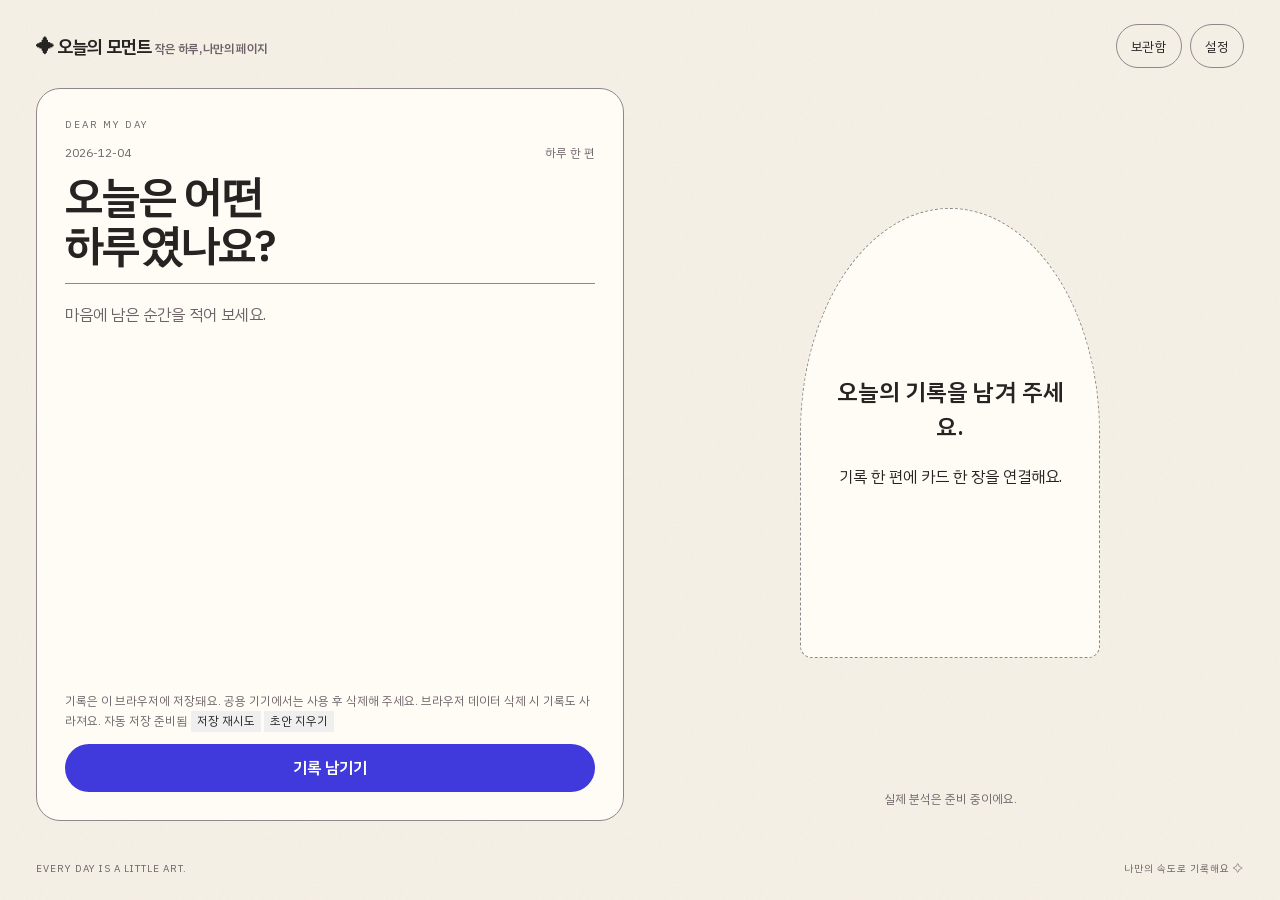
<file: design-lab/diary-flip-v1/index.html>
<!doctype html>
<html lang="ko">
  <head>
    <meta charset="utf-8" />
    <meta name="viewport" content="width=device-width, initial-scale=1" />
    <meta name="theme-color" content="#f5f0e6" />
    <meta name="description" content="오늘의 작은 기록, 나만의 모먼트 카드" />
    <title>오늘의 모먼트</title>
    <script>
      /* Generated. Edit design/tokens/*.json. */
window.CardexDesignThemes = [{"id":"paper","name":"페이퍼 다이어리","description":"종이 질감과 메모지의 따뜻함","light":["#f5f0e6","#fffcf6","#262323","#6e6269","#4039db","#ffffff"],"dark":["#211e25","#302b35","#f6eef6","#c7bbc9","#b8adff","#211e25"]},{"id":"sage","name":"세이지 터치","description":"세이지 색감과 부드러운 표면","light":["#edf2e8","#f8fcf5","#20392b","#526858","#35664c","#ffffff"],"dark":["#18231d","#24362b","#eff8ed","#b7cbb8","#a9d6b8","#18231d"]},{"id":"aurora","name":"리퀴드 오로라","description":"은은한 빛과 반투명 유리","light":["#eef3fc","#ffffff","#202c4c","#586581","#3654b8","#ffffff"],"dark":["#141b30","#242f4a","#f0f4ff","#b8c6df","#b6c5ff","#141b30"]},{"id":"editorial","name":"에디토리얼 모노","description":"절제된 색과 명확한 구분선","light":["#fafaf7","#ffffff","#282828","#62625d","#282828","#ffffff"],"dark":["#191919","#292929","#ecece5","#bdbdb5","#ecece5","#191919"]},{"id":"retro","name":"레트로 플레이","description":"격자와 선명한 테두리의 즐거움","light":["#fff4df","#fffaf0","#32243e","#6d5b73","#7635b5","#ffffff"],"dark":["#251d32","#362943","#fff2df","#d1bbdb","#d7b4ff","#251d32"]}];

/* Display preferences only; runs before the first paint. */
(() => {
  "use strict";
  const themes = Object.freeze(window.CardexDesignThemes.map(Object.freeze));
  const prefix="moment-card:diary-simple-v3:", modeKey=prefix+"color-scheme", themeKey=prefix+"appearance";
  const media=window.matchMedia("(prefers-color-scheme: dark)");
  const validMode=v=>["system","light","dark"].includes(v), validTheme=v=>themes.some(t=>t.id===v);
  const read=k=>{try{return localStorage.getItem(k);}catch{return null;}};
  let preference=validMode(read(modeKey))?read(modeKey):"system", theme=validTheme(read(themeKey))?read(themeKey):"paper";
  function sync(){
    document.querySelectorAll('[name="appearance"]').forEach(c=>c.checked=c.value===theme);
    document.querySelectorAll('[name="color-mode"]').forEach(c=>c.checked=c.value===preference);
    const control=document.getElementById("theme-preference");if(control)control.value=preference;
  }
  function apply(){
    const resolved=preference==="system"?(media.matches?"dark":"light"):preference;
    document.documentElement.dataset.appearance=theme;
    document.documentElement.dataset.theme=resolved;
    document.documentElement.style.colorScheme=resolved;
    document.querySelector('meta[name="theme-color"]')?.setAttribute("content",themes.find(t=>t.id===theme)[resolved][0]);
    sync();window.dispatchEvent(new Event("cardex-theme-change"));
  }
  function persist(k,v){try{localStorage.setItem(k,v);}catch{/* Selection still works for this session. */}}
  function set(v){if(validMode(v)){preference=v;persist(modeKey,v);apply();}}
  function setTheme(v){if(validTheme(v)){theme=v;persist(themeKey,v);apply();}}
  window.CardexTheme=Object.freeze({themes,sync,set,setTheme,getTheme:()=>theme,getPreference:()=>preference,getResolvedMode:()=>document.documentElement.dataset.theme});
  media.addEventListener("change",()=>{if(preference==="system")apply();});
  window.addEventListener("storage",e=>{
    if(e.key===modeKey||e.key===null)preference=validMode(read(modeKey))?read(modeKey):"system";
    if(e.key===themeKey||e.key===null)theme=validTheme(read(themeKey))?read(themeKey):"paper";
    if([modeKey,themeKey,null].includes(e.key))apply();
  });
  document.addEventListener("change",e=>{
    if(e.target.name==="appearance")setTheme(e.target.value);
    if(e.target.name==="color-mode"||e.target.id==="theme-preference")set(e.target.value);
  });
  apply();
})();

    </script>
    <style>
      @font-face{font-family:'IBM Plex Sans KR';font-style:normal;font-display:swap;font-weight:400;src:url([data-uri]) format('woff');unicode-range:U+FF0B;}
@font-face{font-family:'IBM Plex Sans KR';font-style:normal;font-display:swap;font-weight:400;src:url([data-uri]) format('woff');unicode-range:U+25A4,U+25A5,U+25A6,U+25A7;}
@font-face{font-family:'IBM Plex Sans KR';font-style:normal;font-display:swap;font-weight:400;src:url([data-uri]) format('woff');unicode-range:U+2197,U+2260,U+2261,U+2264,U+2265;}
@font-face{font-family:'IBM Plex Sans KR';font-style:normal;font-display:swap;font-weight:400;src:url([data-uri]) format('woff');unicode-range:U+B1;}
@font-face{font-family:'IBM Plex Sans KR';font-style:normal;font-display:swap;font-weight:400;src:url([data-uri]) format('woff');unicode-range:U+2194;}
@font-face{font-family:'IBM Plex Sans KR';font-style:normal;font-display:swap;font-weight:400;src:url([data-uri]) format('woff');unicode-range:U+B311;}
@font-face{font-family:'IBM Plex Sans KR';font-style:normal;font-display:swap;font-weight:400;src:url([data-uri]) format('woff');unicode-range:U+2190,U+24D8,U+25C7;}
@font-face{font-family:'IBM Plex Sans KR';font-style:normal;font-display:swap;font-weight:400;src:url([data-uri]) format('woff');unicode-range:U+B461,U+B9F7;}
@font-face{font-family:'IBM Plex Sans KR';font-style:normal;font-display:swap;font-weight:400;src:url([data-uri]) format('woff');unicode-range:U+C9D9;}
@font-face{font-family:'IBM Plex Sans KR';font-style:normal;font-display:swap;font-weight:400;src:url([data-uri]) format('woff');unicode-range:U+AE0D,U+AFD4,U+B10C,U+B36E,U+BB36,U+D0ED,U+D514;}
@font-face{font-family:'IBM Plex Sans KR';font-style:normal;font-display:swap;font-weight:400;src:url([data-uri]) format('woff');unicode-range:U+24,U+60,U+ACB9,U+ACF1,U+C068,U+C149,U+C22B,U+C62E;}
@font-face{font-family:'IBM Plex Sans KR';font-style:normal;font-display:swap;font-weight:400;src:url([data-uri]) format('woff');unicode-range:U+D7,U+2192,U+315C,U+AF34,U+B2D9,U+BD05,U+C61B,U+CE98,U+D1B1,U+D3B4,U+D69F,U+D758;}
@font-face{font-family:'IBM Plex Sans KR';font-style:normal;font-display:swap;font-weight:400;src:url([data-uri]) format('woff');unicode-range:U+B2A6,U+B82C,U+BC0D,U+C0F7,U+C14B,U+C708,U+C81D,U+D234,U+D575,U+D718;}
@font-face{font-family:'IBM Plex Sans KR';font-style:normal;font-display:swap;font-weight:400;src:url([data-uri]) format('woff');unicode-range:U+3160,U+AC12,U+AC14,U+AC16,U+ADE0,U+AFC8,U+B0B8,U+B6F0,U+B73B,U+B809,U+B864,U+B9BF,U+B9F5,U+BA40,U+BAAC,U+BBC0,U+BC16,U+C228,U+C529,U+C77D,U+CE59,U+D0D0,U+D14D,U+D301,U+D3BC,U+D640,U+D750;}
@font-face{font-family:'IBM Plex Sans KR';font-style:normal;font-display:swap;font-weight:400;src:url([data-uri]) format('woff');unicode-range:U+5E,U+314E,U+AC24,U+ACE1,U+B155,U+B410,U+B458,U+B4DD,U+B7B5,U+B840,U+B86F,U+B960,U+BC1D,U+BCA8,U+BE48,U+BE5B,U+C140,U+C2F1,U+C554,U+C65C,U+C728,U+CC30,U+CEEC,U+CF13,U+D134,U+D2BC,U+D329,U+D3F4;}
@font-face{font-family:'IBM Plex Sans KR';font-style:normal;font-display:swap;font-weight:400;src:url([data-uri]) format('woff');unicode-range:U+3C,U+3D,U+314B,U+ACF3,U+AE34,U+AFB8,U+B05D,U+B118,U+B378,U+B4A4,U+B7FD,U+BA3C,U+BC94,U+BE4C,U+C2AC,U+C55E,U+C5B5,U+C654,U+C6F9,U+C751,U+C874,U+C9F8,U+CCA8,U+CCAB,U+CCD0,U+CE21,U+CE35,U+CE90,U+CEE8,U+CEF4,U+D070,U+D15C,U+D1A1,U+D3ED,U+D508,U+D53D,U+D68D,U+D6A8;}
@font-face{font-family:'IBM Plex Sans KR';font-style:normal;font-display:swap;font-weight:400;src:url([data-uri]) format('woff');unicode-range:U+23,U+25,U+5F,U+ACAC,U+ACE8,U+ADC0,U+ADDC,U+B2F5,U+B3C5,U+B3CC,U+B429,U+B530,U+B77D,U+B79C,U+B7A8,U+B7C9,U+B7F0,U+B7FC,U+B828,U+B860,U+B9AD,U+B9C9,U+B9DE,U+BA38,U+BABB,U+BCA4,U+BCD1,U+C0AD,U+C0B4,U+C190,U+C220,U+C2B9,U+C545,U+C558,U+C5D4,U+C644,U+C6C0,U+C6C3,U+C798,U+C811,U+C838,U+C871,U+C904,U+C9DC,U+CC38,U+CC44,U+CD1D,U+CD95,U+CDA9,U+CF00,U+CF58,U+D328,U+D37C,U+D3F0,U+D551,U+D5A5,U+D5C8,U+D5D8,U+D63C,U+D669,U+D76C;}
@font-face{font-family:'IBM Plex Sans KR';font-style:normal;font-display:swap;font-weight:400;src:url([data-uri]) format('woff');unicode-range:U+26,U+2B,U+3E,U+40,U+7E,U+AC01,U+AC19,U+AC1D,U+ACA9,U+ACB0,U+AE38,U+AE40,U+AED8,U+B09C,U+B0A0,U+B108,U+B204,U+B298,U+B2D8,U+B2EB,U+B2EC,U+B450,U+B4E0,U+B54C,U+B610,U+B8E8,U+B958,U+B974,U+B984,U+B9B0,U+B9BC,U+B9BD,U+BA70,U+BBFC,U+BC0F,U+BC15,U+BC31,U+BC95,U+BCC0,U+BCC4,U+BD88,U+C0C8,U+C11D,U+C13C,U+C158,U+C18D,U+C1A1,U+C21C,U+C4F0,U+C54A,U+C560,U+C5B8,U+C5C8,U+C5F4,U+C628,U+C62C,U+C678,U+C6CC,U+C808,U+C810,U+C885,U+C88B,U+C900,U+C99D,U+CC3E,U+CC45,U+CD08,U+CEE4,U+D074,U+D0A4,U+D0DD,U+D2B9,U+D3B8,U+D3C9,U+D544,U+D559,U+D56D,U+D588,U+D615,U+D655,U+D658,U+D65C;}
@font-face{font-family:'IBM Plex Sans KR';font-style:normal;font-display:swap;font-weight:400;src:url([data-uri]) format('woff');unicode-range:U+48,U+7C,U+AC10,U+AC15,U+AC74,U+AC80,U+AC83,U+ACC4,U+AD50,U+AD6D,U+ADFC,U+AE00,U+AE08,U+AE4C,U+B0A8,U+B124,U+B144,U+B178,U+B274,U+B2A5,U+B2E8,U+B2F9,U+B354,U+B370,U+B418,U+B41C,U+B4F1,U+B514,U+B798,U+B808,U+B824,U+B825,U+B8CC,U+B978,U+B9D0,U+B9E4,U+BAA9,U+BC18,U+BC1C,U+BC30,U+BC84,U+BCF5,U+BCF8,U+BD84,U+BE0C,U+BE14,U+C0B0,U+C0C9,U+C0DD,U+C124,U+C2DD,U+C2E4,U+C2EC,U+C54C,U+C57C,U+C57D,U+C591,U+C5C5,U+C5C6,U+C5ED,U+C608,U+C640,U+C6D4,U+C784,U+C7AC,U+C800,U+C801,U+C9C1,U+C9D1,U+CC28,U+CC98,U+CCAD,U+CD5C,U+CD94,U+CD9C,U+CE68,U+CF54,U+D0DC,U+D14C,U+D1A0,U+D1B5,U+D2F0,U+D30C,U+D398,U+D45C,U+D560,U+D568,U+D589,U+D604,U+D6C4,U+D788;}
@font-face{font-family:'IBM Plex Sans KR';font-style:normal;font-display:swap;font-weight:400;src:url([data-uri]) format('woff');unicode-range:U+39,U+49,U+4D,U+4E,U+AC04,U+AC1C,U+AC70,U+AC8C,U+ACBD,U+ACF5,U+ACFC,U+AD00,U+AD6C,U+ADF8,U+B098,U+B0B4,U+B294,U+B2C8,U+B300,U+B3C4,U+B3D9,U+B4DC,U+B4E4,U+B77C,U+B7EC,U+B85D,U+B97C,U+B9C8,U+B9CC,U+BA54,U+BA74,U+BA85,U+BAA8,U+BB38,U+BBF8,U+BC14,U+BC29,U+BC88,U+BCF4,U+BD80,U+BE44,U+C0C1,U+C11C,U+C120,U+C131,U+C138,U+C18C,U+C218,U+C2B5,U+C2E0,U+C544,U+C548,U+C5B4,U+C5D0,U+C5EC,U+C5F0,U+C601,U+C624,U+C694,U+C6A9,U+C6B0,U+C6B4,U+C6D0,U+C704,U+C720,U+C73C,U+C740,U+C744,U+C74C,U+C758,U+C77C,U+C785,U+C788,U+C790,U+C791,U+C7A5,U+C804,U+C815,U+C81C,U+C870,U+C8FC,U+C911,U+C9C4,U+CCB4,U+CE58,U+CE74,U+D06C,U+D0C0,U+D130,U+D2B8,U+D3EC,U+D504,U+D55C,U+D569,U+D574,U+D638,U+D654,U+D68C;}
@font-face{font-family:'IBM Plex Sans KR';font-style:normal;font-display:swap;font-weight:400;src:url([data-uri]) format('woff');unicode-range:U+20,U+21,U+22,U+27,U+28,U+29,U+2A,U+2C,U+2D,U+2E,U+2F,U+30,U+31,U+32,U+33,U+34,U+35,U+36,U+37,U+38,U+3A,U+3B,U+3F,U+41,U+42,U+43,U+44,U+45,U+46,U+47,U+4A,U+4B,U+4C,U+4F,U+50,U+51,U+52,U+53,U+54,U+55,U+56,U+57,U+58,U+59,U+5A,U+5B,U+5C,U+5D,U+61,U+62,U+63,U+64,U+65,U+66,U+67,U+68,U+69,U+6A,U+6B,U+6C,U+6D,U+6E,U+6F,U+70,U+71,U+72,U+73,U+74,U+75,U+76,U+77,U+78,U+79,U+7A,U+7B,U+7D,U+B7,U+2013,U+2014,U+201C,U+201D,U+AC00,U+ACE0,U+AE30,U+B2E4,U+B85C,U+B9AC,U+C0AC,U+C2A4,U+C2DC,U+C774,U+C778,U+C9C0,U+D558;}
@font-face{font-family:'IBM Plex Sans KR';font-style:normal;font-display:swap;font-weight:400;src:url([data-uri]) format('woff');unicode-range:U+20,U+21,U+22,U+23,U+24,U+25,U+26,U+27,U+28,U+29,U+2A,U+2B,U+2C,U+2D,U+2E,U+2F,U+30,U+31,U+32,U+33,U+34,U+35,U+36,U+37,U+38,U+39,U+3A,U+3B,U+3C,U+3D,U+3E,U+3F,U+40,U+41,U+42,U+43,U+44,U+45,U+46,U+47,U+48,U+49,U+4A,U+4B,U+4C,U+4D,U+4E,U+4F,U+50,U+51,U+52,U+53,U+54,U+55,U+56,U+57,U+58,U+59,U+5A,U+5B,U+5C,U+5D,U+5E,U+5F,U+60,U+61,U+62,U+63,U+64,U+65,U+66,U+67,U+68,U+69,U+6A,U+6B,U+6C,U+6D,U+6E,U+6F,U+70,U+71,U+72,U+73,U+74,U+75,U+76,U+77,U+78,U+79,U+7A,U+7B,U+7C,U+7D,U+7E,U+B1,U+B7,U+D7,U+2013,U+2014,U+201C,U+201D,U+2212;}
@font-face{font-family:'IBM Plex Sans KR';font-style:normal;font-display:swap;font-weight:600;src:url([data-uri]) format('woff');unicode-range:U+FF0B;}
@font-face{font-family:'IBM Plex Sans KR';font-style:normal;font-display:swap;font-weight:600;src:url([data-uri]) format('woff');unicode-range:U+25A4,U+25A5,U+25A6,U+25A7;}
@font-face{font-family:'IBM Plex Sans KR';font-style:normal;font-display:swap;font-weight:600;src:url([data-uri]) format('woff');unicode-range:U+2197,U+2260,U+2261,U+2264,U+2265;}
@font-face{font-family:'IBM Plex Sans KR';font-style:normal;font-display:swap;font-weight:600;src:url([data-uri]) format('woff');unicode-range:U+B1;}
@font-face{font-family:'IBM Plex Sans KR';font-style:normal;font-display:swap;font-weight:600;src:url([data-uri]) format('woff');unicode-range:U+2194;}
@font-face{font-family:'IBM Plex Sans KR';font-style:normal;font-display:swap;font-weight:600;src:url([data-uri]) format('woff');unicode-range:U+B311;}
@font-face{font-family:'IBM Plex Sans KR';font-style:normal;font-display:swap;font-weight:600;src:url([data-uri]) format('woff');unicode-range:U+2190,U+24D8,U+25C7;}
@font-face{font-family:'IBM Plex Sans KR';font-style:normal;font-display:swap;font-weight:600;src:url([data-uri]) format('woff');unicode-range:U+B461,U+B9F7;}
@font-face{font-family:'IBM Plex Sans KR';font-style:normal;font-display:swap;font-weight:600;src:url([data-uri]) format('woff');unicode-range:U+C9D9;}
@font-face{font-family:'IBM Plex Sans KR';font-style:normal;font-display:swap;font-weight:600;src:url([data-uri]) format('woff');unicode-range:U+AE0D,U+AFD4,U+B10C,U+B36E,U+BB36,U+D0ED,U+D514;}
@font-face{font-family:'IBM Plex Sans KR';font-style:normal;font-display:swap;font-weight:600;src:url([data-uri]) format('woff');unicode-range:U+24,U+60,U+ACB9,U+ACF1,U+C068,U+C149,U+C22B,U+C62E;}
@font-face{font-family:'IBM Plex Sans KR';font-style:normal;font-display:swap;font-weight:600;src:url([data-uri]) format('woff');unicode-range:U+D7,U+2192,U+315C,U+AF34,U+B2D9,U+BD05,U+C61B,U+CE98,U+D1B1,U+D3B4,U+D69F,U+D758;}
@font-face{font-family:'IBM Plex Sans KR';font-style:normal;font-display:swap;font-weight:600;src:url([data-uri]) format('woff');unicode-range:U+B2A6,U+B82C,U+BC0D,U+C0F7,U+C14B,U+C708,U+C81D,U+D234,U+D575,U+D718;}
@font-face{font-family:'IBM Plex Sans KR';font-style:normal;font-display:swap;font-weight:600;src:url([data-uri]) format('woff');unicode-range:U+3160,U+AC12,U+AC14,U+AC16,U+ADE0,U+AFC8,U+B0B8,U+B6F0,U+B73B,U+B809,U+B864,U+B9BF,U+B9F5,U+BA40,U+BAAC,U+BBC0,U+BC16,U+C228,U+C529,U+C77D,U+CE59,U+D0D0,U+D14D,U+D301,U+D3BC,U+D640,U+D750;}
@font-face{font-family:'IBM Plex Sans KR';font-style:normal;font-display:swap;font-weight:600;src:url([data-uri]) format('woff');unicode-range:U+5E,U+314E,U+AC24,U+ACE1,U+B155,U+B410,U+B458,U+B4DD,U+B7B5,U+B840,U+B86F,U+B960,U+BC1D,U+BCA8,U+BE48,U+BE5B,U+C140,U+C2F1,U+C554,U+C65C,U+C728,U+CC30,U+CEEC,U+CF13,U+D134,U+D2BC,U+D329,U+D3F4;}
@font-face{font-family:'IBM Plex Sans KR';font-style:normal;font-display:swap;font-weight:600;src:url([data-uri]) format('woff');unicode-range:U+3C,U+3D,U+314B,U+ACF3,U+AE34,U+AFB8,U+B05D,U+B118,U+B378,U+B4A4,U+B7FD,U+BA3C,U+BC94,U+BE4C,U+C2AC,U+C55E,U+C5B5,U+C654,U+C6F9,U+C751,U+C874,U+C9F8,U+CCA8,U+CCAB,U+CCD0,U+CE21,U+CE35,U+CE90,U+CEE8,U+CEF4,U+D070,U+D15C,U+D1A1,U+D3ED,U+D508,U+D53D,U+D68D,U+D6A8;}
@font-face{font-family:'IBM Plex Sans KR';font-style:normal;font-display:swap;font-weight:600;src:url([data-uri]) format('woff');unicode-range:U+23,U+25,U+5F,U+ACAC,U+ACE8,U+ADC0,U+ADDC,U+B2F5,U+B3C5,U+B3CC,U+B429,U+B530,U+B77D,U+B79C,U+B7A8,U+B7C9,U+B7F0,U+B7FC,U+B828,U+B860,U+B9AD,U+B9C9,U+B9DE,U+BA38,U+BABB,U+BCA4,U+BCD1,U+C0AD,U+C0B4,U+C190,U+C220,U+C2B9,U+C545,U+C558,U+C5D4,U+C644,U+C6C0,U+C6C3,U+C798,U+C811,U+C838,U+C871,U+C904,U+C9DC,U+CC38,U+CC44,U+CD1D,U+CD95,U+CDA9,U+CF00,U+CF58,U+D328,U+D37C,U+D3F0,U+D551,U+D5A5,U+D5C8,U+D5D8,U+D63C,U+D669,U+D76C;}
@font-face{font-family:'IBM Plex Sans KR';font-style:normal;font-display:swap;font-weight:600;src:url([data-uri]) format('woff');unicode-range:U+26,U+2B,U+3E,U+40,U+7E,U+AC01,U+AC19,U+AC1D,U+ACA9,U+ACB0,U+AE38,U+AE40,U+AED8,U+B09C,U+B0A0,U+B108,U+B204,U+B298,U+B2D8,U+B2EB,U+B2EC,U+B450,U+B4E0,U+B54C,U+B610,U+B8E8,U+B958,U+B974,U+B984,U+B9B0,U+B9BC,U+B9BD,U+BA70,U+BBFC,U+BC0F,U+BC15,U+BC31,U+BC95,U+BCC0,U+BCC4,U+BD88,U+C0C8,U+C11D,U+C13C,U+C158,U+C18D,U+C1A1,U+C21C,U+C4F0,U+C54A,U+C560,U+C5B8,U+C5C8,U+C5F4,U+C628,U+C62C,U+C678,U+C6CC,U+C808,U+C810,U+C885,U+C88B,U+C900,U+C99D,U+CC3E,U+CC45,U+CD08,U+CEE4,U+D074,U+D0A4,U+D0DD,U+D2B9,U+D3B8,U+D3C9,U+D544,U+D559,U+D56D,U+D588,U+D615,U+D655,U+D658,U+D65C;}
@font-face{font-family:'IBM Plex Sans KR';font-style:normal;font-display:swap;font-weight:600;src:url([data-uri]) format('woff');unicode-range:U+48,U+7C,U+AC10,U+AC15,U+AC74,U+AC80,U+AC83,U+ACC4,U+AD50,U+AD6D,U+ADFC,U+AE00,U+AE08,U+AE4C,U+B0A8,U+B124,U+B144,U+B178,U+B274,U+B2A5,U+B2E8,U+B2F9,U+B354,U+B370,U+B418,U+B41C,U+B4F1,U+B514,U+B798,U+B808,U+B824,U+B825,U+B8CC,U+B978,U+B9D0,U+B9E4,U+BAA9,U+BC18,U+BC1C,U+BC30,U+BC84,U+BCF5,U+BCF8,U+BD84,U+BE0C,U+BE14,U+C0B0,U+C0C9,U+C0DD,U+C124,U+C2DD,U+C2E4,U+C2EC,U+C54C,U+C57C,U+C57D,U+C591,U+C5C5,U+C5C6,U+C5ED,U+C608,U+C640,U+C6D4,U+C784,U+C7AC,U+C800,U+C801,U+C9C1,U+C9D1,U+CC28,U+CC98,U+CCAD,U+CD5C,U+CD94,U+CD9C,U+CE68,U+CF54,U+D0DC,U+D14C,U+D1A0,U+D1B5,U+D2F0,U+D30C,U+D398,U+D45C,U+D560,U+D568,U+D589,U+D604,U+D6C4,U+D788;}
@font-face{font-family:'IBM Plex Sans KR';font-style:normal;font-display:swap;font-weight:600;src:url([data-uri]) format('woff');unicode-range:U+39,U+49,U+4D,U+4E,U+AC04,U+AC1C,U+AC70,U+AC8C,U+ACBD,U+ACF5,U+ACFC,U+AD00,U+AD6C,U+ADF8,U+B098,U+B0B4,U+B294,U+B2C8,U+B300,U+B3C4,U+B3D9,U+B4DC,U+B4E4,U+B77C,U+B7EC,U+B85D,U+B97C,U+B9C8,U+B9CC,U+BA54,U+BA74,U+BA85,U+BAA8,U+BB38,U+BBF8,U+BC14,U+BC29,U+BC88,U+BCF4,U+BD80,U+BE44,U+C0C1,U+C11C,U+C120,U+C131,U+C138,U+C18C,U+C218,U+C2B5,U+C2E0,U+C544,U+C548,U+C5B4,U+C5D0,U+C5EC,U+C5F0,U+C601,U+C624,U+C694,U+C6A9,U+C6B0,U+C6B4,U+C6D0,U+C704,U+C720,U+C73C,U+C740,U+C744,U+C74C,U+C758,U+C77C,U+C785,U+C788,U+C790,U+C791,U+C7A5,U+C804,U+C815,U+C81C,U+C870,U+C8FC,U+C911,U+C9C4,U+CCB4,U+CE58,U+CE74,U+D06C,U+D0C0,U+D130,U+D2B8,U+D3EC,U+D504,U+D55C,U+D569,U+D574,U+D638,U+D654,U+D68C;}
@font-face{font-family:'IBM Plex Sans KR';font-style:normal;font-display:swap;font-weight:600;src:url([data-uri]) format('woff');unicode-range:U+20,U+21,U+22,U+27,U+28,U+29,U+2A,U+2C,U+2D,U+2E,U+2F,U+30,U+31,U+32,U+33,U+34,U+35,U+36,U+37,U+38,U+3A,U+3B,U+3F,U+41,U+42,U+43,U+44,U+45,U+46,U+47,U+4A,U+4B,U+4C,U+4F,U+50,U+51,U+52,U+53,U+54,U+55,U+56,U+57,U+58,U+59,U+5A,U+5B,U+5C,U+5D,U+61,U+62,U+63,U+64,U+65,U+66,U+67,U+68,U+69,U+6A,U+6B,U+6C,U+6D,U+6E,U+6F,U+70,U+71,U+72,U+73,U+74,U+75,U+76,U+77,U+78,U+79,U+7A,U+7B,U+7D,U+B7,U+2013,U+2014,U+201C,U+201D,U+AC00,U+ACE0,U+AE30,U+B2E4,U+B85C,U+B9AC,U+C0AC,U+C2A4,U+C2DC,U+C774,U+C778,U+C9C0,U+D558;}
@font-face{font-family:'IBM Plex Sans KR';font-style:normal;font-display:swap;font-weight:600;src:url([data-uri]) format('woff');unicode-range:U+20,U+21,U+22,U+23,U+24,U+25,U+26,U+27,U+28,U+29,U+2A,U+2B,U+2C,U+2D,U+2E,U+2F,U+30,U+31,U+32,U+33,U+34,U+35,U+36,U+37,U+38,U+39,U+3A,U+3B,U+3C,U+3D,U+3E,U+3F,U+40,U+41,U+42,U+43,U+44,U+45,U+46,U+47,U+48,U+49,U+4A,U+4B,U+4C,U+4D,U+4E,U+4F,U+50,U+51,U+52,U+53,U+54,U+55,U+56,U+57,U+58,U+59,U+5A,U+5B,U+5C,U+5D,U+5E,U+5F,U+60,U+61,U+62,U+63,U+64,U+65,U+66,U+67,U+68,U+69,U+6A,U+6B,U+6C,U+6D,U+6E,U+6F,U+70,U+71,U+72,U+73,U+74,U+75,U+76,U+77,U+78,U+79,U+7A,U+7B,U+7C,U+7D,U+7E,U+B1,U+B7,U+D7,U+2013,U+2014,U+201C,U+201D,U+2212;}
:root {
  --paper: #f5f0e6;
  --ink: #262323;
  --blue: #4039db;
  --muted: #756d70;
  font-family: "IBM Plex Sans KR", sans-serif;
  color: var(--ink);
  background: var(--paper);
}
* {
  box-sizing: border-box;
}
body {
  margin: 0;
}
button,
textarea,
input {
  font: inherit;
}
button {
  cursor: pointer;
  border: 0;
}
button:focus-visible,
input:focus-visible,
textarea:focus-visible {
  outline: 3px solid var(--blue);
  outline-offset: 3px;
}
button:disabled {
  opacity: 0.5;
  cursor: wait;
}
.sr-only {
  position: absolute;
  width: 1px;
  height: 1px;
  overflow: hidden;
  clip-path: inset(50%);
}
.shell {
  height: var(--app-height, 100dvh);
  max-width: var(--layout-shell-max);
  margin: auto;
  padding: var(--shell-padding-block) var(--shell-padding-inline);
  display: grid;
  grid-template-rows: auto minmax(0, 1fr) auto;
  gap: 20px;
  background-image: url("data:image/svg+xml,%3Csvg xmlns='http://www.w3.org/2000/svg' width='180' height='180'%3E%3Cfilter id='n'%3E%3CfeTurbulence baseFrequency='.8' numOctaves='3' stitchTiles='stitch'/%3E%3C/filter%3E%3Cpath fill='%23866' opacity='.04' filter='url(%23n)' d='M0 0h180v180H0z'/%3E%3C/svg%3E");
}
header,
footer,
.row {
  display: flex;
  align-items: center;
  justify-content: space-between;
  gap: 12px;
}
header .brand {
  font-size: 18px;
  font-weight: 600;
  letter-spacing: -0.7px;
}
header small,
.muted {
  color: var(--muted);
  font-size: 12px;
}
.icons {
  display: flex;
  gap: 8px;
}
.icon,
.quiet {
  background: transparent;
  color: var(--ink);
  min-height: 44px;
  padding: 10px 14px;
  border: 1px solid var(--line);
  border-radius: 30px;
}
.icon {
  font-size: 13px;
}
.workspace {
  min-height: 0;
  display: grid;
  grid-template-columns: 1fr 1fr;
  gap: var(--workspace-gap);
}
.editor,
.panel {
  min-height: 0;
  display: flex;
  flex-direction: column;
  gap: 12px;
  border: 1px solid var(--line);
  border-radius: var(--panel-radius);
  padding: var(--panel-padding);
  background: var(--surface);
}
.eyebrow {
  font-size: 10px;
  letter-spacing: 2px;
  color: var(--muted);
}
h1 {
  font-size: clamp(26px, 3.4vw, 44px);
  line-height: 1.12;
  letter-spacing: -2px;
  margin: 0;
}
h2 {
  margin: 0;
  font-size: 23px;
}
p {
  margin: 0;
  line-height: 1.6;
}
.editor textarea {
  flex: 1;
  min-height: 48px;
  resize: none;
  border: 0;
  border-top: 1px solid var(--line);
  background: transparent;
  padding: 16px 0;
  color: var(--ink);
  font-size: 16px;
  line-height: 1.9;
  outline-offset: 0;
}
.primary {
  background: var(--blue);
  color: var(--on-accent);
  min-height: 46px;
  border-radius: 30px;
  padding: 12px 24px;
  font-weight: 600;
}
.status {
  font-size: 12px;
  color: var(--muted);
  min-height: 20px;
}
.error {
  color: var(--error);
}
.card-area {
  min-height: 0;
  display: flex;
  flex-direction: column;
  align-items: center;
  justify-content: center;
  gap: 12px;
}
.card-box {
  min-height: 0;
  flex: 1;
  width: 100%;
  display: flex;
  align-items: center;
  justify-content: center;
}
.art-card {
  display: block;
  max-width: 100%;
  max-height: 100%;
  width: auto;
  height: auto;
  aspect-ratio: 2/3;
  filter: drop-shadow(0 12px 14px #38215a20);
  border-radius: 10px;
}
.card-area .caption {
  font-size: 12px;
  text-align: center;
}
.card-actions {
  display: flex;
  gap: 8px;
}
.mobile-only {
  display: none;
}
.panel {
  grid-column: 1/-1;
  max-width: 760px;
  width: 100%;
  justify-self: center;
}
.panel-body {
  flex: 1;
  min-height: 0;
  display: flex;
  flex-direction: column;
  gap: 12px;
}
.entry-list {
  display: flex;
  flex-direction: column;
  gap: 8px;
  min-height: 0;
  flex: 1;
}
.entry {
  background: var(--tint);
  border-radius: 16px;
  text-align: left;
  padding: 12px 16px;
  min-height: 54px;
  display: flex;
  justify-content: space-between;
  gap: 8px;
  align-items: center;
}
.entry span {
  overflow: hidden;
  text-overflow: ellipsis;
  white-space: nowrap;
  min-width: 0;
}
.entry small {
  flex-shrink: 0;
  color: var(--muted);
}
.settings-option {
  padding: 14px;
  border: 1px solid var(--line);
  border-radius: 16px;
  display: flex;
  gap: 10px;
  align-items: center;
}
.read-text {
  white-space: pre-wrap;
  overflow: auto;
  flex: 1;
  min-height: 0;
  font-size: 16px;
  line-height: 1.8;
}
.danger {
  color: var(--error);
}
.pagination {
  display: flex;
  gap: 12px;
  align-items: center;
  justify-content: center;
}
footer {
  font-size: 10px;
  color: var(--muted);
  letter-spacing: 1px;
}
.empty-card {
  border: 1px dashed var(--line);
  border-radius: 50% 50% 12px 12px;
  width: min(100%, 300px);
  padding: 32px 22px;
  text-align: center;
  background: var(--surface);
  display: flex;
  flex-direction: column;
  justify-content: center;
  gap: 20px;
  aspect-ratio: 2/3;
  max-height: 100%;
}
.empty-card .spark {
  font-size: 52px;
  color: var(--blue);
}
@media (max-width: 959px) {
  .shell {
    padding: 16px;
    gap: 12px;
  }
  .workspace {
    grid-template-columns: 1fr;
    gap: 0;
  }
  .editor,
  .panel {
    padding: 20px;
    gap: 10px;
  }
  h1 {
    font-size: 30px;
  }
  .card-area {
    display: none;
  }
  .workspace.show-card .editor {
    display: none;
  }
  .workspace.show-card .card-area {
    display: flex;
  }
  .mobile-only {
    display: inline-block;
  }
  .panel {
    max-width: none;
  }
  .brand small {
    display: none;
  }
  footer span:last-child {
    display: none;
  }
  .entry {
    padding: 10px 12px;
  }
  .panel .row {
    flex-wrap: wrap;
  }
}
@media (max-height: 650px) {
  .shell {
    padding: 10px 14px;
    gap: 8px;
  }
  .editor,
  .panel {
    padding: 14px;
    gap: 8px;
  }
  header .brand {
    font-size: 15px;
  }
  .icon {
    padding: 8px;
    min-height: 40px;
  }
  h1 {
    font-size: 25px;
  }
  .editor textarea {
    padding: 8px 0;
    line-height: 1.6;
  }
  .eyebrow,
  footer {
    display: none;
  }
  .primary {
    min-height: 42px;
    padding: 10px 18px;
  }
  .entry {
    min-height: 40px;
    padding: 8px 12px;
  }
  .empty-card {
    padding: 12px;
    gap: 10px;
  }
  .empty-card .spark {
    font-size: 28px;
  }
  .caption {
    display: none;
  }
}

.workspace > * {
  min-width: 0;
}
.entry-list,
.entry {
  min-width: 0;
  max-width: 100%;
}
.sr-only {
  top: 0;
  left: 0;
}

.archive-tabs,
.stats-tabs {
  display: flex;
  gap: 6px;
}
.archive-tabs button,
.stats-tabs button {
  flex: 1;
  min-height: 40px;
  padding: 8px;
  border-radius: 14px;
  background: var(--tint);
  color: var(--ink);
}
.archive-tabs button[aria-pressed="true"],
.stats-tabs button[aria-pressed="true"] {
  background: var(--blue);
  color: var(--on-accent);
}
.month-controls {
  display: flex;
  align-items: center;
  justify-content: space-between;
}
.month-controls .quiet {
  min-height: 36px;
  padding: 4px 16px;
}
.graph-space {
  flex: 1;
  min-height: 0;
  display: flex;
  flex-direction: column;
  justify-content: center;
}
.stats-chart {
  width: 100%;
  min-height: 0;
  max-height: 100%;
  flex: 1;
  font: 13px sans-serif;
  overflow: visible;
}
.stats-legend {
  display: flex;
  justify-content: center;
  gap: 18px;
  font-size: 13px;
}
.stats-summary {
  font-size: 14px;
}
.stats-summary small {
  color: var(--muted);
}
.stats-detail {
  display: flex;
  align-items: center;
  flex-wrap: wrap;
  gap: 8px;
  font-size: 12px;
}
.stats-detail select {
  max-width: 145px;
  min-height: 38px;
  background: var(--paper);
  border: 1px solid var(--line);
  border-radius: 10px;
  color: var(--ink);
}
.stats-detail p {
  flex-basis: 100%;
}
.stats-detail .quiet {
  min-height: 38px;
  padding: 6px 12px;
}
.distribution {
  display: flex;
  flex-direction: column;
  justify-content: space-evenly;
  height: 100%;
  min-height: 0;
  gap: 4px;
}
.distribution-row {
  display: grid;
  grid-template-columns: 40px 1fr 52px;
  gap: 8px;
  align-items: center;
  font-size: 13px;
}
.distribution-row > div {
  height: 10px;
  background: var(--line);
  border-radius: 8px;
}
.distribution-row i {
  display: block;
  height: 100%;
  border-radius: 8px;
}
.stats-empty {
  margin: auto;
  color: var(--muted);
}
@media (max-height: 650px) {
  .archive-panel {
    gap: 5px;
  }
  .archive-tabs button,
  .stats-tabs button {
    min-height: 32px;
    padding: 5px;
    font-size: 12px;
  }
  .archive-panel h2 {
    font-size: 20px;
  }
  .stats-summary {
    font-size: 12px;
  }
  .stats-legend {
    font-size: 11px;
  }
  .stats-detail {
    gap: 4px;
  }
  .archive-panel .muted {
    font-size: 11px;
  }
}

@media (max-width: 959px) {
  .stats-chart text {
    font-size: 28px;
  }
}

.catalog-grid {
  display: grid;
  grid-template-columns: repeat(3, minmax(0, 1fr));
  gap: 10px;
  min-height: 0;
  flex: 1;
  align-items: center;
}
.catalog-grid button {
  aspect-ratio: 2/3;
  max-height: 230px;
  background: var(--tint);
  border: 1px solid var(--line);
  border-radius: 14px;
  display: flex;
  flex-direction: column;
  align-items: center;
  justify-content: center;
  gap: 10px;
}
.character-placeholder {
  font-size: 40px;
}
.catalog-grid button[aria-pressed="true"] {
  outline: 3px solid var(--blue);
}
.record-layout {
  display: grid;
  grid-template-columns: 1fr 1fr;
  gap: 20px;
  flex: 1;
  min-height: 0;
}
.record-copy {
  display: flex;
  flex-direction: column;
  gap: 12px;
  min-height: 0;
  min-width: 0;
}
.record-panel {
  max-width: 1000px;
}
.record-layout .card-area {
  display: flex;
}
.record-layout .card-box {
  min-height: 0;
}
.record-layout .art-card {
  max-height: 100%;
  max-width: 100%;
}
#catalog-type {
  min-height: 40px;
  font: inherit;
}
.archive-tabs button {
  font-size: 12px;
}
.record-panel > nav {
  flex-shrink: 0;
}
@media (max-width: 959px) {
  .record-layout {
    grid-template-columns: 1fr;
  }
  .record-layout .card-area {
    display: none;
  }
  .record-layout.show-record-card .card-area {
    display: flex;
  }
  .record-layout.show-record-card .record-copy {
    display: none;
  }
  .catalog-grid button {
    gap: 4px;
  }
  .character-placeholder {
    font-size: 30px;
  }
}

/* Material treatments preserve the shared layout and readable writing surface. */
input,select,textarea,button{accent-color:var(--blue)}
select{background:var(--surface);color:var(--ink);border:1px solid var(--line);border-radius:8px;padding:6px}
textarea::placeholder{color:var(--muted);opacity:1}
button{color:var(--ink)}
.stats-chart text{fill:var(--muted)}
.settings-panel .panel-body{overflow-y:auto;overscroll-behavior:contain;padding:4px;scrollbar-gutter:stable}
.settings-panel .panel-body>*{flex-shrink:0}
.settings-panel fieldset{border:0;padding:0;margin:0;min-width:0}
.settings-panel legend{font-weight:600;margin-bottom:10px}
.theme-grid{display:grid;grid-template-columns:repeat(3,minmax(0,1fr));gap:10px}
.theme-option{position:relative;display:flex;flex-direction:column;gap:6px;border:1px solid var(--line);border-radius:14px;padding:10px;cursor:pointer;min-width:0}
.theme-option:has(input:checked){outline:2px solid var(--blue);outline-offset:1px}
.theme-option input{position:absolute;top:14px;right:14px;width:18px;height:18px}
.theme-option strong{font-size:13px}.theme-option small{font-size:12px;color:var(--muted)}
.theme-preview{height:62px;border-radius:8px;background:var(--paper);color:var(--ink);padding:12px;font-size:12px;border:1px solid var(--line)}
.theme-preview span{display:block;width:60%;height:8px;background:var(--blue);margin-top:10px;border-radius:4px}
.mode-options{display:flex;gap:12px;flex-wrap:wrap}.mode-options label{min-height:44px;display:flex;align-items:center;gap:6px}
html:not([data-appearance="paper"]) .shell{background-image:none}
html[data-appearance="sage"] :is(.panel,.editor){border-radius:30px;box-shadow:0 6px 20px #10251a12}
html[data-appearance="aurora"] .shell{background-image:radial-gradient(ellipse at top right,#948cff22,transparent 65%)}
html[data-appearance="aurora"] .icon{background:var(--surface)}
@supports(backdrop-filter:blur(8px)){html[data-appearance="aurora"] .icon{background:color-mix(in srgb,var(--surface) 85%,transparent);backdrop-filter:blur(8px)}}
html[data-appearance="editorial"] :is(.panel,.editor,.quiet,.primary,.icon,.entry){border-radius:3px;box-shadow:none}
html[data-appearance="editorial"] h1{letter-spacing:-1px;font-weight:500}
html[data-appearance="editorial"] .art-card{border-radius:0;filter:none}
html[data-appearance="sage"] .art-card{border-radius:24px}
html[data-appearance="retro"] .shell{background-image:linear-gradient(#9773aa15 1px,transparent 1px),linear-gradient(90deg,#9773aa15 1px,transparent 1px);background-size:24px 24px}
html[data-appearance="retro"] :is(.panel,.editor,.primary,.quiet){border:2px solid var(--ink);border-radius:8px;box-shadow:3px 3px 0 var(--ink)}
@media(max-width:959px){.theme-grid{grid-template-columns:1fr}.theme-option{padding:12px}.theme-preview{height:50px}}
@media(prefers-reduced-motion:reduce){*,*::before,*::after{animation:none!important;transition:none!important;scroll-behavior:auto!important}}
@media(forced-colors:active){.theme-option:has(input:checked){outline:3px solid Highlight}}

/* Generated by tools/build-tokens.mjs. Edit design/tokens/*.json. */
:root{--space-2:2px;--space-3:3px;--space-4:4px;--space-6:6px;--space-8:8px;--space-10:10px;--space-12:12px;--space-14:14px;--space-16:16px;--space-20:20px;--space-24:24px;--space-28:28px;--space-32:32px;--space-36:36px;--space-48:48px;--radius-3:3px;--radius-8:8px;--radius-14:14px;--radius-16:16px;--radius-24:24px;--radius-30:30px;--font-size-10:10px;--font-size-12:12px;--font-size-13:13px;--font-size-16:16px;--font-size-18:18px;--font-size-23:23px;--font-size-26:26px;--font-size-30:30px;--font-size-44:44px;--layout-shell-max:1280px;--layout-panel-max:760px;--layout-detail-max:1000px;--breakpoint-compact-max:959px;--breakpoint-short-max:650px;--control-min:44px;--control-primary:46px;--focus-width:3px;--focus-offset:3px;--font-ui:"IBM Plex Sans KR", sans-serif;--line-body:1.6;--line-editor:1.9;--line-reading:1.8;--line-heading:1.12;--weight-strong:600;--layer-base:0;--layer-overlay:10;--shell-padding-block:24px;--shell-padding-inline:36px;--shell-gap:20px;--workspace-gap:32px;--panel-padding:28px;--panel-gap:12px;--panel-radius:24px;}
:root[data-appearance="paper"][data-theme="light"],.theme-preview[data-appearance="paper"][data-theme="light"]{--color-background:#f5f0e6;--color-surface:#fffcf6;--color-text:#262323;--color-text-muted:#6e6269;--color-action:#4039db;--color-on-action:#ffffff;--color-border:#92868d;--color-error:#a12b43;--color-positive:#227466;--color-negative:#b34424;--color-pos-1:#227466;--color-pos-2:#527842;--color-pos-3:#417d9b;--color-neg-1:#8068b3;--color-neg-2:#417da7;--color-neg-3:#c34b52;--color-neutral:#596b80;--color-tint:#fffcf6;--paper:var(--color-background);--surface:var(--color-surface);--ink:var(--color-text);--muted:var(--color-text-muted);--blue:var(--color-action);--on-accent:var(--color-on-action);--line:var(--color-border);--tint:var(--color-tint);--error:var(--color-error);--positive:var(--color-positive);--negative:var(--color-negative);--pos_1:var(--color-pos-1);--pos_2:var(--color-pos-2);--pos_3:var(--color-pos-3);--neg_1:var(--color-neg-1);--neg_2:var(--color-neg-2);--neg_3:var(--color-neg-3);--neutral:var(--color-neutral);}
:root[data-appearance="paper"][data-theme="dark"],.theme-preview[data-appearance="paper"][data-theme="dark"]{--color-background:#211e25;--color-surface:#302b35;--color-text:#f6eef6;--color-text-muted:#c7bbc9;--color-action:#b8adff;--color-on-action:#211e25;--color-border:#79838c;--color-error:#ffb4c4;--color-positive:#7bd6c1;--color-negative:#ffac8e;--color-pos-1:#7bd6c1;--color-pos-2:#bbd89c;--color-pos-3:#8cd4ed;--color-neg-1:#cfb3ff;--color-neg-2:#a4ccff;--color-neg-3:#ffb4c4;--color-neutral:#b7c7db;--color-tint:#302b35;--paper:var(--color-background);--surface:var(--color-surface);--ink:var(--color-text);--muted:var(--color-text-muted);--blue:var(--color-action);--on-accent:var(--color-on-action);--line:var(--color-border);--tint:var(--color-tint);--error:var(--color-error);--positive:var(--color-positive);--negative:var(--color-negative);--pos_1:var(--color-pos-1);--pos_2:var(--color-pos-2);--pos_3:var(--color-pos-3);--neg_1:var(--color-neg-1);--neg_2:var(--color-neg-2);--neg_3:var(--color-neg-3);--neutral:var(--color-neutral);}
:root[data-appearance="sage"][data-theme="light"],.theme-preview[data-appearance="sage"][data-theme="light"]{--color-background:#edf2e8;--color-surface:#f8fcf5;--color-text:#20392b;--color-text-muted:#526858;--color-action:#35664c;--color-on-action:#ffffff;--color-border:#92868d;--color-error:#a12b43;--color-positive:#227466;--color-negative:#b34424;--color-pos-1:#227466;--color-pos-2:#527842;--color-pos-3:#417d9b;--color-neg-1:#8068b3;--color-neg-2:#417da7;--color-neg-3:#c34b52;--color-neutral:#596b80;--color-tint:#f8fcf5;--paper:var(--color-background);--surface:var(--color-surface);--ink:var(--color-text);--muted:var(--color-text-muted);--blue:var(--color-action);--on-accent:var(--color-on-action);--line:var(--color-border);--tint:var(--color-tint);--error:var(--color-error);--positive:var(--color-positive);--negative:var(--color-negative);--pos_1:var(--color-pos-1);--pos_2:var(--color-pos-2);--pos_3:var(--color-pos-3);--neg_1:var(--color-neg-1);--neg_2:var(--color-neg-2);--neg_3:var(--color-neg-3);--neutral:var(--color-neutral);}
:root[data-appearance="sage"][data-theme="dark"],.theme-preview[data-appearance="sage"][data-theme="dark"]{--color-background:#18231d;--color-surface:#24362b;--color-text:#eff8ed;--color-text-muted:#b7cbb8;--color-action:#a9d6b8;--color-on-action:#18231d;--color-border:#79838c;--color-error:#ffb4c4;--color-positive:#7bd6c1;--color-negative:#ffac8e;--color-pos-1:#7bd6c1;--color-pos-2:#bbd89c;--color-pos-3:#8cd4ed;--color-neg-1:#cfb3ff;--color-neg-2:#a4ccff;--color-neg-3:#ffb4c4;--color-neutral:#b7c7db;--color-tint:#24362b;--paper:var(--color-background);--surface:var(--color-surface);--ink:var(--color-text);--muted:var(--color-text-muted);--blue:var(--color-action);--on-accent:var(--color-on-action);--line:var(--color-border);--tint:var(--color-tint);--error:var(--color-error);--positive:var(--color-positive);--negative:var(--color-negative);--pos_1:var(--color-pos-1);--pos_2:var(--color-pos-2);--pos_3:var(--color-pos-3);--neg_1:var(--color-neg-1);--neg_2:var(--color-neg-2);--neg_3:var(--color-neg-3);--neutral:var(--color-neutral);}
:root[data-appearance="aurora"][data-theme="light"],.theme-preview[data-appearance="aurora"][data-theme="light"]{--color-background:#eef3fc;--color-surface:#ffffff;--color-text:#202c4c;--color-text-muted:#586581;--color-action:#3654b8;--color-on-action:#ffffff;--color-border:#92868d;--color-error:#a12b43;--color-positive:#227466;--color-negative:#b34424;--color-pos-1:#227466;--color-pos-2:#527842;--color-pos-3:#417d9b;--color-neg-1:#8068b3;--color-neg-2:#417da7;--color-neg-3:#c34b52;--color-neutral:#596b80;--color-tint:#ffffff;--paper:var(--color-background);--surface:var(--color-surface);--ink:var(--color-text);--muted:var(--color-text-muted);--blue:var(--color-action);--on-accent:var(--color-on-action);--line:var(--color-border);--tint:var(--color-tint);--error:var(--color-error);--positive:var(--color-positive);--negative:var(--color-negative);--pos_1:var(--color-pos-1);--pos_2:var(--color-pos-2);--pos_3:var(--color-pos-3);--neg_1:var(--color-neg-1);--neg_2:var(--color-neg-2);--neg_3:var(--color-neg-3);--neutral:var(--color-neutral);}
:root[data-appearance="aurora"][data-theme="dark"],.theme-preview[data-appearance="aurora"][data-theme="dark"]{--color-background:#141b30;--color-surface:#242f4a;--color-text:#f0f4ff;--color-text-muted:#b8c6df;--color-action:#b6c5ff;--color-on-action:#141b30;--color-border:#79838c;--color-error:#ffb4c4;--color-positive:#7bd6c1;--color-negative:#ffac8e;--color-pos-1:#7bd6c1;--color-pos-2:#bbd89c;--color-pos-3:#8cd4ed;--color-neg-1:#cfb3ff;--color-neg-2:#a4ccff;--color-neg-3:#ffb4c4;--color-neutral:#b7c7db;--color-tint:#242f4a;--paper:var(--color-background);--surface:var(--color-surface);--ink:var(--color-text);--muted:var(--color-text-muted);--blue:var(--color-action);--on-accent:var(--color-on-action);--line:var(--color-border);--tint:var(--color-tint);--error:var(--color-error);--positive:var(--color-positive);--negative:var(--color-negative);--pos_1:var(--color-pos-1);--pos_2:var(--color-pos-2);--pos_3:var(--color-pos-3);--neg_1:var(--color-neg-1);--neg_2:var(--color-neg-2);--neg_3:var(--color-neg-3);--neutral:var(--color-neutral);}
:root[data-appearance="editorial"][data-theme="light"],.theme-preview[data-appearance="editorial"][data-theme="light"]{--color-background:#fafaf7;--color-surface:#ffffff;--color-text:#282828;--color-text-muted:#62625d;--color-action:#282828;--color-on-action:#ffffff;--color-border:#92868d;--color-error:#a12b43;--color-positive:#227466;--color-negative:#b34424;--color-pos-1:#227466;--color-pos-2:#527842;--color-pos-3:#417d9b;--color-neg-1:#8068b3;--color-neg-2:#417da7;--color-neg-3:#c34b52;--color-neutral:#596b80;--color-tint:#ffffff;--paper:var(--color-background);--surface:var(--color-surface);--ink:var(--color-text);--muted:var(--color-text-muted);--blue:var(--color-action);--on-accent:var(--color-on-action);--line:var(--color-border);--tint:var(--color-tint);--error:var(--color-error);--positive:var(--color-positive);--negative:var(--color-negative);--pos_1:var(--color-pos-1);--pos_2:var(--color-pos-2);--pos_3:var(--color-pos-3);--neg_1:var(--color-neg-1);--neg_2:var(--color-neg-2);--neg_3:var(--color-neg-3);--neutral:var(--color-neutral);}
:root[data-appearance="editorial"][data-theme="dark"],.theme-preview[data-appearance="editorial"][data-theme="dark"]{--color-background:#191919;--color-surface:#292929;--color-text:#ecece5;--color-text-muted:#bdbdb5;--color-action:#ecece5;--color-on-action:#191919;--color-border:#79838c;--color-error:#ffb4c4;--color-positive:#7bd6c1;--color-negative:#ffac8e;--color-pos-1:#7bd6c1;--color-pos-2:#bbd89c;--color-pos-3:#8cd4ed;--color-neg-1:#cfb3ff;--color-neg-2:#a4ccff;--color-neg-3:#ffb4c4;--color-neutral:#b7c7db;--color-tint:#292929;--paper:var(--color-background);--surface:var(--color-surface);--ink:var(--color-text);--muted:var(--color-text-muted);--blue:var(--color-action);--on-accent:var(--color-on-action);--line:var(--color-border);--tint:var(--color-tint);--error:var(--color-error);--positive:var(--color-positive);--negative:var(--color-negative);--pos_1:var(--color-pos-1);--pos_2:var(--color-pos-2);--pos_3:var(--color-pos-3);--neg_1:var(--color-neg-1);--neg_2:var(--color-neg-2);--neg_3:var(--color-neg-3);--neutral:var(--color-neutral);}
:root[data-appearance="retro"][data-theme="light"],.theme-preview[data-appearance="retro"][data-theme="light"]{--color-background:#fff4df;--color-surface:#fffaf0;--color-text:#32243e;--color-text-muted:#6d5b73;--color-action:#7635b5;--color-on-action:#ffffff;--color-border:#92868d;--color-error:#a12b43;--color-positive:#227466;--color-negative:#b34424;--color-pos-1:#227466;--color-pos-2:#527842;--color-pos-3:#417d9b;--color-neg-1:#8068b3;--color-neg-2:#417da7;--color-neg-3:#c34b52;--color-neutral:#596b80;--color-tint:#fffaf0;--paper:var(--color-background);--surface:var(--color-surface);--ink:var(--color-text);--muted:var(--color-text-muted);--blue:var(--color-action);--on-accent:var(--color-on-action);--line:var(--color-border);--tint:var(--color-tint);--error:var(--color-error);--positive:var(--color-positive);--negative:var(--color-negative);--pos_1:var(--color-pos-1);--pos_2:var(--color-pos-2);--pos_3:var(--color-pos-3);--neg_1:var(--color-neg-1);--neg_2:var(--color-neg-2);--neg_3:var(--color-neg-3);--neutral:var(--color-neutral);}
:root[data-appearance="retro"][data-theme="dark"],.theme-preview[data-appearance="retro"][data-theme="dark"]{--color-background:#251d32;--color-surface:#362943;--color-text:#fff2df;--color-text-muted:#d1bbdb;--color-action:#d7b4ff;--color-on-action:#251d32;--color-border:#79838c;--color-error:#ffb4c4;--color-positive:#7bd6c1;--color-negative:#ffac8e;--color-pos-1:#7bd6c1;--color-pos-2:#bbd89c;--color-pos-3:#8cd4ed;--color-neg-1:#cfb3ff;--color-neg-2:#a4ccff;--color-neg-3:#ffb4c4;--color-neutral:#b7c7db;--color-tint:#362943;--paper:var(--color-background);--surface:var(--color-surface);--ink:var(--color-text);--muted:var(--color-text-muted);--blue:var(--color-action);--on-accent:var(--color-on-action);--line:var(--color-border);--tint:var(--color-tint);--error:var(--color-error);--positive:var(--color-positive);--negative:var(--color-negative);--pos_1:var(--color-pos-1);--pos_2:var(--color-pos-2);--pos_3:var(--color-pos-3);--neg_1:var(--color-neg-1);--neg_2:var(--color-neg-2);--neg_3:var(--color-neg-3);--neutral:var(--color-neutral);}

    </style>
  <style>
.flip-scene{perspective:1200px;width:min(100%,360px);height:min(64vh,540px);min-height:350px}
.tilt-layer{width:100%;height:100%;transform-style:preserve-3d;transform:rotateX(var(--tilt-x,0deg)) rotateY(var(--tilt-y,0deg));transition:transform .18s ease-out;will-change:transform}
.flip-inner{position:relative;width:100%;height:100%;transform-style:preserve-3d;transition:transform .6s ease}
.flip-light{position:absolute;inset:0 0 28px;z-index:1;border-radius:14px;pointer-events:none;opacity:var(--shine,0);background:radial-gradient(circle at var(--light-x,50%) var(--light-y,50%),rgba(255,255,255,.44),rgba(255,255,255,.10) 23%,transparent 58%),linear-gradient(115deg,transparent 35%,rgba(211,196,255,.18) 48%,transparent 60%);mix-blend-mode:screen;transition:opacity .2s ease;}
.flip-back .flip-light{inset:0;opacity:calc(var(--shine,0) * .35);background:radial-gradient(circle at var(--rear-light-x,50%) var(--light-y,50%),rgba(255,255,255,.3),rgba(255,255,255,.08) 28%,transparent 65%);mix-blend-mode:screen}
.flip-scene.flipped .flip-inner{transform:rotateY(180deg)}
.flip-front,.flip-back{position:absolute;inset:0;backface-visibility:hidden;-webkit-backface-visibility:hidden;border-radius:14px}
.flip-front{display:flex}.flip-trigger{position:relative;border:0;background:transparent;padding:0;display:flex;align-items:center;flex-direction:column;width:100%;cursor:pointer;color:var(--ink);gap:6px}.flip-trigger .art-card{max-height:calc(100% - 28px)}.flip-trigger span{font-size:13px}
.flip-back{transform:rotateY(180deg);background:var(--surface);border:1px solid var(--line);box-shadow:0 12px 30px #0002;padding:24px;display:flex;flex-direction:column;gap:12px;color:var(--ink)}
@media (pointer:coarse){.flip-trigger,.flip-back > p,.flip-back > h2,.flip-back > small{touch-action:none}}
.flip-text{white-space:pre-wrap;overflow:auto;overflow-wrap:anywhere;flex:1;line-height:1.8}.flip-back:focus-visible{outline:3px solid var(--blue);outline-offset:4px}
.workspace.show-card {display:flex;justify-content:center}.workspace.show-card .editor{display:none}.workspace.show-card .card-area{width:100%}.record-layout{display:flex;justify-content:center}.record-layout .card-area{flex:1}.record-layout .record-copy[hidden]{display:none}.record-layout.is-editing .record-copy{display:flex;flex:1}.record-layout.is-editing .card-area{display:none}
@media (prefers-reduced-motion:reduce){.flip-inner,.tilt-layer{transition:none}.tilt-layer{transform:none!important}.flip-light{display:none}}
</style></head>
  <body>
    <div id="app"></div>
    <div id="announcer" class="sr-only" aria-live="polite"></div>
    <noscript>기록을 작성하려면 JavaScript를 켜 주세요.</noscript>
    <script>
      /* Emotion Cardex domain functions. No network, DOM, storage, or model inference. */
(function (root, factory) {
  const api = factory();
  if (typeof module === 'object' && module.exports) module.exports = api;
  else root.CardexCore = api;
})(typeof globalThis !== 'undefined' ? globalThis : this, function () {
  'use strict';
  const TAXONOMY = 'diary-hierarchical-3x7-v1';
  const PARENTS = Object.freeze([
    {id:'positive',name:'긍정',mark:'+',color:'#278E81',children:['pos_1','pos_2','pos_3']},
    {id:'negative',name:'부정',mark:'−',color:'#D25B35',children:['neg_1','neg_2','neg_3']},
    {id:'neutral',name:'중립',mark:'=',color:'#78899B',children:['neutral']}
  ]);
  const TYPES = Object.freeze([
    {id:'pos_1',number:'001',name:'기쁨',parent:'positive',color:'#278E81',pattern:'circle'},
    {id:'pos_2',number:'002',name:'만족',parent:'positive',color:'#527842',pattern:'grid'},
    {id:'pos_3',number:'003',name:'평온',parent:'positive',color:'#417D9B',pattern:'horizontal'},
    {id:'neg_1',number:'004',name:'슬픔',parent:'negative',color:'#417DA7',pattern:'vertical'},
    {id:'neg_2',number:'005',name:'분노',parent:'negative',color:'#C34B52',pattern:'cross'},
    {id:'neg_3',number:'006',name:'불안',parent:'negative',color:'#8068B3',pattern:'diagonal'},
    {id:'neutral',number:'007',name:'중립',parent:'neutral',color:'#78899B',pattern:'dot'}
  ]);
  const IDS = TYPES.map(t=>t.id);
  const type = id=>TYPES.find(t=>t.id===id);
  const parent = id=>PARENTS.find(p=>p.id===id);
  const sum = xs=>xs.reduce((a,b)=>a+b,0);
  const zeros = ()=>Object.fromEntries(IDS.map(id=>[id,0]));
  const percent = n=>Number.isFinite(n)?(n*100).toFixed(1)+'%':'—';
  const escapeHTML = s=>String(s??'').replace(/[&<>"']/g,c=>({'&':'&amp;','<':'&lt;','>':'&gt;','"':'&quot;',"'":'&#39;'}[c]));
  function validateProbabilities(p) {
    if (!p || Object.keys(p).length!==7 || !IDS.every(id=>Object.hasOwn(p,id))) throw new Error('7소분류 ID 계약과 일치하지 않습니다.');
    if (!IDS.every(id=>Number.isFinite(p[id])&&p[id]>=0&&p[id]<=1)) throw new Error('확률은 0~1의 유한한 숫자여야 합니다.');
    if (Math.abs(sum(IDS.map(id=>p[id]))-1)>1e-6) throw new Error('전체 확률 합계가 1이 아닙니다.');
    return p;
  }
  function parentProbabilities(p) {
    validateProbabilities(p);
    return Object.fromEntries(PARENTS.map(g=>[g.id,sum(g.children.map(id=>p[id]))]));
  }
  function maxIds(p,ids) {
    const max=Math.max(...ids.map(id=>p[id]));
    return ids.filter(id=>Math.abs(p[id]-max)<1e-9);
  }
  function aggregate(rows) {
    const valid=rows.filter(r=>r.status==='valid');
    for(const row of valid) {
      if(row.truncated)throw new Error('잘린 분석 결과는 사용할 수 없습니다.');
      validateProbabilities(row.probabilities);
    }
    if(!valid.length)return {status:rows.length?'unanalyzable':'empty',validCount:0,totalCount:rows.length,leaf:null,parents:null};
    const leaf=zeros();
    for(const row of valid)for(const id of IDS)leaf[id]+=row.probabilities[id];
    for(const id of IDS)leaf[id]/=valid.length;
    const parents=parentProbabilities(leaf);
    const leafTies=maxIds(leaf,IDS),parentTies=maxIds(parents,PARENTS.map(p=>p.id));
    return {status:valid.length<rows.length?'partial':'success',validCount:valid.length,totalCount:rows.length,leaf,parents,dominantLeaf:leafTies[0],dominantParent:parentTies[0],leafTies,parentTies};
  }
  function isNonText(s) {
    return /^(?:사진(?:\s*\d+장)?|동영상|이모티콘|음성메시지|삭제된 메시지입니다\.?|메시지가 삭제되었습니다\.?|파일:\s*.+|연락처:\s*.+|지도:\s*.+)$/.test(s.trim());
  }
  function parsePC(text) {
    if(!text.trim())throw new Error('비어 있는 파일입니다. 다른 TXT를 선택해 주세요.');
    if(/\u0000/.test(text))throw new Error('텍스트 파일을 확인해 주세요.');
    const lines=text.replace(/^\uFEFF/,'').replace(/\r\n?/g,'\n').split('\n');
    let date=null,current=null,recognized=0;
    const messages=[];
    for(const line of lines) {
      const day=line.match(/^-+\s*(\d{4})년\s*(\d{1,2})월\s*(\d{1,2})일/);
      if(day){date=`${day[1]}-${day[2].padStart(2,'0')}-${day[3].padStart(2,'0')}`;if(!dateKey(date+'T00:00:00+09:00'))throw new Error('날짜 형식을 읽을 수 없습니다. PC 내보내기 파일을 확인해 주세요.');current=null;continue;}
      const m=line.match(/^\[([^\]]+)\]\s+\[(오전|오후)\s+(\d{1,2}):(\d{2})\]\s?(.*)$/);
      if(m) {
        recognized++;
        const hour=Number(m[3]); const minute=Number(m[4]);
        if(hour<1||hour>12||minute>59)throw new Error('시간 형식을 읽을 수 없습니다. PC 내보내기 파일을 확인해 주세요.');
        const h=hour%12+(m[2]==='오후'?12:0);
        current={id:`u${recognized}`,order:recognized,speaker:m[1],timestamp:date?`${date}T${String(h).padStart(2,'0')}:${m[4]}:00+09:00`:null,text:m[5]};
        messages.push(current);
      } else if(current && line && !/^-{5,}|^저장한 날짜|^.+님이 (들어왔|나갔|초대)/.test(line)) current.text+='\n'+line;
    }
    if(!recognized)throw new Error('카카오톡 PC 대화 내보내기 형식이 아닙니다. 모바일 내보내기는 지원하지 않습니다.');
    const allText=messages.filter(m=>m.text.trim()&&!isNonText(m.text));
    if(!allText.length)throw new Error('분석 가능한 텍스트가 없습니다. 사진·이모티콘 등은 제외됩니다.');
    const recent=allText.slice(-100);
    const speakers=[...new Set(allText.map(m=>m.speaker))].map(name=>({name,total:allText.filter(m=>m.speaker===name).length,recent:recent.filter(m=>m.speaker===name).length}));
    return {allText,recent,speakers,totalMessages:messages.length,excluded:messages.length-allText.length};
  }
  function selectTarget(parsed,speaker) {
    if(!parsed.speakers.some(s=>s.name===speaker))throw new Error('화자를 직접 선택해 주세요.');
    const target=parsed.recent.filter(u=>u.speaker===speaker);
    if(!target.length)throw new Error('최근 100개 텍스트 범위에 선택 화자의 발화가 없습니다.');
    return target;
  }
  function windows(target) {
    return target.map((u,i)=>({anchor:u.id,utterances:target.slice(i,i+3),stride:1}));
  }
  function dateKey(timestamp) {
    if(typeof timestamp!=='string'||!/^\d{4}-\d\d-\d\dT/.test(timestamp)||!Number.isFinite(Date.parse(timestamp)))return null;
    // API contract: timestamp is normalized to conversation-local time (+09:00 for demo).
    const day=timestamp.slice(0,10);return new Date(day+'T12:00:00Z').toISOString().slice(0,10)===day?day:null;
  }
  function bucketKey(timestamp,unit) {
    const d=dateKey(timestamp);if(!d)return null;
    if(unit==='month')return d.slice(0,7);
    if(unit==='week') {
      const dt=new Date(d+'T12:00:00Z');const delta=(dt.getUTCDay()+6)%7;
      dt.setUTCDate(dt.getUTCDate()-delta);return dt.toISOString().slice(0,10);
    }
    return d;
  }
  function groupPeriods(rows,unit='day') {
    const groups=new Map();let missing=0;
    for(const r of rows.filter(r=>r.status==='valid')) {
      const key=bucketKey(r.timestamp,unit);if(!key){missing++;continue;}
      if(!groups.has(key))groups.set(key,[]);groups.get(key).push(r);
    }
    return {missing,groups:[...groups.entries()].sort(([a],[b])=>a.localeCompare(b)).map(([key,items])=>({key,rows:items,...aggregate(items)}))};
  }
  function repeats(target,rows) {
    const candidates=new Map();
    target.forEach(u=>{
      const tokens=u.text.match(/[\p{L}\p{N}ㅋㅎㅠㅜ]+/gu)||[];
      for(let n=1;n<=3;n++)for(let i=0;i<=tokens.length-n;i++){
        const label=tokens.slice(i,i+n).join(' ');if(label.length<2)continue;
        if(!candidates.has(label))candidates.set(label,{label,ids:new Set(),totalCount:0});
        const item=candidates.get(label);item.ids.add(u.id);item.totalCount++;
      }
    });
    const threshold=Math.max(2,Math.ceil(target.length*.03));
    return [...candidates.values()].filter(x=>x.ids.size>=threshold).map(x=>{
      const linked=rows.filter(r=>x.ids.has(r.anchor)&&r.status==='valid');
      const a=aggregate(linked);const parents=Object.fromEntries(PARENTS.map(p=>[p.id,0]));const leaves=zeros();
      for(const r of linked){parents[maxIds(parentProbabilities(r.probabilities),PARENTS.map(p=>p.id))[0]]++;leaves[maxIds(r.probabilities,IDS)[0]]++;}
      return {label:x.label,utteranceFrequency:x.ids.size,totalCount:x.totalCount,denominator:target.length,threshold,linkedCount:linked.length,missingCount:x.ids.size-linked.length,ids:[...x.ids],parentCounts:parents,leafCounts:leaves,average:a.leaf};
    }).sort((a,b)=>b.utteranceFrequency-a.utteranceFrequency||b.totalCount-a.totalCount||a.label.localeCompare(b.label,'ko'));
  }
  function segments(rows) {
    const out=[];
    for(const g of PARENTS)for(const direction of [1,-1]) {
      let start=0;
      const emit=end=>{
        if(end-start<2)return;
        const a=parentProbabilities(rows[start].probabilities)[g.id],b=parentProbabilities(rows[end].probabilities)[g.id];
        if(direction*(b-a)>=.15)out.push({id:g.id,from:rows[start].order,to:rows[end].order,delta:b-a,start:rows[start].anchor,end:rows[end].anchor});
      };
      for(let i=0;i<rows.length;i++){
        if(rows[i].status!=='valid'){if(i>start)emit(i-1);start=i+1;continue;}
        if(i>start){const prev=rows[i-1];if(prev.status!=='valid'){start=i;continue;}const diff=parentProbabilities(rows[i].probabilities)[g.id]-parentProbabilities(prev.probabilities)[g.id];if(direction*diff<-.02){emit(i-1);start=i;}}
      }
      if(start<rows.length)emit(rows.length-1);
    }
    return out.sort((a,b)=>a.from-b.from);
  }
  function demoResult(mode='normal') {
    const target=[],rows=[];
    const dates=[];for(let d=22;d<=28;d++)for(let j=0;j<(d===28?7:6);j++)dates.push(`2026-10-${d}`);
    for(let i=0;i<43;i++){
      let probs={pos_1:.18,pos_2:.15,pos_3:.12,neg_1:.17,neg_2:.14,neg_3:.09,neutral:.15};
      if(mode==='neutral')probs={pos_1:0,pos_2:0,pos_3:0,neg_1:0,neg_2:0,neg_3:0,neutral:1};
      const stamp=mode==='no-time'?null:`${dates[i]}T${String(9+i%9).padStart(2,'0')}:00:00+09:00`;
      const text=i%5===0?'진짜 진짜 오늘도 같이 해보자':i%3===0?'같이 해보자 다음에 이야기하자':'오늘 일정 확인했어';
      const u={id:`demo-${i+1}`,speaker:'민서',order:i+1,timestamp:stamp,text};target.push(u);
      rows.push({anchor:u.id,order:i+1,timestamp:stamp,probabilities:probs,status:mode==='invalid'?'invalid':'valid',truncated:false});
    }
    if(mode==='empty'){target.length=0;rows.length=0;}
    return {id:'demo-cardex-001',taxonomy_version:TAXONOMY,demo:true,speaker:'민서',recentCount:100,totalTextCount:142,target,rows,summary:aggregate(rows),expressions:repeats(target,rows),segments:segments(rows)};
  }
  function filterTypes({parentId='all',query='',sort='number',summary=null}={}) {
    const q=query.toLowerCase().trim();
    const list=TYPES.filter(t=>(parentId==='all'||t.parent===parentId)&&(!q||`${t.name} ${t.id} EC-${t.number}`.toLowerCase().includes(q)));
    if(sort==='probability'&&summary?.leaf)list.sort((a,b)=>summary.leaf[b.id]-summary.leaf[a.id]||a.number.localeCompare(b.number));
    else if(sort==='name')list.sort((a,b)=>a.name.localeCompare(b.name,'ko'));
    return list;
  }
  function narrative(result) {
    const s=result.summary;if(!s.leaf)return '유효한 감정 분석 결과가 없어 분포를 표시할 수 없습니다.';
    return `유효한 대상 화자 발화 ${s.validCount}개 기준, 대분류는 ${PARENTS.map(p=>`${p.name} ${percent(s.parents[p.id])}`).join(', ')}입니다. 대표 대분류는 ${parent(s.dominantParent).name}, 최다 소분류는 ${type(s.dominantLeaf).name} ${percent(s.leaf[s.dominantLeaf])}입니다. 두 대표값은 각각 계산했습니다.`;
  }
  return {TAXONOMY,PARENTS,TYPES,IDS,type,parent,percent,escapeHTML,validateProbabilities,parentProbabilities,aggregate,parsePC,selectTarget,windows,dateKey,bucketKey,groupPeriods,repeats,segments,demoResult,filterTypes,narrative};
});

/* Proposed diary contract. No inference, requests, persistence, or telemetry. */
(function(root,factory){const api=factory(typeof module==='object'?require('./core.js'):root.CardexCore);if(typeof module==='object')module.exports=api;else root.DiaryCore=api;})(globalThis,function(C){
'use strict';
const LIMIT=10000,MAX_RECORDS=30,FILE_LIMIT=1024*1024;
function normalize(text){return String(text).replace(/^\uFEFF/,'').replace(/\r\n?/g,'\n').trim();}
function validate(records){
 if(!records.length)throw Error('입력 내용이 없습니다. 일기나 게시물을 붙여넣어 주세요.');
 if(records.length>MAX_RECORDS)throw Error('기록은 최대 30개까지 확인할 수 있습니다.');
 let total=0;
 for(const r of records){const t=normalize(r.text);if(!t)throw Error('비어 있는 기록이 있습니다. 내용을 입력하거나 삭제해 주세요.');if(!/[\p{L}\p{N}]/u.test(t))throw Error('분석 가능한 텍스트가 없습니다. 문자나 숫자를 입력해 주세요.');if(/\u0000/.test(t))throw Error('텍스트에 읽을 수 없는 문자가 있습니다.');total+=Array.from(t).length;if(r.date&&!C.dateKey(r.date+'T12:00:00+09:00'))throw Error('기록 날짜를 확인해 주세요.');}
 if(total>LIMIT)throw Error('전체 입력이 10,000자를 초과했습니다. 원문은 유지되며 자동으로 자르지 않습니다.');
 return {records:records.map((r,i)=>({id:'record-'+(i+1),order:i+1,text:normalize(r.text),date:r.date||null})),characters:total,dated:records.filter(r=>r.date).length};
}
function fixture(mode='single'){
 const vectors=[[.18,.15,.12,.17,.14,.09,.15],[.1,.1,.1,.18,.17,.1,.25],[.2,.2,.15,.1,.1,.1,.15],[.3,.15,.1,.15,.1,.05,.15]];
 const count=mode==='single'?1:4;
 const target=Array.from({length:count},(_,i)=>({id:'fixture-record-'+i,order:i+1,speaker:'예시 기록',timestamp:mode==='no-date'||mode==='single'?null:`2026-10-${22+i*2}T12:00:00+09:00`,text:i%2?'오늘도 나의 기록을 남겼다.':'오늘도 기록을 남겼다.'}));
 const rows=target.map((u,i)=>({anchor:u.id,order:u.order,timestamp:u.timestamp,probabilities:Object.fromEntries(C.IDS.map((id,j)=>[id,vectors[i][j]])),status:'valid',truncated:false}));
 return {id:'diary-design-fixture',kind:'diary',taxonomy_version:C.TAXONOMY,demo:true,speaker:'예시 기록',recentCount:count,totalTextCount:count,target,rows,summary:C.aggregate(rows),expressions:C.repeats(target,rows),segments:C.segments(rows)};
}
function requestDraft(records){const v=validate(records);return {schema_version:'diary-input-proposal-v1',input_type:'diary',records:v.records.map(r=>({record_id:r.id,order:r.order,text:r.text,record_date:r.date})),requested_taxonomy_ids:[...C.IDS]};}
return {LIMIT,MAX_RECORDS,FILE_LIMIT,normalize,validate,fixture,requestDraft};
});

(function (root, factory) {
  const api = factory(
    typeof module === "object" ? require("./core.js") : root.CardexCore,
  );
  if (typeof module === "object") module.exports = api;
  else root.DiaryStatistics = api;
})(globalThis, function (C) {
  "use strict";
  function monthSummary(records, month) {
    const days = new Date(
      Number(month.slice(0, 4)),
      Number(month.slice(5)),
      0,
    ).getDate();
    const selected = records.filter((r) => r.recordDate?.slice(0, 7) === month);
    const buckets = Array.from({ length: days }, (_, i) => ({
      date: month + "-" + String(i + 1).padStart(2, "0"),
      count: 0,
      rows: [],
    }));
    for (const r of selected) {
      const b = buckets.find((b) => b.date === r.recordDate);
      if (!b) continue;
      b.count++;
      if (
        r.analysis?.status === "valid" &&
        (r.version === undefined || r.analysis.version === r.version)
      ) {
        try {
          C.validateProbabilities(r.analysis.probabilities);
          b.rows.push({
            status: "valid",
            probabilities: r.analysis.probabilities,
          });
        } catch {
          /* Invalid analysis is excluded, never replaced by neutral. */
        }
      }
    }
    const rows = buckets.flatMap((b) => b.rows);
    return {
      total: buckets.reduce((n, b) => n + b.count, 0),
      writtenDays: buckets.filter((b) => b.count).length,
      valid: rows.length,
      missing: selected.length - rows.length,
      distribution: C.aggregate(rows),
      days: buckets.map((b) => ({ ...b, summary: C.aggregate(b.rows) })),
    };
  }
  return { monthSummary };
});

(function (root, factory) {
  const api = factory(
    typeof module === "object" ? require("./core.js") : root.CardexCore,
  );
  if (typeof module === "object") module.exports = api;
  else root.DiaryCards = api;
})(globalThis, function (C) {
  function resolve(record) {
    if (!record) return { status: "pending", stage: 0 };
    const a = record.analysis;
    if (!a || a.status !== "valid")
      return { status: a?.status === "error" ? "error" : "pending", stage: 0 };
    if (a.version !== record.version) return { status: "pending", stage: 0 };
    try {
      C.validateProbabilities(a.probabilities);
    } catch {
      return { status: "error", stage: 0 };
    }
    const score = Math.max(...C.IDS.map((id) => a.probabilities[id]));
    const ties = C.IDS.filter((id) => a.probabilities[id] === score);
    return {
      recordId: record.id,
      status: score < 0.3 ? "blank" : "ready",
      type: ties[0],
      ties,
      score,
      stage: score < 0.3 ? 0 : score < 0.6 ? 1 : score < 0.9 ? 2 : 3,
    };
  }
  function collection(records) {
    return C.IDS.flatMap((type) =>
      [1, 2, 3].map((stage) => ({
        type,
        stage,
        records: records
          .filter((r) => {
            const c = resolve(r);
            return c.status === "ready" && c.type === type && c.stage === stage;
          })
          .map((r) => r.id),
      })),
    );
  }
  return { resolve, collection };
});

    </script>
    <script>
      (() => {
  "use strict";
  const app = document.getElementById("app"),
    E = CardexCore.escapeHTML;
  const localDate = (d = new Date()) =>
    [
      d.getFullYear(),
      String(d.getMonth() + 1).padStart(2, "0"),
      String(d.getDate()).padStart(2, "0"),
    ].join("-");
  const timeLabel = value => value ? new Date(value).toLocaleTimeString("ko-KR", {hour:"2-digit",minute:"2-digit",hour12:false}) : "";
  const state = {
    view: "write",
    mode: "real",
    catalogType: "pos_1",
    catalogStage: null,
    cardFilter: null,
    recordTab: "text",
    policy: "single",
    text: "",
    date: localDate(),
    page: 0,
    archiveTab: "records",
    statsTab: "trend",
    month: localDate().slice(0, 7),
    statsDate: "",
    dateFilter: "",
    returnToStats: false,
    selected: null,
    editing: false,
    sessions: [],
    preview: false,
    status: "",
    error: false,
    busy: false,
    deleteConfirm: false,
  };

  let db, revision=0, conflict=false, dirty=false, pending=Promise.resolve(), persistTimer;
  function dbRequest(req){return new Promise((resolve,reject)=>{req.onsuccess=()=>resolve(req.result);req.onerror=()=>reject(req.error);});}
  async function openStore(){const req=indexedDB.open("moment-diary-flip-v1",1);req.onupgradeneeded=()=>req.result.createObjectStore("data");db=await dbRequest(req);}
  function saveStatus(msg){const el=document.getElementById("save-status");if(el)el.textContent=msg;}
  function persist(){
    if(!db||conflict){saveStatus(conflict?"다른 탭에서 변경됐어요. 내용을 복사한 뒤 새로고침해 주세요.":"저장할 수 없어요. 내용을 복사해 보관해 주세요.");return Promise.resolve(false);}
    const snapshot={text:state.text,date:state.date,sessions:structuredClone(state.sessions),policy:state.policy,currentEntryId:state.currentEntryId,savedText:state.savedText};
    dirty=true;saveStatus("저장 중…");
    pending=pending.then(()=>new Promise(resolve=>{
      const tx=db.transaction("data","readwrite"), store=tx.objectStore("data"), read=store.get("state");
      read.onsuccess=()=>{const current=read.result;if(current && current.revision!==revision){conflict=true;tx.abort();return;} revision++;store.put({...snapshot,revision},"state");};
      tx.oncomplete=()=>{dirty=false;saveStatus("자동 저장됨");resolve(true);};
      tx.onabort=tx.onerror=()=>{saveStatus(conflict?"다른 탭에서 변경됐어요. 내용을 복사한 뒤 새로고침해 주세요.":"저장하지 못했어요. 재시도하거나 내용을 복사해 주세요.");resolve(false);};
    })).catch(()=>{saveStatus("저장하지 못했어요. 내용을 복사해 주세요.");return false;});
    return pending;
  }
  async function restore(){try{await openStore();const tx=db.transaction("data","readonly");const data=await dbRequest(tx.objectStore("data").get("state"));if(data){revision=data.revision;Object.assign(state,{text:data.text||"",date:data.date||localDate(),sessions:Array.isArray(data.sessions)?data.sessions.map(r=>r.analysis?.status==="valid" && r.analysis.taxonomy_version!=="diary-hierarchical-3x7-v1"?{...r,previousAnalysis:r.analysis,analysis:{status:"pending",reason:"taxonomy_changed"}}:r):[],policy:data.policy||"single",currentEntryId:data.currentEntryId||null,savedText:data.savedText||null});}render();saveStatus("자동 저장 준비됨");}catch(e){render();saveStatus("저장소를 열지 못했어요. 내용을 복사해 보관해 주세요.");}}
  window.addEventListener("beforeunload",e=>{if(dirty){e.preventDefault();e.returnValue="";}});

  const examples = Array.from({ length: 65 }, (_, i) => {
    const d = new Date();
    d.setDate(d.getDate() - Math.floor(i / 2));
    return {
      id: "sample-" + i,
      text: [
        "퇴근길에 작은 꽃을 샀다. 별일 없는 하루에도 좋아하는 순간이 있었다.",
        "오랜만에 친구와 산책했다. 천천히 이야기하니 마음이 가벼워졌다.",
        "바쁜 하루 끝, 따뜻한 차 한 잔으로 나를 돌봤다.",
      ][i % 3],
      recordDate: localDate(d),
      createdAt: d.toISOString(),
      updatedAt: d.toISOString(),
      version: 1,
      analysis:
        i % 8 === 0
          ? { status: "pending" }
          : {
              status: "valid",
              version: 1,
              probabilities: Object.fromEntries(
                CardexCore.IDS.map((id, j) => [
                  id,
                  j === i % 7
                    ? [0.45, 0.75, 0.95, 0.2][Math.floor(i / 7) % 4]
                    : (1 - [0.45, 0.75, 0.95, 0.2][Math.floor(i / 7) % 4]) / 6,
                ]),
              ),
            },
    };
  });
  const activeRecords = () =>
    state.mode === "example" ? examples : state.sessions;
  const repository = {
    query({ month = "", date = "" } = {}) {
      return activeRecords()
        .filter(
          (x) =>
            (!month || x.recordDate.startsWith(month)) &&
            (!date || x.recordDate === date) &&
            (!state.cardFilter ||
              (() => {
                const c = DiaryCards.resolve(x);
                return (
                  c.type === state.cardFilter.type &&
                  c.stage === state.cardFilter.stage &&
                  c.status === "ready"
                );
              })()),
        )
        .slice()
        .sort((a, b) => b.recordDate.localeCompare(a.recordDate));
    },
    async list() {
      return activeRecords()
        .slice()
        .sort((a, b) => b.recordDate.localeCompare(a.recordDate));
    },
    async get(id) {
      return activeRecords().find((x) => x.id === id);
    },
    async save(entry) {
      const i = activeRecords().findIndex((x) => x.id === entry.id);
      if (i < 0) activeRecords().push(entry);
      else activeRecords()[i] = entry;
    },
    async remove(id) {
      const i = activeRecords().findIndex((x) => x.id === id);
      if (i >= 0) activeRecords().splice(i, 1);
    },
  };
  const btn = (action, label, cls = "quiet", attrs = "") =>
    `<button type="button" data-action="${action}" class="${cls}" ${attrs}>${label}</button>`;
  function currentRecord() {
    return activeRecords().find((r) => r.id === state.selected);
  }
  function cardSVG() {
    const record = currentRecord(),
      card = DiaryCards.resolve(record),
      name =
        card.status === "ready"
          ? CardexCore.type(card.type).name + " · " + card.stage + "단계"
          : card.status === "blank"
            ? "빈 카드"
            : card.status === "error"
              ? "분석 실패"
              : "분석 대기";
    let svg = `<svg xmlns="http://www.w3.org/2000/svg" width="1080" height="1620" viewBox="0 0 1080 1620" role="img" aria-label="기록에 연결된 감정 카드" class="art-card"><defs><radialGradient id="orb" cx=".75" cy=".2"><stop stop-color="#c4ffff"/><stop offset=".27" stop-color="#00b9ff"/><stop offset=".6" stop-color="#3030e7"/><stop offset=".83" stop-color="#8e22bd"/><stop offset="1" stop-color="#f3a5ed"/></radialGradient><linearGradient id="ribbon" x2="1" y2="1"><stop stop-color="#bdfcff"/><stop offset=".3" stop-color="#d6b4fa"/><stop offset=".6" stop-color="#ff77be"/><stop offset="1" stop-color="#fada91"/></linearGradient><linearGradient id="sky" x2="0" y2="1"><stop stop-color="#48a9ef"/><stop offset="1" stop-color="#e5f4ff"/></linearGradient><filter id="grain"><feTurbulence baseFrequency=".65" numOctaves="3" stitchTiles="stitch"/><feColorMatrix type="saturate" values="0"/></filter></defs><rect width="1080" height="1620" rx="20" fill="#f5eee2"/><rect width="1080" height="1620" opacity=".055" filter="url(#grain)"/><text x="80" y="100" font-family="sans-serif" font-size="24" letter-spacing="7">A LITTLE MOMENT</text><text x="1000" y="100" text-anchor="end" font-family="sans-serif" font-size="25">${E(record?.recordDate || state.date)} ${E(timeLabel(record?.createdAt))}</text><text x="76" y="226" font-family="IBM Plex Sans KR,sans-serif" font-weight="600" font-size="100" fill="#262323">마음이 쉬어가는</text><text x="76" y="338" font-family="IBM Plex Sans KR,sans-serif" font-weight="600" font-size="100" fill="#262323">작은 순간.</text>${card.status === "ready" ? `<circle cx="660" cy="657" r="${150 + card.stage * 45}" fill="url(#orb)"/>` : ""}<circle cx="215" cy="968" r="158" fill="#d3f36b"/><path d="M-90 1040 C180 690 310 1270 530 1070 S790 805 1160 1100" fill="none" stroke="#7464d6" stroke-width="102" opacity=".3"/><path d="M-90 1028 C180 678 310 1258 530 1058 S790 793 1160 1088" fill="none" stroke="url(#ribbon)" stroke-width="88"/><path d="M500 1170V994h80v-83h80v-83h80V665" fill="none" stroke="#ee642e" stroke-width="75"/><rect x="700" y="594" width="156" height="257" fill="#333" transform="rotate(6 700 594)"/><rect x="710" y="599" width="146" height="247" fill="#f7e9c7"/><rect x="724" y="613" width="118" height="219" fill="url(#sky)"/><path d="M724 769q28-46 60-10q32-44 58 4v69H724Z" fill="#fff" opacity=".9"/><path d="M135 472l13 40 40 13-40 13-13 40-13-40-40-13 40-13Z" fill="#262323"/><path d="M937 1112l9 28 28 9-28 9-9 28-9-28-28-9 28-9Z" fill="#262323"/><text x="80" y="1320" font-family="IBM Plex Sans KR,sans-serif" font-size="28" fill="#756d70">${state.mode === "example" ? "예시 기록" : "나의 기록"} · ${card.status === "ready" ? Math.round(card.score * 100) + "%" + (card.ties.length > 1 ? " · 공동 최다" : "") : name}</text><text x="76" y="1428" font-family="IBM Plex Sans KR,sans-serif" font-size="90" font-weight="600" fill="#262323">${E(name)}</text><path d="M80 1480h920" stroke="#aaa095"/><text x="80" y="1540" font-family="sans-serif" font-size="23" letter-spacing="5">MOMENT CARD</text><text x="1000" y="1540" text-anchor="end" font-family="IBM Plex Sans KR,sans-serif" font-size="23">${state.mode === "example" ? "예시 · 실제 입력 분석 아님" : "분석 기능 준비 중"}</text></svg>`;
    const colors=getComputedStyle(document.documentElement), token=n=>colors.getPropertyValue(n).trim();
    const replacements={"#f5eee2":token("--paper"),"#262323":token("--ink"),"#756d70":token("--muted"),"#aaa095":token("--line"),"#3030e7":token("--blue"),"#8e22bd":token("--blue"),"#ee642e":token("--blue")};
    svg=svg.replace(/#[0-9a-f]{6}/gi,c=>replacements[c]||c).replace('class="art-card"','class="art-card" fill="'+token("--ink")+'"');
    const theme=CardexTheme.getTheme(), accent=token("--blue");
    // Recolor decorative art only; labels and card state remain independent of appearance.
    const artColors=["#c4ffff","#00b9ff","#f3a5ed","#bdfcff","#d6b4fa","#ff77be","#fada91","#48a9ef","#e5f4ff","#d3f36b","#7464d6","#f7e9c7"];
    if(theme==="editorial"||theme==="sage"){
      svg=svg.replace(/#[0-9a-f]{6}/gi,c=>artColors.includes(c)?(artColors.indexOf(c)%2?accent:token("--surface")):c);
    }
    const motif=theme==="paper"?`<path d="M70 390q120 -20 240 0" stroke="${accent}" fill="none" stroke-width="4"/>`:theme==="sage"?`<ellipse cx="800" cy="600" rx="200" ry="280" fill="${accent}" opacity=".08"/>`:theme==="aurora"?`<rect x="50" y="400" width="980" height="800" rx="80" fill="${accent}" opacity=".08"/>`:theme==="editorial"?`<path d="M80 390h920M80 1220h920" stroke="${accent}" stroke-width="4"/>`:`<path d="M80 400h920v800H80zM80 600h920M80 800h920M80 1000h920M310 400v800M540 400v800M770 400v800" stroke="${accent}" fill="none" opacity=".2" stroke-width="4"/>`;
    return svg.replace(/(<rect width="1080" height="1620" rx="20"[^>]*\/>)/, "$1"+motif);

  }
  function cardArea() {
    const record=currentRecord(), card=DiaryCards.resolve(record);
    const inner=record ? `<div class="flip-scene"><div class="tilt-layer"><div class="flip-inner"><div class="flip-front"><button class="flip-trigger" data-flip="back" type="button" aria-label="카드를 뒤집어 기록 보기">${cardSVG()}<span class="flip-light" aria-hidden="true"></span><span>↻ 탭하면 뒤집기 · 길게 누르면 빛 효과</span></button></div><div class="flip-back" role="button" tabindex="-1" aria-label="카드 앞면으로 돌아가기. Enter 또는 스페이스를 누르세요." aria-hidden="true" inert><span class="flip-light" aria-hidden="true"></span><p class="muted">${E(record.recordDate)}</p><h2>그날의 기록</h2><div class="flip-text" tabindex="0">${E(record.text)}</div><small class="muted">탭하면 앞면 · 날짜·제목을 길게 누르면 빛 효과</small></div></div></div></div>` : '<div class="empty-card"><h2>오늘의 기록을 남겨 주세요.</h2><p>기록 한 편에 카드 한 장을 연결해요.</p></div>';
    return `<section class="card-area"><div class="card-box">${inner}</div><p class="caption muted">${state.mode === "example" ? "예시 모드 · 실제 입력 분석 아님" : "실제 분석은 준비 중이에요."}</p><div class="card-actions">${["ready","blank"].includes(card.status) ? btn("download","카드 이미지 저장","primary",state.busy?"disabled":"") : ""}${card.status === "ready" ? btn("card-catalog","캐릭터 도감") : ""}${state.view==="entry" ? btn("edit-example","수정하기") + btn("delete-example",state.deleteConfirm?"정말 삭제하기":"삭제") : ""}${btn("write","작성으로","quiet mobile-only")}</div></section>`;
  }

  function archivePanel() {
  const tabs = `<nav class="archive-tabs" aria-label="보관함 메뉴">${[
    ["records", "지난 기록"],
    ["stats", "돌아보기"],
    ["catalog", "캐릭터 도감"],
  ]
    .map(
      ([id, name]) =>
        `<button data-archive="${id}" aria-pressed="${state.archiveTab === id}">${name}</button>`,
    )
    .join("")}</nav>`;
  let body;
  if (state.archiveTab === "stats") body = statisticsPanel();
  else if (state.archiveTab === "catalog") body = catalogPanel();
  else {
    const records = repository.query({ date: state.dateFilter });
    const count = innerHeight < 650 ? 2 : 4;
    const pages = Math.max(1, Math.ceil(records.length / count));
    state.page = Math.min(state.page, pages - 1);
    body = `<p class="muted">${state.mode === "example" ? "예시 모드 · 내 기록과 분리" : "내 기록 · 이 브라우저에 보관"}</p>${state.dateFilter ? `<div class="row"><span>${state.dateFilter}</span>${btn("clear-date", "날짜 필터 해제")}</div>` : ""}<div class="entry-list">${
      records
        .slice(state.page * count, (state.page + 1) * count)
        .map(
          (x) =>
            `<button class="entry" data-open="${x.id}"><span>${E(x.text)}</span><small>${x.recordDate} ${timeLabel(x.createdAt)}<br>${cardLabel(x)}</small></button>`,
        )
        .join("") || "<p>이 날짜에는 기록이 없어요.</p>"
    }</div><div class="pagination">${btn("prev", "이전", "quiet", state.page === 0 ? "disabled" : "")}<span>${state.page + 1} / ${pages}</span>${btn("next", "다음", "quiet", state.page === pages - 1 ? "disabled" : "")}${state.dateFilter ? btn("back-stats", "통계로") : ""}</div>`;
  }
  return `<section class="panel archive-panel"><div class="row"><h2>나의 페이지</h2>${btn("write", "닫기")}</div>${tabs}${body}</section>`;
}
function statisticsPanel() {
  const stats = DiaryStatistics.monthSummary(
    repository.query({ month: state.month }),
    state.month,
  );
  const available =
    state.statsTab === "trend"
      ? stats.days.filter((x) => x.summary.validCount)
      : stats.days;
  if (!available.some((x) => x.date === state.statsDate))
    state.statsDate = available.at(-1)?.date || "";
  const selected = stats.days.find((x) => x.date === state.statsDate);
  const controls = `<div class="month-controls">${btn("month-prev", "‹", "quiet", 'aria-label="이전 달"')}<strong>${state.month.replace("-", "년 ")}월</strong>${btn("month-next", "›", "quiet", `aria-label="다음 달" ${state.month >= localDate().slice(0, 7) ? "disabled" : ""}`)}</div><nav class="stats-tabs" aria-label="통계 종류">${[
    ["trend", "감정 추이"],
    ["count", "월간 기록"],
    ["distribution", "감정 분포"],
  ]
    .map(
      ([id, label]) =>
        `<button data-stats="${id}" aria-pressed="${state.statsTab === id}">${label}</button>`,
    )
    .join("")}</nav>`;
  let graph = "";
  if (!stats.total)
    graph = '<div class="stats-empty">아직 이 달의 기록이 없어요.</div>';
  else if (state.statsTab !== "count" && !stats.valid)
    graph = '<div class="stats-empty">분석된 기록이 아직 없어요.</div>';
  else if (state.statsTab === "distribution")
    graph = `<div class="distribution" aria-label="월간 감정 비중">${CardexCore.TYPES.map(
      (t) => {
        const value = stats.distribution.leaf[t.id];
        return `<div class="distribution-row"><span>${t.name}</span><div><i style="width:${value * 100}%;background:var(--${t.id})"></i></div><strong>${CardexCore.percent(value)}</strong></div>`;
      },
    ).join("")}</div>`;
  else {
    const x = (i) => 42 + (i * 640) / (stats.days.length - 1),
      y = (v) => 185 - v * 150;
    let marks = "";
    for (const value of [0, 0.5, 1])
      marks += `<path d="M42 ${y(value)}H690" stroke="var(--line)"/><text x="34" y="${y(value) + 4}" text-anchor="end">${state.statsTab === "count" ? Math.round(value * Math.max(1, ...stats.days.map((d) => d.count))) : value * 100 + "%"}</text>`;
    if (state.statsTab === "count") {
      const max = Math.max(1, ...stats.days.map((d) => d.count));
      stats.days.forEach((d, i) => {
        marks += `<rect x="${x(i) - 6}" y="${y(d.count / max)}" width="12" height="${185 - y(d.count / max)}" fill="var(--blue)"/>`;
      });
    } else
      CardexCore.PARENTS.forEach((p, index) => {
        let previous = null;
        stats.days.forEach((d, i) => {
          if (!d.summary.validCount) {
            previous = null;
            return;
          }
          const point = [x(i), y(d.summary.parents[p.id])];
          if (previous)
            marks += `<path d="M${previous.join(" ")}L${point.join(" ")}" fill="none" stroke="var(--${p.id})" stroke-width="3" stroke-dasharray="${["0", "7 4", "2 4"][index]}"/>`;
          marks += `<circle cx="${point[0]}" cy="${point[1]}" r="4" fill="var(--${p.id})"/>`;
          previous = point;
        });
      });
    stats.days.forEach((d, i) => {
      if (i === 0 || i === stats.days.length - 1 || (i + 1) % 5 === 0)
        marks += `<text x="${x(i)}" y="211" text-anchor="middle">${i + 1}일</text>`;
    });
    graph = `<svg class="stats-chart" viewBox="0 0 720 225" role="img" aria-label="${state.statsTab === "count" ? "날짜별 기록 편수" : "날짜별 감정 비중, 기록 없는 구간은 공백"}">${marks}</svg>${state.statsTab === "trend" ? `<div class="stats-legend">${CardexCore.PARENTS.map((p, i) => `<span style="color:var(--${p.id})">${["━", "┄", "┈"][i]} ${p.name}</span>`).join("")}</div>` : ""}`;
  }
  const details = selected
    ? `${selected.count}편${selected.summary.validCount ? " · " + CardexCore.PARENTS.map((p) => p.name + " " + CardexCore.percent(selected.summary.parents[p.id])).join(" · ") : " · 감정 분석 없음"}`
    : "";
  return `${controls}<p class="muted">${state.mode === "example" ? "예시 통계 · 실제 사용자 분석 아님" : "내 기록 통계 · 감정 분석은 준비 중"}</p><div class="stats-summary">기록 <strong>${stats.total}</strong>편 · 작성한 날 <strong>${stats.writtenDays}</strong>일<br><small>분석 ${stats.valid}편 · 미분석 ${stats.missing}편${state.statsTab === "trend" && stats.days.filter((x) => x.summary.validCount).length === 1 ? " · 비교할 날짜가 더 필요해요." : ""}</small></div><div class="graph-space">${graph}</div>${state.statsTab !== "distribution" && available.length ? `<div class="stats-detail"><label>날짜 <select id="stats-date">${available.map((d) => `<option value="${d.date}" ${d.date === state.statsDate ? "selected" : ""}>${d.date}</option>`).join("")}</select></label>${btn("date-records", "기록 보기")}<p>${E(details)}</p></div>` : '<p class="muted">감정 비중은 감정의 강도나 심리 점수가 아니에요.</p>'}`;
}
function bindStatistics() {
  app.querySelectorAll("[data-archive]").forEach(
    (b) =>
      (b.onclick = () => {
        state.archiveTab = b.dataset.archive;
        state.dateFilter = "";
        state.cardFilter = null;
        render();
      }),
  );
  app.querySelectorAll("[data-stats]").forEach(
    (b) =>
      (b.onclick = () => {
        state.statsTab = b.dataset.stats;
        render();
      }),
  );
  app.querySelector("#stats-date")?.addEventListener("change", (e) => {
    state.statsDate = e.target.value;
    render();
    app.querySelector("#stats-date")?.focus();
  });
  for (const direction of ["prev", "next"])
    app
      .querySelector(`[data-action="month-${direction}"]`)
      ?.addEventListener("click", () => {
        const [year, month] = state.month.split("-").map(Number);
        state.month = localDate(
          new Date(year, month - 1 + (direction === "next" ? 1 : -1), 1),
        ).slice(0, 7);
        state.statsDate = "";
        render();
      });
  app
    .querySelector('[data-action="date-records"]')
    ?.addEventListener("click", () => {
      state.dateFilter = state.statsDate;
      state.page = 0;
      state.archiveTab = "records";
      state.returnToStats = true;
      render();
    });
  app
    .querySelector('[data-action="clear-date"]')
    ?.addEventListener("click", () => {
      state.dateFilter = "";
      state.page = 0;
      render();
    });
  app
    .querySelector('[data-action="back-stats"]')
    ?.addEventListener("click", () => {
      state.archiveTab = "stats";
      state.dateFilter = "";
      state.returnToStats = false;
      render();
    });
  const chart = app.querySelector(".stats-chart");
  if (chart)
    chart.onclick = (e) => {
      const bounds = chart.getBoundingClientRect();
      const fraction = Math.max(
        0,
        Math.min(
          1,
          (((e.clientX - bounds.left) / bounds.width) * 720 - 42) / 640,
        ),
      );
      const count = new Date(
        Number(state.month.slice(0, 4)),
        Number(state.month.slice(5)),
        0,
      ).getDate();
      const date =
        state.month +
        "-" +
        String(Math.round(fraction * (count - 1)) + 1).padStart(2, "0");
      const select = app.querySelector("#stats-date");
      if (select && [...select.options].some((o) => o.value === date)) {
        state.statsDate = date;
        render();
      }
    };
}

function cardLabel(r) {
  const c = DiaryCards.resolve(r);
  return c.status === "ready"
    ? CardexCore.type(c.type).name + " " + c.stage + "단계"
    : c.status === "blank"
      ? "빈 카드"
      : c.status === "error"
        ? "분석 실패"
        : "분석 대기";
}
function catalogPanel() {
  const slots = DiaryCards.collection(activeRecords());
  const visible = slots.filter((s) => s.type === state.catalogType);
  const selected = visible.find((s) => s.stage === state.catalogStage);
  return `<p class="muted">${state.mode === "example" ? "예시 도감" : "내 도감"} · ${slots.filter((s) => s.records.length).length} / 21 · 현재 기록 기준</p><label>감정 <select id="catalog-type">${CardexCore.TYPES.map((t) => `<option value="${t.id}" ${t.id === state.catalogType ? "selected" : ""}>${t.name}</option>`).join("")}</select></label><div class="catalog-grid">${visible.map((s) => `<button data-stage="${s.stage}" aria-pressed="${s.stage === state.catalogStage}"><span class="character-placeholder">${s.records.length ? "✦" : "?"}</span><strong>${s.stage}단계</strong><small>${s.records.length ? s.records.length + "개 기록" : "미발견"}</small></button>`).join("")}</div><p class="muted">캐릭터 디자인은 추후 연결됩니다. 단계는 감정의 강도가 아니에요.</p>${selected ? `<p>${CardexCore.type(selected.type).name} ${selected.stage}단계 · ${["", "30% 이상 ~ 60% 미만", "60% 이상 ~ 90% 미만", "90% 이상"][selected.stage]}</p>${selected.records.length ? btn("catalog-records", "연결된 기록 보기", "primary") : "<p>아직 만나지 않은 캐릭터예요.</p>"}` : "<p>단계를 선택하면 관련 기록을 볼 수 있어요.</p>"}`;
}
function bindCatalog() {
  app.querySelector("#catalog-type")?.addEventListener("change", (e) => {
    state.catalogType = e.target.value;
    state.catalogStage = null;
    render();
  });
  app.querySelectorAll("[data-stage]").forEach(
    (b) =>
      (b.onclick = () => {
        state.catalogStage = +b.dataset.stage;
        render();
      }),
  );
  app.querySelectorAll("[data-record-tab]").forEach(
    (b) =>
      (b.onclick = () => {
        state.recordTab = b.dataset.recordTab;
        render();
      }),
  );
  const bind = (name, fn) => {
    const b = app.querySelector(`[data-action="${name}"]`);
    if (b) b.onclick = fn;
  };
  bind("card-catalog", () => {
    const c = DiaryCards.resolve(currentRecord());
    state.catalogType = c.type;
    state.catalogStage = c.stage;
    state.view = "history";
    state.archiveTab = "catalog";
    state.cardFilter = null;
    render();
  });
  bind("catalog-records", () => {
    state.cardFilter = { type: state.catalogType, stage: state.catalogStage };
    state.dateFilter = "";
    state.page = 0;
    state.archiveTab = "records";
    render();
  });
  if (state.cardFilter && state.archiveTab === "records") {
    app
      .querySelector(".pagination")
      ?.insertAdjacentHTML("beforeend", btn("catalog-back", "도감으로"));
    bind("catalog-back", () => {
      state.cardFilter = null;
      state.archiveTab = "catalog";
      render();
    });
  }
}

  function panel() {
    if (state.view === "settings")
      return `<section class="panel settings-panel"><div class="row"><h2>설정</h2>${btn("write", "닫기")}</div><div class="panel-body"><fieldset><legend>화면 테마</legend><div class="theme-grid">${CardexTheme.themes.map(t=>`<label class="theme-option"><input type="radio" name="appearance" value="${t.id}" ${CardexTheme.getTheme()===t.id?"checked":""}><div class="theme-preview" data-appearance="${t.id}" data-theme="${CardexTheme.getResolvedMode()}" aria-hidden="true">오늘의 모먼트<span></span></div><strong>${t.name}</strong><small>${t.description}</small></label>`).join("")}</div></fieldset><fieldset><legend>화면 모드</legend><div class="mode-options">${[["light","밝음"],["dark","어두움"],["system","시스템"]].map(([v,n])=>`<label><input type="radio" name="color-mode" value="${v}" ${CardexTheme.getPreference()===v?"checked":""}>${n}</label>`).join("")}</div></fieldset><p class="muted">디자인 선택만 이 브라우저에 보관해요.</p><h3>기록 방식</h3><p class="muted">기록 방식은 이 브라우저에 저장돼요.</p>${[
        ["single", "하루 한 편", "오늘의 기록을 이어서 수정해요."],
        ["multi", "하루 여러 편", "순간마다 새로운 기록을 남겨요."],
      ]
        .map(
          ([v, t, d]) =>
            `<label class="settings-option"><input type="radio" name="policy" value="${v}" ${state.policy === v ? "checked" : ""}><span>${t}<br><small class="muted">${d}</small></span></label>`,
        )
        .join(
          "",
        )}<p class="muted">계정과 정식 보관 기능은 준비 중이에요.<br>기록은 이 브라우저에 저장돼요. 다른 기기와 동기화되지 않아요.</p></div>${btn("preview", state.mode === "real" ? "예시 모드 둘러보기" : "내 기록으로 돌아가기", "primary")}</section>`;
    if (state.view === "history") return archivePanel();
    const x = activeRecords().find((x) => x.id === state.selected);
    if (!x) {
      state.view = "history";
      return panel();
    }
    return `<section class="panel record-panel"><div class="row"><h2>${x.recordDate}</h2>${btn("history", "목록으로")}</div><div class="record-layout show-record-card ${state.editing ? "is-editing" : ""}"><div class="record-copy" ${state.editing ? "" : "hidden"}>${state.editing ? `<label for="sample-text">기록 수정</label><textarea class="read-text" id="sample-text">${E(x.text)}</textarea>` : `<div class="read-text">${E(x.text)}</div>`}<div class="row">${btn(state.editing ? "save-example" : "edit-example", state.editing ? "수정 완료" : "수정하기", "primary")}${btn("delete-example", state.deleteConfirm ? "정말 삭제하기" : "삭제")}</div></div>${cardArea()}</div></section>`;
  }

  function render(focus = false) {
    const old = document.activeElement?.dataset.action;
    app.innerHTML = `<div class="shell"><header><div class="brand">✦ 오늘의 모먼트 <small>작은 하루, 나만의 페이지</small></div><div class="icons">${btn("history", "보관함", "icon")}${btn("settings", "설정", "icon")}</div></header><main id="main-content" class="workspace ${state.view === "card" ? "show-card" : ""}">${["write", "card"].includes(state.view) ? `<section class="editor"><span class="eyebrow">DEAR MY DAY</span><div class="row"><span class="muted">${state.date}</span><span class="muted">${state.policy === "single" ? "하루 한 편" : "하루 여러 편"}</span></div><h1>오늘은 어떤<br>하루였나요?</h1><label for="diary-text" class="sr-only">오늘의 기록</label><textarea id="diary-text" placeholder="마음에 남은 순간을 적어 보세요." aria-describedby="privacy feedback">${E(state.text)}</textarea><p class="muted" id="privacy">기록은 이 브라우저에 저장돼요. 공용 기기에서는 사용 후 삭제해 주세요. 브라우저 데이터 삭제 시 기록도 사라져요. <span id="save-status" role="status">저장 준비 중…</span> <button type="button" data-action="retry-save">저장 재시도</button> <button type="button" data-action="clear-draft">초안 지우기</button></p>${btn(state.policy === "multi" && state.savedText === state.text ? "new-entry" : "save", state.policy === "multi" && state.savedText === state.text ? "새 기록 쓰기" : "기록 남기기", "primary")}</section>${cardArea()}` : panel()}</main><div><p id="feedback" class="status ${state.error ? "error" : ""}" role="${state.error ? "alert" : "status"}">${E(state.status)}</p><footer><span>EVERY DAY IS A LITTLE ART.</span><span>나만의 속도로 기록해요 ✧</span></footer></div></div>`;
    app
      .querySelectorAll("[data-action]")
      .forEach((b) => (b.onclick = () => action(b.dataset.action)));
    app.querySelectorAll("[data-open]").forEach(
      (b) =>
        (b.onclick = () => {
          state.selected = b.dataset.open;
          state.recordTab = "card";
          state.returnToStats = false;
          state.view = "entry";
          state.editing = false;
          state.deleteConfirm = false;
          render(true);
        }),
    );
    app.querySelectorAll(".flip-scene").forEach(scene=>{
      const tilt=scene.querySelector(".tilt-layer"), front=scene.querySelector(".flip-front"), rear=scene.querySelector(".flip-back");
      const frontButton=front.querySelector("button"), text=rear.querySelector(".flip-text");
      const motion=matchMedia("(prefers-reduced-motion: reduce)"), hover=matchMedia("(hover: hover) and (pointer: fine)");
      let frame=0, point=null, active=null, timer=0, suppressTap=false;
      function reset(){if(frame)cancelAnimationFrame(frame);frame=0;point=null;tilt.style.setProperty("--tilt-x","0deg");tilt.style.setProperty("--tilt-y","0deg");tilt.style.setProperty("--shine","0");}
      function clearHold(){if(timer)clearTimeout(timer);timer=0;}
      function flip(back){clearHold();reset();scene.classList.toggle("flipped",back);front.setAttribute("aria-hidden",String(back));rear.setAttribute("aria-hidden",String(!back));rear.inert=!back;front.inert=back;frontButton.tabIndex=back?-1:0;rear.tabIndex=back?0:-1;text.tabIndex=back?0:-1;(back?rear:frontButton).focus({preventScroll:true});}
      function selectedText(){const s=window.getSelection();return Boolean(s && !s.isCollapsed && (rear.contains(s.anchorNode)||rear.contains(s.focusNode)));}
      frontButton.addEventListener("click",e=>{if(e.detail!==0 && suppressTap){suppressTap=false;return;}flip(true);});
      rear.addEventListener("click",e=>{if(e.target.closest("button"))return;if((e.detail!==0 && suppressTap)||selectedText()){suppressTap=false;return;}flip(false);});
      rear.addEventListener("keydown",e=>{if(e.target===rear && (e.key==="Enter"||e.key===" ")){e.preventDefault();flip(false);}});
      function renderLight(e, mouse){
        if(motion.matches)return;
        point={x:e.clientX,y:e.clientY,mouse};
        if(frame)return;
        frame=requestAnimationFrame(()=>{
          frame=0;if(!point||!scene.isConnected)return;
          const r=scene.getBoundingClientRect();if(!r.width||!r.height)return;
          const x=Math.max(0,Math.min(1,(point.x-r.left)/r.width)),y=Math.max(0,Math.min(1,(point.y-r.top)/r.height));
          tilt.style.setProperty("--tilt-x",point.mouse?((.5-y)*18).toFixed(2)+"deg":"0deg");
          tilt.style.setProperty("--tilt-y",point.mouse?((x-.5)*18).toFixed(2)+"deg":"0deg");
          tilt.style.setProperty("--light-x",(x*100).toFixed(1)+"%");
          tilt.style.setProperty("--rear-light-x",((1-x)*100).toFixed(1)+"%");
          tilt.style.setProperty("--light-y",(y*100).toFixed(1)+"%");
          tilt.style.setProperty("--shine","1");
        });
      }
      scene.addEventListener("pointerdown",e=>{
        if(e.pointerType!=="touch"||!e.isPrimary)return;
        clearHold();reset();suppressTap=false;
        active={id:e.pointerId,x:e.clientX,y:e.clientY,lastX:e.clientX,lastY:e.clientY,moved:false,held:false,body:!!e.target.closest(".flip-text"),scrollTop:text.scrollTop};
        if(!active.body){const gesture=active;timer=setTimeout(()=>{timer=0;if(active!==gesture||gesture.moved)return;gesture.held=true;renderLight({clientX:gesture.lastX,clientY:gesture.lastY},false);},500);}
      });
      scene.addEventListener("pointermove",e=>{
        if(e.pointerType==="mouse"&&hover.matches){renderLight(e,true);return;}
        if(e.pointerType!=="touch"||!active||active.id!==e.pointerId)return;
        active.lastX=e.clientX;active.lastY=e.clientY;
        if(Math.hypot(e.clientX-active.x,e.clientY-active.y)>8){active.moved=true;if(!active.held)clearHold();}
        if(active.held)renderLight(e,false);
      });
      scene.addEventListener("pointerup",e=>{
        if(e.pointerType!=="touch"||!active||active.id!==e.pointerId)return;
        suppressTap=active.held||active.moved||text.scrollTop!==active.scrollTop;
        clearHold();active=null;reset();
      });
      scene.addEventListener("pointercancel",e=>{if(active&&active.id===e.pointerId){suppressTap=true;active=null;}clearHold();reset();});
      scene.addEventListener("pointerleave",e=>{if(e.pointerType==="mouse")reset();});
      scene.addEventListener("contextmenu",e=>{if(active?.held && !active.body)e.preventDefault();});
    });
    app.querySelector("#diary-text")?.addEventListener("input", (e) => {
      state.text = e.target.value;
      dirty=true; clearTimeout(persistTimer); saveStatus("저장 대기 중…"); persistTimer=setTimeout(persist,250);
      const button = app.querySelector(".editor .primary");
      const saved = state.policy === "multi" && state.savedText === state.text;
      button.dataset.action = saved ? "new-entry" : "save";
      button.textContent = saved ? "새 기록 쓰기" : "기록 남기기";
    });
    app.querySelectorAll("[name=policy]").forEach(
      (x) =>
        (x.onchange = () => {
          state.policy = x.value;
          state.currentEntryId = null;
          state.status = "기록 방식을 바꿨어요. 기존 기록은 유지돼요.";
          persist(); render();
        }),
    );
    bindStatistics();
    bindCatalog();
    if (focus) {
      const target = app.querySelector("h1,h2");
      target?.setAttribute("tabindex", "-1");
      target?.focus();
    } else if (old)
      app
        .querySelector(`[data-action="${old}"]`)
        ?.focus({ preventScroll: true });
  }
  async function action(a) {
    state.error = false;
    state.status = "";
    if(a==="retry-save"){await persist();return;}
    if(a==="clear-draft"){if(!state.clearDraftConfirm){state.clearDraftConfirm=true;state.status="한 번 더 누르면 작성 중인 초안을 지워요.";render();return;}state.text="";state.savedText=null;state.currentEntryId=null;state.clearDraftConfirm=false;clearTimeout(persistTimer);await persist();state.status="초안을 지웠어요.";render();return;}
    if (a === "history" && state.returnToStats) {
      state.view = "history";
      state.archiveTab = "stats";
      state.dateFilter = "";
      state.returnToStats = false;
      render(true);
      return;
    }
    if (["write", "settings", "history"].includes(a)) {
      state.view = a;
      state.deleteConfirm = false;
      if (a === "write") state.date = localDate();
      render(true);
      return;
    }
    if (a === "new-entry") {
      state.text = "";
      state.savedText = null;
      state.currentEntryId = null;
      state.date = localDate();
      state.view = "write";
    }
    if (a === "preview") {
      state.mode = state.mode === "real" ? "example" : "real";
      state.selected =
        activeRecords().find((r) => DiaryCards.resolve(r).status === "ready")
          ?.id || null;
      state.view = "history";
      state.archiveTab = "records";
      state.page = 0;
      state.cardFilter = null;
      state.dateFilter = "";
    }
    if (a === "prev") state.page--;
    if (a === "next") state.page++;
    if (a === "edit-example") {
      state.editing = true;
      state.recordTab = "text";
    }
    if (a === "save-example") {
      try {
        const text = document.getElementById("sample-text").value;
        DiaryCore.validate([{ text }]);
        const entry = await repository.get(state.selected);
        await repository.save({
          ...entry,
          text,
          updatedAt: new Date().toISOString(),
          version: (entry.version || 1) + 1,
          analysis: { status: "pending" },
        });
        state.editing = false;
        state.status = "예시를 수정했어요.";
      } catch (e) {
        state.error = true;
        state.status = e.message;
      }
    }
    if (a === "delete-example") {
      if (!state.deleteConfirm) {
        state.deleteConfirm = true;
        state.status = "한 번 더 누르면 이 예시를 삭제해요.";
      } else {
        await repository.remove(state.selected);
        state.view = "history";
        state.deleteConfirm = false;
      }
    }
    if (a === "save") {
      try {
        const v = DiaryCore.validate([{ text: state.text }]);
        state.mode = "real";
        state.date = localDate();
        const now = new Date().toISOString();
        const previous =
          state.policy === "single"
            ? state.sessions.filter((x) => x.recordDate === state.date).at(-1)
            : state.sessions.find((x) => x.id === state.currentEntryId);
        const entry = {
          id: previous?.id || crypto.randomUUID(),
          text: v.records[0].text,
          recordDate: previous?.recordDate || state.date,
          version: (previous?.version || 0) + 1,
          analysis: { status: "pending" },
          createdAt: previous?.createdAt || now,
          updatedAt: now,
        };
        if (previous) Object.assign(previous, entry);
        else state.sessions.push(entry);
        state.savedText = state.text;
        state.currentEntryId = entry.id;
        state.selected = entry.id;
        state.status =
          "기록을 저장 중이에요. 감정 분석은 준비 중이에요.";
        state.preview = false;
        state.view = "card";
      } catch (e) {
        state.error = true;
        state.status = e.message;
        render();
        document.getElementById("diary-text")?.focus();
        return;
      }
    }
    if (a === "download") {
      if (
        !["ready", "blank"].includes(DiaryCards.resolve(currentRecord()).status)
      )
        return;
      if (state.busy) return;
      state.busy = true;
      render();
      let url;
      try {
        const svg = cardSVG();
        await document.fonts.ready;
        url = URL.createObjectURL(
          new Blob([svg], { type: "image/svg+xml;charset=utf-8" }),
        );
        const img = new Image();
        await new Promise((resolve, reject) => {
          img.onload = resolve;
          img.onerror = () =>
            reject(Error("이미지를 만들지 못했어요. 다시 시도해 주세요."));
          img.src = url;
        });
        const canvas = document.createElement("canvas");
        canvas.width = 1080;
        canvas.height = 1620;
        const ctx = canvas.getContext("2d");
        if (!ctx) throw Error("이 브라우저에서는 이미지 저장이 어려워요.");
        ctx.drawImage(img, 0, 0);
        const blob = await new Promise((resolve) =>
          canvas.toBlob(resolve, "image/png"),
        );
        if (!blob) throw Error("이미지를 만들지 못했어요.");
        const downloadURL = URL.createObjectURL(blob);
        const anchor = document.createElement("a");
        anchor.href = downloadURL;
        anchor.download = `moment-${currentRecord().id}-${currentRecord().recordDate}.png`;
        anchor.click();
        setTimeout(() => URL.revokeObjectURL(downloadURL), 10000);
        state.status = "예시 이미지 다운로드를 요청했어요.";
      } catch (e) {
        state.error = true;
        state.status = e.message;
      } finally {
        if (url) URL.revokeObjectURL(url);
        state.busy = false;
      }
    }
    let persisted=true; if(["save","save-example","delete-example","new-entry"].includes(a) && state.mode==="real"){clearTimeout(persistTimer);persisted=await persist();if(!persisted){state.error=true;state.status=conflict?"다른 탭에서 변경됐어요. 내용을 복사한 뒤 새로고침해 주세요.":"저장하지 못했어요. 기록을 복사해 보관해 주세요.";}}
    render();
    if(!conflict && db && persisted)saveStatus(dirty?"저장 중…":"자동 저장됨");
  }
  function size() {
    document.documentElement.style.setProperty(
      "--app-height",
      (window.visualViewport?.height || innerHeight) + "px",
    );
  }
  size();
  window.visualViewport?.addEventListener("resize", size);
  let timer;
  window.addEventListener("resize", () => {
    size();
    clearTimeout(timer);
    timer = setTimeout(() => {
      if (state.view === "history") render();
    }, 120);
  });
  window.addEventListener("focus", () => {
    if (state.view === "write" && state.date !== localDate()) {
      state.date = localDate();
      render();
    }
  });
  window.addEventListener("hashchange", () =>
    history.replaceState(null, "", location.pathname + location.search),
  );
  if (location.hash)
    history.replaceState(null, "", location.pathname + location.search);
  window.addEventListener("cardex-theme-change",()=>{
    CardexTheme.sync();
    app.querySelectorAll(".theme-preview").forEach(el=>el.dataset.theme=CardexTheme.getResolvedMode());
    app.querySelectorAll(".art-card").forEach(el=>el.outerHTML=cardSVG());
    document.getElementById("announcer").textContent="화면 디자인을 적용했어요.";
  });
  restore();
  window.DiaryReview = Object.freeze({
    getState: () => structuredClone(state),
    localDate,
  });
})();

    </script>
  <script type="text/plain" id="embedded-font-license">Copyright 2018 IBM Corp. All rights reserved. IBMPlexSansKR-ExtraLight.ttf: Copyright 2018 IBM Corp. All rights reserved. IBMPlexSansKR-Light.ttf: Copyright 2018 IBM Corp. All rights reserved. IBMPlexSansKR-Regular.ttf: Copyright 2018 IBM Corp. All rights reserved. IBMPlexSansKR-Medium.ttf: Copyright 2018 IBM Corp. All rights reserved. IBMPlexSansKR-SemiBold.ttf: Copyright 2018 IBM Corp. All rights reserved. IBMPlexSansKR-Bold.ttf: Copyright 2018 IBM Corp. All rights reserved.

This Font Software is licensed under the SIL Open Font License, Version 1.1.
This license is copied below, and is also available with a FAQ at:
http://scripts.sil.org/OFL


-----------------------------------------------------------
SIL OPEN FONT LICENSE Version 1.1 - 26 February 2007
-----------------------------------------------------------

PREAMBLE
The goals of the Open Font License (OFL) are to stimulate worldwide
development of collaborative font projects, to support the font creation
efforts of academic and linguistic communities, and to provide a free and
open framework in which fonts may be shared and improved in partnership
with others.

The OFL allows the licensed fonts to be used, studied, modified and
redistributed freely as long as they are not sold by themselves. The
fonts, including any derivative works, can be bundled, embedded,
redistributed and/or sold with any software provided that any reserved
names are not used by derivative works. The fonts and derivatives,
however, cannot be released under any other type of license. The
requirement for fonts to remain under this license does not apply
to any document created using the fonts or their derivatives.

DEFINITIONS
"Font Software" refers to the set of files released by the Copyright
Holder(s) under this license and clearly marked as such. This may
include source files, build scripts and documentation.

"Reserved Font Name" refers to any names specified as such after the
copyright statement(s).

"Original Version" refers to the collection of Font Software components as
distributed by the Copyright Holder(s).

"Modified Version" refers to any derivative made by adding to, deleting,
or substituting -- in part or in whole -- any of the components of the
Original Version, by changing formats or by porting the Font Software to a
new environment.

"Author" refers to any designer, engineer, programmer, technical
writer or other person who contributed to the Font Software.

PERMISSION & CONDITIONS
Permission is hereby granted, free of charge, to any person obtaining
a copy of the Font Software, to use, study, copy, merge, embed, modify,
redistribute, and sell modified and unmodified copies of the Font
Software, subject to the following conditions:

1) Neither the Font Software nor any of its individual components,
in Original or Modified Versions, may be sold by itself.

2) Original or Modified Versions of the Font Software may be bundled,
redistributed and/or sold with any software, provided that each copy
contains the above copyright notice and this license. These can be
included either as stand-alone text files, human-readable headers or
in the appropriate machine-readable metadata fields within text or
binary files as long as those fields can be easily viewed by the user.

3) No Modified Version of the Font Software may use the Reserved Font
Name(s) unless explicit written permission is granted by the corresponding
Copyright Holder. This restriction only applies to the primary font name as
presented to the users.

4) The name(s) of the Copyright Holder(s) or the Author(s) of the Font
Software shall not be used to promote, endorse or advertise any
Modified Version, except to acknowledge the contribution(s) of the
Copyright Holder(s) and the Author(s) or with their explicit written
permission.

5) The Font Software, modified or unmodified, in part or in whole,
must be distributed entirely under this license, and must not be
distributed under any other license. The requirement for fonts to
remain under this license does not apply to any document created
using the Font Software.

TERMINATION
This license becomes null and void if any of the above conditions are
not met.

DISCLAIMER
THE FONT SOFTWARE IS PROVIDED "AS IS", WITHOUT WARRANTY OF ANY KIND,
EXPRESS OR IMPLIED, INCLUDING BUT NOT LIMITED TO ANY WARRANTIES OF
MERCHANTABILITY, FITNESS FOR A PARTICULAR PURPOSE AND NONINFRINGEMENT
OF COPYRIGHT, PATENT, TRADEMARK, OR OTHER RIGHT. IN NO EVENT SHALL THE
COPYRIGHT HOLDER BE LIABLE FOR ANY CLAIM, DAMAGES OR OTHER LIABILITY,
INCLUDING ANY GENERAL, SPECIAL, INDIRECT, INCIDENTAL, OR CONSEQUENTIAL
DAMAGES, WHETHER IN AN ACTION OF CONTRACT, TORT OR OTHERWISE, ARISING
FROM, OUT OF THE USE OR INABILITY TO USE THE FONT SOFTWARE OR FROM
OTHER DEALINGS IN THE FONT SOFTWARE.
</script>
</body>
</html>
</file>
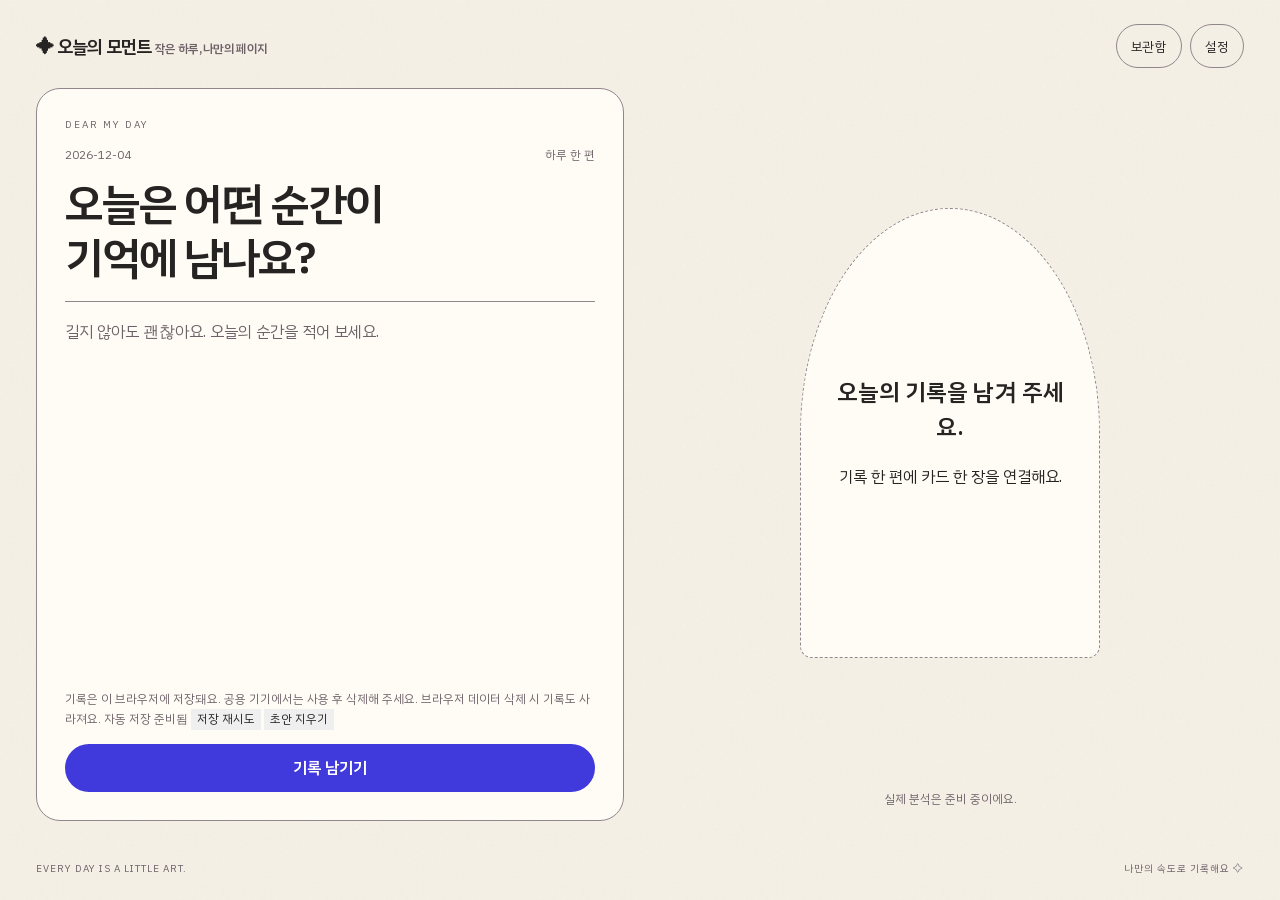
<file: design-lab/diary-flip-v2/index.html>
<!doctype html>
<html lang="ko">
  <head>
    <meta charset="utf-8" />
    <meta name="viewport" content="width=device-width, initial-scale=1" />
    <meta name="theme-color" content="#f5f0e6" />
    <meta name="description" content="오늘의 작은 기록, 나만의 모먼트 카드" />
    <title>오늘의 모먼트</title>
    <script>
      /* Generated. Edit design/tokens/*.json. */
window.CardexDesignThemes = [{"id":"paper","name":"페이퍼 다이어리","description":"종이 질감과 메모지의 따뜻함","light":["#f5f0e6","#fffcf6","#262323","#6e6269","#4039db","#ffffff"],"dark":["#211e25","#302b35","#f6eef6","#c7bbc9","#b8adff","#211e25"]},{"id":"sage","name":"세이지 터치","description":"세이지 색감과 부드러운 표면","light":["#edf2e8","#f8fcf5","#20392b","#526858","#35664c","#ffffff"],"dark":["#18231d","#24362b","#eff8ed","#b7cbb8","#a9d6b8","#18231d"]},{"id":"aurora","name":"리퀴드 오로라","description":"은은한 빛과 반투명 유리","light":["#eef3fc","#ffffff","#202c4c","#586581","#3654b8","#ffffff"],"dark":["#141b30","#242f4a","#f0f4ff","#b8c6df","#b6c5ff","#141b30"]},{"id":"editorial","name":"에디토리얼 모노","description":"절제된 색과 명확한 구분선","light":["#fafaf7","#ffffff","#282828","#62625d","#282828","#ffffff"],"dark":["#191919","#292929","#ecece5","#bdbdb5","#ecece5","#191919"]},{"id":"retro","name":"레트로 플레이","description":"격자와 선명한 테두리의 즐거움","light":["#fff4df","#fffaf0","#32243e","#6d5b73","#7635b5","#ffffff"],"dark":["#251d32","#362943","#fff2df","#d1bbdb","#d7b4ff","#251d32"]}];

/* Display preferences only; runs before the first paint. */
(() => {
  "use strict";
  const themes = Object.freeze(window.CardexDesignThemes.map(Object.freeze));
  const prefix="moment-card:diary-simple-v3:", modeKey=prefix+"color-scheme", themeKey=prefix+"appearance";
  const media=window.matchMedia("(prefers-color-scheme: dark)");
  const validMode=v=>["system","light","dark"].includes(v), validTheme=v=>themes.some(t=>t.id===v);
  const read=k=>{try{return localStorage.getItem(k);}catch{return null;}};
  let preference=validMode(read(modeKey))?read(modeKey):"system", theme=validTheme(read(themeKey))?read(themeKey):"paper";
  function sync(){
    document.querySelectorAll('[name="appearance"]').forEach(c=>c.checked=c.value===theme);
    document.querySelectorAll('[name="color-mode"]').forEach(c=>c.checked=c.value===preference);
    const control=document.getElementById("theme-preference");if(control)control.value=preference;
  }
  function apply(){
    const resolved=preference==="system"?(media.matches?"dark":"light"):preference;
    document.documentElement.dataset.appearance=theme;
    document.documentElement.dataset.theme=resolved;
    document.documentElement.style.colorScheme=resolved;
    document.querySelector('meta[name="theme-color"]')?.setAttribute("content",themes.find(t=>t.id===theme)[resolved][0]);
    sync();window.dispatchEvent(new Event("cardex-theme-change"));
  }
  function persist(k,v){try{localStorage.setItem(k,v);}catch{/* Selection still works for this session. */}}
  function set(v){if(validMode(v)){preference=v;persist(modeKey,v);apply();}}
  function setTheme(v){if(validTheme(v)){theme=v;persist(themeKey,v);apply();}}
  window.CardexTheme=Object.freeze({themes,sync,set,setTheme,getTheme:()=>theme,getPreference:()=>preference,getResolvedMode:()=>document.documentElement.dataset.theme});
  media.addEventListener("change",()=>{if(preference==="system")apply();});
  window.addEventListener("storage",e=>{
    if(e.key===modeKey||e.key===null)preference=validMode(read(modeKey))?read(modeKey):"system";
    if(e.key===themeKey||e.key===null)theme=validTheme(read(themeKey))?read(themeKey):"paper";
    if([modeKey,themeKey,null].includes(e.key))apply();
  });
  document.addEventListener("change",e=>{
    if(e.target.name==="appearance")setTheme(e.target.value);
    if(e.target.name==="color-mode"||e.target.id==="theme-preference")set(e.target.value);
  });
  apply();
})();

    </script>
    <style>
      @font-face{font-family:'IBM Plex Sans KR';font-style:normal;font-display:swap;font-weight:400;src:url([data-uri]) format('woff');unicode-range:U+FF0B;}
@font-face{font-family:'IBM Plex Sans KR';font-style:normal;font-display:swap;font-weight:400;src:url([data-uri]) format('woff');unicode-range:U+25A4,U+25A5,U+25A6,U+25A7;}
@font-face{font-family:'IBM Plex Sans KR';font-style:normal;font-display:swap;font-weight:400;src:url([data-uri]) format('woff');unicode-range:U+2197,U+2260,U+2261,U+2264,U+2265;}
@font-face{font-family:'IBM Plex Sans KR';font-style:normal;font-display:swap;font-weight:400;src:url([data-uri]) format('woff');unicode-range:U+B1;}
@font-face{font-family:'IBM Plex Sans KR';font-style:normal;font-display:swap;font-weight:400;src:url([data-uri]) format('woff');unicode-range:U+2194;}
@font-face{font-family:'IBM Plex Sans KR';font-style:normal;font-display:swap;font-weight:400;src:url([data-uri]) format('woff');unicode-range:U+B311;}
@font-face{font-family:'IBM Plex Sans KR';font-style:normal;font-display:swap;font-weight:400;src:url([data-uri]) format('woff');unicode-range:U+2190,U+24D8,U+25C7;}
@font-face{font-family:'IBM Plex Sans KR';font-style:normal;font-display:swap;font-weight:400;src:url([data-uri]) format('woff');unicode-range:U+B461,U+B9F7;}
@font-face{font-family:'IBM Plex Sans KR';font-style:normal;font-display:swap;font-weight:400;src:url([data-uri]) format('woff');unicode-range:U+C9D9;}
@font-face{font-family:'IBM Plex Sans KR';font-style:normal;font-display:swap;font-weight:400;src:url([data-uri]) format('woff');unicode-range:U+AE0D,U+AFD4,U+B10C,U+B36E,U+BB36,U+D0ED,U+D514;}
@font-face{font-family:'IBM Plex Sans KR';font-style:normal;font-display:swap;font-weight:400;src:url([data-uri]) format('woff');unicode-range:U+24,U+60,U+ACB9,U+ACF1,U+C068,U+C149,U+C22B,U+C62E;}
@font-face{font-family:'IBM Plex Sans KR';font-style:normal;font-display:swap;font-weight:400;src:url([data-uri]) format('woff');unicode-range:U+D7,U+2192,U+315C,U+AF34,U+B2D9,U+BD05,U+C61B,U+CE98,U+D1B1,U+D3B4,U+D69F,U+D758;}
@font-face{font-family:'IBM Plex Sans KR';font-style:normal;font-display:swap;font-weight:400;src:url([data-uri]) format('woff');unicode-range:U+B2A6,U+B82C,U+BC0D,U+C0F7,U+C14B,U+C708,U+C81D,U+D234,U+D575,U+D718;}
@font-face{font-family:'IBM Plex Sans KR';font-style:normal;font-display:swap;font-weight:400;src:url([data-uri]) format('woff');unicode-range:U+3160,U+AC12,U+AC14,U+AC16,U+ADE0,U+AFC8,U+B0B8,U+B6F0,U+B73B,U+B809,U+B864,U+B9BF,U+B9F5,U+BA40,U+BAAC,U+BBC0,U+BC16,U+C228,U+C529,U+C77D,U+CE59,U+D0D0,U+D14D,U+D301,U+D3BC,U+D640,U+D750;}
@font-face{font-family:'IBM Plex Sans KR';font-style:normal;font-display:swap;font-weight:400;src:url([data-uri]) format('woff');unicode-range:U+5E,U+314E,U+AC24,U+ACE1,U+B155,U+B410,U+B458,U+B4DD,U+B7B5,U+B840,U+B86F,U+B960,U+BC1D,U+BCA8,U+BE48,U+BE5B,U+C140,U+C2F1,U+C554,U+C65C,U+C728,U+CC30,U+CEEC,U+CF13,U+D134,U+D2BC,U+D329,U+D3F4;}
@font-face{font-family:'IBM Plex Sans KR';font-style:normal;font-display:swap;font-weight:400;src:url([data-uri]) format('woff');unicode-range:U+3C,U+3D,U+314B,U+ACF3,U+AE34,U+AFB8,U+B05D,U+B118,U+B378,U+B4A4,U+B7FD,U+BA3C,U+BC94,U+BE4C,U+C2AC,U+C55E,U+C5B5,U+C654,U+C6F9,U+C751,U+C874,U+C9F8,U+CCA8,U+CCAB,U+CCD0,U+CE21,U+CE35,U+CE90,U+CEE8,U+CEF4,U+D070,U+D15C,U+D1A1,U+D3ED,U+D508,U+D53D,U+D68D,U+D6A8;}
@font-face{font-family:'IBM Plex Sans KR';font-style:normal;font-display:swap;font-weight:400;src:url([data-uri]) format('woff');unicode-range:U+23,U+25,U+5F,U+ACAC,U+ACE8,U+ADC0,U+ADDC,U+B2F5,U+B3C5,U+B3CC,U+B429,U+B530,U+B77D,U+B79C,U+B7A8,U+B7C9,U+B7F0,U+B7FC,U+B828,U+B860,U+B9AD,U+B9C9,U+B9DE,U+BA38,U+BABB,U+BCA4,U+BCD1,U+C0AD,U+C0B4,U+C190,U+C220,U+C2B9,U+C545,U+C558,U+C5D4,U+C644,U+C6C0,U+C6C3,U+C798,U+C811,U+C838,U+C871,U+C904,U+C9DC,U+CC38,U+CC44,U+CD1D,U+CD95,U+CDA9,U+CF00,U+CF58,U+D328,U+D37C,U+D3F0,U+D551,U+D5A5,U+D5C8,U+D5D8,U+D63C,U+D669,U+D76C;}
@font-face{font-family:'IBM Plex Sans KR';font-style:normal;font-display:swap;font-weight:400;src:url([data-uri]) format('woff');unicode-range:U+26,U+2B,U+3E,U+40,U+7E,U+AC01,U+AC19,U+AC1D,U+ACA9,U+ACB0,U+AE38,U+AE40,U+AED8,U+B09C,U+B0A0,U+B108,U+B204,U+B298,U+B2D8,U+B2EB,U+B2EC,U+B450,U+B4E0,U+B54C,U+B610,U+B8E8,U+B958,U+B974,U+B984,U+B9B0,U+B9BC,U+B9BD,U+BA70,U+BBFC,U+BC0F,U+BC15,U+BC31,U+BC95,U+BCC0,U+BCC4,U+BD88,U+C0C8,U+C11D,U+C13C,U+C158,U+C18D,U+C1A1,U+C21C,U+C4F0,U+C54A,U+C560,U+C5B8,U+C5C8,U+C5F4,U+C628,U+C62C,U+C678,U+C6CC,U+C808,U+C810,U+C885,U+C88B,U+C900,U+C99D,U+CC3E,U+CC45,U+CD08,U+CEE4,U+D074,U+D0A4,U+D0DD,U+D2B9,U+D3B8,U+D3C9,U+D544,U+D559,U+D56D,U+D588,U+D615,U+D655,U+D658,U+D65C;}
@font-face{font-family:'IBM Plex Sans KR';font-style:normal;font-display:swap;font-weight:400;src:url([data-uri]) format('woff');unicode-range:U+48,U+7C,U+AC10,U+AC15,U+AC74,U+AC80,U+AC83,U+ACC4,U+AD50,U+AD6D,U+ADFC,U+AE00,U+AE08,U+AE4C,U+B0A8,U+B124,U+B144,U+B178,U+B274,U+B2A5,U+B2E8,U+B2F9,U+B354,U+B370,U+B418,U+B41C,U+B4F1,U+B514,U+B798,U+B808,U+B824,U+B825,U+B8CC,U+B978,U+B9D0,U+B9E4,U+BAA9,U+BC18,U+BC1C,U+BC30,U+BC84,U+BCF5,U+BCF8,U+BD84,U+BE0C,U+BE14,U+C0B0,U+C0C9,U+C0DD,U+C124,U+C2DD,U+C2E4,U+C2EC,U+C54C,U+C57C,U+C57D,U+C591,U+C5C5,U+C5C6,U+C5ED,U+C608,U+C640,U+C6D4,U+C784,U+C7AC,U+C800,U+C801,U+C9C1,U+C9D1,U+CC28,U+CC98,U+CCAD,U+CD5C,U+CD94,U+CD9C,U+CE68,U+CF54,U+D0DC,U+D14C,U+D1A0,U+D1B5,U+D2F0,U+D30C,U+D398,U+D45C,U+D560,U+D568,U+D589,U+D604,U+D6C4,U+D788;}
@font-face{font-family:'IBM Plex Sans KR';font-style:normal;font-display:swap;font-weight:400;src:url([data-uri]) format('woff');unicode-range:U+39,U+49,U+4D,U+4E,U+AC04,U+AC1C,U+AC70,U+AC8C,U+ACBD,U+ACF5,U+ACFC,U+AD00,U+AD6C,U+ADF8,U+B098,U+B0B4,U+B294,U+B2C8,U+B300,U+B3C4,U+B3D9,U+B4DC,U+B4E4,U+B77C,U+B7EC,U+B85D,U+B97C,U+B9C8,U+B9CC,U+BA54,U+BA74,U+BA85,U+BAA8,U+BB38,U+BBF8,U+BC14,U+BC29,U+BC88,U+BCF4,U+BD80,U+BE44,U+C0C1,U+C11C,U+C120,U+C131,U+C138,U+C18C,U+C218,U+C2B5,U+C2E0,U+C544,U+C548,U+C5B4,U+C5D0,U+C5EC,U+C5F0,U+C601,U+C624,U+C694,U+C6A9,U+C6B0,U+C6B4,U+C6D0,U+C704,U+C720,U+C73C,U+C740,U+C744,U+C74C,U+C758,U+C77C,U+C785,U+C788,U+C790,U+C791,U+C7A5,U+C804,U+C815,U+C81C,U+C870,U+C8FC,U+C911,U+C9C4,U+CCB4,U+CE58,U+CE74,U+D06C,U+D0C0,U+D130,U+D2B8,U+D3EC,U+D504,U+D55C,U+D569,U+D574,U+D638,U+D654,U+D68C;}
@font-face{font-family:'IBM Plex Sans KR';font-style:normal;font-display:swap;font-weight:400;src:url([data-uri]) format('woff');unicode-range:U+20,U+21,U+22,U+27,U+28,U+29,U+2A,U+2C,U+2D,U+2E,U+2F,U+30,U+31,U+32,U+33,U+34,U+35,U+36,U+37,U+38,U+3A,U+3B,U+3F,U+41,U+42,U+43,U+44,U+45,U+46,U+47,U+4A,U+4B,U+4C,U+4F,U+50,U+51,U+52,U+53,U+54,U+55,U+56,U+57,U+58,U+59,U+5A,U+5B,U+5C,U+5D,U+61,U+62,U+63,U+64,U+65,U+66,U+67,U+68,U+69,U+6A,U+6B,U+6C,U+6D,U+6E,U+6F,U+70,U+71,U+72,U+73,U+74,U+75,U+76,U+77,U+78,U+79,U+7A,U+7B,U+7D,U+B7,U+2013,U+2014,U+201C,U+201D,U+AC00,U+ACE0,U+AE30,U+B2E4,U+B85C,U+B9AC,U+C0AC,U+C2A4,U+C2DC,U+C774,U+C778,U+C9C0,U+D558;}
@font-face{font-family:'IBM Plex Sans KR';font-style:normal;font-display:swap;font-weight:400;src:url([data-uri]) format('woff');unicode-range:U+20,U+21,U+22,U+23,U+24,U+25,U+26,U+27,U+28,U+29,U+2A,U+2B,U+2C,U+2D,U+2E,U+2F,U+30,U+31,U+32,U+33,U+34,U+35,U+36,U+37,U+38,U+39,U+3A,U+3B,U+3C,U+3D,U+3E,U+3F,U+40,U+41,U+42,U+43,U+44,U+45,U+46,U+47,U+48,U+49,U+4A,U+4B,U+4C,U+4D,U+4E,U+4F,U+50,U+51,U+52,U+53,U+54,U+55,U+56,U+57,U+58,U+59,U+5A,U+5B,U+5C,U+5D,U+5E,U+5F,U+60,U+61,U+62,U+63,U+64,U+65,U+66,U+67,U+68,U+69,U+6A,U+6B,U+6C,U+6D,U+6E,U+6F,U+70,U+71,U+72,U+73,U+74,U+75,U+76,U+77,U+78,U+79,U+7A,U+7B,U+7C,U+7D,U+7E,U+B1,U+B7,U+D7,U+2013,U+2014,U+201C,U+201D,U+2212;}
@font-face{font-family:'IBM Plex Sans KR';font-style:normal;font-display:swap;font-weight:600;src:url([data-uri]) format('woff');unicode-range:U+FF0B;}
@font-face{font-family:'IBM Plex Sans KR';font-style:normal;font-display:swap;font-weight:600;src:url([data-uri]) format('woff');unicode-range:U+25A4,U+25A5,U+25A6,U+25A7;}
@font-face{font-family:'IBM Plex Sans KR';font-style:normal;font-display:swap;font-weight:600;src:url([data-uri]) format('woff');unicode-range:U+2197,U+2260,U+2261,U+2264,U+2265;}
@font-face{font-family:'IBM Plex Sans KR';font-style:normal;font-display:swap;font-weight:600;src:url([data-uri]) format('woff');unicode-range:U+B1;}
@font-face{font-family:'IBM Plex Sans KR';font-style:normal;font-display:swap;font-weight:600;src:url([data-uri]) format('woff');unicode-range:U+2194;}
@font-face{font-family:'IBM Plex Sans KR';font-style:normal;font-display:swap;font-weight:600;src:url([data-uri]) format('woff');unicode-range:U+B311;}
@font-face{font-family:'IBM Plex Sans KR';font-style:normal;font-display:swap;font-weight:600;src:url([data-uri]) format('woff');unicode-range:U+2190,U+24D8,U+25C7;}
@font-face{font-family:'IBM Plex Sans KR';font-style:normal;font-display:swap;font-weight:600;src:url([data-uri]) format('woff');unicode-range:U+B461,U+B9F7;}
@font-face{font-family:'IBM Plex Sans KR';font-style:normal;font-display:swap;font-weight:600;src:url([data-uri]) format('woff');unicode-range:U+C9D9;}
@font-face{font-family:'IBM Plex Sans KR';font-style:normal;font-display:swap;font-weight:600;src:url([data-uri]) format('woff');unicode-range:U+AE0D,U+AFD4,U+B10C,U+B36E,U+BB36,U+D0ED,U+D514;}
@font-face{font-family:'IBM Plex Sans KR';font-style:normal;font-display:swap;font-weight:600;src:url([data-uri]) format('woff');unicode-range:U+24,U+60,U+ACB9,U+ACF1,U+C068,U+C149,U+C22B,U+C62E;}
@font-face{font-family:'IBM Plex Sans KR';font-style:normal;font-display:swap;font-weight:600;src:url([data-uri]) format('woff');unicode-range:U+D7,U+2192,U+315C,U+AF34,U+B2D9,U+BD05,U+C61B,U+CE98,U+D1B1,U+D3B4,U+D69F,U+D758;}
@font-face{font-family:'IBM Plex Sans KR';font-style:normal;font-display:swap;font-weight:600;src:url([data-uri]) format('woff');unicode-range:U+B2A6,U+B82C,U+BC0D,U+C0F7,U+C14B,U+C708,U+C81D,U+D234,U+D575,U+D718;}
@font-face{font-family:'IBM Plex Sans KR';font-style:normal;font-display:swap;font-weight:600;src:url([data-uri]) format('woff');unicode-range:U+3160,U+AC12,U+AC14,U+AC16,U+ADE0,U+AFC8,U+B0B8,U+B6F0,U+B73B,U+B809,U+B864,U+B9BF,U+B9F5,U+BA40,U+BAAC,U+BBC0,U+BC16,U+C228,U+C529,U+C77D,U+CE59,U+D0D0,U+D14D,U+D301,U+D3BC,U+D640,U+D750;}
@font-face{font-family:'IBM Plex Sans KR';font-style:normal;font-display:swap;font-weight:600;src:url([data-uri]) format('woff');unicode-range:U+5E,U+314E,U+AC24,U+ACE1,U+B155,U+B410,U+B458,U+B4DD,U+B7B5,U+B840,U+B86F,U+B960,U+BC1D,U+BCA8,U+BE48,U+BE5B,U+C140,U+C2F1,U+C554,U+C65C,U+C728,U+CC30,U+CEEC,U+CF13,U+D134,U+D2BC,U+D329,U+D3F4;}
@font-face{font-family:'IBM Plex Sans KR';font-style:normal;font-display:swap;font-weight:600;src:url([data-uri]) format('woff');unicode-range:U+3C,U+3D,U+314B,U+ACF3,U+AE34,U+AFB8,U+B05D,U+B118,U+B378,U+B4A4,U+B7FD,U+BA3C,U+BC94,U+BE4C,U+C2AC,U+C55E,U+C5B5,U+C654,U+C6F9,U+C751,U+C874,U+C9F8,U+CCA8,U+CCAB,U+CCD0,U+CE21,U+CE35,U+CE90,U+CEE8,U+CEF4,U+D070,U+D15C,U+D1A1,U+D3ED,U+D508,U+D53D,U+D68D,U+D6A8;}
@font-face{font-family:'IBM Plex Sans KR';font-style:normal;font-display:swap;font-weight:600;src:url([data-uri]) format('woff');unicode-range:U+23,U+25,U+5F,U+ACAC,U+ACE8,U+ADC0,U+ADDC,U+B2F5,U+B3C5,U+B3CC,U+B429,U+B530,U+B77D,U+B79C,U+B7A8,U+B7C9,U+B7F0,U+B7FC,U+B828,U+B860,U+B9AD,U+B9C9,U+B9DE,U+BA38,U+BABB,U+BCA4,U+BCD1,U+C0AD,U+C0B4,U+C190,U+C220,U+C2B9,U+C545,U+C558,U+C5D4,U+C644,U+C6C0,U+C6C3,U+C798,U+C811,U+C838,U+C871,U+C904,U+C9DC,U+CC38,U+CC44,U+CD1D,U+CD95,U+CDA9,U+CF00,U+CF58,U+D328,U+D37C,U+D3F0,U+D551,U+D5A5,U+D5C8,U+D5D8,U+D63C,U+D669,U+D76C;}
@font-face{font-family:'IBM Plex Sans KR';font-style:normal;font-display:swap;font-weight:600;src:url([data-uri]) format('woff');unicode-range:U+26,U+2B,U+3E,U+40,U+7E,U+AC01,U+AC19,U+AC1D,U+ACA9,U+ACB0,U+AE38,U+AE40,U+AED8,U+B09C,U+B0A0,U+B108,U+B204,U+B298,U+B2D8,U+B2EB,U+B2EC,U+B450,U+B4E0,U+B54C,U+B610,U+B8E8,U+B958,U+B974,U+B984,U+B9B0,U+B9BC,U+B9BD,U+BA70,U+BBFC,U+BC0F,U+BC15,U+BC31,U+BC95,U+BCC0,U+BCC4,U+BD88,U+C0C8,U+C11D,U+C13C,U+C158,U+C18D,U+C1A1,U+C21C,U+C4F0,U+C54A,U+C560,U+C5B8,U+C5C8,U+C5F4,U+C628,U+C62C,U+C678,U+C6CC,U+C808,U+C810,U+C885,U+C88B,U+C900,U+C99D,U+CC3E,U+CC45,U+CD08,U+CEE4,U+D074,U+D0A4,U+D0DD,U+D2B9,U+D3B8,U+D3C9,U+D544,U+D559,U+D56D,U+D588,U+D615,U+D655,U+D658,U+D65C;}
@font-face{font-family:'IBM Plex Sans KR';font-style:normal;font-display:swap;font-weight:600;src:url([data-uri]) format('woff');unicode-range:U+48,U+7C,U+AC10,U+AC15,U+AC74,U+AC80,U+AC83,U+ACC4,U+AD50,U+AD6D,U+ADFC,U+AE00,U+AE08,U+AE4C,U+B0A8,U+B124,U+B144,U+B178,U+B274,U+B2A5,U+B2E8,U+B2F9,U+B354,U+B370,U+B418,U+B41C,U+B4F1,U+B514,U+B798,U+B808,U+B824,U+B825,U+B8CC,U+B978,U+B9D0,U+B9E4,U+BAA9,U+BC18,U+BC1C,U+BC30,U+BC84,U+BCF5,U+BCF8,U+BD84,U+BE0C,U+BE14,U+C0B0,U+C0C9,U+C0DD,U+C124,U+C2DD,U+C2E4,U+C2EC,U+C54C,U+C57C,U+C57D,U+C591,U+C5C5,U+C5C6,U+C5ED,U+C608,U+C640,U+C6D4,U+C784,U+C7AC,U+C800,U+C801,U+C9C1,U+C9D1,U+CC28,U+CC98,U+CCAD,U+CD5C,U+CD94,U+CD9C,U+CE68,U+CF54,U+D0DC,U+D14C,U+D1A0,U+D1B5,U+D2F0,U+D30C,U+D398,U+D45C,U+D560,U+D568,U+D589,U+D604,U+D6C4,U+D788;}
@font-face{font-family:'IBM Plex Sans KR';font-style:normal;font-display:swap;font-weight:600;src:url([data-uri]) format('woff');unicode-range:U+39,U+49,U+4D,U+4E,U+AC04,U+AC1C,U+AC70,U+AC8C,U+ACBD,U+ACF5,U+ACFC,U+AD00,U+AD6C,U+ADF8,U+B098,U+B0B4,U+B294,U+B2C8,U+B300,U+B3C4,U+B3D9,U+B4DC,U+B4E4,U+B77C,U+B7EC,U+B85D,U+B97C,U+B9C8,U+B9CC,U+BA54,U+BA74,U+BA85,U+BAA8,U+BB38,U+BBF8,U+BC14,U+BC29,U+BC88,U+BCF4,U+BD80,U+BE44,U+C0C1,U+C11C,U+C120,U+C131,U+C138,U+C18C,U+C218,U+C2B5,U+C2E0,U+C544,U+C548,U+C5B4,U+C5D0,U+C5EC,U+C5F0,U+C601,U+C624,U+C694,U+C6A9,U+C6B0,U+C6B4,U+C6D0,U+C704,U+C720,U+C73C,U+C740,U+C744,U+C74C,U+C758,U+C77C,U+C785,U+C788,U+C790,U+C791,U+C7A5,U+C804,U+C815,U+C81C,U+C870,U+C8FC,U+C911,U+C9C4,U+CCB4,U+CE58,U+CE74,U+D06C,U+D0C0,U+D130,U+D2B8,U+D3EC,U+D504,U+D55C,U+D569,U+D574,U+D638,U+D654,U+D68C;}
@font-face{font-family:'IBM Plex Sans KR';font-style:normal;font-display:swap;font-weight:600;src:url([data-uri]) format('woff');unicode-range:U+20,U+21,U+22,U+27,U+28,U+29,U+2A,U+2C,U+2D,U+2E,U+2F,U+30,U+31,U+32,U+33,U+34,U+35,U+36,U+37,U+38,U+3A,U+3B,U+3F,U+41,U+42,U+43,U+44,U+45,U+46,U+47,U+4A,U+4B,U+4C,U+4F,U+50,U+51,U+52,U+53,U+54,U+55,U+56,U+57,U+58,U+59,U+5A,U+5B,U+5C,U+5D,U+61,U+62,U+63,U+64,U+65,U+66,U+67,U+68,U+69,U+6A,U+6B,U+6C,U+6D,U+6E,U+6F,U+70,U+71,U+72,U+73,U+74,U+75,U+76,U+77,U+78,U+79,U+7A,U+7B,U+7D,U+B7,U+2013,U+2014,U+201C,U+201D,U+AC00,U+ACE0,U+AE30,U+B2E4,U+B85C,U+B9AC,U+C0AC,U+C2A4,U+C2DC,U+C774,U+C778,U+C9C0,U+D558;}
@font-face{font-family:'IBM Plex Sans KR';font-style:normal;font-display:swap;font-weight:600;src:url([data-uri]) format('woff');unicode-range:U+20,U+21,U+22,U+23,U+24,U+25,U+26,U+27,U+28,U+29,U+2A,U+2B,U+2C,U+2D,U+2E,U+2F,U+30,U+31,U+32,U+33,U+34,U+35,U+36,U+37,U+38,U+39,U+3A,U+3B,U+3C,U+3D,U+3E,U+3F,U+40,U+41,U+42,U+43,U+44,U+45,U+46,U+47,U+48,U+49,U+4A,U+4B,U+4C,U+4D,U+4E,U+4F,U+50,U+51,U+52,U+53,U+54,U+55,U+56,U+57,U+58,U+59,U+5A,U+5B,U+5C,U+5D,U+5E,U+5F,U+60,U+61,U+62,U+63,U+64,U+65,U+66,U+67,U+68,U+69,U+6A,U+6B,U+6C,U+6D,U+6E,U+6F,U+70,U+71,U+72,U+73,U+74,U+75,U+76,U+77,U+78,U+79,U+7A,U+7B,U+7C,U+7D,U+7E,U+B1,U+B7,U+D7,U+2013,U+2014,U+201C,U+201D,U+2212;}
:root {
  --paper: #f5f0e6;
  --ink: #262323;
  --blue: #4039db;
  --muted: #756d70;
  font-family: "IBM Plex Sans KR", sans-serif;
  color: var(--ink);
  background: var(--paper);
}
* {
  box-sizing: border-box;
}
body {
  margin: 0;
}
button,
textarea,
input {
  font: inherit;
}
button {
  cursor: pointer;
  border: 0;
}
button:focus-visible,
input:focus-visible,
textarea:focus-visible {
  outline: 3px solid var(--blue);
  outline-offset: 3px;
}
button:disabled {
  opacity: 0.5;
  cursor: wait;
}
.sr-only {
  position: absolute;
  width: 1px;
  height: 1px;
  overflow: hidden;
  clip-path: inset(50%);
}
.shell {
  height: var(--app-height, 100dvh);
  max-width: var(--layout-shell-max);
  margin: auto;
  padding: var(--shell-padding-block) var(--shell-padding-inline);
  display: grid;
  grid-template-rows: auto minmax(0, 1fr) auto;
  gap: 20px;
  background-image: url("data:image/svg+xml,%3Csvg xmlns='http://www.w3.org/2000/svg' width='180' height='180'%3E%3Cfilter id='n'%3E%3CfeTurbulence baseFrequency='.8' numOctaves='3' stitchTiles='stitch'/%3E%3C/filter%3E%3Cpath fill='%23866' opacity='.04' filter='url(%23n)' d='M0 0h180v180H0z'/%3E%3C/svg%3E");
}
header,
footer,
.row {
  display: flex;
  align-items: center;
  justify-content: space-between;
  gap: 12px;
}
header .brand {
  font-size: 18px;
  font-weight: 600;
  letter-spacing: -0.7px;
}
header small,
.muted {
  color: var(--muted);
  font-size: 12px;
}
.icons {
  display: flex;
  gap: 8px;
}
.icon,
.quiet {
  background: transparent;
  color: var(--ink);
  min-height: 44px;
  padding: 10px 14px;
  border: 1px solid var(--line);
  border-radius: 30px;
}
.icon {
  font-size: 13px;
}
.workspace {
  min-height: 0;
  display: grid;
  grid-template-columns: 1fr 1fr;
  gap: var(--workspace-gap);
}
.editor,
.panel {
  min-height: 0;
  display: flex;
  flex-direction: column;
  gap: 12px;
  border: 1px solid var(--line);
  border-radius: var(--panel-radius);
  padding: var(--panel-padding);
  background: var(--surface);
}
.eyebrow {
  font-size: 10px;
  letter-spacing: 2px;
  color: var(--muted);
}
h1 {
  font-size: clamp(26px, 3.4vw, 44px);
  line-height: 1.12;
  letter-spacing: -2px;
  margin: 0;
}
h2 {
  margin: 0;
  font-size: 23px;
}
p {
  margin: 0;
  line-height: 1.6;
}
.editor textarea {
  flex: 1;
  min-height: 48px;
  resize: none;
  border: 0;
  border-top: 1px solid var(--line);
  background: transparent;
  padding: 16px 0;
  color: var(--ink);
  font-size: 16px;
  line-height: 1.9;
  outline-offset: 0;
}
.primary {
  background: var(--blue);
  color: var(--on-accent);
  min-height: 46px;
  border-radius: 30px;
  padding: 12px 24px;
  font-weight: 600;
}
.status {
  font-size: 12px;
  color: var(--muted);
  min-height: 20px;
}
.error {
  color: var(--error);
}
.card-area {
  min-height: 0;
  display: flex;
  flex-direction: column;
  align-items: center;
  justify-content: center;
  gap: 12px;
}
.card-box {
  min-height: 0;
  flex: 1;
  width: 100%;
  display: flex;
  align-items: center;
  justify-content: center;
}
.art-card {
  display: block;
  max-width: 100%;
  max-height: 100%;
  width: auto;
  height: auto;
  aspect-ratio: 2/3;
  filter: drop-shadow(0 12px 14px #38215a20);
  border-radius: 10px;
}
.card-area .caption {
  font-size: 12px;
  text-align: center;
}
.card-actions {
  display: flex;
  gap: 8px;
}
.mobile-only {
  display: none;
}
.panel {
  grid-column: 1/-1;
  max-width: 760px;
  width: 100%;
  justify-self: center;
}
.panel-body {
  flex: 1;
  min-height: 0;
  display: flex;
  flex-direction: column;
  gap: 12px;
}
.entry-list {
  display: flex;
  flex-direction: column;
  gap: 8px;
  min-height: 0;
  flex: 1;
}
.entry {
  background: var(--tint);
  border-radius: 16px;
  text-align: left;
  padding: 12px 16px;
  min-height: 54px;
  display: flex;
  justify-content: space-between;
  gap: 8px;
  align-items: center;
}
.entry span {
  overflow: hidden;
  text-overflow: ellipsis;
  white-space: nowrap;
  min-width: 0;
}
.entry small {
  flex-shrink: 0;
  color: var(--muted);
}
.settings-option {
  padding: 14px;
  border: 1px solid var(--line);
  border-radius: 16px;
  display: flex;
  gap: 10px;
  align-items: center;
}
.read-text {
  white-space: pre-wrap;
  overflow: auto;
  flex: 1;
  min-height: 0;
  font-size: 16px;
  line-height: 1.8;
}
.danger {
  color: var(--error);
}
.pagination {
  display: flex;
  gap: 12px;
  align-items: center;
  justify-content: center;
}
footer {
  font-size: 10px;
  color: var(--muted);
  letter-spacing: 1px;
}
.empty-card {
  border: 1px dashed var(--line);
  border-radius: 50% 50% 12px 12px;
  width: min(100%, 300px);
  padding: 32px 22px;
  text-align: center;
  background: var(--surface);
  display: flex;
  flex-direction: column;
  justify-content: center;
  gap: 20px;
  aspect-ratio: 2/3;
  max-height: 100%;
}
.empty-card .spark {
  font-size: 52px;
  color: var(--blue);
}
@media (max-width: 959px) {
  .shell {
    padding: 16px;
    gap: 12px;
  }
  .workspace {
    grid-template-columns: 1fr;
    gap: 0;
  }
  .editor,
  .panel {
    padding: 20px;
    gap: 10px;
  }
  h1 {
    font-size: 30px;
  }
  .card-area {
    display: none;
  }
  .workspace.show-card .editor {
    display: none;
  }
  .workspace.show-card .card-area {
    display: flex;
  }
  .mobile-only {
    display: inline-block;
  }
  .panel {
    max-width: none;
  }
  .brand small {
    display: none;
  }
  footer span:last-child {
    display: none;
  }
  .entry {
    padding: 10px 12px;
  }
  .panel .row {
    flex-wrap: wrap;
  }
}
@media (max-height: 650px) {
  .shell {
    padding: 10px 14px;
    gap: 8px;
  }
  .editor,
  .panel {
    padding: 14px;
    gap: 8px;
  }
  header .brand {
    font-size: 15px;
  }
  .icon {
    padding: 8px;
    min-height: 40px;
  }
  h1 {
    font-size: 25px;
  }
  .editor textarea {
    padding: 8px 0;
    line-height: 1.6;
  }
  .eyebrow,
  footer {
    display: none;
  }
  .primary {
    min-height: 42px;
    padding: 10px 18px;
  }
  .entry {
    min-height: 40px;
    padding: 8px 12px;
  }
  .empty-card {
    padding: 12px;
    gap: 10px;
  }
  .empty-card .spark {
    font-size: 28px;
  }
  .caption {
    display: none;
  }
}

.workspace > * {
  min-width: 0;
}
.entry-list,
.entry {
  min-width: 0;
  max-width: 100%;
}
.sr-only {
  top: 0;
  left: 0;
}

.archive-tabs,
.stats-tabs {
  display: flex;
  gap: 6px;
}
.archive-tabs button,
.stats-tabs button {
  flex: 1;
  min-height: 40px;
  padding: 8px;
  border-radius: 14px;
  background: var(--tint);
  color: var(--ink);
}
.archive-tabs button[aria-pressed="true"],
.stats-tabs button[aria-pressed="true"] {
  background: var(--blue);
  color: var(--on-accent);
}
.month-controls {
  display: flex;
  align-items: center;
  justify-content: space-between;
}
.month-controls .quiet {
  min-height: 36px;
  padding: 4px 16px;
}
.graph-space {
  flex: 1;
  min-height: 0;
  display: flex;
  flex-direction: column;
  justify-content: center;
}
.stats-chart {
  width: 100%;
  min-height: 0;
  max-height: 100%;
  flex: 1;
  font: 13px sans-serif;
  overflow: visible;
}
.stats-legend {
  display: flex;
  justify-content: center;
  gap: 18px;
  font-size: 13px;
}
.stats-summary {
  font-size: 14px;
}
.stats-summary small {
  color: var(--muted);
}
.stats-detail {
  display: flex;
  align-items: center;
  flex-wrap: wrap;
  gap: 8px;
  font-size: 12px;
}
.stats-detail select {
  max-width: 145px;
  min-height: 38px;
  background: var(--paper);
  border: 1px solid var(--line);
  border-radius: 10px;
  color: var(--ink);
}
.stats-detail p {
  flex-basis: 100%;
}
.stats-detail .quiet {
  min-height: 38px;
  padding: 6px 12px;
}
.distribution {
  display: flex;
  flex-direction: column;
  justify-content: space-evenly;
  height: 100%;
  min-height: 0;
  gap: 4px;
}
.distribution-row {
  display: grid;
  grid-template-columns: 40px 1fr 52px;
  gap: 8px;
  align-items: center;
  font-size: 13px;
}
.distribution-row > div {
  height: 10px;
  background: var(--line);
  border-radius: 8px;
}
.distribution-row i {
  display: block;
  height: 100%;
  border-radius: 8px;
}
.stats-empty {
  margin: auto;
  color: var(--muted);
}
@media (max-height: 650px) {
  .archive-panel {
    gap: 5px;
  }
  .archive-tabs button,
  .stats-tabs button {
    min-height: 32px;
    padding: 5px;
    font-size: 12px;
  }
  .archive-panel h2 {
    font-size: 20px;
  }
  .stats-summary {
    font-size: 12px;
  }
  .stats-legend {
    font-size: 11px;
  }
  .stats-detail {
    gap: 4px;
  }
  .archive-panel .muted {
    font-size: 11px;
  }
}

@media (max-width: 959px) {
  .stats-chart text {
    font-size: 28px;
  }
}

.catalog-grid {
  display: grid;
  grid-template-columns: repeat(3, minmax(0, 1fr));
  gap: 10px;
  min-height: 0;
  flex: 1;
  align-items: center;
}
.catalog-grid button {
  aspect-ratio: 2/3;
  max-height: 230px;
  background: var(--tint);
  border: 1px solid var(--line);
  border-radius: 14px;
  display: flex;
  flex-direction: column;
  align-items: center;
  justify-content: center;
  gap: 10px;
}
.character-placeholder {
  font-size: 40px;
}
.catalog-grid button[aria-pressed="true"] {
  outline: 3px solid var(--blue);
}
.record-layout {
  display: grid;
  grid-template-columns: 1fr 1fr;
  gap: 20px;
  flex: 1;
  min-height: 0;
}
.record-copy {
  display: flex;
  flex-direction: column;
  gap: 12px;
  min-height: 0;
  min-width: 0;
}
.record-panel {
  max-width: 1000px;
}
.record-layout .card-area {
  display: flex;
}
.record-layout .card-box {
  min-height: 0;
}
.record-layout .art-card {
  max-height: 100%;
  max-width: 100%;
}
#catalog-type {
  min-height: 40px;
  font: inherit;
}
.archive-tabs button {
  font-size: 12px;
}
.record-panel > nav {
  flex-shrink: 0;
}
@media (max-width: 959px) {
  .record-layout {
    grid-template-columns: 1fr;
  }
  .record-layout .card-area {
    display: none;
  }
  .record-layout.show-record-card .card-area {
    display: flex;
  }
  .record-layout.show-record-card .record-copy {
    display: none;
  }
  .catalog-grid button {
    gap: 4px;
  }
  .character-placeholder {
    font-size: 30px;
  }
}

/* Material treatments preserve the shared layout and readable writing surface. */
input,select,textarea,button{accent-color:var(--blue)}
select{background:var(--surface);color:var(--ink);border:1px solid var(--line);border-radius:8px;padding:6px}
textarea::placeholder{color:var(--muted);opacity:1}
button{color:var(--ink)}
.stats-chart text{fill:var(--muted)}
.settings-panel .panel-body{overflow-y:auto;overscroll-behavior:contain;padding:4px;scrollbar-gutter:stable}
.settings-panel .panel-body>*{flex-shrink:0}
.settings-panel fieldset{border:0;padding:0;margin:0;min-width:0}
.settings-panel legend{font-weight:600;margin-bottom:10px}
.theme-grid{display:grid;grid-template-columns:repeat(3,minmax(0,1fr));gap:10px}
.theme-option{position:relative;display:flex;flex-direction:column;gap:6px;border:1px solid var(--line);border-radius:14px;padding:10px;cursor:pointer;min-width:0}
.theme-option:has(input:checked){outline:2px solid var(--blue);outline-offset:1px}
.theme-option input{position:absolute;top:14px;right:14px;width:18px;height:18px}
.theme-option strong{font-size:13px}.theme-option small{font-size:12px;color:var(--muted)}
.theme-preview{height:62px;border-radius:8px;background:var(--paper);color:var(--ink);padding:12px;font-size:12px;border:1px solid var(--line)}
.theme-preview span{display:block;width:60%;height:8px;background:var(--blue);margin-top:10px;border-radius:4px}
.mode-options{display:flex;gap:12px;flex-wrap:wrap}.mode-options label{min-height:44px;display:flex;align-items:center;gap:6px}
html:not([data-appearance="paper"]) .shell{background-image:none}
html[data-appearance="sage"] :is(.panel,.editor){border-radius:30px;box-shadow:0 6px 20px #10251a12}
html[data-appearance="aurora"] .shell{background-image:radial-gradient(ellipse at top right,#948cff22,transparent 65%)}
html[data-appearance="aurora"] .icon{background:var(--surface)}
@supports(backdrop-filter:blur(8px)){html[data-appearance="aurora"] .icon{background:color-mix(in srgb,var(--surface) 85%,transparent);backdrop-filter:blur(8px)}}
html[data-appearance="editorial"] :is(.panel,.editor,.quiet,.primary,.icon,.entry){border-radius:3px;box-shadow:none}
html[data-appearance="editorial"] h1{letter-spacing:-1px;font-weight:500}
html[data-appearance="editorial"] .art-card{border-radius:0;filter:none}
html[data-appearance="sage"] .art-card{border-radius:24px}
html[data-appearance="retro"] .shell{background-image:linear-gradient(#9773aa15 1px,transparent 1px),linear-gradient(90deg,#9773aa15 1px,transparent 1px);background-size:24px 24px}
html[data-appearance="retro"] :is(.panel,.editor,.primary,.quiet){border:2px solid var(--ink);border-radius:8px;box-shadow:3px 3px 0 var(--ink)}
@media(max-width:959px){.theme-grid{grid-template-columns:1fr}.theme-option{padding:12px}.theme-preview{height:50px}}
@media(prefers-reduced-motion:reduce){*,*::before,*::after{animation:none!important;transition:none!important;scroll-behavior:auto!important}}
@media(forced-colors:active){.theme-option:has(input:checked){outline:3px solid Highlight}}

/* Generated by tools/build-tokens.mjs. Edit design/tokens/*.json. */
:root{--space-2:2px;--space-3:3px;--space-4:4px;--space-6:6px;--space-8:8px;--space-10:10px;--space-12:12px;--space-14:14px;--space-16:16px;--space-20:20px;--space-24:24px;--space-28:28px;--space-32:32px;--space-36:36px;--space-48:48px;--radius-3:3px;--radius-8:8px;--radius-14:14px;--radius-16:16px;--radius-24:24px;--radius-30:30px;--font-size-10:10px;--font-size-12:12px;--font-size-13:13px;--font-size-16:16px;--font-size-18:18px;--font-size-23:23px;--font-size-26:26px;--font-size-30:30px;--font-size-44:44px;--layout-shell-max:1280px;--layout-panel-max:760px;--layout-detail-max:1000px;--breakpoint-compact-max:959px;--breakpoint-short-max:650px;--control-min:44px;--control-primary:46px;--focus-width:3px;--focus-offset:3px;--font-ui:"IBM Plex Sans KR", sans-serif;--line-body:1.6;--line-editor:1.9;--line-reading:1.8;--line-heading:1.12;--weight-strong:600;--layer-base:0;--layer-overlay:10;--shell-padding-block:24px;--shell-padding-inline:36px;--shell-gap:20px;--workspace-gap:32px;--panel-padding:28px;--panel-gap:12px;--panel-radius:24px;}
:root[data-appearance="paper"][data-theme="light"],.theme-preview[data-appearance="paper"][data-theme="light"]{--color-background:#f5f0e6;--color-surface:#fffcf6;--color-text:#262323;--color-text-muted:#6e6269;--color-action:#4039db;--color-on-action:#ffffff;--color-border:#92868d;--color-error:#a12b43;--color-positive:#227466;--color-negative:#b34424;--color-pos-1:#227466;--color-pos-2:#527842;--color-pos-3:#417d9b;--color-neg-1:#8068b3;--color-neg-2:#417da7;--color-neg-3:#c34b52;--color-neutral:#596b80;--color-tint:#fffcf6;--paper:var(--color-background);--surface:var(--color-surface);--ink:var(--color-text);--muted:var(--color-text-muted);--blue:var(--color-action);--on-accent:var(--color-on-action);--line:var(--color-border);--tint:var(--color-tint);--error:var(--color-error);--positive:var(--color-positive);--negative:var(--color-negative);--pos_1:var(--color-pos-1);--pos_2:var(--color-pos-2);--pos_3:var(--color-pos-3);--neg_1:var(--color-neg-1);--neg_2:var(--color-neg-2);--neg_3:var(--color-neg-3);--neutral:var(--color-neutral);}
:root[data-appearance="paper"][data-theme="dark"],.theme-preview[data-appearance="paper"][data-theme="dark"]{--color-background:#211e25;--color-surface:#302b35;--color-text:#f6eef6;--color-text-muted:#c7bbc9;--color-action:#b8adff;--color-on-action:#211e25;--color-border:#79838c;--color-error:#ffb4c4;--color-positive:#7bd6c1;--color-negative:#ffac8e;--color-pos-1:#7bd6c1;--color-pos-2:#bbd89c;--color-pos-3:#8cd4ed;--color-neg-1:#cfb3ff;--color-neg-2:#a4ccff;--color-neg-3:#ffb4c4;--color-neutral:#b7c7db;--color-tint:#302b35;--paper:var(--color-background);--surface:var(--color-surface);--ink:var(--color-text);--muted:var(--color-text-muted);--blue:var(--color-action);--on-accent:var(--color-on-action);--line:var(--color-border);--tint:var(--color-tint);--error:var(--color-error);--positive:var(--color-positive);--negative:var(--color-negative);--pos_1:var(--color-pos-1);--pos_2:var(--color-pos-2);--pos_3:var(--color-pos-3);--neg_1:var(--color-neg-1);--neg_2:var(--color-neg-2);--neg_3:var(--color-neg-3);--neutral:var(--color-neutral);}
:root[data-appearance="sage"][data-theme="light"],.theme-preview[data-appearance="sage"][data-theme="light"]{--color-background:#edf2e8;--color-surface:#f8fcf5;--color-text:#20392b;--color-text-muted:#526858;--color-action:#35664c;--color-on-action:#ffffff;--color-border:#92868d;--color-error:#a12b43;--color-positive:#227466;--color-negative:#b34424;--color-pos-1:#227466;--color-pos-2:#527842;--color-pos-3:#417d9b;--color-neg-1:#8068b3;--color-neg-2:#417da7;--color-neg-3:#c34b52;--color-neutral:#596b80;--color-tint:#f8fcf5;--paper:var(--color-background);--surface:var(--color-surface);--ink:var(--color-text);--muted:var(--color-text-muted);--blue:var(--color-action);--on-accent:var(--color-on-action);--line:var(--color-border);--tint:var(--color-tint);--error:var(--color-error);--positive:var(--color-positive);--negative:var(--color-negative);--pos_1:var(--color-pos-1);--pos_2:var(--color-pos-2);--pos_3:var(--color-pos-3);--neg_1:var(--color-neg-1);--neg_2:var(--color-neg-2);--neg_3:var(--color-neg-3);--neutral:var(--color-neutral);}
:root[data-appearance="sage"][data-theme="dark"],.theme-preview[data-appearance="sage"][data-theme="dark"]{--color-background:#18231d;--color-surface:#24362b;--color-text:#eff8ed;--color-text-muted:#b7cbb8;--color-action:#a9d6b8;--color-on-action:#18231d;--color-border:#79838c;--color-error:#ffb4c4;--color-positive:#7bd6c1;--color-negative:#ffac8e;--color-pos-1:#7bd6c1;--color-pos-2:#bbd89c;--color-pos-3:#8cd4ed;--color-neg-1:#cfb3ff;--color-neg-2:#a4ccff;--color-neg-3:#ffb4c4;--color-neutral:#b7c7db;--color-tint:#24362b;--paper:var(--color-background);--surface:var(--color-surface);--ink:var(--color-text);--muted:var(--color-text-muted);--blue:var(--color-action);--on-accent:var(--color-on-action);--line:var(--color-border);--tint:var(--color-tint);--error:var(--color-error);--positive:var(--color-positive);--negative:var(--color-negative);--pos_1:var(--color-pos-1);--pos_2:var(--color-pos-2);--pos_3:var(--color-pos-3);--neg_1:var(--color-neg-1);--neg_2:var(--color-neg-2);--neg_3:var(--color-neg-3);--neutral:var(--color-neutral);}
:root[data-appearance="aurora"][data-theme="light"],.theme-preview[data-appearance="aurora"][data-theme="light"]{--color-background:#eef3fc;--color-surface:#ffffff;--color-text:#202c4c;--color-text-muted:#586581;--color-action:#3654b8;--color-on-action:#ffffff;--color-border:#92868d;--color-error:#a12b43;--color-positive:#227466;--color-negative:#b34424;--color-pos-1:#227466;--color-pos-2:#527842;--color-pos-3:#417d9b;--color-neg-1:#8068b3;--color-neg-2:#417da7;--color-neg-3:#c34b52;--color-neutral:#596b80;--color-tint:#ffffff;--paper:var(--color-background);--surface:var(--color-surface);--ink:var(--color-text);--muted:var(--color-text-muted);--blue:var(--color-action);--on-accent:var(--color-on-action);--line:var(--color-border);--tint:var(--color-tint);--error:var(--color-error);--positive:var(--color-positive);--negative:var(--color-negative);--pos_1:var(--color-pos-1);--pos_2:var(--color-pos-2);--pos_3:var(--color-pos-3);--neg_1:var(--color-neg-1);--neg_2:var(--color-neg-2);--neg_3:var(--color-neg-3);--neutral:var(--color-neutral);}
:root[data-appearance="aurora"][data-theme="dark"],.theme-preview[data-appearance="aurora"][data-theme="dark"]{--color-background:#141b30;--color-surface:#242f4a;--color-text:#f0f4ff;--color-text-muted:#b8c6df;--color-action:#b6c5ff;--color-on-action:#141b30;--color-border:#79838c;--color-error:#ffb4c4;--color-positive:#7bd6c1;--color-negative:#ffac8e;--color-pos-1:#7bd6c1;--color-pos-2:#bbd89c;--color-pos-3:#8cd4ed;--color-neg-1:#cfb3ff;--color-neg-2:#a4ccff;--color-neg-3:#ffb4c4;--color-neutral:#b7c7db;--color-tint:#242f4a;--paper:var(--color-background);--surface:var(--color-surface);--ink:var(--color-text);--muted:var(--color-text-muted);--blue:var(--color-action);--on-accent:var(--color-on-action);--line:var(--color-border);--tint:var(--color-tint);--error:var(--color-error);--positive:var(--color-positive);--negative:var(--color-negative);--pos_1:var(--color-pos-1);--pos_2:var(--color-pos-2);--pos_3:var(--color-pos-3);--neg_1:var(--color-neg-1);--neg_2:var(--color-neg-2);--neg_3:var(--color-neg-3);--neutral:var(--color-neutral);}
:root[data-appearance="editorial"][data-theme="light"],.theme-preview[data-appearance="editorial"][data-theme="light"]{--color-background:#fafaf7;--color-surface:#ffffff;--color-text:#282828;--color-text-muted:#62625d;--color-action:#282828;--color-on-action:#ffffff;--color-border:#92868d;--color-error:#a12b43;--color-positive:#227466;--color-negative:#b34424;--color-pos-1:#227466;--color-pos-2:#527842;--color-pos-3:#417d9b;--color-neg-1:#8068b3;--color-neg-2:#417da7;--color-neg-3:#c34b52;--color-neutral:#596b80;--color-tint:#ffffff;--paper:var(--color-background);--surface:var(--color-surface);--ink:var(--color-text);--muted:var(--color-text-muted);--blue:var(--color-action);--on-accent:var(--color-on-action);--line:var(--color-border);--tint:var(--color-tint);--error:var(--color-error);--positive:var(--color-positive);--negative:var(--color-negative);--pos_1:var(--color-pos-1);--pos_2:var(--color-pos-2);--pos_3:var(--color-pos-3);--neg_1:var(--color-neg-1);--neg_2:var(--color-neg-2);--neg_3:var(--color-neg-3);--neutral:var(--color-neutral);}
:root[data-appearance="editorial"][data-theme="dark"],.theme-preview[data-appearance="editorial"][data-theme="dark"]{--color-background:#191919;--color-surface:#292929;--color-text:#ecece5;--color-text-muted:#bdbdb5;--color-action:#ecece5;--color-on-action:#191919;--color-border:#79838c;--color-error:#ffb4c4;--color-positive:#7bd6c1;--color-negative:#ffac8e;--color-pos-1:#7bd6c1;--color-pos-2:#bbd89c;--color-pos-3:#8cd4ed;--color-neg-1:#cfb3ff;--color-neg-2:#a4ccff;--color-neg-3:#ffb4c4;--color-neutral:#b7c7db;--color-tint:#292929;--paper:var(--color-background);--surface:var(--color-surface);--ink:var(--color-text);--muted:var(--color-text-muted);--blue:var(--color-action);--on-accent:var(--color-on-action);--line:var(--color-border);--tint:var(--color-tint);--error:var(--color-error);--positive:var(--color-positive);--negative:var(--color-negative);--pos_1:var(--color-pos-1);--pos_2:var(--color-pos-2);--pos_3:var(--color-pos-3);--neg_1:var(--color-neg-1);--neg_2:var(--color-neg-2);--neg_3:var(--color-neg-3);--neutral:var(--color-neutral);}
:root[data-appearance="retro"][data-theme="light"],.theme-preview[data-appearance="retro"][data-theme="light"]{--color-background:#fff4df;--color-surface:#fffaf0;--color-text:#32243e;--color-text-muted:#6d5b73;--color-action:#7635b5;--color-on-action:#ffffff;--color-border:#92868d;--color-error:#a12b43;--color-positive:#227466;--color-negative:#b34424;--color-pos-1:#227466;--color-pos-2:#527842;--color-pos-3:#417d9b;--color-neg-1:#8068b3;--color-neg-2:#417da7;--color-neg-3:#c34b52;--color-neutral:#596b80;--color-tint:#fffaf0;--paper:var(--color-background);--surface:var(--color-surface);--ink:var(--color-text);--muted:var(--color-text-muted);--blue:var(--color-action);--on-accent:var(--color-on-action);--line:var(--color-border);--tint:var(--color-tint);--error:var(--color-error);--positive:var(--color-positive);--negative:var(--color-negative);--pos_1:var(--color-pos-1);--pos_2:var(--color-pos-2);--pos_3:var(--color-pos-3);--neg_1:var(--color-neg-1);--neg_2:var(--color-neg-2);--neg_3:var(--color-neg-3);--neutral:var(--color-neutral);}
:root[data-appearance="retro"][data-theme="dark"],.theme-preview[data-appearance="retro"][data-theme="dark"]{--color-background:#251d32;--color-surface:#362943;--color-text:#fff2df;--color-text-muted:#d1bbdb;--color-action:#d7b4ff;--color-on-action:#251d32;--color-border:#79838c;--color-error:#ffb4c4;--color-positive:#7bd6c1;--color-negative:#ffac8e;--color-pos-1:#7bd6c1;--color-pos-2:#bbd89c;--color-pos-3:#8cd4ed;--color-neg-1:#cfb3ff;--color-neg-2:#a4ccff;--color-neg-3:#ffb4c4;--color-neutral:#b7c7db;--color-tint:#362943;--paper:var(--color-background);--surface:var(--color-surface);--ink:var(--color-text);--muted:var(--color-text-muted);--blue:var(--color-action);--on-accent:var(--color-on-action);--line:var(--color-border);--tint:var(--color-tint);--error:var(--color-error);--positive:var(--color-positive);--negative:var(--color-negative);--pos_1:var(--color-pos-1);--pos_2:var(--color-pos-2);--pos_3:var(--color-pos-3);--neg_1:var(--color-neg-1);--neg_2:var(--color-neg-2);--neg_3:var(--color-neg-3);--neutral:var(--color-neutral);}

    </style>
  <style>
.flip-scene{perspective:1200px;width:min(100%,360px);height:min(64vh,540px);min-height:350px}
.tilt-layer{width:100%;height:100%;transform-style:preserve-3d;transform:rotateX(var(--tilt-x,0deg)) rotateY(var(--tilt-y,0deg));transition:transform .18s ease-out;will-change:transform}
.flip-inner{position:relative;width:100%;height:100%;transform-style:preserve-3d;transition:transform .6s ease}
.flip-light{position:absolute;inset:0 0 28px;z-index:1;border-radius:14px;pointer-events:none;opacity:var(--shine,0);background:radial-gradient(circle at var(--light-x,50%) var(--light-y,50%),rgba(255,255,255,.44),rgba(255,255,255,.10) 23%,transparent 58%),linear-gradient(115deg,transparent 35%,rgba(211,196,255,.18) 48%,transparent 60%);mix-blend-mode:screen;transition:opacity .2s ease;}
.flip-back .flip-light{inset:0;opacity:calc(var(--shine,0) * .35);background:radial-gradient(circle at var(--rear-light-x,50%) var(--light-y,50%),rgba(255,255,255,.3),rgba(255,255,255,.08) 28%,transparent 65%);mix-blend-mode:screen}
.flip-scene.flipped .flip-inner{transform:rotateY(180deg)}
.flip-front,.flip-back{position:absolute;inset:0;backface-visibility:hidden;-webkit-backface-visibility:hidden;border-radius:14px}
.flip-front{display:flex}.flip-trigger{position:relative;border:0;background:transparent;padding:0;display:flex;align-items:center;flex-direction:column;width:100%;cursor:pointer;color:var(--ink);gap:6px}.flip-trigger .art-card{max-height:calc(100% - 28px)}.flip-trigger span{font-size:13px}
.flip-back{transform:rotateY(180deg);background:var(--surface);border:1px solid var(--line);box-shadow:0 12px 30px #0002;padding:24px;display:flex;flex-direction:column;gap:12px;color:var(--ink)}
@media (pointer:coarse){.flip-trigger,.flip-back > p,.flip-back > h2,.flip-back > small{touch-action:none}}
.flip-text{white-space:pre-wrap;overflow:auto;overflow-wrap:anywhere;flex:1;line-height:1.8}.flip-back:focus-visible{outline:3px solid var(--blue);outline-offset:4px}
.workspace.show-card {display:flex;justify-content:center}.workspace.show-card .editor{display:none}.workspace.show-card .card-area{width:100%}.record-layout{display:flex;justify-content:center}.record-layout .card-area{flex:1}.record-layout .record-copy[hidden]{display:none}.record-layout.is-editing .record-copy{display:flex;flex:1}.record-layout.is-editing .card-area{display:none}
@media (prefers-reduced-motion:reduce){.flip-inner,.tilt-layer{transition:none}.tilt-layer{transform:none!important}.flip-light{display:none}}
</style><style>
/* Diary Flip v2: reading and collection layout */
.shell {max-width:1440px}
.editor {gap:14px}
.editor h1 {letter-spacing:-.045em;line-height:1.25}
#diary-text {line-height:1.75; font-size:16px}
.art-card {box-shadow:0 18px 48px #31284b20;border-radius:14px}
.flip-back {padding:28px;gap:16px}
.flip-back h2 {font-size:22px;letter-spacing:-.03em}
.flip-text {font-size:16px;line-height:1.85}
.card-actions {flex-wrap:wrap;justify-content:center}
.entry-list {display:grid;grid-template-columns:repeat(2,minmax(0,1fr));gap:12px}
.entry-list .entry {min-width:0;display:flex;align-items:center;text-align:left;gap:14px;padding:14px;border:1px solid var(--line);border-radius:18px;background:var(--surface)}
.mini-art {width:62px;height:86px;flex:none;display:grid;place-items:center;border:1px solid var(--line);border-radius:8px;background:linear-gradient(150deg,var(--paper),var(--surface));color:var(--blue);font-size:24px}
.entry-meta {display:flex;flex-direction:column;gap:5px;min-width:0}
.entry-meta strong {font-size:15px;color:var(--ink)}
.entry-meta small {font-size:13px;color:var(--muted)}
.read-dialog {border:1px solid var(--line);border-radius:22px;background:var(--surface);color:var(--ink);padding:28px;width:min(92vw,720px);max-height:85dvh}
.read-dialog::backdrop {background:rgba(20,16,30,.55)}
.full-heading {display:flex;align-items:flex-start;justify-content:space-between;gap:20px}
.full-text {white-space:pre-wrap;overflow-wrap:anywhere;overflow:auto;max-height:60dvh;line-height:1.9;font-size:17px}
@media(max-width:600px){.entry-list{grid-template-columns:repeat(2,minmax(0,1fr))}.entry-list .entry{display:flex;flex-direction:column;align-items:flex-start}.mini-art{width:100%;height:90px}.read-dialog{padding:20px}}
</style></head>
  <body>
    <div id="app"></div>
    <div id="announcer" class="sr-only" aria-live="polite"></div>
    <noscript>기록을 작성하려면 JavaScript를 켜 주세요.</noscript>
    <script>
      /* Emotion Cardex domain functions. No network, DOM, storage, or model inference. */
(function (root, factory) {
  const api = factory();
  if (typeof module === 'object' && module.exports) module.exports = api;
  else root.CardexCore = api;
})(typeof globalThis !== 'undefined' ? globalThis : this, function () {
  'use strict';
  const TAXONOMY = 'diary-hierarchical-3x7-v1';
  const PARENTS = Object.freeze([
    {id:'positive',name:'긍정',mark:'+',color:'#278E81',children:['pos_1','pos_2','pos_3']},
    {id:'negative',name:'부정',mark:'−',color:'#D25B35',children:['neg_1','neg_2','neg_3']},
    {id:'neutral',name:'중립',mark:'=',color:'#78899B',children:['neutral']}
  ]);
  const TYPES = Object.freeze([
    {id:'pos_1',number:'001',name:'기쁨',parent:'positive',color:'#278E81',pattern:'circle'},
    {id:'pos_2',number:'002',name:'만족',parent:'positive',color:'#527842',pattern:'grid'},
    {id:'pos_3',number:'003',name:'평온',parent:'positive',color:'#417D9B',pattern:'horizontal'},
    {id:'neg_1',number:'004',name:'슬픔',parent:'negative',color:'#417DA7',pattern:'vertical'},
    {id:'neg_2',number:'005',name:'분노',parent:'negative',color:'#C34B52',pattern:'cross'},
    {id:'neg_3',number:'006',name:'불안',parent:'negative',color:'#8068B3',pattern:'diagonal'},
    {id:'neutral',number:'007',name:'중립',parent:'neutral',color:'#78899B',pattern:'dot'}
  ]);
  const IDS = TYPES.map(t=>t.id);
  const type = id=>TYPES.find(t=>t.id===id);
  const parent = id=>PARENTS.find(p=>p.id===id);
  const sum = xs=>xs.reduce((a,b)=>a+b,0);
  const zeros = ()=>Object.fromEntries(IDS.map(id=>[id,0]));
  const percent = n=>Number.isFinite(n)?(n*100).toFixed(1)+'%':'—';
  const escapeHTML = s=>String(s??'').replace(/[&<>"']/g,c=>({'&':'&amp;','<':'&lt;','>':'&gt;','"':'&quot;',"'":'&#39;'}[c]));
  function validateProbabilities(p) {
    if (!p || Object.keys(p).length!==7 || !IDS.every(id=>Object.hasOwn(p,id))) throw new Error('7소분류 ID 계약과 일치하지 않습니다.');
    if (!IDS.every(id=>Number.isFinite(p[id])&&p[id]>=0&&p[id]<=1)) throw new Error('확률은 0~1의 유한한 숫자여야 합니다.');
    if (Math.abs(sum(IDS.map(id=>p[id]))-1)>1e-6) throw new Error('전체 확률 합계가 1이 아닙니다.');
    return p;
  }
  function parentProbabilities(p) {
    validateProbabilities(p);
    return Object.fromEntries(PARENTS.map(g=>[g.id,sum(g.children.map(id=>p[id]))]));
  }
  function maxIds(p,ids) {
    const max=Math.max(...ids.map(id=>p[id]));
    return ids.filter(id=>Math.abs(p[id]-max)<1e-9);
  }
  function aggregate(rows) {
    const valid=rows.filter(r=>r.status==='valid');
    for(const row of valid) {
      if(row.truncated)throw new Error('잘린 분석 결과는 사용할 수 없습니다.');
      validateProbabilities(row.probabilities);
    }
    if(!valid.length)return {status:rows.length?'unanalyzable':'empty',validCount:0,totalCount:rows.length,leaf:null,parents:null};
    const leaf=zeros();
    for(const row of valid)for(const id of IDS)leaf[id]+=row.probabilities[id];
    for(const id of IDS)leaf[id]/=valid.length;
    const parents=parentProbabilities(leaf);
    const leafTies=maxIds(leaf,IDS),parentTies=maxIds(parents,PARENTS.map(p=>p.id));
    return {status:valid.length<rows.length?'partial':'success',validCount:valid.length,totalCount:rows.length,leaf,parents,dominantLeaf:leafTies[0],dominantParent:parentTies[0],leafTies,parentTies};
  }
  function isNonText(s) {
    return /^(?:사진(?:\s*\d+장)?|동영상|이모티콘|음성메시지|삭제된 메시지입니다\.?|메시지가 삭제되었습니다\.?|파일:\s*.+|연락처:\s*.+|지도:\s*.+)$/.test(s.trim());
  }
  function parsePC(text) {
    if(!text.trim())throw new Error('비어 있는 파일입니다. 다른 TXT를 선택해 주세요.');
    if(/\u0000/.test(text))throw new Error('텍스트 파일을 확인해 주세요.');
    const lines=text.replace(/^\uFEFF/,'').replace(/\r\n?/g,'\n').split('\n');
    let date=null,current=null,recognized=0;
    const messages=[];
    for(const line of lines) {
      const day=line.match(/^-+\s*(\d{4})년\s*(\d{1,2})월\s*(\d{1,2})일/);
      if(day){date=`${day[1]}-${day[2].padStart(2,'0')}-${day[3].padStart(2,'0')}`;if(!dateKey(date+'T00:00:00+09:00'))throw new Error('날짜 형식을 읽을 수 없습니다. PC 내보내기 파일을 확인해 주세요.');current=null;continue;}
      const m=line.match(/^\[([^\]]+)\]\s+\[(오전|오후)\s+(\d{1,2}):(\d{2})\]\s?(.*)$/);
      if(m) {
        recognized++;
        const hour=Number(m[3]); const minute=Number(m[4]);
        if(hour<1||hour>12||minute>59)throw new Error('시간 형식을 읽을 수 없습니다. PC 내보내기 파일을 확인해 주세요.');
        const h=hour%12+(m[2]==='오후'?12:0);
        current={id:`u${recognized}`,order:recognized,speaker:m[1],timestamp:date?`${date}T${String(h).padStart(2,'0')}:${m[4]}:00+09:00`:null,text:m[5]};
        messages.push(current);
      } else if(current && line && !/^-{5,}|^저장한 날짜|^.+님이 (들어왔|나갔|초대)/.test(line)) current.text+='\n'+line;
    }
    if(!recognized)throw new Error('카카오톡 PC 대화 내보내기 형식이 아닙니다. 모바일 내보내기는 지원하지 않습니다.');
    const allText=messages.filter(m=>m.text.trim()&&!isNonText(m.text));
    if(!allText.length)throw new Error('분석 가능한 텍스트가 없습니다. 사진·이모티콘 등은 제외됩니다.');
    const recent=allText.slice(-100);
    const speakers=[...new Set(allText.map(m=>m.speaker))].map(name=>({name,total:allText.filter(m=>m.speaker===name).length,recent:recent.filter(m=>m.speaker===name).length}));
    return {allText,recent,speakers,totalMessages:messages.length,excluded:messages.length-allText.length};
  }
  function selectTarget(parsed,speaker) {
    if(!parsed.speakers.some(s=>s.name===speaker))throw new Error('화자를 직접 선택해 주세요.');
    const target=parsed.recent.filter(u=>u.speaker===speaker);
    if(!target.length)throw new Error('최근 100개 텍스트 범위에 선택 화자의 발화가 없습니다.');
    return target;
  }
  function windows(target) {
    return target.map((u,i)=>({anchor:u.id,utterances:target.slice(i,i+3),stride:1}));
  }
  function dateKey(timestamp) {
    if(typeof timestamp!=='string'||!/^\d{4}-\d\d-\d\dT/.test(timestamp)||!Number.isFinite(Date.parse(timestamp)))return null;
    // API contract: timestamp is normalized to conversation-local time (+09:00 for demo).
    const day=timestamp.slice(0,10);return new Date(day+'T12:00:00Z').toISOString().slice(0,10)===day?day:null;
  }
  function bucketKey(timestamp,unit) {
    const d=dateKey(timestamp);if(!d)return null;
    if(unit==='month')return d.slice(0,7);
    if(unit==='week') {
      const dt=new Date(d+'T12:00:00Z');const delta=(dt.getUTCDay()+6)%7;
      dt.setUTCDate(dt.getUTCDate()-delta);return dt.toISOString().slice(0,10);
    }
    return d;
  }
  function groupPeriods(rows,unit='day') {
    const groups=new Map();let missing=0;
    for(const r of rows.filter(r=>r.status==='valid')) {
      const key=bucketKey(r.timestamp,unit);if(!key){missing++;continue;}
      if(!groups.has(key))groups.set(key,[]);groups.get(key).push(r);
    }
    return {missing,groups:[...groups.entries()].sort(([a],[b])=>a.localeCompare(b)).map(([key,items])=>({key,rows:items,...aggregate(items)}))};
  }
  function repeats(target,rows) {
    const candidates=new Map();
    target.forEach(u=>{
      const tokens=u.text.match(/[\p{L}\p{N}ㅋㅎㅠㅜ]+/gu)||[];
      for(let n=1;n<=3;n++)for(let i=0;i<=tokens.length-n;i++){
        const label=tokens.slice(i,i+n).join(' ');if(label.length<2)continue;
        if(!candidates.has(label))candidates.set(label,{label,ids:new Set(),totalCount:0});
        const item=candidates.get(label);item.ids.add(u.id);item.totalCount++;
      }
    });
    const threshold=Math.max(2,Math.ceil(target.length*.03));
    return [...candidates.values()].filter(x=>x.ids.size>=threshold).map(x=>{
      const linked=rows.filter(r=>x.ids.has(r.anchor)&&r.status==='valid');
      const a=aggregate(linked);const parents=Object.fromEntries(PARENTS.map(p=>[p.id,0]));const leaves=zeros();
      for(const r of linked){parents[maxIds(parentProbabilities(r.probabilities),PARENTS.map(p=>p.id))[0]]++;leaves[maxIds(r.probabilities,IDS)[0]]++;}
      return {label:x.label,utteranceFrequency:x.ids.size,totalCount:x.totalCount,denominator:target.length,threshold,linkedCount:linked.length,missingCount:x.ids.size-linked.length,ids:[...x.ids],parentCounts:parents,leafCounts:leaves,average:a.leaf};
    }).sort((a,b)=>b.utteranceFrequency-a.utteranceFrequency||b.totalCount-a.totalCount||a.label.localeCompare(b.label,'ko'));
  }
  function segments(rows) {
    const out=[];
    for(const g of PARENTS)for(const direction of [1,-1]) {
      let start=0;
      const emit=end=>{
        if(end-start<2)return;
        const a=parentProbabilities(rows[start].probabilities)[g.id],b=parentProbabilities(rows[end].probabilities)[g.id];
        if(direction*(b-a)>=.15)out.push({id:g.id,from:rows[start].order,to:rows[end].order,delta:b-a,start:rows[start].anchor,end:rows[end].anchor});
      };
      for(let i=0;i<rows.length;i++){
        if(rows[i].status!=='valid'){if(i>start)emit(i-1);start=i+1;continue;}
        if(i>start){const prev=rows[i-1];if(prev.status!=='valid'){start=i;continue;}const diff=parentProbabilities(rows[i].probabilities)[g.id]-parentProbabilities(prev.probabilities)[g.id];if(direction*diff<-.02){emit(i-1);start=i;}}
      }
      if(start<rows.length)emit(rows.length-1);
    }
    return out.sort((a,b)=>a.from-b.from);
  }
  function demoResult(mode='normal') {
    const target=[],rows=[];
    const dates=[];for(let d=22;d<=28;d++)for(let j=0;j<(d===28?7:6);j++)dates.push(`2026-10-${d}`);
    for(let i=0;i<43;i++){
      let probs={pos_1:.18,pos_2:.15,pos_3:.12,neg_1:.17,neg_2:.14,neg_3:.09,neutral:.15};
      if(mode==='neutral')probs={pos_1:0,pos_2:0,pos_3:0,neg_1:0,neg_2:0,neg_3:0,neutral:1};
      const stamp=mode==='no-time'?null:`${dates[i]}T${String(9+i%9).padStart(2,'0')}:00:00+09:00`;
      const text=i%5===0?'진짜 진짜 오늘도 같이 해보자':i%3===0?'같이 해보자 다음에 이야기하자':'오늘 일정 확인했어';
      const u={id:`demo-${i+1}`,speaker:'민서',order:i+1,timestamp:stamp,text};target.push(u);
      rows.push({anchor:u.id,order:i+1,timestamp:stamp,probabilities:probs,status:mode==='invalid'?'invalid':'valid',truncated:false});
    }
    if(mode==='empty'){target.length=0;rows.length=0;}
    return {id:'demo-cardex-001',taxonomy_version:TAXONOMY,demo:true,speaker:'민서',recentCount:100,totalTextCount:142,target,rows,summary:aggregate(rows),expressions:repeats(target,rows),segments:segments(rows)};
  }
  function filterTypes({parentId='all',query='',sort='number',summary=null}={}) {
    const q=query.toLowerCase().trim();
    const list=TYPES.filter(t=>(parentId==='all'||t.parent===parentId)&&(!q||`${t.name} ${t.id} EC-${t.number}`.toLowerCase().includes(q)));
    if(sort==='probability'&&summary?.leaf)list.sort((a,b)=>summary.leaf[b.id]-summary.leaf[a.id]||a.number.localeCompare(b.number));
    else if(sort==='name')list.sort((a,b)=>a.name.localeCompare(b.name,'ko'));
    return list;
  }
  function narrative(result) {
    const s=result.summary;if(!s.leaf)return '유효한 감정 분석 결과가 없어 분포를 표시할 수 없습니다.';
    return `유효한 대상 화자 발화 ${s.validCount}개 기준, 대분류는 ${PARENTS.map(p=>`${p.name} ${percent(s.parents[p.id])}`).join(', ')}입니다. 대표 대분류는 ${parent(s.dominantParent).name}, 최다 소분류는 ${type(s.dominantLeaf).name} ${percent(s.leaf[s.dominantLeaf])}입니다. 두 대표값은 각각 계산했습니다.`;
  }
  return {TAXONOMY,PARENTS,TYPES,IDS,type,parent,percent,escapeHTML,validateProbabilities,parentProbabilities,aggregate,parsePC,selectTarget,windows,dateKey,bucketKey,groupPeriods,repeats,segments,demoResult,filterTypes,narrative};
});

/* Proposed diary contract. No inference, requests, persistence, or telemetry. */
(function(root,factory){const api=factory(typeof module==='object'?require('./core.js'):root.CardexCore);if(typeof module==='object')module.exports=api;else root.DiaryCore=api;})(globalThis,function(C){
'use strict';
const LIMIT=10000,MAX_RECORDS=30,FILE_LIMIT=1024*1024;
function normalize(text){return String(text).replace(/^\uFEFF/,'').replace(/\r\n?/g,'\n').trim();}
function validate(records){
 if(!records.length)throw Error('입력 내용이 없습니다. 일기나 게시물을 붙여넣어 주세요.');
 if(records.length>MAX_RECORDS)throw Error('기록은 최대 30개까지 확인할 수 있습니다.');
 let total=0;
 for(const r of records){const t=normalize(r.text);if(!t)throw Error('비어 있는 기록이 있습니다. 내용을 입력하거나 삭제해 주세요.');if(!/[\p{L}\p{N}]/u.test(t))throw Error('분석 가능한 텍스트가 없습니다. 문자나 숫자를 입력해 주세요.');if(/\u0000/.test(t))throw Error('텍스트에 읽을 수 없는 문자가 있습니다.');total+=Array.from(t).length;if(r.date&&!C.dateKey(r.date+'T12:00:00+09:00'))throw Error('기록 날짜를 확인해 주세요.');}
 if(total>LIMIT)throw Error('전체 입력이 10,000자를 초과했습니다. 원문은 유지되며 자동으로 자르지 않습니다.');
 return {records:records.map((r,i)=>({id:'record-'+(i+1),order:i+1,text:normalize(r.text),date:r.date||null})),characters:total,dated:records.filter(r=>r.date).length};
}
function fixture(mode='single'){
 const vectors=[[.18,.15,.12,.17,.14,.09,.15],[.1,.1,.1,.18,.17,.1,.25],[.2,.2,.15,.1,.1,.1,.15],[.3,.15,.1,.15,.1,.05,.15]];
 const count=mode==='single'?1:4;
 const target=Array.from({length:count},(_,i)=>({id:'fixture-record-'+i,order:i+1,speaker:'예시 기록',timestamp:mode==='no-date'||mode==='single'?null:`2026-10-${22+i*2}T12:00:00+09:00`,text:i%2?'오늘도 나의 기록을 남겼다.':'오늘도 기록을 남겼다.'}));
 const rows=target.map((u,i)=>({anchor:u.id,order:u.order,timestamp:u.timestamp,probabilities:Object.fromEntries(C.IDS.map((id,j)=>[id,vectors[i][j]])),status:'valid',truncated:false}));
 return {id:'diary-design-fixture',kind:'diary',taxonomy_version:C.TAXONOMY,demo:true,speaker:'예시 기록',recentCount:count,totalTextCount:count,target,rows,summary:C.aggregate(rows),expressions:C.repeats(target,rows),segments:C.segments(rows)};
}
function requestDraft(records){const v=validate(records);return {schema_version:'diary-input-proposal-v1',input_type:'diary',records:v.records.map(r=>({record_id:r.id,order:r.order,text:r.text,record_date:r.date})),requested_taxonomy_ids:[...C.IDS]};}
return {LIMIT,MAX_RECORDS,FILE_LIMIT,normalize,validate,fixture,requestDraft};
});

(function (root, factory) {
  const api = factory(
    typeof module === "object" ? require("./core.js") : root.CardexCore,
  );
  if (typeof module === "object") module.exports = api;
  else root.DiaryStatistics = api;
})(globalThis, function (C) {
  "use strict";
  function monthSummary(records, month) {
    const days = new Date(
      Number(month.slice(0, 4)),
      Number(month.slice(5)),
      0,
    ).getDate();
    const selected = records.filter((r) => r.recordDate?.slice(0, 7) === month);
    const buckets = Array.from({ length: days }, (_, i) => ({
      date: month + "-" + String(i + 1).padStart(2, "0"),
      count: 0,
      rows: [],
    }));
    for (const r of selected) {
      const b = buckets.find((b) => b.date === r.recordDate);
      if (!b) continue;
      b.count++;
      if (
        r.analysis?.status === "valid" &&
        (r.version === undefined || r.analysis.version === r.version)
      ) {
        try {
          C.validateProbabilities(r.analysis.probabilities);
          b.rows.push({
            status: "valid",
            probabilities: r.analysis.probabilities,
          });
        } catch {
          /* Invalid analysis is excluded, never replaced by neutral. */
        }
      }
    }
    const rows = buckets.flatMap((b) => b.rows);
    return {
      total: buckets.reduce((n, b) => n + b.count, 0),
      writtenDays: buckets.filter((b) => b.count).length,
      valid: rows.length,
      missing: selected.length - rows.length,
      distribution: C.aggregate(rows),
      days: buckets.map((b) => ({ ...b, summary: C.aggregate(b.rows) })),
    };
  }
  return { monthSummary };
});

(function (root, factory) {
  const api = factory(
    typeof module === "object" ? require("./core.js") : root.CardexCore,
  );
  if (typeof module === "object") module.exports = api;
  else root.DiaryCards = api;
})(globalThis, function (C) {
  function resolve(record) {
    if (!record) return { status: "pending", stage: 0 };
    const a = record.analysis;
    if (!a || a.status !== "valid")
      return { status: a?.status === "error" ? "error" : "pending", stage: 0 };
    if (a.version !== record.version) return { status: "pending", stage: 0 };
    try {
      C.validateProbabilities(a.probabilities);
    } catch {
      return { status: "error", stage: 0 };
    }
    const score = Math.max(...C.IDS.map((id) => a.probabilities[id]));
    const ties = C.IDS.filter((id) => a.probabilities[id] === score);
    return {
      recordId: record.id,
      status: score < 0.3 ? "blank" : "ready",
      type: ties[0],
      ties,
      score,
      stage: score < 0.3 ? 0 : score < 0.6 ? 1 : score < 0.9 ? 2 : 3,
    };
  }
  function collection(records) {
    return C.IDS.flatMap((type) =>
      [1, 2, 3].map((stage) => ({
        type,
        stage,
        records: records
          .filter((r) => {
            const c = resolve(r);
            return c.status === "ready" && c.type === type && c.stage === stage;
          })
          .map((r) => r.id),
      })),
    );
  }
  return { resolve, collection };
});

    </script>
    <script>
      (() => {
  "use strict";
  const app = document.getElementById("app"),
    E = CardexCore.escapeHTML;
  const localDate = (d = new Date()) =>
    [
      d.getFullYear(),
      String(d.getMonth() + 1).padStart(2, "0"),
      String(d.getDate()).padStart(2, "0"),
    ].join("-");
  const timeLabel = value => value ? new Date(value).toLocaleTimeString("ko-KR", {hour:"2-digit",minute:"2-digit",hour12:false}) : "";
  const state = {
    view: "write",
    mode: "real",
    catalogType: "pos_1",
    catalogStage: null,
    cardFilter: null,
    recordTab: "text",
    policy: "single",
    text: "",
    date: localDate(),
    page: 0,
    archiveTab: "records",
    statsTab: "trend",
    month: localDate().slice(0, 7),
    statsDate: "",
    dateFilter: "",
    returnToStats: false,
    selected: null,
    editing: false,
    sessions: [],
    preview: false,
    status: "",
    error: false,
    busy: false,
    deleteConfirm: false,
  };

  let db, revision=0, conflict=false, dirty=false, pending=Promise.resolve(), persistTimer;
  function dbRequest(req){return new Promise((resolve,reject)=>{req.onsuccess=()=>resolve(req.result);req.onerror=()=>reject(req.error);});}
  async function openStore(){const req=indexedDB.open("moment-diary-flip-v1",1);req.onupgradeneeded=()=>req.result.createObjectStore("data");db=await dbRequest(req);}
  function saveStatus(msg){const el=document.getElementById("save-status");if(el)el.textContent=msg;}
  function persist(){
    if(!db||conflict){saveStatus(conflict?"다른 탭에서 변경됐어요. 내용을 복사한 뒤 새로고침해 주세요.":"저장할 수 없어요. 내용을 복사해 보관해 주세요.");return Promise.resolve(false);}
    const snapshot={text:state.text,date:state.date,sessions:structuredClone(state.sessions),policy:state.policy,currentEntryId:state.currentEntryId,savedText:state.savedText};
    dirty=true;saveStatus("저장 중…");
    pending=pending.then(()=>new Promise(resolve=>{
      const tx=db.transaction("data","readwrite"), store=tx.objectStore("data"), read=store.get("state");
      read.onsuccess=()=>{const current=read.result;if(current && current.revision!==revision){conflict=true;tx.abort();return;} revision++;store.put({...snapshot,revision},"state");};
      tx.oncomplete=()=>{dirty=false;saveStatus("자동 저장됨");resolve(true);};
      tx.onabort=tx.onerror=()=>{saveStatus(conflict?"다른 탭에서 변경됐어요. 내용을 복사한 뒤 새로고침해 주세요.":"저장하지 못했어요. 재시도하거나 내용을 복사해 주세요.");resolve(false);};
    })).catch(()=>{saveStatus("저장하지 못했어요. 내용을 복사해 주세요.");return false;});
    return pending;
  }
  async function restore(){try{await openStore();const tx=db.transaction("data","readonly");const data=await dbRequest(tx.objectStore("data").get("state"));if(data){revision=data.revision;Object.assign(state,{text:data.text||"",date:data.date||localDate(),sessions:Array.isArray(data.sessions)?data.sessions.map(r=>r.analysis?.status==="valid" && r.analysis.taxonomy_version!=="diary-hierarchical-3x7-v1"?{...r,previousAnalysis:r.analysis,analysis:{status:"pending",reason:"taxonomy_changed"}}:r):[],policy:data.policy||"single",currentEntryId:data.currentEntryId||null,savedText:data.savedText||null});}render();saveStatus("자동 저장 준비됨");}catch(e){render();saveStatus("저장소를 열지 못했어요. 내용을 복사해 보관해 주세요.");}}
  window.addEventListener("beforeunload",e=>{if(dirty){e.preventDefault();e.returnValue="";}});

  const examples = Array.from({ length: 65 }, (_, i) => {
    const d = new Date();
    d.setDate(d.getDate() - Math.floor(i / 2));
    return {
      id: "sample-" + i,
      text: [
        "퇴근길에 작은 꽃을 샀다. 별일 없는 하루에도 좋아하는 순간이 있었다.",
        "오랜만에 친구와 산책했다. 천천히 이야기하니 마음이 가벼워졌다.",
        "바쁜 하루 끝, 따뜻한 차 한 잔으로 나를 돌봤다.",
      ][i % 3],
      recordDate: localDate(d),
      createdAt: d.toISOString(),
      updatedAt: d.toISOString(),
      version: 1,
      analysis:
        i % 8 === 0
          ? { status: "pending" }
          : {
              status: "valid",
              version: 1,
              probabilities: Object.fromEntries(
                CardexCore.IDS.map((id, j) => [
                  id,
                  j === i % 7
                    ? [0.45, 0.75, 0.95, 0.2][Math.floor(i / 7) % 4]
                    : (1 - [0.45, 0.75, 0.95, 0.2][Math.floor(i / 7) % 4]) / 6,
                ]),
              ),
            },
    };
  });
  const activeRecords = () =>
    state.mode === "example" ? examples : state.sessions;
  const repository = {
    query({ month = "", date = "" } = {}) {
      return activeRecords()
        .filter(
          (x) =>
            (!month || x.recordDate.startsWith(month)) &&
            (!date || x.recordDate === date) &&
            (!state.cardFilter ||
              (() => {
                const c = DiaryCards.resolve(x);
                return (
                  c.type === state.cardFilter.type &&
                  c.stage === state.cardFilter.stage &&
                  c.status === "ready"
                );
              })()),
        )
        .slice()
        .sort((a, b) => b.recordDate.localeCompare(a.recordDate));
    },
    async list() {
      return activeRecords()
        .slice()
        .sort((a, b) => b.recordDate.localeCompare(a.recordDate));
    },
    async get(id) {
      return activeRecords().find((x) => x.id === id);
    },
    async save(entry) {
      const i = activeRecords().findIndex((x) => x.id === entry.id);
      if (i < 0) activeRecords().push(entry);
      else activeRecords()[i] = entry;
    },
    async remove(id) {
      const i = activeRecords().findIndex((x) => x.id === id);
      if (i >= 0) activeRecords().splice(i, 1);
    },
  };
  const btn = (action, label, cls = "quiet", attrs = "") =>
    `<button type="button" data-action="${action}" class="${cls}" ${attrs}>${label}</button>`;
  function currentRecord() {
    return activeRecords().find((r) => r.id === state.selected);
  }
  function cardSVG() {
    const record=currentRecord(),card=DiaryCards.resolve(record), type=card.status==="ready"?CardexCore.type(card.type):null;
    const name=type?.name||(card.status==="blank"?"빈 카드":card.status==="error"?"분석 실패":"분석 대기");
    const color=type?.color||"#8b799c", surface=getComputedStyle(document.documentElement).getPropertyValue("--surface").trim(), ink=getComputedStyle(document.documentElement).getPropertyValue("--ink").trim();
    const pattern=type?.pattern||"dot";
    const motif=pattern==="grid"?'<path d="M140 560h800M140 740h800M300 420v490M530 420v490M760 420v490"/>':pattern==="horizontal"?'<path d="M120 570q170 -70 340 0t340 0M120 720q170 -70 340 0t340 0"/>':pattern==="vertical"?'<path d="M280 450v430M430 450v430M580 450v430M730 450v430"/>':pattern==="cross"?'<path d="M160 500l180 180m-180 0l180-180M720 740l150 150m-150 0l150-150"/>':pattern==="diagonal"?'<path d="M160 830l260-300M380 880l260-300M600 880l260-300"/>':pattern==="circle"?'<circle cx="200" cy="540" r="55"/><circle cx="840" cy="780" r="80"/>':'<circle cx="210" cy="580" r="12"/><circle cx="850" cy="800" r="12"/>';
    return `<svg xmlns="http://www.w3.org/2000/svg" width="1080" height="1620" viewBox="0 0 1080 1620" role="img" aria-label="기록에 연결된 감정 카드" class="art-card"><rect width="1080" height="1620" rx="42" fill="${E(surface)}"/><rect x="38" y="38" width="1004" height="1544" rx="32" fill="none" stroke="${E(color)}" opacity=".45" stroke-width="3"/><path d="M90 210h900M90 1260h900" stroke="${E(color)}" opacity=".3" stroke-width="3"/><text x="90" y="125" font-family="sans-serif" font-size="27" letter-spacing="7" fill="${E(ink)}">MOMENT CARD</text><text x="990" y="125" text-anchor="end" font-family="sans-serif" font-size="27" fill="${E(ink)}">${E(record?.recordDate||state.date)}</text><rect x="130" y="290" width="820" height="820" rx="280" fill="${E(color)}" opacity=".08"/><g fill="none" stroke="${E(color)}" stroke-width="5" opacity=".35">${motif}</g><rect x="275" y="480" width="530" height="480" rx="230" fill="none" stroke="${E(color)}" stroke-width="4" stroke-dasharray="10 14" opacity=".42"/><text x="540" y="740" text-anchor="middle" font-family="sans-serif" font-size="35" fill="${E(color)}">CHARACTER SLOT</text><text x="90" y="1350" font-family="sans-serif" font-size="31" fill="${E(ink)}">${state.mode==="example"?"예시 카드 · 실제 분석 아님":"나의 기록 · 실제 분석 준비 중"}</text><text x="90" y="1470" font-family="sans-serif" font-size="90" font-weight="700" fill="${E(ink)}">${E(name)}</text><text x="990" y="1540" text-anchor="end" font-family="sans-serif" font-size="25" fill="${E(color)}">A MOMENT FOR ME</text></svg>`;
  }
  function cardArea() {
    const record=currentRecord(), card=DiaryCards.resolve(record);
    const inner=record ? `<div class="flip-scene"><div class="tilt-layer"><div class="flip-inner"><div class="flip-front"><button class="flip-trigger" data-flip="back" type="button" aria-label="카드를 뒤집어 기록 보기">${cardSVG()}<span class="flip-light" aria-hidden="true"></span><span>탭해서 기록 보기 · 길게 눌러 빛 움직이기</span></button></div><div class="flip-back" role="button" tabindex="-1" aria-label="카드 앞면으로 돌아가기. Enter 또는 스페이스를 누르세요." aria-hidden="true" inert><span class="flip-light" aria-hidden="true"></span><p class="muted">${E(record.recordDate)}</p><h2>그날의 기록</h2><div class="flip-text" tabindex="0">${E(record.text)}</div><small class="muted">탭하면 카드 앞면 · 길게 누르면 빛 효과</small></div></div></div></div>` : '<div class="empty-card"><h2>오늘의 기록을 남겨 주세요.</h2><p>기록 한 편에 카드 한 장을 연결해요.</p></div>';
    return `<section class="card-area"><div class="card-box">${inner}</div><p class="caption muted">${state.mode === "example" ? "예시 모드 · 실제 입력 분석 아님" : "실제 분석은 준비 중이에요."}</p><div class="card-actions">${["ready","blank"].includes(card.status) ? btn("download","카드 이미지 저장","primary",state.busy?"disabled":"") : ""}${card.status === "ready" ? btn("card-catalog","캐릭터 도감") : ""}${record ? btn("read-full","기록 크게 보기") : ""}${state.view==="entry" ? btn("edit-example","수정하기") + btn("delete-example",state.deleteConfirm?"정말 삭제하기":"삭제") : ""}${btn("write","작성으로","quiet mobile-only")}</div></section>`;
  }

  function archivePanel() {
  const tabs = `<nav class="archive-tabs" aria-label="보관함 메뉴">${[
    ["records", "지난 기록"],
    ["stats", "돌아보기"],
    ["catalog", "캐릭터 도감"],
  ]
    .map(
      ([id, name]) =>
        `<button data-archive="${id}" aria-pressed="${state.archiveTab === id}">${name}</button>`,
    )
    .join("")}</nav>`;
  let body;
  if (state.archiveTab === "stats") body = statisticsPanel();
  else if (state.archiveTab === "catalog") body = catalogPanel();
  else {
    const records = repository.query({ date: state.dateFilter });
    const count = innerHeight < 650 ? 2 : 4;
    const pages = Math.max(1, Math.ceil(records.length / count));
    state.page = Math.min(state.page, pages - 1);
    body = `<p class="muted">${state.mode === "example" ? "예시 모드 · 내 기록과 분리" : "내 기록 · 이 브라우저에 보관"}</p>${state.dateFilter ? `<div class="row"><span>${state.dateFilter}</span>${btn("clear-date", "날짜 필터 해제")}</div>` : ""}<div class="entry-list">${
      records
        .slice(state.page * count, (state.page + 1) * count)
        .map(
          (x) =>
            `<button class="entry" data-open="${x.id}"><span class="mini-art" aria-hidden="true">✦</span><span class="entry-meta"><strong>${E(x.recordDate)}</strong><small>${E(cardLabel(x))}</small><small>${E(timeLabel(x.createdAt))}</small></span></button>`,
        )
        .join("") || "<p>이 날짜에는 기록이 없어요.</p>"
    }</div><div class="pagination">${btn("prev", "이전", "quiet", state.page === 0 ? "disabled" : "")}<span>${state.page + 1} / ${pages}</span>${btn("next", "다음", "quiet", state.page === pages - 1 ? "disabled" : "")}${state.dateFilter ? btn("back-stats", "통계로") : ""}</div>`;
  }
  return `<section class="panel archive-panel"><div class="row"><h2>나의 모먼트</h2>${btn("write", "닫기")}</div>${tabs}${body}</section>`;
}
function statisticsPanel() {
  const stats = DiaryStatistics.monthSummary(
    repository.query({ month: state.month }),
    state.month,
  );
  const available =
    state.statsTab === "trend"
      ? stats.days.filter((x) => x.summary.validCount)
      : stats.days;
  if (!available.some((x) => x.date === state.statsDate))
    state.statsDate = available.at(-1)?.date || "";
  const selected = stats.days.find((x) => x.date === state.statsDate);
  const controls = `<div class="month-controls">${btn("month-prev", "‹", "quiet", 'aria-label="이전 달"')}<strong>${state.month.replace("-", "년 ")}월</strong>${btn("month-next", "›", "quiet", `aria-label="다음 달" ${state.month >= localDate().slice(0, 7) ? "disabled" : ""}`)}</div><nav class="stats-tabs" aria-label="통계 종류">${[
    ["trend", "감정 추이"],
    ["count", "월간 기록"],
    ["distribution", "감정 분포"],
  ]
    .map(
      ([id, label]) =>
        `<button data-stats="${id}" aria-pressed="${state.statsTab === id}">${label}</button>`,
    )
    .join("")}</nav>`;
  let graph = "";
  if (!stats.total)
    graph = '<div class="stats-empty">아직 이 달의 기록이 없어요.</div>';
  else if (state.statsTab !== "count" && !stats.valid)
    graph = '<div class="stats-empty">분석된 기록이 아직 없어요.</div>';
  else if (state.statsTab === "distribution")
    graph = `<div class="distribution" aria-label="월간 감정 비중">${CardexCore.TYPES.map(
      (t) => {
        const value = stats.distribution.leaf[t.id];
        return `<div class="distribution-row"><span>${t.name}</span><div><i style="width:${value * 100}%;background:var(--${t.id})"></i></div><strong>${CardexCore.percent(value)}</strong></div>`;
      },
    ).join("")}</div>`;
  else {
    const x = (i) => 42 + (i * 640) / (stats.days.length - 1),
      y = (v) => 185 - v * 150;
    let marks = "";
    for (const value of [0, 0.5, 1])
      marks += `<path d="M42 ${y(value)}H690" stroke="var(--line)"/><text x="34" y="${y(value) + 4}" text-anchor="end">${state.statsTab === "count" ? Math.round(value * Math.max(1, ...stats.days.map((d) => d.count))) : value * 100 + "%"}</text>`;
    if (state.statsTab === "count") {
      const max = Math.max(1, ...stats.days.map((d) => d.count));
      stats.days.forEach((d, i) => {
        marks += `<rect x="${x(i) - 6}" y="${y(d.count / max)}" width="12" height="${185 - y(d.count / max)}" fill="var(--blue)"/>`;
      });
    } else
      CardexCore.PARENTS.forEach((p, index) => {
        let previous = null;
        stats.days.forEach((d, i) => {
          if (!d.summary.validCount) {
            previous = null;
            return;
          }
          const point = [x(i), y(d.summary.parents[p.id])];
          if (previous)
            marks += `<path d="M${previous.join(" ")}L${point.join(" ")}" fill="none" stroke="var(--${p.id})" stroke-width="3" stroke-dasharray="${["0", "7 4", "2 4"][index]}"/>`;
          marks += `<circle cx="${point[0]}" cy="${point[1]}" r="4" fill="var(--${p.id})"/>`;
          previous = point;
        });
      });
    stats.days.forEach((d, i) => {
      if (i === 0 || i === stats.days.length - 1 || (i + 1) % 5 === 0)
        marks += `<text x="${x(i)}" y="211" text-anchor="middle">${i + 1}일</text>`;
    });
    graph = `<svg class="stats-chart" viewBox="0 0 720 225" role="img" aria-label="${state.statsTab === "count" ? "날짜별 기록 편수" : "날짜별 감정 비중, 기록 없는 구간은 공백"}">${marks}</svg>${state.statsTab === "trend" ? `<div class="stats-legend">${CardexCore.PARENTS.map((p, i) => `<span style="color:var(--${p.id})">${["━", "┄", "┈"][i]} ${p.name}</span>`).join("")}</div>` : ""}`;
  }
  const details = selected
    ? `${selected.count}편${selected.summary.validCount ? " · " + CardexCore.PARENTS.map((p) => p.name + " " + CardexCore.percent(selected.summary.parents[p.id])).join(" · ") : " · 감정 분석 없음"}`
    : "";
  return `${controls}<p class="muted">${state.mode === "example" ? "예시 통계 · 실제 사용자 분석 아님" : "내 기록 통계 · 감정 분석은 준비 중"}</p><div class="stats-summary">기록 <strong>${stats.total}</strong>편 · 작성한 날 <strong>${stats.writtenDays}</strong>일<br><small>분석 ${stats.valid}편 · 미분석 ${stats.missing}편${state.statsTab === "trend" && stats.days.filter((x) => x.summary.validCount).length === 1 ? " · 비교할 날짜가 더 필요해요." : ""}</small></div><div class="graph-space">${graph}</div>${state.statsTab !== "distribution" && available.length ? `<div class="stats-detail"><label>날짜 <select id="stats-date">${available.map((d) => `<option value="${d.date}" ${d.date === state.statsDate ? "selected" : ""}>${d.date}</option>`).join("")}</select></label>${btn("date-records", "기록 보기")}<p>${E(details)}</p></div>` : '<p class="muted">감정 비중은 감정의 강도나 심리 점수가 아니에요.</p>'}`;
}
function bindStatistics() {
  app.querySelectorAll("[data-archive]").forEach(
    (b) =>
      (b.onclick = () => {
        state.archiveTab = b.dataset.archive;
        state.dateFilter = "";
        state.cardFilter = null;
        render();
      }),
  );
  app.querySelectorAll("[data-stats]").forEach(
    (b) =>
      (b.onclick = () => {
        state.statsTab = b.dataset.stats;
        render();
      }),
  );
  app.querySelector("#stats-date")?.addEventListener("change", (e) => {
    state.statsDate = e.target.value;
    render();
    app.querySelector("#stats-date")?.focus();
  });
  for (const direction of ["prev", "next"])
    app
      .querySelector(`[data-action="month-${direction}"]`)
      ?.addEventListener("click", () => {
        const [year, month] = state.month.split("-").map(Number);
        state.month = localDate(
          new Date(year, month - 1 + (direction === "next" ? 1 : -1), 1),
        ).slice(0, 7);
        state.statsDate = "";
        render();
      });
  app
    .querySelector('[data-action="date-records"]')
    ?.addEventListener("click", () => {
      state.dateFilter = state.statsDate;
      state.page = 0;
      state.archiveTab = "records";
      state.returnToStats = true;
      render();
    });
  app
    .querySelector('[data-action="clear-date"]')
    ?.addEventListener("click", () => {
      state.dateFilter = "";
      state.page = 0;
      render();
    });
  app
    .querySelector('[data-action="back-stats"]')
    ?.addEventListener("click", () => {
      state.archiveTab = "stats";
      state.dateFilter = "";
      state.returnToStats = false;
      render();
    });
  const chart = app.querySelector(".stats-chart");
  if (chart)
    chart.onclick = (e) => {
      const bounds = chart.getBoundingClientRect();
      const fraction = Math.max(
        0,
        Math.min(
          1,
          (((e.clientX - bounds.left) / bounds.width) * 720 - 42) / 640,
        ),
      );
      const count = new Date(
        Number(state.month.slice(0, 4)),
        Number(state.month.slice(5)),
        0,
      ).getDate();
      const date =
        state.month +
        "-" +
        String(Math.round(fraction * (count - 1)) + 1).padStart(2, "0");
      const select = app.querySelector("#stats-date");
      if (select && [...select.options].some((o) => o.value === date)) {
        state.statsDate = date;
        render();
      }
    };
}

function cardLabel(r) {
  const c = DiaryCards.resolve(r);
  return c.status === "ready"
    ? CardexCore.type(c.type).name + " " + c.stage + "단계"
    : c.status === "blank"
      ? "빈 카드"
      : c.status === "error"
        ? "분석 실패"
        : "분석 대기";
}
function catalogPanel() {
  const slots = DiaryCards.collection(activeRecords());
  const visible = slots.filter((s) => s.type === state.catalogType);
  const selected = visible.find((s) => s.stage === state.catalogStage);
  return `<p class="muted">${state.mode === "example" ? "예시 도감" : "내 도감"} · ${slots.filter((s) => s.records.length).length} / 21 · 현재 기록 기준</p><label>감정 <select id="catalog-type">${CardexCore.TYPES.map((t) => `<option value="${t.id}" ${t.id === state.catalogType ? "selected" : ""}>${t.name}</option>`).join("")}</select></label><div class="catalog-grid">${visible.map((s) => `<button data-stage="${s.stage}" aria-pressed="${s.stage === state.catalogStage}"><span class="character-placeholder">${s.records.length ? "✦" : "?"}</span><strong>${s.stage}단계</strong><small>${s.records.length ? s.records.length + "개 기록" : "미발견"}</small></button>`).join("")}</div><p class="muted">캐릭터 디자인은 추후 연결됩니다. 단계는 감정의 강도가 아니에요.</p>${selected ? `<p>${CardexCore.type(selected.type).name} ${selected.stage}단계 · ${["", "30% 이상 ~ 60% 미만", "60% 이상 ~ 90% 미만", "90% 이상"][selected.stage]}</p>${selected.records.length ? btn("catalog-records", "연결된 기록 보기", "primary") : "<p>아직 만나지 않은 캐릭터예요.</p>"}` : "<p>단계를 선택하면 관련 기록을 볼 수 있어요.</p>"}`;
}
function bindCatalog() {
  app.querySelector("#catalog-type")?.addEventListener("change", (e) => {
    state.catalogType = e.target.value;
    state.catalogStage = null;
    render();
  });
  app.querySelectorAll("[data-stage]").forEach(
    (b) =>
      (b.onclick = () => {
        state.catalogStage = +b.dataset.stage;
        render();
      }),
  );
  app.querySelectorAll("[data-record-tab]").forEach(
    (b) =>
      (b.onclick = () => {
        state.recordTab = b.dataset.recordTab;
        render();
      }),
  );
  const bind = (name, fn) => {
    const b = app.querySelector(`[data-action="${name}"]`);
    if (b) b.onclick = fn;
  };
  bind("card-catalog", () => {
    const c = DiaryCards.resolve(currentRecord());
    state.catalogType = c.type;
    state.catalogStage = c.stage;
    state.view = "history";
    state.archiveTab = "catalog";
    state.cardFilter = null;
    render();
  });
  bind("catalog-records", () => {
    state.cardFilter = { type: state.catalogType, stage: state.catalogStage };
    state.dateFilter = "";
    state.page = 0;
    state.archiveTab = "records";
    render();
  });
  if (state.cardFilter && state.archiveTab === "records") {
    app
      .querySelector(".pagination")
      ?.insertAdjacentHTML("beforeend", btn("catalog-back", "도감으로"));
    bind("catalog-back", () => {
      state.cardFilter = null;
      state.archiveTab = "catalog";
      render();
    });
  }
}

  function panel() {
    if (state.view === "settings")
      return `<section class="panel settings-panel"><div class="row"><h2>설정</h2>${btn("write", "닫기")}</div><div class="panel-body"><fieldset><legend>화면 테마</legend><div class="theme-grid">${CardexTheme.themes.map(t=>`<label class="theme-option"><input type="radio" name="appearance" value="${t.id}" ${CardexTheme.getTheme()===t.id?"checked":""}><div class="theme-preview" data-appearance="${t.id}" data-theme="${CardexTheme.getResolvedMode()}" aria-hidden="true">오늘의 모먼트<span></span></div><strong>${t.name}</strong><small>${t.description}</small></label>`).join("")}</div></fieldset><fieldset><legend>화면 모드</legend><div class="mode-options">${[["light","밝음"],["dark","어두움"],["system","시스템"]].map(([v,n])=>`<label><input type="radio" name="color-mode" value="${v}" ${CardexTheme.getPreference()===v?"checked":""}>${n}</label>`).join("")}</div></fieldset><p class="muted">디자인 선택만 이 브라우저에 보관해요.</p><h3>기록 방식</h3><p class="muted">기록 방식은 이 브라우저에 저장돼요.</p>${[
        ["single", "하루 한 편", "오늘의 기록을 이어서 수정해요."],
        ["multi", "하루 여러 편", "순간마다 새로운 기록을 남겨요."],
      ]
        .map(
          ([v, t, d]) =>
            `<label class="settings-option"><input type="radio" name="policy" value="${v}" ${state.policy === v ? "checked" : ""}><span>${t}<br><small class="muted">${d}</small></span></label>`,
        )
        .join(
          "",
        )}<p class="muted">계정과 정식 보관 기능은 준비 중이에요.<br>기록은 이 브라우저에 저장돼요. 다른 기기와 동기화되지 않아요.</p></div>${btn("preview", state.mode === "real" ? "예시 모드 둘러보기" : "내 기록으로 돌아가기", "primary")}</section>`;
    if (state.view === "history") return archivePanel();
    const x = activeRecords().find((x) => x.id === state.selected);
    if (!x) {
      state.view = "history";
      return panel();
    }
    return `<section class="panel record-panel"><div class="row"><h2>${x.recordDate}</h2>${btn("history", "목록으로")}</div><div class="record-layout show-record-card ${state.editing ? "is-editing" : ""}"><div class="record-copy" ${state.editing ? "" : "hidden"}>${state.editing ? `<label for="sample-text">기록 수정</label><textarea class="read-text" id="sample-text">${E(x.text)}</textarea>` : `<div class="read-text">${E(x.text)}</div>`}<div class="row">${btn(state.editing ? "save-example" : "edit-example", state.editing ? "수정 완료" : "수정하기", "primary")}${btn("delete-example", state.deleteConfirm ? "정말 삭제하기" : "삭제")}</div></div>${cardArea()}</div></section>`;
  }

  function render(focus = false) {
    const old = document.activeElement?.dataset.action;
    app.innerHTML = `<div class="shell"><header><div class="brand">✦ 오늘의 모먼트 <small>작은 하루, 나만의 페이지</small></div><div class="icons">${btn("history", "보관함", "icon")}${btn("settings", "설정", "icon")}</div></header><main id="main-content" class="workspace ${state.view === "card" ? "show-card" : ""}">${["write", "card"].includes(state.view) ? `<section class="editor"><span class="eyebrow">DEAR MY DAY</span><div class="row"><span class="muted">${state.date}</span><span class="muted">${state.policy === "single" ? "하루 한 편" : "하루 여러 편"}</span></div><h1>오늘은 어떤 순간이<br>기억에 남나요?</h1><label for="diary-text" class="sr-only">오늘의 기록</label><textarea id="diary-text" placeholder="길지 않아도 괜찮아요. 오늘의 순간을 적어 보세요." aria-describedby="privacy feedback">${E(state.text)}</textarea><p class="muted" id="privacy">기록은 이 브라우저에 저장돼요. 공용 기기에서는 사용 후 삭제해 주세요. 브라우저 데이터 삭제 시 기록도 사라져요. <span id="save-status" role="status">저장 준비 중…</span> <button type="button" data-action="retry-save">저장 재시도</button> <button type="button" data-action="clear-draft">초안 지우기</button></p>${btn(state.policy === "multi" && state.savedText === state.text ? "new-entry" : "save", state.policy === "multi" && state.savedText === state.text ? "새 기록 쓰기" : "기록 남기기", "primary")}</section>${cardArea()}` : panel()}</main><dialog id="read-full-dialog" class="read-dialog" aria-labelledby="full-title"><div class="full-heading"><div><p class="full-date muted"></p><h2 id="full-title">그날의 기록</h2></div><form method="dialog"><button type="submit" class="quiet">닫기</button></form></div><div class="full-text" tabindex="0"></div></dialog><div><p id="feedback" class="status ${state.error ? "error" : ""}" role="${state.error ? "alert" : "status"}">${E(state.status)}</p><footer><span>EVERY DAY IS A LITTLE ART.</span><span>나만의 속도로 기록해요 ✧</span></footer></div></div>`;
    app
      .querySelectorAll("[data-action]")
      .forEach((b) => (b.onclick = () => action(b.dataset.action)));
    app.querySelectorAll("[data-open]").forEach(
      (b) =>
        (b.onclick = () => {
          state.selected = b.dataset.open;
          state.recordTab = "card";
          state.returnToStats = false;
          state.view = "entry";
          state.editing = false;
          state.deleteConfirm = false;
          render(true);
        }),
    );
    app.querySelectorAll(".flip-scene").forEach(scene=>{
      const tilt=scene.querySelector(".tilt-layer"), front=scene.querySelector(".flip-front"), rear=scene.querySelector(".flip-back");
      const frontButton=front.querySelector("button"), text=rear.querySelector(".flip-text");
      const motion=matchMedia("(prefers-reduced-motion: reduce)"), hover=matchMedia("(hover: hover) and (pointer: fine)");
      let frame=0, point=null, active=null, timer=0, suppressTap=false;
      function reset(){if(frame)cancelAnimationFrame(frame);frame=0;point=null;tilt.style.setProperty("--tilt-x","0deg");tilt.style.setProperty("--tilt-y","0deg");tilt.style.setProperty("--shine","0");}
      function clearHold(){if(timer)clearTimeout(timer);timer=0;}
      function flip(back){clearHold();reset();scene.classList.toggle("flipped",back);front.setAttribute("aria-hidden",String(back));rear.setAttribute("aria-hidden",String(!back));rear.inert=!back;front.inert=back;frontButton.tabIndex=back?-1:0;rear.tabIndex=back?0:-1;text.tabIndex=back?0:-1;(back?rear:frontButton).focus({preventScroll:true});}
      function selectedText(){const s=window.getSelection();return Boolean(s && !s.isCollapsed && (rear.contains(s.anchorNode)||rear.contains(s.focusNode)));}
      frontButton.addEventListener("click",e=>{if(e.detail!==0 && suppressTap){suppressTap=false;return;}flip(true);});
      rear.addEventListener("click",e=>{if(e.target.closest("button"))return;if((e.detail!==0 && suppressTap)||selectedText()){suppressTap=false;return;}flip(false);});
      rear.addEventListener("keydown",e=>{if(e.target===rear && (e.key==="Enter"||e.key===" ")){e.preventDefault();flip(false);}});
      function renderLight(e, mouse){
        if(motion.matches)return;
        point={x:e.clientX,y:e.clientY,mouse};
        if(frame)return;
        frame=requestAnimationFrame(()=>{
          frame=0;if(!point||!scene.isConnected)return;
          const r=scene.getBoundingClientRect();if(!r.width||!r.height)return;
          const x=Math.max(0,Math.min(1,(point.x-r.left)/r.width)),y=Math.max(0,Math.min(1,(point.y-r.top)/r.height));
          tilt.style.setProperty("--tilt-x",point.mouse?((.5-y)*18).toFixed(2)+"deg":"0deg");
          tilt.style.setProperty("--tilt-y",point.mouse?((x-.5)*18).toFixed(2)+"deg":"0deg");
          tilt.style.setProperty("--light-x",(x*100).toFixed(1)+"%");
          tilt.style.setProperty("--rear-light-x",((1-x)*100).toFixed(1)+"%");
          tilt.style.setProperty("--light-y",(y*100).toFixed(1)+"%");
          tilt.style.setProperty("--shine","1");
        });
      }
      scene.addEventListener("pointerdown",e=>{
        if(e.pointerType!=="touch"||!e.isPrimary)return;
        clearHold();reset();suppressTap=false;
        active={id:e.pointerId,x:e.clientX,y:e.clientY,lastX:e.clientX,lastY:e.clientY,moved:false,held:false,body:!!e.target.closest(".flip-text"),scrollTop:text.scrollTop};
        if(!active.body){const gesture=active;timer=setTimeout(()=>{timer=0;if(active!==gesture||gesture.moved)return;gesture.held=true;renderLight({clientX:gesture.lastX,clientY:gesture.lastY},false);},500);}
      });
      scene.addEventListener("pointermove",e=>{
        if(e.pointerType==="mouse"&&hover.matches){renderLight(e,true);return;}
        if(e.pointerType!=="touch"||!active||active.id!==e.pointerId)return;
        active.lastX=e.clientX;active.lastY=e.clientY;
        if(Math.hypot(e.clientX-active.x,e.clientY-active.y)>8){active.moved=true;if(!active.held)clearHold();}
        if(active.held)renderLight(e,false);
      });
      scene.addEventListener("pointerup",e=>{
        if(e.pointerType!=="touch"||!active||active.id!==e.pointerId)return;
        suppressTap=active.held||active.moved||text.scrollTop!==active.scrollTop;
        clearHold();active=null;reset();
      });
      scene.addEventListener("pointercancel",e=>{if(active&&active.id===e.pointerId){suppressTap=true;active=null;}clearHold();reset();});
      scene.addEventListener("pointerleave",e=>{if(e.pointerType==="mouse")reset();});
      scene.addEventListener("contextmenu",e=>{if(active?.held && !active.body)e.preventDefault();});
    });
    app.querySelector("#diary-text")?.addEventListener("input", (e) => {
      state.text = e.target.value;
      dirty=true; clearTimeout(persistTimer); saveStatus("저장 대기 중…"); persistTimer=setTimeout(persist,250);
      const button = app.querySelector(".editor .primary");
      const saved = state.policy === "multi" && state.savedText === state.text;
      button.dataset.action = saved ? "new-entry" : "save";
      button.textContent = saved ? "새 기록 쓰기" : "기록 남기기";
    });
    app.querySelectorAll("[name=policy]").forEach(
      (x) =>
        (x.onchange = () => {
          state.policy = x.value;
          state.currentEntryId = null;
          state.status = "기록 방식을 바꿨어요. 기존 기록은 유지돼요.";
          persist(); render();
        }),
    );
    bindStatistics();
    bindCatalog();
    if (focus) {
      const target = app.querySelector("h1,h2");
      target?.setAttribute("tabindex", "-1");
      target?.focus();
    } else if (old)
      app
        .querySelector(`[data-action="${old}"]`)
        ?.focus({ preventScroll: true });
  }
  async function action(a) {
    state.error = false;
    state.status = "";
    if(a==="read-full"){const r=currentRecord();if(!r)return;const dlg=document.getElementById("read-full-dialog");dlg.querySelector(".full-date").textContent=r.recordDate;dlg.querySelector(".full-text").textContent=r.text;dlg.showModal();return;}
    if(a==="retry-save"){await persist();return;}
    if(a==="clear-draft"){if(!state.clearDraftConfirm){state.clearDraftConfirm=true;state.status="한 번 더 누르면 작성 중인 초안을 지워요.";render();return;}state.text="";state.savedText=null;state.currentEntryId=null;state.clearDraftConfirm=false;clearTimeout(persistTimer);await persist();state.status="초안을 지웠어요.";render();return;}
    if (a === "history" && state.returnToStats) {
      state.view = "history";
      state.archiveTab = "stats";
      state.dateFilter = "";
      state.returnToStats = false;
      render(true);
      return;
    }
    if (["write", "settings", "history"].includes(a)) {
      state.view = a;
      state.deleteConfirm = false;
      if (a === "write") state.date = localDate();
      render(true);
      return;
    }
    if (a === "new-entry") {
      state.text = "";
      state.savedText = null;
      state.currentEntryId = null;
      state.date = localDate();
      state.view = "write";
    }
    if (a === "preview") {
      state.mode = state.mode === "real" ? "example" : "real";
      state.selected =
        activeRecords().find((r) => DiaryCards.resolve(r).status === "ready")
          ?.id || null;
      state.view = "history";
      state.archiveTab = "records";
      state.page = 0;
      state.cardFilter = null;
      state.dateFilter = "";
    }
    if (a === "prev") state.page--;
    if (a === "next") state.page++;
    if (a === "edit-example") {
      state.editing = true;
      state.recordTab = "text";
    }
    if (a === "save-example") {
      try {
        const text = document.getElementById("sample-text").value;
        DiaryCore.validate([{ text }]);
        const entry = await repository.get(state.selected);
        await repository.save({
          ...entry,
          text,
          updatedAt: new Date().toISOString(),
          version: (entry.version || 1) + 1,
          analysis: { status: "pending" },
        });
        state.editing = false;
        state.status = state.mode === "example" ? "예시를 수정했어요." : "기록을 수정했어요.";
      } catch (e) {
        state.error = true;
        state.status = e.message;
      }
    }
    if (a === "delete-example") {
      if (!state.deleteConfirm) {
        state.deleteConfirm = true;
        state.status = "한 번 더 누르면 이 예시를 삭제해요.";
      } else {
        await repository.remove(state.selected);
        state.view = "history";
        state.deleteConfirm = false;
      }
    }
    if (a === "save") {
      try {
        const v = DiaryCore.validate([{ text: state.text }]);
        state.mode = "real";
        state.date = localDate();
        const now = new Date().toISOString();
        const previous =
          state.policy === "single"
            ? state.sessions.filter((x) => x.recordDate === state.date).at(-1)
            : state.sessions.find((x) => x.id === state.currentEntryId);
        const entry = {
          id: previous?.id || crypto.randomUUID(),
          text: v.records[0].text,
          recordDate: previous?.recordDate || state.date,
          version: (previous?.version || 0) + 1,
          analysis: { status: "pending" },
          createdAt: previous?.createdAt || now,
          updatedAt: now,
        };
        if (previous) Object.assign(previous, entry);
        else state.sessions.push(entry);
        state.savedText = state.text;
        state.currentEntryId = entry.id;
        state.selected = entry.id;
        state.status =
          "기록을 저장했어요. 감정 분석은 준비 중이에요.";
        state.preview = false;
        state.view = "card";
      } catch (e) {
        state.error = true;
        state.status = e.message;
        render();
        document.getElementById("diary-text")?.focus();
        return;
      }
    }
    if (a === "download") {
      if (
        !["ready", "blank"].includes(DiaryCards.resolve(currentRecord()).status)
      )
        return;
      if (state.busy) return;
      state.busy = true;
      render();
      let url;
      try {
        const svg = cardSVG();
        await document.fonts.ready;
        url = URL.createObjectURL(
          new Blob([svg], { type: "image/svg+xml;charset=utf-8" }),
        );
        const img = new Image();
        await new Promise((resolve, reject) => {
          img.onload = resolve;
          img.onerror = () =>
            reject(Error("이미지를 만들지 못했어요. 다시 시도해 주세요."));
          img.src = url;
        });
        const canvas = document.createElement("canvas");
        canvas.width = 1080;
        canvas.height = 1620;
        const ctx = canvas.getContext("2d");
        if (!ctx) throw Error("이 브라우저에서는 이미지 저장이 어려워요.");
        ctx.drawImage(img, 0, 0);
        const blob = await new Promise((resolve) =>
          canvas.toBlob(resolve, "image/png"),
        );
        if (!blob) throw Error("이미지를 만들지 못했어요.");
        const downloadURL = URL.createObjectURL(blob);
        const anchor = document.createElement("a");
        anchor.href = downloadURL;
        anchor.download = `moment-${currentRecord().id}-${currentRecord().recordDate}.png`;
        anchor.click();
        setTimeout(() => URL.revokeObjectURL(downloadURL), 10000);
        state.status = "예시 이미지 다운로드를 요청했어요.";
      } catch (e) {
        state.error = true;
        state.status = e.message;
      } finally {
        if (url) URL.revokeObjectURL(url);
        state.busy = false;
      }
    }
    let persisted=true; if(["save","save-example","delete-example","new-entry"].includes(a) && state.mode==="real"){clearTimeout(persistTimer);persisted=await persist();if(!persisted){state.error=true;state.status=conflict?"다른 탭에서 변경됐어요. 내용을 복사한 뒤 새로고침해 주세요.":"저장하지 못했어요. 기록을 복사해 보관해 주세요.";}}
    render();
    if(!conflict && db && persisted)saveStatus(dirty?"저장 중…":"자동 저장됨");
  }
  function size() {
    document.documentElement.style.setProperty(
      "--app-height",
      (window.visualViewport?.height || innerHeight) + "px",
    );
  }
  size();
  window.visualViewport?.addEventListener("resize", size);
  let timer;
  window.addEventListener("resize", () => {
    size();
    clearTimeout(timer);
    timer = setTimeout(() => {
      if (state.view === "history") render();
    }, 120);
  });
  window.addEventListener("focus", () => {
    if (state.view === "write" && state.date !== localDate()) {
      state.date = localDate();
      render();
    }
  });
  window.addEventListener("hashchange", () =>
    history.replaceState(null, "", location.pathname + location.search),
  );
  if (location.hash)
    history.replaceState(null, "", location.pathname + location.search);
  window.addEventListener("cardex-theme-change",()=>{
    CardexTheme.sync();
    app.querySelectorAll(".theme-preview").forEach(el=>el.dataset.theme=CardexTheme.getResolvedMode());
    app.querySelectorAll(".art-card").forEach(el=>el.outerHTML=cardSVG());
    document.getElementById("announcer").textContent="화면 디자인을 적용했어요.";
  });
  restore();
  window.DiaryReview = Object.freeze({
    getState: () => structuredClone(state),
    localDate,
  });
})();

    </script>
  <script type="text/plain" id="embedded-font-license">Copyright 2018 IBM Corp. All rights reserved. IBMPlexSansKR-ExtraLight.ttf: Copyright 2018 IBM Corp. All rights reserved. IBMPlexSansKR-Light.ttf: Copyright 2018 IBM Corp. All rights reserved. IBMPlexSansKR-Regular.ttf: Copyright 2018 IBM Corp. All rights reserved. IBMPlexSansKR-Medium.ttf: Copyright 2018 IBM Corp. All rights reserved. IBMPlexSansKR-SemiBold.ttf: Copyright 2018 IBM Corp. All rights reserved. IBMPlexSansKR-Bold.ttf: Copyright 2018 IBM Corp. All rights reserved.

This Font Software is licensed under the SIL Open Font License, Version 1.1.
This license is copied below, and is also available with a FAQ at:
http://scripts.sil.org/OFL


-----------------------------------------------------------
SIL OPEN FONT LICENSE Version 1.1 - 26 February 2007
-----------------------------------------------------------

PREAMBLE
The goals of the Open Font License (OFL) are to stimulate worldwide
development of collaborative font projects, to support the font creation
efforts of academic and linguistic communities, and to provide a free and
open framework in which fonts may be shared and improved in partnership
with others.

The OFL allows the licensed fonts to be used, studied, modified and
redistributed freely as long as they are not sold by themselves. The
fonts, including any derivative works, can be bundled, embedded,
redistributed and/or sold with any software provided that any reserved
names are not used by derivative works. The fonts and derivatives,
however, cannot be released under any other type of license. The
requirement for fonts to remain under this license does not apply
to any document created using the fonts or their derivatives.

DEFINITIONS
"Font Software" refers to the set of files released by the Copyright
Holder(s) under this license and clearly marked as such. This may
include source files, build scripts and documentation.

"Reserved Font Name" refers to any names specified as such after the
copyright statement(s).

"Original Version" refers to the collection of Font Software components as
distributed by the Copyright Holder(s).

"Modified Version" refers to any derivative made by adding to, deleting,
or substituting -- in part or in whole -- any of the components of the
Original Version, by changing formats or by porting the Font Software to a
new environment.

"Author" refers to any designer, engineer, programmer, technical
writer or other person who contributed to the Font Software.

PERMISSION & CONDITIONS
Permission is hereby granted, free of charge, to any person obtaining
a copy of the Font Software, to use, study, copy, merge, embed, modify,
redistribute, and sell modified and unmodified copies of the Font
Software, subject to the following conditions:

1) Neither the Font Software nor any of its individual components,
in Original or Modified Versions, may be sold by itself.

2) Original or Modified Versions of the Font Software may be bundled,
redistributed and/or sold with any software, provided that each copy
contains the above copyright notice and this license. These can be
included either as stand-alone text files, human-readable headers or
in the appropriate machine-readable metadata fields within text or
binary files as long as those fields can be easily viewed by the user.

3) No Modified Version of the Font Software may use the Reserved Font
Name(s) unless explicit written permission is granted by the corresponding
Copyright Holder. This restriction only applies to the primary font name as
presented to the users.

4) The name(s) of the Copyright Holder(s) or the Author(s) of the Font
Software shall not be used to promote, endorse or advertise any
Modified Version, except to acknowledge the contribution(s) of the
Copyright Holder(s) and the Author(s) or with their explicit written
permission.

5) The Font Software, modified or unmodified, in part or in whole,
must be distributed entirely under this license, and must not be
distributed under any other license. The requirement for fonts to
remain under this license does not apply to any document created
using the Font Software.

TERMINATION
This license becomes null and void if any of the above conditions are
not met.

DISCLAIMER
THE FONT SOFTWARE IS PROVIDED "AS IS", WITHOUT WARRANTY OF ANY KIND,
EXPRESS OR IMPLIED, INCLUDING BUT NOT LIMITED TO ANY WARRANTIES OF
MERCHANTABILITY, FITNESS FOR A PARTICULAR PURPOSE AND NONINFRINGEMENT
OF COPYRIGHT, PATENT, TRADEMARK, OR OTHER RIGHT. IN NO EVENT SHALL THE
COPYRIGHT HOLDER BE LIABLE FOR ANY CLAIM, DAMAGES OR OTHER LIABILITY,
INCLUDING ANY GENERAL, SPECIAL, INDIRECT, INCIDENTAL, OR CONSEQUENTIAL
DAMAGES, WHETHER IN AN ACTION OF CONTRACT, TORT OR OTHERWISE, ARISING
FROM, OUT OF THE USE OR INABILITY TO USE THE FONT SOFTWARE OR FROM
OTHER DEALINGS IN THE FONT SOFTWARE.
</script>
</body>
</html>
</file>
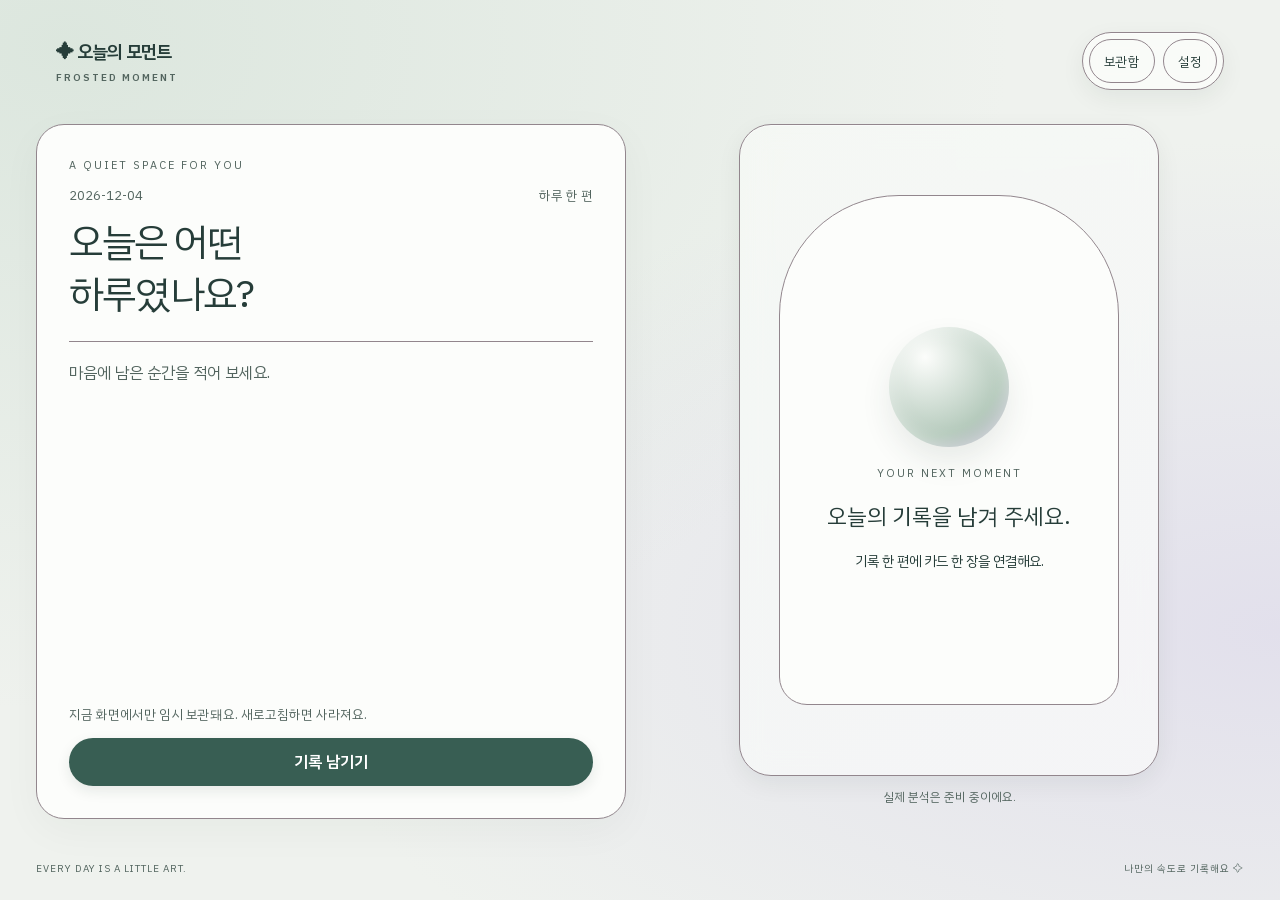
<file: design-lab/diary-glass-v1/index.html>
<!doctype html>
<html lang="ko">
  <head>
    <meta charset="utf-8" />
    <meta name="viewport" content="width=device-width, initial-scale=1" />
    <meta name="theme-color" content="#f5f0e6" />
    <meta name="description" content="오늘의 작은 기록, 나만의 모먼트 카드" />
    <title>오늘의 모먼트 · Frosted Moment 시안</title>
    <script>
      /* Display preferences only; runs before the first paint. */
(() => {
  "use strict";
  const themes = Object.freeze([Object.freeze({id:"frost",name:"프로스트 모먼트",description:"빛은 은은하게, 기록은 선명하게",light:["#eff2ee","#fcfdfb","#263d39","#52645e","#385e53","#ffffff"],dark:["#172522","#22352f","#f1f5ee","#bdcdc3","#bad6c5","#172522"]})]);
  const prefix="moment-card:diary-glass-v1:", modeKey=prefix+"color-scheme", themeKey=prefix+"appearance";
  const media=window.matchMedia("(prefers-color-scheme: dark)");
  const validMode=v=>["system","light","dark"].includes(v), validTheme=v=>themes.some(t=>t.id===v);
  const read=k=>{try{return localStorage.getItem(k);}catch{return null;}};
  let preference=validMode(read(modeKey))?read(modeKey):"system", theme=validTheme(read(themeKey))?read(themeKey):"frost";
  // The registry supplies both root colors and isolated settings previews.
  const style=document.createElement("style");
  style.textContent=themes.flatMap(t=>["light","dark"].map(mode=>{
    const [paper,surface,ink,muted,accent,onAccent]=t[mode];
    return `:root[data-appearance="${t.id}"][data-theme="${mode}"],.theme-preview[data-appearance="${t.id}"][data-theme="${mode}"]{--paper:${paper};--surface:${surface};--ink:${ink};--muted:${muted};--blue:${accent};--on-accent:${onAccent};--line:${mode==="dark"?"#79838c":"#92868d"};--tint:${surface};--error:${mode==="dark"?"#ffb4c4":"#a12b43"};--positive:${mode==="dark"?"#7bd6c1":"#227466"};--negative:${mode==="dark"?"#ffac8e":"#b34424"};--pos_1:${mode==="dark"?"#7bd6c1":"#227466"};--pos_2:${mode==="dark"?"#bbd89c":"#527842"};--pos_3:${mode==="dark"?"#8cd4ed":"#417d9b"};--neg_1:${mode==="dark"?"#cfb3ff":"#8068b3"};--neg_2:${mode==="dark"?"#a4ccff":"#417da7"};--neg_3:${mode==="dark"?"#ffb4c4":"#c34b52"};--neutral:${mode==="dark"?"#b7c7db":"#596b80"};}`;
  })).join("\n");
  document.head.append(style);
  function sync(){
    document.querySelectorAll('[name="appearance"]').forEach(c=>c.checked=c.value===theme);
    document.querySelectorAll('[name="color-mode"]').forEach(c=>c.checked=c.value===preference);
    const control=document.getElementById("theme-preference");if(control)control.value=preference;
  }
  function apply(){
    const resolved=preference==="system"?(media.matches?"dark":"light"):preference;
    document.documentElement.dataset.appearance=theme;
    document.documentElement.dataset.theme=resolved;
    document.documentElement.style.colorScheme=resolved;
    document.querySelector('meta[name="theme-color"]')?.setAttribute("content",themes.find(t=>t.id===theme)[resolved][0]);
    sync();window.dispatchEvent(new Event("cardex-theme-change"));
  }
  function persist(k,v){try{localStorage.setItem(k,v);}catch{/* Selection still works for this session. */}}
  function set(v){if(validMode(v)){preference=v;persist(modeKey,v);apply();}}
  function setTheme(v){if(validTheme(v)){theme=v;persist(themeKey,v);apply();}}
  window.CardexTheme=Object.freeze({themes,sync,set,setTheme,getTheme:()=>theme,getPreference:()=>preference,getResolvedMode:()=>document.documentElement.dataset.theme});
  media.addEventListener("change",()=>{if(preference==="system")apply();});
  window.addEventListener("storage",e=>{
    if(e.key===modeKey||e.key===null)preference=validMode(read(modeKey))?read(modeKey):"system";
    if(e.key===themeKey||e.key===null)theme=validTheme(read(themeKey))?read(themeKey):"frost";
    if([modeKey,themeKey,null].includes(e.key))apply();
  });
  document.addEventListener("change",e=>{
    if(e.target.name==="appearance")setTheme(e.target.value);
    if(e.target.name==="color-mode"||e.target.id==="theme-preference")set(e.target.value);
  });
  apply();
})();

(() => {
  const key = 'moment-card:diary-glass-v1:reduce-glass';
  let reduced = false;
  try { reduced = localStorage.getItem(key) === 'true'; } catch {}
  const apply = () => {
    document.documentElement.dataset.reduceGlass = String(reduced);
    document.querySelectorAll('[name="reduce-glass"]').forEach(input => input.checked = reduced);
  };
  document.addEventListener('change', event => {
    if (event.target.name !== 'reduce-glass') return;
    reduced = event.target.checked;
    try { localStorage.setItem(key, String(reduced)); } catch {}
    apply();
  });
  window.addEventListener('storage', event => {
    if (event.key !== key && event.key !== null) return;
    try { reduced = localStorage.getItem(key) === 'true'; } catch { reduced = false; }
    apply();
  });
  apply();
})();

    </script>
    <style>
      @font-face{font-family:'IBM Plex Sans KR';font-style:normal;font-display:swap;font-weight:400;src:url([data-uri]) format('woff');unicode-range:U+FF0B;}
@font-face{font-family:'IBM Plex Sans KR';font-style:normal;font-display:swap;font-weight:400;src:url([data-uri]) format('woff');unicode-range:U+25A4,U+25A5,U+25A6,U+25A7;}
@font-face{font-family:'IBM Plex Sans KR';font-style:normal;font-display:swap;font-weight:400;src:url([data-uri]) format('woff');unicode-range:U+2197,U+2260,U+2261,U+2264,U+2265;}
@font-face{font-family:'IBM Plex Sans KR';font-style:normal;font-display:swap;font-weight:400;src:url([data-uri]) format('woff');unicode-range:U+B1;}
@font-face{font-family:'IBM Plex Sans KR';font-style:normal;font-display:swap;font-weight:400;src:url([data-uri]) format('woff');unicode-range:U+2194;}
@font-face{font-family:'IBM Plex Sans KR';font-style:normal;font-display:swap;font-weight:400;src:url([data-uri]) format('woff');unicode-range:U+B311;}
@font-face{font-family:'IBM Plex Sans KR';font-style:normal;font-display:swap;font-weight:400;src:url([data-uri]) format('woff');unicode-range:U+2190,U+24D8,U+25C7;}
@font-face{font-family:'IBM Plex Sans KR';font-style:normal;font-display:swap;font-weight:400;src:url([data-uri]) format('woff');unicode-range:U+B461,U+B9F7;}
@font-face{font-family:'IBM Plex Sans KR';font-style:normal;font-display:swap;font-weight:400;src:url([data-uri]) format('woff');unicode-range:U+C9D9;}
@font-face{font-family:'IBM Plex Sans KR';font-style:normal;font-display:swap;font-weight:400;src:url([data-uri]) format('woff');unicode-range:U+AE0D,U+AFD4,U+B10C,U+B36E,U+BB36,U+D0ED,U+D514;}
@font-face{font-family:'IBM Plex Sans KR';font-style:normal;font-display:swap;font-weight:400;src:url([data-uri]) format('woff');unicode-range:U+24,U+60,U+ACB9,U+ACF1,U+C068,U+C149,U+C22B,U+C62E;}
@font-face{font-family:'IBM Plex Sans KR';font-style:normal;font-display:swap;font-weight:400;src:url([data-uri]) format('woff');unicode-range:U+D7,U+2192,U+315C,U+AF34,U+B2D9,U+BD05,U+C61B,U+CE98,U+D1B1,U+D3B4,U+D69F,U+D758;}
@font-face{font-family:'IBM Plex Sans KR';font-style:normal;font-display:swap;font-weight:400;src:url([data-uri]) format('woff');unicode-range:U+B2A6,U+B82C,U+BC0D,U+C0F7,U+C14B,U+C708,U+C81D,U+D234,U+D575,U+D718;}
@font-face{font-family:'IBM Plex Sans KR';font-style:normal;font-display:swap;font-weight:400;src:url([data-uri]) format('woff');unicode-range:U+3160,U+AC12,U+AC14,U+AC16,U+ADE0,U+AFC8,U+B0B8,U+B6F0,U+B73B,U+B809,U+B864,U+B9BF,U+B9F5,U+BA40,U+BAAC,U+BBC0,U+BC16,U+C228,U+C529,U+C77D,U+CE59,U+D0D0,U+D14D,U+D301,U+D3BC,U+D640,U+D750;}
@font-face{font-family:'IBM Plex Sans KR';font-style:normal;font-display:swap;font-weight:400;src:url([data-uri]) format('woff');unicode-range:U+5E,U+314E,U+AC24,U+ACE1,U+B155,U+B410,U+B458,U+B4DD,U+B7B5,U+B840,U+B86F,U+B960,U+BC1D,U+BCA8,U+BE48,U+BE5B,U+C140,U+C2F1,U+C554,U+C65C,U+C728,U+CC30,U+CEEC,U+CF13,U+D134,U+D2BC,U+D329,U+D3F4;}
@font-face{font-family:'IBM Plex Sans KR';font-style:normal;font-display:swap;font-weight:400;src:url([data-uri]) format('woff');unicode-range:U+3C,U+3D,U+314B,U+ACF3,U+AE34,U+AFB8,U+B05D,U+B118,U+B378,U+B4A4,U+B7FD,U+BA3C,U+BC94,U+BE4C,U+C2AC,U+C55E,U+C5B5,U+C654,U+C6F9,U+C751,U+C874,U+C9F8,U+CCA8,U+CCAB,U+CCD0,U+CE21,U+CE35,U+CE90,U+CEE8,U+CEF4,U+D070,U+D15C,U+D1A1,U+D3ED,U+D508,U+D53D,U+D68D,U+D6A8;}
@font-face{font-family:'IBM Plex Sans KR';font-style:normal;font-display:swap;font-weight:400;src:url([data-uri]) format('woff');unicode-range:U+23,U+25,U+5F,U+ACAC,U+ACE8,U+ADC0,U+ADDC,U+B2F5,U+B3C5,U+B3CC,U+B429,U+B530,U+B77D,U+B79C,U+B7A8,U+B7C9,U+B7F0,U+B7FC,U+B828,U+B860,U+B9AD,U+B9C9,U+B9DE,U+BA38,U+BABB,U+BCA4,U+BCD1,U+C0AD,U+C0B4,U+C190,U+C220,U+C2B9,U+C545,U+C558,U+C5D4,U+C644,U+C6C0,U+C6C3,U+C798,U+C811,U+C838,U+C871,U+C904,U+C9DC,U+CC38,U+CC44,U+CD1D,U+CD95,U+CDA9,U+CF00,U+CF58,U+D328,U+D37C,U+D3F0,U+D551,U+D5A5,U+D5C8,U+D5D8,U+D63C,U+D669,U+D76C;}
@font-face{font-family:'IBM Plex Sans KR';font-style:normal;font-display:swap;font-weight:400;src:url([data-uri]) format('woff');unicode-range:U+26,U+2B,U+3E,U+40,U+7E,U+AC01,U+AC19,U+AC1D,U+ACA9,U+ACB0,U+AE38,U+AE40,U+AED8,U+B09C,U+B0A0,U+B108,U+B204,U+B298,U+B2D8,U+B2EB,U+B2EC,U+B450,U+B4E0,U+B54C,U+B610,U+B8E8,U+B958,U+B974,U+B984,U+B9B0,U+B9BC,U+B9BD,U+BA70,U+BBFC,U+BC0F,U+BC15,U+BC31,U+BC95,U+BCC0,U+BCC4,U+BD88,U+C0C8,U+C11D,U+C13C,U+C158,U+C18D,U+C1A1,U+C21C,U+C4F0,U+C54A,U+C560,U+C5B8,U+C5C8,U+C5F4,U+C628,U+C62C,U+C678,U+C6CC,U+C808,U+C810,U+C885,U+C88B,U+C900,U+C99D,U+CC3E,U+CC45,U+CD08,U+CEE4,U+D074,U+D0A4,U+D0DD,U+D2B9,U+D3B8,U+D3C9,U+D544,U+D559,U+D56D,U+D588,U+D615,U+D655,U+D658,U+D65C;}
@font-face{font-family:'IBM Plex Sans KR';font-style:normal;font-display:swap;font-weight:400;src:url([data-uri]) format('woff');unicode-range:U+48,U+7C,U+AC10,U+AC15,U+AC74,U+AC80,U+AC83,U+ACC4,U+AD50,U+AD6D,U+ADFC,U+AE00,U+AE08,U+AE4C,U+B0A8,U+B124,U+B144,U+B178,U+B274,U+B2A5,U+B2E8,U+B2F9,U+B354,U+B370,U+B418,U+B41C,U+B4F1,U+B514,U+B798,U+B808,U+B824,U+B825,U+B8CC,U+B978,U+B9D0,U+B9E4,U+BAA9,U+BC18,U+BC1C,U+BC30,U+BC84,U+BCF5,U+BCF8,U+BD84,U+BE0C,U+BE14,U+C0B0,U+C0C9,U+C0DD,U+C124,U+C2DD,U+C2E4,U+C2EC,U+C54C,U+C57C,U+C57D,U+C591,U+C5C5,U+C5C6,U+C5ED,U+C608,U+C640,U+C6D4,U+C784,U+C7AC,U+C800,U+C801,U+C9C1,U+C9D1,U+CC28,U+CC98,U+CCAD,U+CD5C,U+CD94,U+CD9C,U+CE68,U+CF54,U+D0DC,U+D14C,U+D1A0,U+D1B5,U+D2F0,U+D30C,U+D398,U+D45C,U+D560,U+D568,U+D589,U+D604,U+D6C4,U+D788;}
@font-face{font-family:'IBM Plex Sans KR';font-style:normal;font-display:swap;font-weight:400;src:url([data-uri]) format('woff');unicode-range:U+39,U+49,U+4D,U+4E,U+AC04,U+AC1C,U+AC70,U+AC8C,U+ACBD,U+ACF5,U+ACFC,U+AD00,U+AD6C,U+ADF8,U+B098,U+B0B4,U+B294,U+B2C8,U+B300,U+B3C4,U+B3D9,U+B4DC,U+B4E4,U+B77C,U+B7EC,U+B85D,U+B97C,U+B9C8,U+B9CC,U+BA54,U+BA74,U+BA85,U+BAA8,U+BB38,U+BBF8,U+BC14,U+BC29,U+BC88,U+BCF4,U+BD80,U+BE44,U+C0C1,U+C11C,U+C120,U+C131,U+C138,U+C18C,U+C218,U+C2B5,U+C2E0,U+C544,U+C548,U+C5B4,U+C5D0,U+C5EC,U+C5F0,U+C601,U+C624,U+C694,U+C6A9,U+C6B0,U+C6B4,U+C6D0,U+C704,U+C720,U+C73C,U+C740,U+C744,U+C74C,U+C758,U+C77C,U+C785,U+C788,U+C790,U+C791,U+C7A5,U+C804,U+C815,U+C81C,U+C870,U+C8FC,U+C911,U+C9C4,U+CCB4,U+CE58,U+CE74,U+D06C,U+D0C0,U+D130,U+D2B8,U+D3EC,U+D504,U+D55C,U+D569,U+D574,U+D638,U+D654,U+D68C;}
@font-face{font-family:'IBM Plex Sans KR';font-style:normal;font-display:swap;font-weight:400;src:url([data-uri]) format('woff');unicode-range:U+20,U+21,U+22,U+27,U+28,U+29,U+2A,U+2C,U+2D,U+2E,U+2F,U+30,U+31,U+32,U+33,U+34,U+35,U+36,U+37,U+38,U+3A,U+3B,U+3F,U+41,U+42,U+43,U+44,U+45,U+46,U+47,U+4A,U+4B,U+4C,U+4F,U+50,U+51,U+52,U+53,U+54,U+55,U+56,U+57,U+58,U+59,U+5A,U+5B,U+5C,U+5D,U+61,U+62,U+63,U+64,U+65,U+66,U+67,U+68,U+69,U+6A,U+6B,U+6C,U+6D,U+6E,U+6F,U+70,U+71,U+72,U+73,U+74,U+75,U+76,U+77,U+78,U+79,U+7A,U+7B,U+7D,U+B7,U+2013,U+2014,U+201C,U+201D,U+AC00,U+ACE0,U+AE30,U+B2E4,U+B85C,U+B9AC,U+C0AC,U+C2A4,U+C2DC,U+C774,U+C778,U+C9C0,U+D558;}
@font-face{font-family:'IBM Plex Sans KR';font-style:normal;font-display:swap;font-weight:400;src:url([data-uri]) format('woff');unicode-range:U+20,U+21,U+22,U+23,U+24,U+25,U+26,U+27,U+28,U+29,U+2A,U+2B,U+2C,U+2D,U+2E,U+2F,U+30,U+31,U+32,U+33,U+34,U+35,U+36,U+37,U+38,U+39,U+3A,U+3B,U+3C,U+3D,U+3E,U+3F,U+40,U+41,U+42,U+43,U+44,U+45,U+46,U+47,U+48,U+49,U+4A,U+4B,U+4C,U+4D,U+4E,U+4F,U+50,U+51,U+52,U+53,U+54,U+55,U+56,U+57,U+58,U+59,U+5A,U+5B,U+5C,U+5D,U+5E,U+5F,U+60,U+61,U+62,U+63,U+64,U+65,U+66,U+67,U+68,U+69,U+6A,U+6B,U+6C,U+6D,U+6E,U+6F,U+70,U+71,U+72,U+73,U+74,U+75,U+76,U+77,U+78,U+79,U+7A,U+7B,U+7C,U+7D,U+7E,U+B1,U+B7,U+D7,U+2013,U+2014,U+201C,U+201D,U+2212;}
@font-face{font-family:'IBM Plex Sans KR';font-style:normal;font-display:swap;font-weight:600;src:url([data-uri]) format('woff');unicode-range:U+FF0B;}
@font-face{font-family:'IBM Plex Sans KR';font-style:normal;font-display:swap;font-weight:600;src:url([data-uri]) format('woff');unicode-range:U+25A4,U+25A5,U+25A6,U+25A7;}
@font-face{font-family:'IBM Plex Sans KR';font-style:normal;font-display:swap;font-weight:600;src:url([data-uri]) format('woff');unicode-range:U+2197,U+2260,U+2261,U+2264,U+2265;}
@font-face{font-family:'IBM Plex Sans KR';font-style:normal;font-display:swap;font-weight:600;src:url([data-uri]) format('woff');unicode-range:U+B1;}
@font-face{font-family:'IBM Plex Sans KR';font-style:normal;font-display:swap;font-weight:600;src:url([data-uri]) format('woff');unicode-range:U+2194;}
@font-face{font-family:'IBM Plex Sans KR';font-style:normal;font-display:swap;font-weight:600;src:url([data-uri]) format('woff');unicode-range:U+B311;}
@font-face{font-family:'IBM Plex Sans KR';font-style:normal;font-display:swap;font-weight:600;src:url([data-uri]) format('woff');unicode-range:U+2190,U+24D8,U+25C7;}
@font-face{font-family:'IBM Plex Sans KR';font-style:normal;font-display:swap;font-weight:600;src:url([data-uri]) format('woff');unicode-range:U+B461,U+B9F7;}
@font-face{font-family:'IBM Plex Sans KR';font-style:normal;font-display:swap;font-weight:600;src:url([data-uri]) format('woff');unicode-range:U+C9D9;}
@font-face{font-family:'IBM Plex Sans KR';font-style:normal;font-display:swap;font-weight:600;src:url([data-uri]) format('woff');unicode-range:U+AE0D,U+AFD4,U+B10C,U+B36E,U+BB36,U+D0ED,U+D514;}
@font-face{font-family:'IBM Plex Sans KR';font-style:normal;font-display:swap;font-weight:600;src:url([data-uri]) format('woff');unicode-range:U+24,U+60,U+ACB9,U+ACF1,U+C068,U+C149,U+C22B,U+C62E;}
@font-face{font-family:'IBM Plex Sans KR';font-style:normal;font-display:swap;font-weight:600;src:url([data-uri]) format('woff');unicode-range:U+D7,U+2192,U+315C,U+AF34,U+B2D9,U+BD05,U+C61B,U+CE98,U+D1B1,U+D3B4,U+D69F,U+D758;}
@font-face{font-family:'IBM Plex Sans KR';font-style:normal;font-display:swap;font-weight:600;src:url([data-uri]) format('woff');unicode-range:U+B2A6,U+B82C,U+BC0D,U+C0F7,U+C14B,U+C708,U+C81D,U+D234,U+D575,U+D718;}
@font-face{font-family:'IBM Plex Sans KR';font-style:normal;font-display:swap;font-weight:600;src:url([data-uri]) format('woff');unicode-range:U+3160,U+AC12,U+AC14,U+AC16,U+ADE0,U+AFC8,U+B0B8,U+B6F0,U+B73B,U+B809,U+B864,U+B9BF,U+B9F5,U+BA40,U+BAAC,U+BBC0,U+BC16,U+C228,U+C529,U+C77D,U+CE59,U+D0D0,U+D14D,U+D301,U+D3BC,U+D640,U+D750;}
@font-face{font-family:'IBM Plex Sans KR';font-style:normal;font-display:swap;font-weight:600;src:url([data-uri]) format('woff');unicode-range:U+5E,U+314E,U+AC24,U+ACE1,U+B155,U+B410,U+B458,U+B4DD,U+B7B5,U+B840,U+B86F,U+B960,U+BC1D,U+BCA8,U+BE48,U+BE5B,U+C140,U+C2F1,U+C554,U+C65C,U+C728,U+CC30,U+CEEC,U+CF13,U+D134,U+D2BC,U+D329,U+D3F4;}
@font-face{font-family:'IBM Plex Sans KR';font-style:normal;font-display:swap;font-weight:600;src:url([data-uri]) format('woff');unicode-range:U+3C,U+3D,U+314B,U+ACF3,U+AE34,U+AFB8,U+B05D,U+B118,U+B378,U+B4A4,U+B7FD,U+BA3C,U+BC94,U+BE4C,U+C2AC,U+C55E,U+C5B5,U+C654,U+C6F9,U+C751,U+C874,U+C9F8,U+CCA8,U+CCAB,U+CCD0,U+CE21,U+CE35,U+CE90,U+CEE8,U+CEF4,U+D070,U+D15C,U+D1A1,U+D3ED,U+D508,U+D53D,U+D68D,U+D6A8;}
@font-face{font-family:'IBM Plex Sans KR';font-style:normal;font-display:swap;font-weight:600;src:url([data-uri]) format('woff');unicode-range:U+23,U+25,U+5F,U+ACAC,U+ACE8,U+ADC0,U+ADDC,U+B2F5,U+B3C5,U+B3CC,U+B429,U+B530,U+B77D,U+B79C,U+B7A8,U+B7C9,U+B7F0,U+B7FC,U+B828,U+B860,U+B9AD,U+B9C9,U+B9DE,U+BA38,U+BABB,U+BCA4,U+BCD1,U+C0AD,U+C0B4,U+C190,U+C220,U+C2B9,U+C545,U+C558,U+C5D4,U+C644,U+C6C0,U+C6C3,U+C798,U+C811,U+C838,U+C871,U+C904,U+C9DC,U+CC38,U+CC44,U+CD1D,U+CD95,U+CDA9,U+CF00,U+CF58,U+D328,U+D37C,U+D3F0,U+D551,U+D5A5,U+D5C8,U+D5D8,U+D63C,U+D669,U+D76C;}
@font-face{font-family:'IBM Plex Sans KR';font-style:normal;font-display:swap;font-weight:600;src:url([data-uri]) format('woff');unicode-range:U+26,U+2B,U+3E,U+40,U+7E,U+AC01,U+AC19,U+AC1D,U+ACA9,U+ACB0,U+AE38,U+AE40,U+AED8,U+B09C,U+B0A0,U+B108,U+B204,U+B298,U+B2D8,U+B2EB,U+B2EC,U+B450,U+B4E0,U+B54C,U+B610,U+B8E8,U+B958,U+B974,U+B984,U+B9B0,U+B9BC,U+B9BD,U+BA70,U+BBFC,U+BC0F,U+BC15,U+BC31,U+BC95,U+BCC0,U+BCC4,U+BD88,U+C0C8,U+C11D,U+C13C,U+C158,U+C18D,U+C1A1,U+C21C,U+C4F0,U+C54A,U+C560,U+C5B8,U+C5C8,U+C5F4,U+C628,U+C62C,U+C678,U+C6CC,U+C808,U+C810,U+C885,U+C88B,U+C900,U+C99D,U+CC3E,U+CC45,U+CD08,U+CEE4,U+D074,U+D0A4,U+D0DD,U+D2B9,U+D3B8,U+D3C9,U+D544,U+D559,U+D56D,U+D588,U+D615,U+D655,U+D658,U+D65C;}
@font-face{font-family:'IBM Plex Sans KR';font-style:normal;font-display:swap;font-weight:600;src:url([data-uri]) format('woff');unicode-range:U+48,U+7C,U+AC10,U+AC15,U+AC74,U+AC80,U+AC83,U+ACC4,U+AD50,U+AD6D,U+ADFC,U+AE00,U+AE08,U+AE4C,U+B0A8,U+B124,U+B144,U+B178,U+B274,U+B2A5,U+B2E8,U+B2F9,U+B354,U+B370,U+B418,U+B41C,U+B4F1,U+B514,U+B798,U+B808,U+B824,U+B825,U+B8CC,U+B978,U+B9D0,U+B9E4,U+BAA9,U+BC18,U+BC1C,U+BC30,U+BC84,U+BCF5,U+BCF8,U+BD84,U+BE0C,U+BE14,U+C0B0,U+C0C9,U+C0DD,U+C124,U+C2DD,U+C2E4,U+C2EC,U+C54C,U+C57C,U+C57D,U+C591,U+C5C5,U+C5C6,U+C5ED,U+C608,U+C640,U+C6D4,U+C784,U+C7AC,U+C800,U+C801,U+C9C1,U+C9D1,U+CC28,U+CC98,U+CCAD,U+CD5C,U+CD94,U+CD9C,U+CE68,U+CF54,U+D0DC,U+D14C,U+D1A0,U+D1B5,U+D2F0,U+D30C,U+D398,U+D45C,U+D560,U+D568,U+D589,U+D604,U+D6C4,U+D788;}
@font-face{font-family:'IBM Plex Sans KR';font-style:normal;font-display:swap;font-weight:600;src:url([data-uri]) format('woff');unicode-range:U+39,U+49,U+4D,U+4E,U+AC04,U+AC1C,U+AC70,U+AC8C,U+ACBD,U+ACF5,U+ACFC,U+AD00,U+AD6C,U+ADF8,U+B098,U+B0B4,U+B294,U+B2C8,U+B300,U+B3C4,U+B3D9,U+B4DC,U+B4E4,U+B77C,U+B7EC,U+B85D,U+B97C,U+B9C8,U+B9CC,U+BA54,U+BA74,U+BA85,U+BAA8,U+BB38,U+BBF8,U+BC14,U+BC29,U+BC88,U+BCF4,U+BD80,U+BE44,U+C0C1,U+C11C,U+C120,U+C131,U+C138,U+C18C,U+C218,U+C2B5,U+C2E0,U+C544,U+C548,U+C5B4,U+C5D0,U+C5EC,U+C5F0,U+C601,U+C624,U+C694,U+C6A9,U+C6B0,U+C6B4,U+C6D0,U+C704,U+C720,U+C73C,U+C740,U+C744,U+C74C,U+C758,U+C77C,U+C785,U+C788,U+C790,U+C791,U+C7A5,U+C804,U+C815,U+C81C,U+C870,U+C8FC,U+C911,U+C9C4,U+CCB4,U+CE58,U+CE74,U+D06C,U+D0C0,U+D130,U+D2B8,U+D3EC,U+D504,U+D55C,U+D569,U+D574,U+D638,U+D654,U+D68C;}
@font-face{font-family:'IBM Plex Sans KR';font-style:normal;font-display:swap;font-weight:600;src:url([data-uri]) format('woff');unicode-range:U+20,U+21,U+22,U+27,U+28,U+29,U+2A,U+2C,U+2D,U+2E,U+2F,U+30,U+31,U+32,U+33,U+34,U+35,U+36,U+37,U+38,U+3A,U+3B,U+3F,U+41,U+42,U+43,U+44,U+45,U+46,U+47,U+4A,U+4B,U+4C,U+4F,U+50,U+51,U+52,U+53,U+54,U+55,U+56,U+57,U+58,U+59,U+5A,U+5B,U+5C,U+5D,U+61,U+62,U+63,U+64,U+65,U+66,U+67,U+68,U+69,U+6A,U+6B,U+6C,U+6D,U+6E,U+6F,U+70,U+71,U+72,U+73,U+74,U+75,U+76,U+77,U+78,U+79,U+7A,U+7B,U+7D,U+B7,U+2013,U+2014,U+201C,U+201D,U+AC00,U+ACE0,U+AE30,U+B2E4,U+B85C,U+B9AC,U+C0AC,U+C2A4,U+C2DC,U+C774,U+C778,U+C9C0,U+D558;}
@font-face{font-family:'IBM Plex Sans KR';font-style:normal;font-display:swap;font-weight:600;src:url([data-uri]) format('woff');unicode-range:U+20,U+21,U+22,U+23,U+24,U+25,U+26,U+27,U+28,U+29,U+2A,U+2B,U+2C,U+2D,U+2E,U+2F,U+30,U+31,U+32,U+33,U+34,U+35,U+36,U+37,U+38,U+39,U+3A,U+3B,U+3C,U+3D,U+3E,U+3F,U+40,U+41,U+42,U+43,U+44,U+45,U+46,U+47,U+48,U+49,U+4A,U+4B,U+4C,U+4D,U+4E,U+4F,U+50,U+51,U+52,U+53,U+54,U+55,U+56,U+57,U+58,U+59,U+5A,U+5B,U+5C,U+5D,U+5E,U+5F,U+60,U+61,U+62,U+63,U+64,U+65,U+66,U+67,U+68,U+69,U+6A,U+6B,U+6C,U+6D,U+6E,U+6F,U+70,U+71,U+72,U+73,U+74,U+75,U+76,U+77,U+78,U+79,U+7A,U+7B,U+7C,U+7D,U+7E,U+B1,U+B7,U+D7,U+2013,U+2014,U+201C,U+201D,U+2212;}
:root {
  --paper: #f5f0e6;
  --ink: #262323;
  --blue: #4039db;
  --muted: #756d70;
  font-family: "IBM Plex Sans KR", sans-serif;
  color: var(--ink);
  background: var(--paper);
}
* {
  box-sizing: border-box;
}
body {
  margin: 0;
}
button,
textarea,
input {
  font: inherit;
}
button {
  cursor: pointer;
  border: 0;
}
button:focus-visible,
input:focus-visible,
textarea:focus-visible {
  outline: 3px solid var(--blue);
  outline-offset: 3px;
}
button:disabled {
  opacity: 0.5;
  cursor: wait;
}
.sr-only {
  position: absolute;
  width: 1px;
  height: 1px;
  overflow: hidden;
  clip-path: inset(50%);
}
.shell {
  height: var(--app-height, 100dvh);
  max-width: 1280px;
  margin: auto;
  padding: 24px 36px;
  display: grid;
  grid-template-rows: auto minmax(0, 1fr) auto;
  gap: 20px;
  background-image: url("data:image/svg+xml,%3Csvg xmlns='http://www.w3.org/2000/svg' width='180' height='180'%3E%3Cfilter id='n'%3E%3CfeTurbulence baseFrequency='.8' numOctaves='3' stitchTiles='stitch'/%3E%3C/filter%3E%3Cpath fill='%23866' opacity='.04' filter='url(%23n)' d='M0 0h180v180H0z'/%3E%3C/svg%3E");
}
header,
footer,
.row {
  display: flex;
  align-items: center;
  justify-content: space-between;
  gap: 12px;
}
header .brand {
  font-size: 18px;
  font-weight: 600;
  letter-spacing: -0.7px;
}
header small,
.muted {
  color: var(--muted);
  font-size: 12px;
}
.icons {
  display: flex;
  gap: 8px;
}
.icon,
.quiet {
  background: transparent;
  color: var(--ink);
  min-height: 44px;
  padding: 10px 14px;
  border: 1px solid var(--line);
  border-radius: 30px;
}
.icon {
  font-size: 13px;
}
.workspace {
  min-height: 0;
  display: grid;
  grid-template-columns: 1fr 1fr;
  gap: 32px;
}
.editor,
.panel {
  min-height: 0;
  display: flex;
  flex-direction: column;
  gap: 12px;
  border: 1px solid var(--line);
  border-radius: 24px;
  padding: 28px;
  background: var(--surface);
}
.eyebrow {
  font-size: 10px;
  letter-spacing: 2px;
  color: var(--muted);
}
h1 {
  font-size: clamp(26px, 3.4vw, 44px);
  line-height: 1.12;
  letter-spacing: -2px;
  margin: 0;
}
h2 {
  margin: 0;
  font-size: 23px;
}
p {
  margin: 0;
  line-height: 1.6;
}
.editor textarea {
  flex: 1;
  min-height: 48px;
  resize: none;
  border: 0;
  border-top: 1px solid var(--line);
  background: transparent;
  padding: 16px 0;
  color: var(--ink);
  font-size: 16px;
  line-height: 1.9;
  outline-offset: 0;
}
.primary {
  background: var(--blue);
  color: var(--on-accent);
  min-height: 46px;
  border-radius: 30px;
  padding: 12px 24px;
  font-weight: 600;
}
.status {
  font-size: 12px;
  color: var(--muted);
  min-height: 20px;
}
.error {
  color: var(--error);
}
.card-area {
  min-height: 0;
  display: flex;
  flex-direction: column;
  align-items: center;
  justify-content: center;
  gap: 12px;
}
.card-box {
  min-height: 0;
  flex: 1;
  width: 100%;
  display: flex;
  align-items: center;
  justify-content: center;
}
.art-card {
  display: block;
  max-width: 100%;
  max-height: 100%;
  width: auto;
  height: auto;
  aspect-ratio: 2/3;
  filter: drop-shadow(0 12px 14px #38215a20);
  border-radius: 10px;
}
.card-area .caption {
  font-size: 12px;
  text-align: center;
}
.card-actions {
  display: flex;
  gap: 8px;
}
.mobile-only {
  display: none;
}
.panel {
  grid-column: 1/-1;
  max-width: 760px;
  width: 100%;
  justify-self: center;
}
.panel-body {
  flex: 1;
  min-height: 0;
  display: flex;
  flex-direction: column;
  gap: 12px;
}
.entry-list {
  display: flex;
  flex-direction: column;
  gap: 8px;
  min-height: 0;
  flex: 1;
}
.entry {
  background: var(--tint);
  border-radius: 16px;
  text-align: left;
  padding: 12px 16px;
  min-height: 54px;
  display: flex;
  justify-content: space-between;
  gap: 8px;
  align-items: center;
}
.entry span {
  overflow: hidden;
  text-overflow: ellipsis;
  white-space: nowrap;
  min-width: 0;
}
.entry small {
  flex-shrink: 0;
  color: var(--muted);
}
.settings-option {
  padding: 14px;
  border: 1px solid var(--line);
  border-radius: 16px;
  display: flex;
  gap: 10px;
  align-items: center;
}
.read-text {
  white-space: pre-wrap;
  overflow: auto;
  flex: 1;
  min-height: 0;
  font-size: 16px;
  line-height: 1.8;
}
.danger {
  color: var(--error);
}
.pagination {
  display: flex;
  gap: 12px;
  align-items: center;
  justify-content: center;
}
footer {
  font-size: 10px;
  color: var(--muted);
  letter-spacing: 1px;
}
.empty-card {
  border: 1px dashed var(--line);
  border-radius: 50% 50% 12px 12px;
  width: min(100%, 300px);
  padding: 32px 22px;
  text-align: center;
  background: var(--surface);
  display: flex;
  flex-direction: column;
  justify-content: center;
  gap: 20px;
  aspect-ratio: 2/3;
  max-height: 100%;
}
.empty-card .spark {
  font-size: 52px;
  color: var(--blue);
}
@media (max-width: 959px) {
  .shell {
    padding: 16px;
    gap: 12px;
  }
  .workspace {
    grid-template-columns: 1fr;
    gap: 0;
  }
  .editor,
  .panel {
    padding: 20px;
    gap: 10px;
  }
  h1 {
    font-size: 30px;
  }
  .card-area {
    display: none;
  }
  .workspace.show-card .editor {
    display: none;
  }
  .workspace.show-card .card-area {
    display: flex;
  }
  .mobile-only {
    display: inline-block;
  }
  .panel {
    max-width: none;
  }
  .brand small {
    display: none;
  }
  footer span:last-child {
    display: none;
  }
  .entry {
    padding: 10px 12px;
  }
  .panel .row {
    flex-wrap: wrap;
  }
}
@media (max-height: 650px) {
  .shell {
    padding: 10px 14px;
    gap: 8px;
  }
  .editor,
  .panel {
    padding: 14px;
    gap: 8px;
  }
  header .brand {
    font-size: 15px;
  }
  .icon {
    padding: 8px;
    min-height: 40px;
  }
  h1 {
    font-size: 25px;
  }
  .editor textarea {
    padding: 8px 0;
    line-height: 1.6;
  }
  .eyebrow,
  footer {
    display: none;
  }
  .primary {
    min-height: 42px;
    padding: 10px 18px;
  }
  .entry {
    min-height: 40px;
    padding: 8px 12px;
  }
  .empty-card {
    padding: 12px;
    gap: 10px;
  }
  .empty-card .spark {
    font-size: 28px;
  }
  .caption {
    display: none;
  }
}

.workspace > * {
  min-width: 0;
}
.entry-list,
.entry {
  min-width: 0;
  max-width: 100%;
}
.sr-only {
  top: 0;
  left: 0;
}

.archive-tabs,
.stats-tabs {
  display: flex;
  gap: 6px;
}
.archive-tabs button,
.stats-tabs button {
  flex: 1;
  min-height: 40px;
  padding: 8px;
  border-radius: 14px;
  background: var(--tint);
  color: var(--ink);
}
.archive-tabs button[aria-pressed="true"],
.stats-tabs button[aria-pressed="true"] {
  background: var(--blue);
  color: var(--on-accent);
}
.month-controls {
  display: flex;
  align-items: center;
  justify-content: space-between;
}
.month-controls .quiet {
  min-height: 36px;
  padding: 4px 16px;
}
.graph-space {
  flex: 1;
  min-height: 0;
  display: flex;
  flex-direction: column;
  justify-content: center;
}
.stats-chart {
  width: 100%;
  min-height: 0;
  max-height: 100%;
  flex: 1;
  font: 13px sans-serif;
  overflow: visible;
}
.stats-legend {
  display: flex;
  justify-content: center;
  gap: 18px;
  font-size: 13px;
}
.stats-summary {
  font-size: 14px;
}
.stats-summary small {
  color: var(--muted);
}
.stats-detail {
  display: flex;
  align-items: center;
  flex-wrap: wrap;
  gap: 8px;
  font-size: 12px;
}
.stats-detail select {
  max-width: 145px;
  min-height: 38px;
  background: var(--paper);
  border: 1px solid var(--line);
  border-radius: 10px;
  color: var(--ink);
}
.stats-detail p {
  flex-basis: 100%;
}
.stats-detail .quiet {
  min-height: 38px;
  padding: 6px 12px;
}
.distribution {
  display: flex;
  flex-direction: column;
  justify-content: space-evenly;
  height: 100%;
  min-height: 0;
  gap: 4px;
}
.distribution-row {
  display: grid;
  grid-template-columns: 40px 1fr 52px;
  gap: 8px;
  align-items: center;
  font-size: 13px;
}
.distribution-row > div {
  height: 10px;
  background: var(--line);
  border-radius: 8px;
}
.distribution-row i {
  display: block;
  height: 100%;
  border-radius: 8px;
}
.stats-empty {
  margin: auto;
  color: var(--muted);
}
@media (max-height: 650px) {
  .archive-panel {
    gap: 5px;
  }
  .archive-tabs button,
  .stats-tabs button {
    min-height: 32px;
    padding: 5px;
    font-size: 12px;
  }
  .archive-panel h2 {
    font-size: 20px;
  }
  .stats-summary {
    font-size: 12px;
  }
  .stats-legend {
    font-size: 11px;
  }
  .stats-detail {
    gap: 4px;
  }
  .archive-panel .muted {
    font-size: 11px;
  }
}

@media (max-width: 959px) {
  .stats-chart text {
    font-size: 28px;
  }
}

.catalog-grid {
  display: grid;
  grid-template-columns: repeat(3, minmax(0, 1fr));
  gap: 10px;
  min-height: 0;
  flex: 1;
  align-items: center;
}
.catalog-grid button {
  aspect-ratio: 2/3;
  max-height: 230px;
  background: var(--tint);
  border: 1px solid var(--line);
  border-radius: 14px;
  display: flex;
  flex-direction: column;
  align-items: center;
  justify-content: center;
  gap: 10px;
}
.character-placeholder {
  font-size: 40px;
}
.catalog-grid button[aria-pressed="true"] {
  outline: 3px solid var(--blue);
}
.record-layout {
  display: grid;
  grid-template-columns: 1fr 1fr;
  gap: 20px;
  flex: 1;
  min-height: 0;
}
.record-copy {
  display: flex;
  flex-direction: column;
  gap: 12px;
  min-height: 0;
  min-width: 0;
}
.record-panel {
  max-width: 1000px;
}
.record-layout .card-area {
  display: flex;
}
.record-layout .card-box {
  min-height: 0;
}
.record-layout .art-card {
  max-height: 100%;
  max-width: 100%;
}
#catalog-type {
  min-height: 40px;
  font: inherit;
}
.archive-tabs button {
  font-size: 12px;
}
.record-panel > nav {
  flex-shrink: 0;
}
@media (max-width: 959px) {
  .record-layout {
    grid-template-columns: 1fr;
  }
  .record-layout .card-area {
    display: none;
  }
  .record-layout.show-record-card .card-area {
    display: flex;
  }
  .record-layout.show-record-card .record-copy {
    display: none;
  }
  .catalog-grid button {
    gap: 4px;
  }
  .character-placeholder {
    font-size: 30px;
  }
}

/* Material treatments preserve the shared layout and readable writing surface. */
input,select,textarea,button{accent-color:var(--blue)}
select{background:var(--surface);color:var(--ink);border:1px solid var(--line);border-radius:8px;padding:6px}
textarea::placeholder{color:var(--muted);opacity:1}
button{color:var(--ink)}
.stats-chart text{fill:var(--muted)}
.settings-panel .panel-body{overflow-y:auto;overscroll-behavior:contain;padding:4px;scrollbar-gutter:stable}
.settings-panel .panel-body>*{flex-shrink:0}
.settings-panel fieldset{border:0;padding:0;margin:0;min-width:0}
.settings-panel legend{font-weight:600;margin-bottom:10px}
.theme-grid{display:grid;grid-template-columns:repeat(3,minmax(0,1fr));gap:10px}
.theme-option{position:relative;display:flex;flex-direction:column;gap:6px;border:1px solid var(--line);border-radius:14px;padding:10px;cursor:pointer;min-width:0}
.theme-option:has(input:checked){outline:2px solid var(--blue);outline-offset:1px}
.theme-option input{position:absolute;top:14px;right:14px;width:18px;height:18px}
.theme-option strong{font-size:13px}.theme-option small{font-size:12px;color:var(--muted)}
.theme-preview{height:62px;border-radius:8px;background:var(--paper);color:var(--ink);padding:12px;font-size:12px;border:1px solid var(--line)}
.theme-preview span{display:block;width:60%;height:8px;background:var(--blue);margin-top:10px;border-radius:4px}
.mode-options{display:flex;gap:12px;flex-wrap:wrap}.mode-options label{min-height:44px;display:flex;align-items:center;gap:6px}
html:not([data-appearance="paper"]) .shell{background-image:none}
html[data-appearance="sage"] :is(.panel,.editor){border-radius:30px;box-shadow:0 6px 20px #10251a12}
html[data-appearance="aurora"] .shell{background-image:radial-gradient(ellipse at top right,#948cff22,transparent 65%)}
html[data-appearance="aurora"] .icon{background:var(--surface)}
@supports(backdrop-filter:blur(8px)){html[data-appearance="aurora"] .icon{background:color-mix(in srgb,var(--surface) 85%,transparent);backdrop-filter:blur(8px)}}
html[data-appearance="editorial"] :is(.panel,.editor,.quiet,.primary,.icon,.entry){border-radius:3px;box-shadow:none}
html[data-appearance="editorial"] h1{letter-spacing:-1px;font-weight:500}
html[data-appearance="editorial"] .art-card{border-radius:0;filter:none}
html[data-appearance="sage"] .art-card{border-radius:24px}
html[data-appearance="retro"] .shell{background-image:linear-gradient(#9773aa15 1px,transparent 1px),linear-gradient(90deg,#9773aa15 1px,transparent 1px);background-size:24px 24px}
html[data-appearance="retro"] :is(.panel,.editor,.primary,.quiet){border:2px solid var(--ink);border-radius:8px;box-shadow:3px 3px 0 var(--ink)}
@media(max-width:959px){.theme-grid{grid-template-columns:1fr}.theme-option{padding:12px}.theme-preview{height:50px}}
@media(prefers-reduced-motion:reduce){*,*::before,*::after{animation:none!important;transition:none!important;scroll-behavior:auto!important}}
@media(forced-colors:active){.theme-option:has(input:checked){outline:3px solid Highlight}}

/* Component materials: navigation and display frames; readable content is opaque. */
body{background:radial-gradient(ellipse at 5% 5%,#c9dbce80,transparent 55%),radial-gradient(ellipse at 100% 70%,#d8d2ea90,transparent 55%),var(--paper)}
html[data-theme="dark"] body{background:radial-gradient(ellipse at 5% 5%,#38574860,transparent 55%),radial-gradient(ellipse at 100% 70%,#44395560,transparent 55%),var(--paper)}
.shell{background-image:none!important;max-width:1320px;padding-top:20px;gap:22px}
header{min-height:70px;padding:12px 20px;border:0;border-radius:24px;background:transparent}
header .brand small{display:block;font-size:10px;letter-spacing:2px;margin-top:5px}
.workspace{gap:28px}
.editor,.panel{border-radius:28px;box-shadow:0 12px 40px #142f250a}
.editor{padding:32px}
.eyebrow{font-size:11px;letter-spacing:2px}
h1{font-size:clamp(28px,3vw,42px);font-weight:500;line-height:1.35;letter-spacing:-1.5px}
.muted,.caption,.status{font-size:13px}
.editor textarea{margin-top:8px}
.primary{box-shadow:0 5px 14px #142f2518}
.icon,.quiet{background:var(--surface)}
.empty-card{position:relative;border:1px solid var(--line);border-radius:120px 120px 28px 28px;background:var(--surface);width:min(100%,340px);gap:18px;box-shadow:0 18px 50px #243a2910}
.empty-card h2{font-size:22px;line-height:1.5;font-weight:500}
.empty-card p{font-size:14px}
.frost-pearl{width:120px;height:120px;align-self:center;border-radius:50%;background:radial-gradient(circle at 30% 25%,var(--surface),#b5cabc 65%,#a7a0bc);box-shadow:inset 0 0 20px #ffffff90,0 15px 30px #263d3918}
.art-card{border-radius:22px;filter:drop-shadow(0 15px 20px #243a2915)}
.card-actions{flex-wrap:wrap;justify-content:center}.card-actions button{white-space:nowrap;font-size:13px;padding:10px 14px}
.theme-grid{grid-template-columns:1fr}.theme-option input{accent-color:var(--blue)}
.icon,.quiet,.primary,.archive-tabs button,.stats-tabs button,.month-controls .quiet,.stats-detail .quiet{min-height:44px}
.glass-surface{background:var(--surface);border:1px solid var(--line);box-shadow:inset 0 1px 0 #ffffff80,0 8px 24px #142f2510}
.glass-controls{padding:6px;border-radius:32px}
.glass-controls .icon{background:transparent}
.glass-frame{max-width:420px;padding:16px;border-radius:32px;background:linear-gradient(135deg,#d8e6db24,#ded9ec24),var(--surface)}
.glass-frame .empty-card{box-shadow:none}
.archive-tabs,.stats-tabs{padding:5px;border:1px solid var(--line);border-radius:20px;background:linear-gradient(135deg,#c9dbce18,#d8d2ea18),var(--surface);box-shadow:inset 0 1px 0 #ffffff60}
.archive-tabs button,.stats-tabs button{background:transparent}
.archive-tabs button[aria-pressed="true"],.stats-tabs button[aria-pressed="true"]{background:var(--blue);color:var(--on-accent)}
.settings-panel{box-shadow:inset 0 1px 0 #ffffff80,0 12px 40px #142f2510}
@supports(backdrop-filter:blur(16px)){
 .glass-controls{background:color-mix(in srgb,var(--surface) 82%,transparent);backdrop-filter:blur(10px);-webkit-backdrop-filter:blur(10px)}
 .glass-frame{background:linear-gradient(135deg,#d8e6db24,#ded9ec24),color-mix(in srgb,var(--surface) 84%,transparent);backdrop-filter:blur(14px);-webkit-backdrop-filter:blur(14px)}
}
html[data-reduce-glass="true"] :is(.glass-surface,.archive-tabs,.stats-tabs){background:var(--surface);backdrop-filter:none;-webkit-backdrop-filter:none;box-shadow:none}
@media(prefers-reduced-transparency:reduce){.glass-surface,.archive-tabs,.stats-tabs{background:var(--surface);backdrop-filter:none;-webkit-backdrop-filter:none;box-shadow:none}}
@media(forced-colors:active){.glass-surface,.archive-tabs,.stats-tabs,header,.editor,.panel,.empty-card{box-shadow:none;backdrop-filter:none;-webkit-backdrop-filter:none;background:Canvas;border-color:CanvasText}.frost-pearl{display:none}}
@media(max-width:959px){.shell{padding:12px;gap:12px}header{padding:10px 12px;border-radius:20px;min-height:64px}.editor,.panel{padding:22px}.workspace{gap:0}header .brand{font-size:16px}header .brand small{display:none}.icons{gap:6px}.icon{padding:10px}.empty-card{max-height:100%}.frost-pearl{width:90px;height:90px}}
@media(max-height:650px){.shell{padding:8px;gap:8px}header{min-height:52px;padding:4px 10px}.editor,.panel{padding:14px;gap:8px}h1{font-size:26px}.frost-pearl{width:60px;height:60px}.empty-card{gap:10px;padding:16px}.empty-card h2{font-size:18px}.muted,.status{font-size:12px}.archive-panel{overflow:auto}.panel-body{flex-shrink:0}.settings-panel .panel-body{flex-shrink:1}}
@media(max-width:959px){header{padding:0 2px}.glass-controls{padding:4px}.glass-frame{padding:10px;border-radius:24px}}
@media(max-height:650px){.glass-controls{padding:3px}.glass-frame{padding:8px}.archive-tabs,.stats-tabs{padding:3px}}

    </style>
  </head>
  <body>
    <div id="app"></div>
    <div id="announcer" class="sr-only" aria-live="polite"></div>
    <noscript>기록을 작성하려면 JavaScript를 켜 주세요.</noscript>
    <script>
      /* Emotion Cardex domain functions. No network, DOM, storage, or model inference. */
(function (root, factory) {
  const api = factory();
  if (typeof module === 'object' && module.exports) module.exports = api;
  else root.CardexCore = api;
})(typeof globalThis !== 'undefined' ? globalThis : this, function () {
  'use strict';
  const TAXONOMY = 'emotion-cardex-ui-demo-3plus7-v1';
  const PARENTS = Object.freeze([
    {id:'positive',name:'긍정',mark:'+',color:'#278E81',children:['pos_1','pos_2','pos_3']},
    {id:'negative',name:'부정',mark:'−',color:'#D25B35',children:['neg_1','neg_2','neg_3']},
    {id:'neutral',name:'중립',mark:'=',color:'#78899B',children:['neutral']}
  ]);
  const TYPES = Object.freeze([
    {id:'pos_1',number:'001',name:'기쁨',parent:'positive',color:'#278E81',pattern:'circle'},
    {id:'pos_2',number:'002',name:'만족',parent:'positive',color:'#527842',pattern:'grid'},
    {id:'pos_3',number:'003',name:'평온',parent:'positive',color:'#417D9B',pattern:'horizontal'},
    {id:'neg_1',number:'004',name:'불안',parent:'negative',color:'#8068B3',pattern:'diagonal'},
    {id:'neg_2',number:'005',name:'슬픔',parent:'negative',color:'#417DA7',pattern:'vertical'},
    {id:'neg_3',number:'006',name:'분노',parent:'negative',color:'#C34B52',pattern:'cross'},
    {id:'neutral',number:'007',name:'중립',parent:'neutral',color:'#78899B',pattern:'dot'}
  ]);
  const IDS = TYPES.map(t=>t.id);
  const type = id=>TYPES.find(t=>t.id===id);
  const parent = id=>PARENTS.find(p=>p.id===id);
  const sum = xs=>xs.reduce((a,b)=>a+b,0);
  const zeros = ()=>Object.fromEntries(IDS.map(id=>[id,0]));
  const percent = n=>Number.isFinite(n)?(n*100).toFixed(1)+'%':'—';
  const escapeHTML = s=>String(s??'').replace(/[&<>"']/g,c=>({'&':'&amp;','<':'&lt;','>':'&gt;','"':'&quot;',"'":'&#39;'}[c]));
  function validateProbabilities(p) {
    if (!p || Object.keys(p).length!==7 || !IDS.every(id=>Object.hasOwn(p,id))) throw new Error('7소분류 ID 계약과 일치하지 않습니다.');
    if (!IDS.every(id=>Number.isFinite(p[id])&&p[id]>=0&&p[id]<=1)) throw new Error('확률은 0~1의 유한한 숫자여야 합니다.');
    if (Math.abs(sum(IDS.map(id=>p[id]))-1)>1e-6) throw new Error('전체 확률 합계가 1이 아닙니다.');
    return p;
  }
  function parentProbabilities(p) {
    validateProbabilities(p);
    return Object.fromEntries(PARENTS.map(g=>[g.id,sum(g.children.map(id=>p[id]))]));
  }
  function maxIds(p,ids) {
    const max=Math.max(...ids.map(id=>p[id]));
    return ids.filter(id=>Math.abs(p[id]-max)<1e-9);
  }
  function aggregate(rows) {
    const valid=rows.filter(r=>r.status==='valid');
    for(const row of valid) {
      if(row.truncated)throw new Error('잘린 분석 결과는 사용할 수 없습니다.');
      validateProbabilities(row.probabilities);
    }
    if(!valid.length)return {status:rows.length?'unanalyzable':'empty',validCount:0,totalCount:rows.length,leaf:null,parents:null};
    const leaf=zeros();
    for(const row of valid)for(const id of IDS)leaf[id]+=row.probabilities[id];
    for(const id of IDS)leaf[id]/=valid.length;
    const parents=parentProbabilities(leaf);
    const leafTies=maxIds(leaf,IDS),parentTies=maxIds(parents,PARENTS.map(p=>p.id));
    return {status:valid.length<rows.length?'partial':'success',validCount:valid.length,totalCount:rows.length,leaf,parents,dominantLeaf:leafTies[0],dominantParent:parentTies[0],leafTies,parentTies};
  }
  function isNonText(s) {
    return /^(?:사진(?:\s*\d+장)?|동영상|이모티콘|음성메시지|삭제된 메시지입니다\.?|메시지가 삭제되었습니다\.?|파일:\s*.+|연락처:\s*.+|지도:\s*.+)$/.test(s.trim());
  }
  function parsePC(text) {
    if(!text.trim())throw new Error('비어 있는 파일입니다. 다른 TXT를 선택해 주세요.');
    if(/\u0000/.test(text))throw new Error('텍스트 파일을 확인해 주세요.');
    const lines=text.replace(/^\uFEFF/,'').replace(/\r\n?/g,'\n').split('\n');
    let date=null,current=null,recognized=0;
    const messages=[];
    for(const line of lines) {
      const day=line.match(/^-+\s*(\d{4})년\s*(\d{1,2})월\s*(\d{1,2})일/);
      if(day){date=`${day[1]}-${day[2].padStart(2,'0')}-${day[3].padStart(2,'0')}`;if(!dateKey(date+'T00:00:00+09:00'))throw new Error('날짜 형식을 읽을 수 없습니다. PC 내보내기 파일을 확인해 주세요.');current=null;continue;}
      const m=line.match(/^\[([^\]]+)\]\s+\[(오전|오후)\s+(\d{1,2}):(\d{2})\]\s?(.*)$/);
      if(m) {
        recognized++;
        const hour=Number(m[3]); const minute=Number(m[4]);
        if(hour<1||hour>12||minute>59)throw new Error('시간 형식을 읽을 수 없습니다. PC 내보내기 파일을 확인해 주세요.');
        const h=hour%12+(m[2]==='오후'?12:0);
        current={id:`u${recognized}`,order:recognized,speaker:m[1],timestamp:date?`${date}T${String(h).padStart(2,'0')}:${m[4]}:00+09:00`:null,text:m[5]};
        messages.push(current);
      } else if(current && line && !/^-{5,}|^저장한 날짜|^.+님이 (들어왔|나갔|초대)/.test(line)) current.text+='\n'+line;
    }
    if(!recognized)throw new Error('카카오톡 PC 대화 내보내기 형식이 아닙니다. 모바일 내보내기는 지원하지 않습니다.');
    const allText=messages.filter(m=>m.text.trim()&&!isNonText(m.text));
    if(!allText.length)throw new Error('분석 가능한 텍스트가 없습니다. 사진·이모티콘 등은 제외됩니다.');
    const recent=allText.slice(-100);
    const speakers=[...new Set(allText.map(m=>m.speaker))].map(name=>({name,total:allText.filter(m=>m.speaker===name).length,recent:recent.filter(m=>m.speaker===name).length}));
    return {allText,recent,speakers,totalMessages:messages.length,excluded:messages.length-allText.length};
  }
  function selectTarget(parsed,speaker) {
    if(!parsed.speakers.some(s=>s.name===speaker))throw new Error('화자를 직접 선택해 주세요.');
    const target=parsed.recent.filter(u=>u.speaker===speaker);
    if(!target.length)throw new Error('최근 100개 텍스트 범위에 선택 화자의 발화가 없습니다.');
    return target;
  }
  function windows(target) {
    return target.map((u,i)=>({anchor:u.id,utterances:target.slice(i,i+3),stride:1}));
  }
  function dateKey(timestamp) {
    if(typeof timestamp!=='string'||!/^\d{4}-\d\d-\d\dT/.test(timestamp)||!Number.isFinite(Date.parse(timestamp)))return null;
    // API contract: timestamp is normalized to conversation-local time (+09:00 for demo).
    const day=timestamp.slice(0,10);return new Date(day+'T12:00:00Z').toISOString().slice(0,10)===day?day:null;
  }
  function bucketKey(timestamp,unit) {
    const d=dateKey(timestamp);if(!d)return null;
    if(unit==='month')return d.slice(0,7);
    if(unit==='week') {
      const dt=new Date(d+'T12:00:00Z');const delta=(dt.getUTCDay()+6)%7;
      dt.setUTCDate(dt.getUTCDate()-delta);return dt.toISOString().slice(0,10);
    }
    return d;
  }
  function groupPeriods(rows,unit='day') {
    const groups=new Map();let missing=0;
    for(const r of rows.filter(r=>r.status==='valid')) {
      const key=bucketKey(r.timestamp,unit);if(!key){missing++;continue;}
      if(!groups.has(key))groups.set(key,[]);groups.get(key).push(r);
    }
    return {missing,groups:[...groups.entries()].sort(([a],[b])=>a.localeCompare(b)).map(([key,items])=>({key,rows:items,...aggregate(items)}))};
  }
  function repeats(target,rows) {
    const candidates=new Map();
    target.forEach(u=>{
      const tokens=u.text.match(/[\p{L}\p{N}ㅋㅎㅠㅜ]+/gu)||[];
      for(let n=1;n<=3;n++)for(let i=0;i<=tokens.length-n;i++){
        const label=tokens.slice(i,i+n).join(' ');if(label.length<2)continue;
        if(!candidates.has(label))candidates.set(label,{label,ids:new Set(),totalCount:0});
        const item=candidates.get(label);item.ids.add(u.id);item.totalCount++;
      }
    });
    const threshold=Math.max(2,Math.ceil(target.length*.03));
    return [...candidates.values()].filter(x=>x.ids.size>=threshold).map(x=>{
      const linked=rows.filter(r=>x.ids.has(r.anchor)&&r.status==='valid');
      const a=aggregate(linked);const parents=Object.fromEntries(PARENTS.map(p=>[p.id,0]));const leaves=zeros();
      for(const r of linked){parents[maxIds(parentProbabilities(r.probabilities),PARENTS.map(p=>p.id))[0]]++;leaves[maxIds(r.probabilities,IDS)[0]]++;}
      return {label:x.label,utteranceFrequency:x.ids.size,totalCount:x.totalCount,denominator:target.length,threshold,linkedCount:linked.length,missingCount:x.ids.size-linked.length,ids:[...x.ids],parentCounts:parents,leafCounts:leaves,average:a.leaf};
    }).sort((a,b)=>b.utteranceFrequency-a.utteranceFrequency||b.totalCount-a.totalCount||a.label.localeCompare(b.label,'ko'));
  }
  function segments(rows) {
    const out=[];
    for(const g of PARENTS)for(const direction of [1,-1]) {
      let start=0;
      const emit=end=>{
        if(end-start<2)return;
        const a=parentProbabilities(rows[start].probabilities)[g.id],b=parentProbabilities(rows[end].probabilities)[g.id];
        if(direction*(b-a)>=.15)out.push({id:g.id,from:rows[start].order,to:rows[end].order,delta:b-a,start:rows[start].anchor,end:rows[end].anchor});
      };
      for(let i=0;i<rows.length;i++){
        if(rows[i].status!=='valid'){if(i>start)emit(i-1);start=i+1;continue;}
        if(i>start){const prev=rows[i-1];if(prev.status!=='valid'){start=i;continue;}const diff=parentProbabilities(rows[i].probabilities)[g.id]-parentProbabilities(prev.probabilities)[g.id];if(direction*diff<-.02){emit(i-1);start=i;}}
      }
      if(start<rows.length)emit(rows.length-1);
    }
    return out.sort((a,b)=>a.from-b.from);
  }
  function demoResult(mode='normal') {
    const target=[],rows=[];
    const dates=[];for(let d=22;d<=28;d++)for(let j=0;j<(d===28?7:6);j++)dates.push(`2026-10-${d}`);
    for(let i=0;i<43;i++){
      let probs={pos_1:.18,pos_2:.15,pos_3:.12,neg_1:.17,neg_2:.14,neg_3:.09,neutral:.15};
      if(mode==='neutral')probs={pos_1:0,pos_2:0,pos_3:0,neg_1:0,neg_2:0,neg_3:0,neutral:1};
      const stamp=mode==='no-time'?null:`${dates[i]}T${String(9+i%9).padStart(2,'0')}:00:00+09:00`;
      const text=i%5===0?'진짜 진짜 오늘도 같이 해보자':i%3===0?'같이 해보자 다음에 이야기하자':'오늘 일정 확인했어';
      const u={id:`demo-${i+1}`,speaker:'민서',order:i+1,timestamp:stamp,text};target.push(u);
      rows.push({anchor:u.id,order:i+1,timestamp:stamp,probabilities:probs,status:mode==='invalid'?'invalid':'valid',truncated:false});
    }
    if(mode==='empty'){target.length=0;rows.length=0;}
    return {id:'demo-cardex-001',taxonomy_version:TAXONOMY,demo:true,speaker:'민서',recentCount:100,totalTextCount:142,target,rows,summary:aggregate(rows),expressions:repeats(target,rows),segments:segments(rows)};
  }
  function filterTypes({parentId='all',query='',sort='number',summary=null}={}) {
    const q=query.toLowerCase().trim();
    const list=TYPES.filter(t=>(parentId==='all'||t.parent===parentId)&&(!q||`${t.name} ${t.id} EC-${t.number}`.toLowerCase().includes(q)));
    if(sort==='probability'&&summary?.leaf)list.sort((a,b)=>summary.leaf[b.id]-summary.leaf[a.id]||a.number.localeCompare(b.number));
    else if(sort==='name')list.sort((a,b)=>a.name.localeCompare(b.name,'ko'));
    return list;
  }
  function narrative(result) {
    const s=result.summary;if(!s.leaf)return '유효한 감정 분석 결과가 없어 분포를 표시할 수 없습니다.';
    return `유효한 대상 화자 발화 ${s.validCount}개 기준, 대분류는 ${PARENTS.map(p=>`${p.name} ${percent(s.parents[p.id])}`).join(', ')}입니다. 대표 대분류는 ${parent(s.dominantParent).name}, 최다 소분류는 ${type(s.dominantLeaf).name} ${percent(s.leaf[s.dominantLeaf])}입니다. 두 대표값은 각각 계산했습니다.`;
  }
  return {TAXONOMY,PARENTS,TYPES,IDS,type,parent,percent,escapeHTML,validateProbabilities,parentProbabilities,aggregate,parsePC,selectTarget,windows,dateKey,bucketKey,groupPeriods,repeats,segments,demoResult,filterTypes,narrative};
});

/* Proposed diary contract. No inference, requests, persistence, or telemetry. */
(function(root,factory){const api=factory(typeof module==='object'?require('./core.js'):root.CardexCore);if(typeof module==='object')module.exports=api;else root.DiaryCore=api;})(globalThis,function(C){
'use strict';
const LIMIT=10000,MAX_RECORDS=30,FILE_LIMIT=1024*1024;
function normalize(text){return String(text).replace(/^\uFEFF/,'').replace(/\r\n?/g,'\n').trim();}
function validate(records){
 if(!records.length)throw Error('입력 내용이 없습니다. 일기나 게시물을 붙여넣어 주세요.');
 if(records.length>MAX_RECORDS)throw Error('기록은 최대 30개까지 확인할 수 있습니다.');
 let total=0;
 for(const r of records){const t=normalize(r.text);if(!t)throw Error('비어 있는 기록이 있습니다. 내용을 입력하거나 삭제해 주세요.');if(!/[\p{L}\p{N}]/u.test(t))throw Error('분석 가능한 텍스트가 없습니다. 문자나 숫자를 입력해 주세요.');if(/\u0000/.test(t))throw Error('텍스트에 읽을 수 없는 문자가 있습니다.');total+=Array.from(t).length;if(r.date&&!C.dateKey(r.date+'T12:00:00+09:00'))throw Error('기록 날짜를 확인해 주세요.');}
 if(total>LIMIT)throw Error('전체 입력이 10,000자를 초과했습니다. 원문은 유지되며 자동으로 자르지 않습니다.');
 return {records:records.map((r,i)=>({id:'record-'+(i+1),order:i+1,text:normalize(r.text),date:r.date||null})),characters:total,dated:records.filter(r=>r.date).length};
}
function fixture(mode='single'){
 const vectors=[[.18,.15,.12,.17,.14,.09,.15],[.1,.1,.1,.18,.17,.1,.25],[.2,.2,.15,.1,.1,.1,.15],[.3,.15,.1,.15,.1,.05,.15]];
 const count=mode==='single'?1:4;
 const target=Array.from({length:count},(_,i)=>({id:'fixture-record-'+i,order:i+1,speaker:'예시 기록',timestamp:mode==='no-date'||mode==='single'?null:`2026-10-${22+i*2}T12:00:00+09:00`,text:i%2?'오늘도 나의 기록을 남겼다.':'오늘도 기록을 남겼다.'}));
 const rows=target.map((u,i)=>({anchor:u.id,order:u.order,timestamp:u.timestamp,probabilities:Object.fromEntries(C.IDS.map((id,j)=>[id,vectors[i][j]])),status:'valid',truncated:false}));
 return {id:'diary-design-fixture',kind:'diary',taxonomy_version:C.TAXONOMY,demo:true,speaker:'예시 기록',recentCount:count,totalTextCount:count,target,rows,summary:C.aggregate(rows),expressions:C.repeats(target,rows),segments:C.segments(rows)};
}
function requestDraft(records){const v=validate(records);return {schema_version:'diary-input-proposal-v1',input_type:'diary',records:v.records.map(r=>({record_id:r.id,order:r.order,text:r.text,record_date:r.date})),requested_taxonomy_ids:[...C.IDS]};}
return {LIMIT,MAX_RECORDS,FILE_LIMIT,normalize,validate,fixture,requestDraft};
});

(function (root, factory) {
  const api = factory(
    typeof module === "object" ? require("./core.js") : root.CardexCore,
  );
  if (typeof module === "object") module.exports = api;
  else root.DiaryStatistics = api;
})(globalThis, function (C) {
  "use strict";
  function monthSummary(records, month) {
    const days = new Date(
      Number(month.slice(0, 4)),
      Number(month.slice(5)),
      0,
    ).getDate();
    const selected = records.filter((r) => r.recordDate?.slice(0, 7) === month);
    const buckets = Array.from({ length: days }, (_, i) => ({
      date: month + "-" + String(i + 1).padStart(2, "0"),
      count: 0,
      rows: [],
    }));
    for (const r of selected) {
      const b = buckets.find((b) => b.date === r.recordDate);
      if (!b) continue;
      b.count++;
      if (
        r.analysis?.status === "valid" &&
        (r.version === undefined || r.analysis.version === r.version)
      ) {
        try {
          C.validateProbabilities(r.analysis.probabilities);
          b.rows.push({
            status: "valid",
            probabilities: r.analysis.probabilities,
          });
        } catch {
          /* Invalid analysis is excluded, never replaced by neutral. */
        }
      }
    }
    const rows = buckets.flatMap((b) => b.rows);
    return {
      total: buckets.reduce((n, b) => n + b.count, 0),
      writtenDays: buckets.filter((b) => b.count).length,
      valid: rows.length,
      missing: selected.length - rows.length,
      distribution: C.aggregate(rows),
      days: buckets.map((b) => ({ ...b, summary: C.aggregate(b.rows) })),
    };
  }
  return { monthSummary };
});

(function (root, factory) {
  const api = factory(
    typeof module === "object" ? require("./core.js") : root.CardexCore,
  );
  if (typeof module === "object") module.exports = api;
  else root.DiaryCards = api;
})(globalThis, function (C) {
  function resolve(record) {
    if (!record) return { status: "pending", stage: 0 };
    const a = record.analysis;
    if (!a || a.status !== "valid")
      return { status: a?.status === "error" ? "error" : "pending", stage: 0 };
    if (a.version !== record.version) return { status: "pending", stage: 0 };
    try {
      C.validateProbabilities(a.probabilities);
    } catch {
      return { status: "error", stage: 0 };
    }
    const score = Math.max(...C.IDS.map((id) => a.probabilities[id]));
    const ties = C.IDS.filter((id) => a.probabilities[id] === score);
    return {
      recordId: record.id,
      status: score < 0.3 ? "blank" : "ready",
      type: ties[0],
      ties,
      score,
      stage: score < 0.3 ? 0 : score < 0.6 ? 1 : score < 0.9 ? 2 : 3,
    };
  }
  function collection(records) {
    return C.IDS.flatMap((type) =>
      [1, 2, 3].map((stage) => ({
        type,
        stage,
        records: records
          .filter((r) => {
            const c = resolve(r);
            return c.status === "ready" && c.type === type && c.stage === stage;
          })
          .map((r) => r.id),
      })),
    );
  }
  return { resolve, collection };
});

    </script>
    <script>
      (() => {
  "use strict";
  const app = document.getElementById("app"),
    E = CardexCore.escapeHTML;
  const localDate = (d = new Date()) =>
    [
      d.getFullYear(),
      String(d.getMonth() + 1).padStart(2, "0"),
      String(d.getDate()).padStart(2, "0"),
    ].join("-");
  const timeLabel = value => value ? new Date(value).toLocaleTimeString("ko-KR", {hour:"2-digit",minute:"2-digit",hour12:false}) : "";
  const state = {
    view: "write",
    mode: "real",
    catalogType: "pos_1",
    catalogStage: null,
    cardFilter: null,
    recordTab: "text",
    policy: "single",
    text: "",
    date: localDate(),
    page: 0,
    archiveTab: "records",
    statsTab: "trend",
    month: localDate().slice(0, 7),
    statsDate: "",
    dateFilter: "",
    returnToStats: false,
    selected: null,
    editing: false,
    sessions: [],
    preview: false,
    status: "",
    error: false,
    busy: false,
    deleteConfirm: false,
  };
  const examples = Array.from({ length: 65 }, (_, i) => {
    const d = new Date();
    d.setDate(d.getDate() - Math.floor(i / 2));
    return {
      id: "sample-" + i,
      text: [
        "퇴근길에 작은 꽃을 샀다. 별일 없는 하루에도 좋아하는 순간이 있었다.",
        "오랜만에 친구와 산책했다. 천천히 이야기하니 마음이 가벼워졌다.",
        "바쁜 하루 끝, 따뜻한 차 한 잔으로 나를 돌봤다.",
      ][i % 3],
      recordDate: localDate(d),
      createdAt: d.toISOString(),
      updatedAt: d.toISOString(),
      version: 1,
      analysis:
        i % 8 === 0
          ? { status: "pending" }
          : {
              status: "valid",
              version: 1,
              probabilities: Object.fromEntries(
                CardexCore.IDS.map((id, j) => [
                  id,
                  j === i % 7
                    ? [0.45, 0.75, 0.95, 0.2][Math.floor(i / 7) % 4]
                    : (1 - [0.45, 0.75, 0.95, 0.2][Math.floor(i / 7) % 4]) / 6,
                ]),
              ),
            },
    };
  });
  const activeRecords = () =>
    state.mode === "example" ? examples : state.sessions;
  const repository = {
    query({ month = "", date = "" } = {}) {
      return activeRecords()
        .filter(
          (x) =>
            (!month || x.recordDate.startsWith(month)) &&
            (!date || x.recordDate === date) &&
            (!state.cardFilter ||
              (() => {
                const c = DiaryCards.resolve(x);
                return (
                  c.type === state.cardFilter.type &&
                  c.stage === state.cardFilter.stage &&
                  c.status === "ready"
                );
              })()),
        )
        .slice()
        .sort((a, b) => b.recordDate.localeCompare(a.recordDate));
    },
    async list() {
      return activeRecords()
        .slice()
        .sort((a, b) => b.recordDate.localeCompare(a.recordDate));
    },
    async get(id) {
      return activeRecords().find((x) => x.id === id);
    },
    async save(entry) {
      const i = activeRecords().findIndex((x) => x.id === entry.id);
      if (i < 0) activeRecords().push(entry);
      else activeRecords()[i] = entry;
    },
    async remove(id) {
      const i = activeRecords().findIndex((x) => x.id === id);
      if (i >= 0) activeRecords().splice(i, 1);
    },
  };
  const btn = (action, label, cls = "quiet", attrs = "") =>
    `<button type="button" data-action="${action}" class="${cls}" ${attrs}>${label}</button>`;
  function currentRecord() {
    return activeRecords().find((r) => r.id === state.selected);
  }
  function cardSVG() {
    const record = currentRecord(),
      card = DiaryCards.resolve(record),
      name =
        card.status === "ready"
          ? CardexCore.type(card.type).name + " · " + card.stage + "단계"
          : card.status === "blank"
            ? "빈 카드"
            : card.status === "error"
              ? "분석 실패"
              : "분석 대기";
    const css = getComputedStyle(document.documentElement);
    const token = n => css.getPropertyValue(n).trim();
    return `<svg xmlns="http://www.w3.org/2000/svg" width="1080" height="1620" viewBox="0 0 1080 1620" role="img" aria-label="기록에 연결된 감정 카드" class="art-card">
      <defs><linearGradient id="mist" x2="1" y2="1"><stop stop-color="${token('--surface')}"/><stop offset="1" stop-color="${token('--paper')}"/></linearGradient><radialGradient id="pearl"><stop stop-color="${token('--surface')}"/><stop offset=".7" stop-color="${token('--blue')}" stop-opacity=".18"/><stop offset="1" stop-color="${token('--blue')}" stop-opacity=".45"/></radialGradient></defs>
      <rect width="1080" height="1620" rx="40" fill="${token('--paper')}"/>
      <rect x="38" y="38" width="1004" height="1544" rx="30" fill="url(#mist)" stroke="${token('--line')}"/>
      <g fill="${token('--ink')}" font-family="IBM Plex Sans KR,sans-serif">
      <text x="90" y="130" font-size="25" letter-spacing="6">FROSTED MOMENT</text>
      <text x="90" y="230" font-size="30">${E(record?.recordDate || state.date)} · ${E(timeLabel(record?.createdAt))}</text>
      <text x="90" y="380" font-size="76" font-weight="600">마음이 머문 자리.</text>
      <circle cx="540" cy="790" r="${card.status === 'ready' ? 190 + card.stage * 25 : 220}" fill="url(#pearl)"/>
      <ellipse cx="540" cy="790" rx="330" ry="110" fill="none" stroke="${token('--blue')}" stroke-opacity=".35" stroke-width="2" transform="rotate(-28 540 790)"/>
      <text x="90" y="1250" font-size="30">${state.mode === 'example' ? '예시 기록' : '나의 기록'}${card.status === 'ready' ? ' · ' + Math.round(card.score * 100) + '%' + (card.ties.length > 1 ? ' · 공동 최다' : '') : ''}</text>
      <text x="90" y="1370" font-size="64" font-weight="600">${E(name)}</text>
      <path d="M90 1430h900" stroke="${token('--line')}"/>
      <text x="90" y="1500" font-size="26">${state.mode === 'example' ? '예시 · 실제 입력 분석 아님' : '분석 기능 준비 중'}</text></g></svg>`;
  }

  function cardArea() {
    const card = DiaryCards.resolve(currentRecord());
    return `<section class="card-area"><div class="card-box glass-surface glass-frame">${currentRecord() ? cardSVG() : '<div class="empty-card"><div class="frost-pearl" aria-hidden="true"></div><span class="eyebrow">YOUR NEXT MOMENT</span><h2>오늘의 기록을 남겨 주세요.</h2><p>기록 한 편에 카드 한 장을 연결해요.</p></div>'}</div><p class="caption muted">${state.mode === "example" ? "예시 모드 · 실제 입력 분석 아님" : "실제 분석은 준비 중이에요."}</p><div class="card-actions">${["ready", "blank"].includes(card.status) ? btn("download", "카드 이미지 저장", "primary", state.busy ? "disabled" : "") : ""}${card.status === "ready" ? btn("card-catalog", "캐릭터 도감") : ""}${btn("write", "작성으로", "quiet mobile-only")}</div></section>`;
  }

  function archivePanel() {
  const tabs = `<nav class="archive-tabs" aria-label="보관함 메뉴">${[
    ["records", "지난 기록"],
    ["stats", "돌아보기"],
    ["catalog", "캐릭터 도감"],
  ]
    .map(
      ([id, name]) =>
        `<button data-archive="${id}" aria-pressed="${state.archiveTab === id}">${name}</button>`,
    )
    .join("")}</nav>`;
  let body;
  if (state.archiveTab === "stats") body = statisticsPanel();
  else if (state.archiveTab === "catalog") body = catalogPanel();
  else {
    const records = repository.query({ date: state.dateFilter });
    const count = innerHeight < 650 ? 2 : 4;
    const pages = Math.max(1, Math.ceil(records.length / count));
    state.page = Math.min(state.page, pages - 1);
    body = `<p class="muted">${state.mode === "example" ? "예시 모드 · 내 기록과 분리" : "내 기록 · 새로고침하면 사라져요."}</p>${state.dateFilter ? `<div class="row"><span>${state.dateFilter}</span>${btn("clear-date", "날짜 필터 해제")}</div>` : ""}<div class="entry-list">${
      records
        .slice(state.page * count, (state.page + 1) * count)
        .map(
          (x) =>
            `<button class="entry" data-open="${x.id}"><span>${E(x.text)}</span><small>${x.recordDate} ${timeLabel(x.createdAt)}<br>${cardLabel(x)}</small></button>`,
        )
        .join("") || "<p>이 날짜에는 기록이 없어요.</p>"
    }</div><div class="pagination">${btn("prev", "이전", "quiet", state.page === 0 ? "disabled" : "")}<span>${state.page + 1} / ${pages}</span>${btn("next", "다음", "quiet", state.page === pages - 1 ? "disabled" : "")}${state.dateFilter ? btn("back-stats", "통계로") : ""}</div>`;
  }
  return `<section class="panel archive-panel"><div class="row"><h2>나의 페이지</h2>${btn("write", "닫기")}</div>${tabs}${body}</section>`;
}
function statisticsPanel() {
  const stats = DiaryStatistics.monthSummary(
    repository.query({ month: state.month }),
    state.month,
  );
  const available =
    state.statsTab === "trend"
      ? stats.days.filter((x) => x.summary.validCount)
      : stats.days;
  if (!available.some((x) => x.date === state.statsDate))
    state.statsDate = available.at(-1)?.date || "";
  const selected = stats.days.find((x) => x.date === state.statsDate);
  const controls = `<div class="month-controls">${btn("month-prev", "‹", "quiet", 'aria-label="이전 달"')}<strong>${state.month.replace("-", "년 ")}월</strong>${btn("month-next", "›", "quiet", `aria-label="다음 달" ${state.month >= localDate().slice(0, 7) ? "disabled" : ""}`)}</div><nav class="stats-tabs" aria-label="통계 종류">${[
    ["trend", "감정 추이"],
    ["count", "월간 기록"],
    ["distribution", "감정 분포"],
  ]
    .map(
      ([id, label]) =>
        `<button data-stats="${id}" aria-pressed="${state.statsTab === id}">${label}</button>`,
    )
    .join("")}</nav>`;
  let graph = "";
  if (!stats.total)
    graph = '<div class="stats-empty">아직 이 달의 기록이 없어요.</div>';
  else if (state.statsTab !== "count" && !stats.valid)
    graph = '<div class="stats-empty">분석된 기록이 아직 없어요.</div>';
  else if (state.statsTab === "distribution")
    graph = `<div class="distribution" aria-label="월간 감정 비중">${CardexCore.TYPES.map(
      (t) => {
        const value = stats.distribution.leaf[t.id];
        return `<div class="distribution-row"><span>${t.name}</span><div><i style="width:${value * 100}%;background:var(--${t.id})"></i></div><strong>${CardexCore.percent(value)}</strong></div>`;
      },
    ).join("")}</div>`;
  else {
    const x = (i) => 42 + (i * 640) / (stats.days.length - 1),
      y = (v) => 185 - v * 150;
    let marks = "";
    for (const value of [0, 0.5, 1])
      marks += `<path d="M42 ${y(value)}H690" stroke="var(--line)"/><text x="34" y="${y(value) + 4}" text-anchor="end">${state.statsTab === "count" ? Math.round(value * Math.max(1, ...stats.days.map((d) => d.count))) : value * 100 + "%"}</text>`;
    if (state.statsTab === "count") {
      const max = Math.max(1, ...stats.days.map((d) => d.count));
      stats.days.forEach((d, i) => {
        marks += `<rect x="${x(i) - 6}" y="${y(d.count / max)}" width="12" height="${185 - y(d.count / max)}" fill="var(--blue)"/>`;
      });
    } else
      CardexCore.PARENTS.forEach((p, index) => {
        let previous = null;
        stats.days.forEach((d, i) => {
          if (!d.summary.validCount) {
            previous = null;
            return;
          }
          const point = [x(i), y(d.summary.parents[p.id])];
          if (previous)
            marks += `<path d="M${previous.join(" ")}L${point.join(" ")}" fill="none" stroke="var(--${p.id})" stroke-width="3" stroke-dasharray="${["0", "7 4", "2 4"][index]}"/>`;
          marks += `<circle cx="${point[0]}" cy="${point[1]}" r="4" fill="var(--${p.id})"/>`;
          previous = point;
        });
      });
    stats.days.forEach((d, i) => {
      if (i === 0 || i === stats.days.length - 1 || (i + 1) % 5 === 0)
        marks += `<text x="${x(i)}" y="211" text-anchor="middle">${i + 1}일</text>`;
    });
    graph = `<svg class="stats-chart" viewBox="0 0 720 225" role="img" aria-label="${state.statsTab === "count" ? "날짜별 기록 편수" : "날짜별 감정 비중, 기록 없는 구간은 공백"}">${marks}</svg>${state.statsTab === "trend" ? `<div class="stats-legend">${CardexCore.PARENTS.map((p, i) => `<span style="color:var(--${p.id})">${["━", "┄", "┈"][i]} ${p.name}</span>`).join("")}</div>` : ""}`;
  }
  const details = selected
    ? `${selected.count}편${selected.summary.validCount ? " · " + CardexCore.PARENTS.map((p) => p.name + " " + CardexCore.percent(selected.summary.parents[p.id])).join(" · ") : " · 감정 분석 없음"}`
    : "";
  return `${controls}<p class="muted">${state.mode === "example" ? "예시 통계 · 실제 사용자 분석 아님" : "내 기록 통계 · 감정 분석은 준비 중"}</p><div class="stats-summary">기록 <strong>${stats.total}</strong>편 · 작성한 날 <strong>${stats.writtenDays}</strong>일<br><small>분석 ${stats.valid}편 · 미분석 ${stats.missing}편${state.statsTab === "trend" && stats.days.filter((x) => x.summary.validCount).length === 1 ? " · 비교할 날짜가 더 필요해요." : ""}</small></div><div class="graph-space">${graph}</div>${state.statsTab !== "distribution" && available.length ? `<div class="stats-detail"><label>날짜 <select id="stats-date">${available.map((d) => `<option value="${d.date}" ${d.date === state.statsDate ? "selected" : ""}>${d.date}</option>`).join("")}</select></label>${btn("date-records", "기록 보기")}<p>${E(details)}</p></div>` : '<p class="muted">감정 비중은 감정의 강도나 심리 점수가 아니에요.</p>'}`;
}
function bindStatistics() {
  app.querySelectorAll("[data-archive]").forEach(
    (b) =>
      (b.onclick = () => {
        state.archiveTab = b.dataset.archive;
        state.dateFilter = "";
        state.cardFilter = null;
        render();
      }),
  );
  app.querySelectorAll("[data-stats]").forEach(
    (b) =>
      (b.onclick = () => {
        state.statsTab = b.dataset.stats;
        render();
      }),
  );
  app.querySelector("#stats-date")?.addEventListener("change", (e) => {
    state.statsDate = e.target.value;
    render();
    app.querySelector("#stats-date")?.focus();
  });
  for (const direction of ["prev", "next"])
    app
      .querySelector(`[data-action="month-${direction}"]`)
      ?.addEventListener("click", () => {
        const [year, month] = state.month.split("-").map(Number);
        state.month = localDate(
          new Date(year, month - 1 + (direction === "next" ? 1 : -1), 1),
        ).slice(0, 7);
        state.statsDate = "";
        render();
      });
  app
    .querySelector('[data-action="date-records"]')
    ?.addEventListener("click", () => {
      state.dateFilter = state.statsDate;
      state.page = 0;
      state.archiveTab = "records";
      state.returnToStats = true;
      render();
    });
  app
    .querySelector('[data-action="clear-date"]')
    ?.addEventListener("click", () => {
      state.dateFilter = "";
      state.page = 0;
      render();
    });
  app
    .querySelector('[data-action="back-stats"]')
    ?.addEventListener("click", () => {
      state.archiveTab = "stats";
      state.dateFilter = "";
      state.returnToStats = false;
      render();
    });
  const chart = app.querySelector(".stats-chart");
  if (chart)
    chart.onclick = (e) => {
      const bounds = chart.getBoundingClientRect();
      const fraction = Math.max(
        0,
        Math.min(
          1,
          (((e.clientX - bounds.left) / bounds.width) * 720 - 42) / 640,
        ),
      );
      const count = new Date(
        Number(state.month.slice(0, 4)),
        Number(state.month.slice(5)),
        0,
      ).getDate();
      const date =
        state.month +
        "-" +
        String(Math.round(fraction * (count - 1)) + 1).padStart(2, "0");
      const select = app.querySelector("#stats-date");
      if (select && [...select.options].some((o) => o.value === date)) {
        state.statsDate = date;
        render();
      }
    };
}

function cardLabel(r) {
  const c = DiaryCards.resolve(r);
  return c.status === "ready"
    ? CardexCore.type(c.type).name + " " + c.stage + "단계"
    : c.status === "blank"
      ? "빈 카드"
      : c.status === "error"
        ? "분석 실패"
        : "분석 대기";
}
function catalogPanel() {
  const slots = DiaryCards.collection(activeRecords());
  const visible = slots.filter((s) => s.type === state.catalogType);
  const selected = visible.find((s) => s.stage === state.catalogStage);
  return `<p class="muted">${state.mode === "example" ? "예시 도감" : "내 도감"} · ${slots.filter((s) => s.records.length).length} / 21 · 현재 기록 기준</p><label>감정 <select id="catalog-type">${CardexCore.TYPES.map((t) => `<option value="${t.id}" ${t.id === state.catalogType ? "selected" : ""}>${t.name}</option>`).join("")}</select></label><div class="catalog-grid">${visible.map((s) => `<button data-stage="${s.stage}" aria-pressed="${s.stage === state.catalogStage}"><span class="character-placeholder">${s.records.length ? "✦" : "?"}</span><strong>${s.stage}단계</strong><small>${s.records.length ? s.records.length + "개 기록" : "미발견"}</small></button>`).join("")}</div><p class="muted">캐릭터 디자인은 추후 연결됩니다. 단계는 감정의 강도가 아니에요.</p>${selected ? `<p>${CardexCore.type(selected.type).name} ${selected.stage}단계 · ${["", "30% 이상 ~ 60% 미만", "60% 이상 ~ 90% 미만", "90% 이상"][selected.stage]}</p>${selected.records.length ? btn("catalog-records", "연결된 기록 보기", "primary") : "<p>아직 만나지 않은 캐릭터예요.</p>"}` : "<p>단계를 선택하면 관련 기록을 볼 수 있어요.</p>"}`;
}
function bindCatalog() {
  app.querySelector("#catalog-type")?.addEventListener("change", (e) => {
    state.catalogType = e.target.value;
    state.catalogStage = null;
    render();
  });
  app.querySelectorAll("[data-stage]").forEach(
    (b) =>
      (b.onclick = () => {
        state.catalogStage = +b.dataset.stage;
        render();
      }),
  );
  app.querySelectorAll("[data-record-tab]").forEach(
    (b) =>
      (b.onclick = () => {
        state.recordTab = b.dataset.recordTab;
        render();
      }),
  );
  const bind = (name, fn) => {
    const b = app.querySelector(`[data-action="${name}"]`);
    if (b) b.onclick = fn;
  };
  bind("card-catalog", () => {
    const c = DiaryCards.resolve(currentRecord());
    state.catalogType = c.type;
    state.catalogStage = c.stage;
    state.view = "history";
    state.archiveTab = "catalog";
    state.cardFilter = null;
    render();
  });
  bind("catalog-records", () => {
    state.cardFilter = { type: state.catalogType, stage: state.catalogStage };
    state.dateFilter = "";
    state.page = 0;
    state.archiveTab = "records";
    render();
  });
  if (state.cardFilter && state.archiveTab === "records") {
    app
      .querySelector(".pagination")
      ?.insertAdjacentHTML("beforeend", btn("catalog-back", "도감으로"));
    bind("catalog-back", () => {
      state.cardFilter = null;
      state.archiveTab = "catalog";
      render();
    });
  }
}

  function panel() {
    if (state.view === "settings")
      return `<section class="panel settings-panel"><div class="row"><h2>설정</h2>${btn("write", "닫기")}</div><div class="panel-body"><fieldset><legend>프로스트 모먼트</legend><div class="theme-grid">${CardexTheme.themes.map(t=>`<label class="theme-option"><input type="radio" name="appearance" value="${t.id}" ${CardexTheme.getTheme()===t.id?"checked":""}><div class="theme-preview" data-appearance="${t.id}" data-theme="${CardexTheme.getResolvedMode()}" aria-hidden="true">오늘의 모먼트<span></span></div><strong>${t.name}</strong><small>${t.description}</small></label>`).join("")}</div></fieldset><fieldset><legend>화면 모드</legend><div class="mode-options">${[["light","밝음"],["dark","어두움"],["system","시스템"]].map(([v,n])=>`<label><input type="radio" name="color-mode" value="${v}" ${CardexTheme.getPreference()===v?"checked":""}>${n}</label>`).join("")}</div></fieldset><label class="settings-option"><input type="checkbox" name="reduce-glass" ${document.documentElement.dataset.reduceGlass === "true" ? "checked" : ""}><span>유리 효과 줄이기<br><small class="muted">투명도와 배경 흐림을 줄여요.</small></span></label><p class="muted">디자인 선택만 이 브라우저에 보관해요.</p><h3>기록 방식</h3><p class="muted">기록 방식은 지금 실행 중에만 적용돼요.</p>${[
        ["single", "하루 한 편", "오늘의 기록을 이어서 수정해요."],
        ["multi", "하루 여러 편", "순간마다 새로운 기록을 남겨요."],
      ]
        .map(
          ([v, t, d]) =>
            `<label class="settings-option"><input type="radio" name="policy" value="${v}" ${state.policy === v ? "checked" : ""}><span>${t}<br><small class="muted">${d}</small></span></label>`,
        )
        .join(
          "",
        )}<p class="muted">계정과 정식 보관 기능은 준비 중이에요.<br>새로고침하면 실제 입력과 임시 기록은 사라져요.</p></div>${btn("preview", state.mode === "real" ? "예시 모드 둘러보기" : "내 기록으로 돌아가기", "primary")}</section>`;
    if (state.view === "history") return archivePanel();
    const x = activeRecords().find((x) => x.id === state.selected);
    if (!x) {
      state.view = "history";
      return panel();
    }
    return `<section class="panel record-panel"><div class="row"><h2>${x.recordDate}</h2>${btn("history", "목록으로")}</div><nav class="archive-tabs"><button data-record-tab="text">기록</button><button data-record-tab="card">카드</button></nav><div class="record-layout ${state.recordTab === "card" ? "show-record-card" : ""}"><div class="record-copy">${state.editing ? `<label for="sample-text">기록 수정</label><textarea class="read-text" id="sample-text">${E(x.text)}</textarea>` : `<div class="read-text">${E(x.text)}</div>`}<div class="row">${btn(state.editing ? "save-example" : "edit-example", state.editing ? "수정 완료" : "수정하기", "primary")}${btn("delete-example", state.deleteConfirm ? "정말 삭제하기" : "삭제")}</div></div>${cardArea()}</div></section>`;
  }

  function render(focus = false) {
    const old = document.activeElement?.dataset.action;
    app.innerHTML = `<div class="shell"><header><div class="brand">✦ 오늘의 모먼트 <small>FROSTED MOMENT</small></div><div class="icons glass-surface glass-controls">${btn("history", "보관함", "icon")}${btn("settings", "설정", "icon")}</div></header><main id="main-content" class="workspace ${state.view === "card" ? "show-card" : ""}">${["write", "card"].includes(state.view) ? `<section class="editor"><span class="eyebrow">A QUIET SPACE FOR YOU</span><div class="row"><span class="muted">${state.date}</span><span class="muted">${state.policy === "single" ? "하루 한 편" : "하루 여러 편"}</span></div><h1>오늘은 어떤<br>하루였나요?</h1><label for="diary-text" class="sr-only">오늘의 기록</label><textarea id="diary-text" placeholder="마음에 남은 순간을 적어 보세요." aria-describedby="privacy feedback">${E(state.text)}</textarea><p class="muted" id="privacy">지금 화면에서만 임시 보관돼요. 새로고침하면 사라져요.</p>${btn(state.policy === "multi" && state.savedText === state.text ? "new-entry" : "save", state.policy === "multi" && state.savedText === state.text ? "새 기록 쓰기" : "기록 남기기", "primary")}</section>${cardArea()}` : panel()}</main><div><p id="feedback" class="status ${state.error ? "error" : ""}" role="${state.error ? "alert" : "status"}">${E(state.status)}</p><footer><span>EVERY DAY IS A LITTLE ART.</span><span>나만의 속도로 기록해요 ✧</span></footer></div></div>`;
    app
      .querySelectorAll("[data-action]")
      .forEach((b) => (b.onclick = () => action(b.dataset.action)));
    app.querySelectorAll("[data-open]").forEach(
      (b) =>
        (b.onclick = () => {
          state.selected = b.dataset.open;
          state.recordTab = "text";
          state.returnToStats = false;
          state.view = "entry";
          state.editing = false;
          state.deleteConfirm = false;
          render(true);
        }),
    );
    app.querySelector("#diary-text")?.addEventListener("input", (e) => {
      state.text = e.target.value;
      const button = app.querySelector(".editor .primary");
      const saved = state.policy === "multi" && state.savedText === state.text;
      button.dataset.action = saved ? "new-entry" : "save";
      button.textContent = saved ? "새 기록 쓰기" : "기록 남기기";
    });
    app.querySelectorAll("[name=policy]").forEach(
      (x) =>
        (x.onchange = () => {
          state.policy = x.value;
          state.currentEntryId = null;
          state.status = "기록 방식을 바꿨어요. 기존 임시 기록은 유지돼요.";
          render();
        }),
    );
    bindStatistics();
    bindCatalog();
    if (focus) {
      const target = app.querySelector("h1,h2");
      target?.setAttribute("tabindex", "-1");
      target?.focus();
    } else if (old)
      app
        .querySelector(`[data-action="${old}"]`)
        ?.focus({ preventScroll: true });
  }
  async function action(a) {
    state.error = false;
    state.status = "";
    if (a === "history" && state.returnToStats) {
      state.view = "history";
      state.archiveTab = "stats";
      state.dateFilter = "";
      state.returnToStats = false;
      render(true);
      return;
    }
    if (["write", "settings", "history"].includes(a)) {
      state.view = a;
      state.deleteConfirm = false;
      if (a === "write") state.date = localDate();
      render(true);
      return;
    }
    if (a === "new-entry") {
      state.text = "";
      state.savedText = null;
      state.currentEntryId = null;
      state.date = localDate();
      state.view = "write";
    }
    if (a === "preview") {
      state.mode = state.mode === "real" ? "example" : "real";
      state.selected =
        activeRecords().find((r) => DiaryCards.resolve(r).status === "ready")
          ?.id || null;
      state.view = "history";
      state.archiveTab = "records";
      state.page = 0;
      state.cardFilter = null;
      state.dateFilter = "";
    }
    if (a === "prev") state.page--;
    if (a === "next") state.page++;
    if (a === "edit-example") {
      state.editing = true;
      state.recordTab = "text";
    }
    if (a === "save-example") {
      try {
        const text = document.getElementById("sample-text").value;
        DiaryCore.validate([{ text }]);
        const entry = await repository.get(state.selected);
        await repository.save({
          ...entry,
          text,
          updatedAt: new Date().toISOString(),
          version: (entry.version || 1) + 1,
          analysis: { status: "pending" },
        });
        state.editing = false;
        state.status = "예시를 수정했어요.";
      } catch (e) {
        state.error = true;
        state.status = e.message;
      }
    }
    if (a === "delete-example") {
      if (!state.deleteConfirm) {
        state.deleteConfirm = true;
        state.status = "한 번 더 누르면 이 예시를 삭제해요.";
      } else {
        await repository.remove(state.selected);
        state.view = "history";
        state.deleteConfirm = false;
      }
    }
    if (a === "save") {
      try {
        const v = DiaryCore.validate([{ text: state.text }]);
        state.mode = "real";
        state.date = localDate();
        const now = new Date().toISOString();
        const previous =
          state.policy === "single"
            ? state.sessions.filter((x) => x.recordDate === state.date).at(-1)
            : state.sessions.find((x) => x.id === state.currentEntryId);
        const entry = {
          id: previous?.id || crypto.randomUUID(),
          text: v.records[0].text,
          recordDate: previous?.recordDate || state.date,
          version: (previous?.version || 0) + 1,
          analysis: { status: "pending" },
          createdAt: previous?.createdAt || now,
          updatedAt: now,
        };
        if (previous) Object.assign(previous, entry);
        else state.sessions.push(entry);
        state.savedText = state.text;
        state.currentEntryId = entry.id;
        state.selected = entry.id;
        state.status =
          "지금 화면에만 임시로 남겼어요. 감정 카드는 준비 중이에요.";
        state.preview = false;
        state.view = "card";
      } catch (e) {
        state.error = true;
        state.status = e.message;
        render();
        document.getElementById("diary-text")?.focus();
        return;
      }
    }
    if (a === "download") {
      if (
        !["ready", "blank"].includes(DiaryCards.resolve(currentRecord()).status)
      )
        return;
      if (state.busy) return;
      state.busy = true;
      render();
      let url;
      try {
        const svg = cardSVG();
        await document.fonts.ready;
        url = URL.createObjectURL(
          new Blob([svg], { type: "image/svg+xml;charset=utf-8" }),
        );
        const img = new Image();
        await new Promise((resolve, reject) => {
          img.onload = resolve;
          img.onerror = () =>
            reject(Error("이미지를 만들지 못했어요. 다시 시도해 주세요."));
          img.src = url;
        });
        const canvas = document.createElement("canvas");
        canvas.width = 1080;
        canvas.height = 1620;
        const ctx = canvas.getContext("2d");
        if (!ctx) throw Error("이 브라우저에서는 이미지 저장이 어려워요.");
        ctx.drawImage(img, 0, 0);
        const blob = await new Promise((resolve) =>
          canvas.toBlob(resolve, "image/png"),
        );
        if (!blob) throw Error("이미지를 만들지 못했어요.");
        const downloadURL = URL.createObjectURL(blob);
        const anchor = document.createElement("a");
        anchor.href = downloadURL;
        anchor.download = `moment-${currentRecord().id}-${currentRecord().recordDate}.png`;
        anchor.click();
        setTimeout(() => URL.revokeObjectURL(downloadURL), 10000);
        state.status = "예시 이미지 다운로드를 요청했어요.";
      } catch (e) {
        state.error = true;
        state.status = e.message;
      } finally {
        if (url) URL.revokeObjectURL(url);
        state.busy = false;
      }
    }
    render();
  }
  function size() {
    document.documentElement.style.setProperty(
      "--app-height",
      (window.visualViewport?.height || innerHeight) + "px",
    );
  }
  size();
  window.visualViewport?.addEventListener("resize", size);
  let timer;
  window.addEventListener("resize", () => {
    size();
    clearTimeout(timer);
    timer = setTimeout(() => {
      if (state.view === "history") render();
    }, 120);
  });
  window.addEventListener("focus", () => {
    if (state.view === "write" && state.date !== localDate()) {
      state.date = localDate();
      render();
    }
  });
  window.addEventListener("hashchange", () =>
    history.replaceState(null, "", location.pathname + location.search),
  );
  if (location.hash)
    history.replaceState(null, "", location.pathname + location.search);
  window.addEventListener("cardex-theme-change",()=>{
    CardexTheme.sync();
    app.querySelectorAll(".theme-preview").forEach(el=>el.dataset.theme=CardexTheme.getResolvedMode());
    app.querySelectorAll(".art-card").forEach(el=>el.outerHTML=cardSVG());
    document.getElementById("announcer").textContent="화면 디자인을 적용했어요.";
  });
  render();
  window.DiaryReview = Object.freeze({
    getState: () => structuredClone(state),
    localDate,
  });
})();

    </script>
  <script type="text/plain" id="embedded-font-license">Copyright 2018 IBM Corp. All rights reserved. IBMPlexSansKR-ExtraLight.ttf: Copyright 2018 IBM Corp. All rights reserved. IBMPlexSansKR-Light.ttf: Copyright 2018 IBM Corp. All rights reserved. IBMPlexSansKR-Regular.ttf: Copyright 2018 IBM Corp. All rights reserved. IBMPlexSansKR-Medium.ttf: Copyright 2018 IBM Corp. All rights reserved. IBMPlexSansKR-SemiBold.ttf: Copyright 2018 IBM Corp. All rights reserved. IBMPlexSansKR-Bold.ttf: Copyright 2018 IBM Corp. All rights reserved.

This Font Software is licensed under the SIL Open Font License, Version 1.1.
This license is copied below, and is also available with a FAQ at:
http://scripts.sil.org/OFL


-----------------------------------------------------------
SIL OPEN FONT LICENSE Version 1.1 - 26 February 2007
-----------------------------------------------------------

PREAMBLE
The goals of the Open Font License (OFL) are to stimulate worldwide
development of collaborative font projects, to support the font creation
efforts of academic and linguistic communities, and to provide a free and
open framework in which fonts may be shared and improved in partnership
with others.

The OFL allows the licensed fonts to be used, studied, modified and
redistributed freely as long as they are not sold by themselves. The
fonts, including any derivative works, can be bundled, embedded,
redistributed and/or sold with any software provided that any reserved
names are not used by derivative works. The fonts and derivatives,
however, cannot be released under any other type of license. The
requirement for fonts to remain under this license does not apply
to any document created using the fonts or their derivatives.

DEFINITIONS
"Font Software" refers to the set of files released by the Copyright
Holder(s) under this license and clearly marked as such. This may
include source files, build scripts and documentation.

"Reserved Font Name" refers to any names specified as such after the
copyright statement(s).

"Original Version" refers to the collection of Font Software components as
distributed by the Copyright Holder(s).

"Modified Version" refers to any derivative made by adding to, deleting,
or substituting -- in part or in whole -- any of the components of the
Original Version, by changing formats or by porting the Font Software to a
new environment.

"Author" refers to any designer, engineer, programmer, technical
writer or other person who contributed to the Font Software.

PERMISSION & CONDITIONS
Permission is hereby granted, free of charge, to any person obtaining
a copy of the Font Software, to use, study, copy, merge, embed, modify,
redistribute, and sell modified and unmodified copies of the Font
Software, subject to the following conditions:

1) Neither the Font Software nor any of its individual components,
in Original or Modified Versions, may be sold by itself.

2) Original or Modified Versions of the Font Software may be bundled,
redistributed and/or sold with any software, provided that each copy
contains the above copyright notice and this license. These can be
included either as stand-alone text files, human-readable headers or
in the appropriate machine-readable metadata fields within text or
binary files as long as those fields can be easily viewed by the user.

3) No Modified Version of the Font Software may use the Reserved Font
Name(s) unless explicit written permission is granted by the corresponding
Copyright Holder. This restriction only applies to the primary font name as
presented to the users.

4) The name(s) of the Copyright Holder(s) or the Author(s) of the Font
Software shall not be used to promote, endorse or advertise any
Modified Version, except to acknowledge the contribution(s) of the
Copyright Holder(s) and the Author(s) or with their explicit written
permission.

5) The Font Software, modified or unmodified, in part or in whole,
must be distributed entirely under this license, and must not be
distributed under any other license. The requirement for fonts to
remain under this license does not apply to any document created
using the Font Software.

TERMINATION
This license becomes null and void if any of the above conditions are
not met.

DISCLAIMER
THE FONT SOFTWARE IS PROVIDED "AS IS", WITHOUT WARRANTY OF ANY KIND,
EXPRESS OR IMPLIED, INCLUDING BUT NOT LIMITED TO ANY WARRANTIES OF
MERCHANTABILITY, FITNESS FOR A PARTICULAR PURPOSE AND NONINFRINGEMENT
OF COPYRIGHT, PATENT, TRADEMARK, OR OTHER RIGHT. IN NO EVENT SHALL THE
COPYRIGHT HOLDER BE LIABLE FOR ANY CLAIM, DAMAGES OR OTHER LIABILITY,
INCLUDING ANY GENERAL, SPECIAL, INDIRECT, INCIDENTAL, OR CONSEQUENTIAL
DAMAGES, WHETHER IN AN ACTION OF CONTRACT, TORT OR OTHERWISE, ARISING
FROM, OUT OF THE USE OR INABILITY TO USE THE FONT SOFTWARE OR FROM
OTHER DEALINGS IN THE FONT SOFTWARE.
</script>
</body>
</html>
</file>
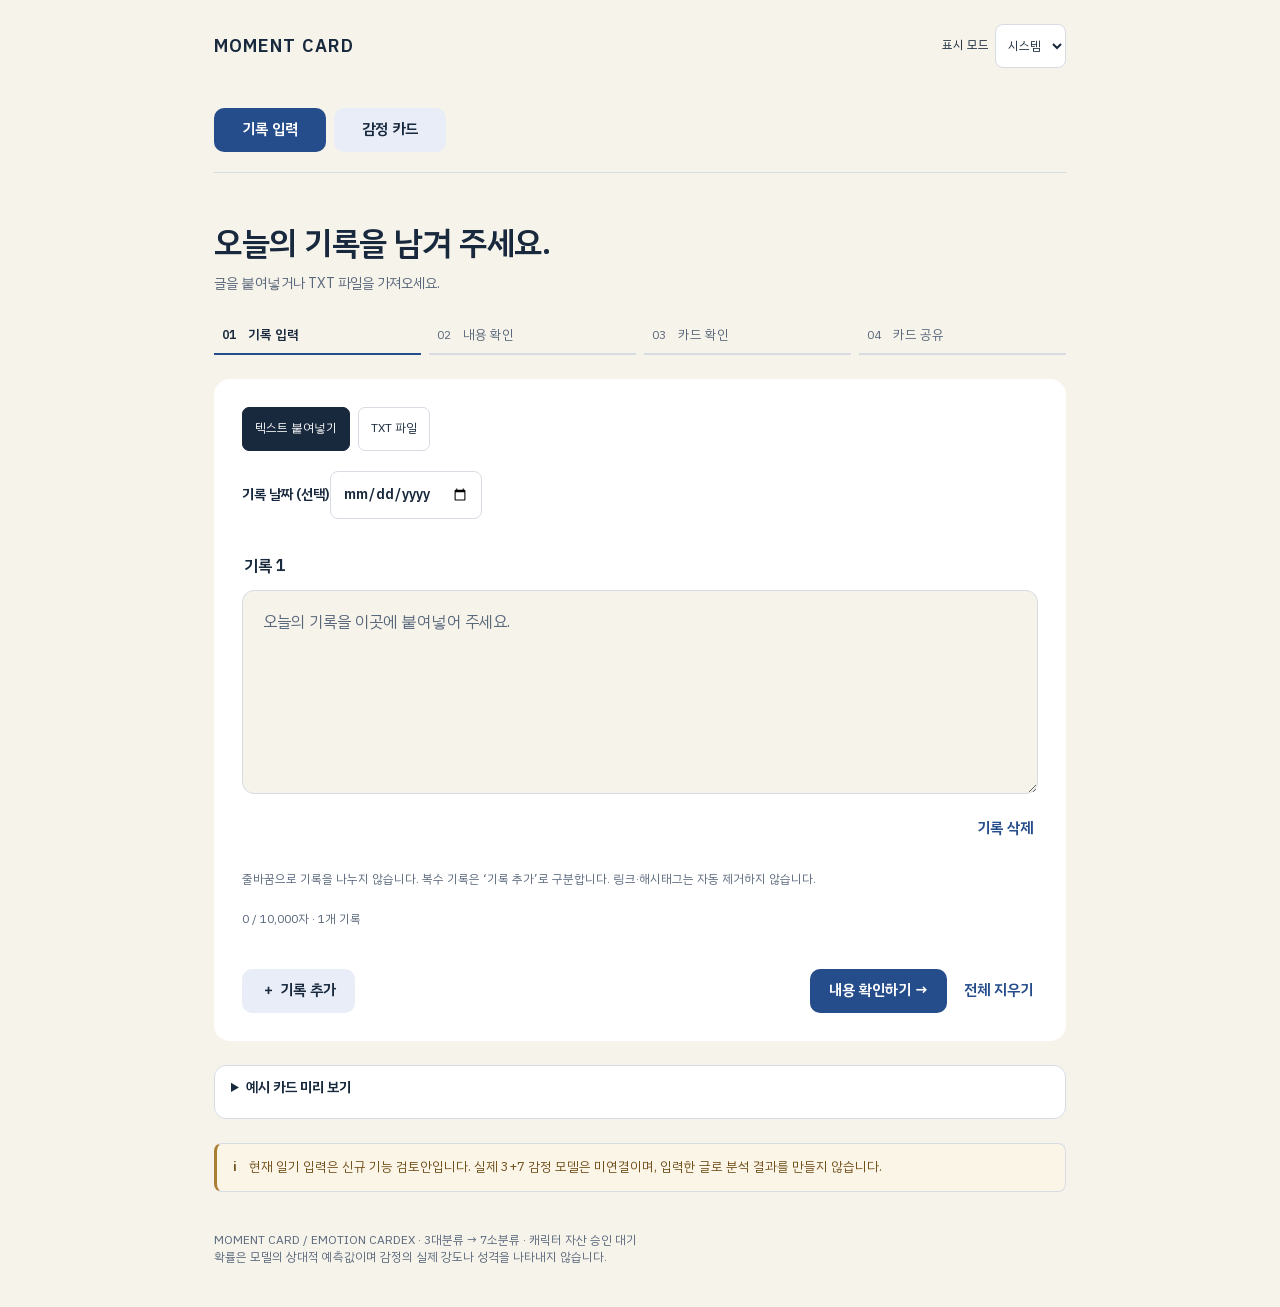
<file: design-lab/diary-simple-v1/index.html>
<!doctype html>
<html lang="ko">
<head>
  <meta charset="utf-8">
  <meta name="viewport" content="width=device-width, initial-scale=1">
  <meta name="color-scheme" content="light dark">
  <meta name="theme-color" content="#18283d">
  <meta name="description" content="MOMENT CARD Diary Social · 신규 일기 입력 검토 — 3대분류에서 7소분류로 탐색하는 대화 감정 분석 대시보드 데모">
  <title>MOMENT CARD · Diary Simple v1</title>
  <script>/* Runs in <head> before first paint. Only the display preference is persisted. */
(function () {
  'use strict';
  const key='moment-card:diary-simple-v1:color-scheme';
  const media=window.matchMedia('(prefers-color-scheme: dark)');
  const valid=value=>['system','light','dark'].includes(value);
  let preference='system';
  try {const saved=localStorage.getItem(key);if(valid(saved))preference=saved;} catch { /* Storage may be disabled. Keep an in-memory preference. */ }
  function sync(){const control=document.getElementById('theme-preference');if(control)control.value=preference;}
  function apply(){
    const resolved=preference==='system'?(media.matches?'dark':'light'):preference;
    document.documentElement.dataset.theme=resolved;
    document.documentElement.style.colorScheme=resolved;
    document.querySelector('meta[name="theme-color"]')?.setAttribute('content',resolved==='dark'?'#101725':'#f6f3ea');
    sync();
  }
  function set(value){
    if(!valid(value))return;
    preference=value;
    try {if(value==='system')localStorage.removeItem(key);else localStorage.setItem(key,value);} catch { /* Theme still works without persistence. */ }
    apply();
  }
  media.addEventListener('change',()=>{if(preference==='system')apply();});
  window.addEventListener('storage',event=>{if(event.key===key||event.key===null){preference=valid(event.newValue)?event.newValue:'system';apply();}});
  document.addEventListener('change',event=>{if(event.target.id==='theme-preference')set(event.target.value);});
  window.CardexTheme=Object.freeze({sync,set,getPreference:()=>preference});
  apply();
})();


</script>
  <style>/* IBM Plex Sans KR UI glyph subsets; SIL OFL preserved in docs/licenses/. */
@font-face{font-family:'IBM Plex Sans KR';font-style:normal;font-display:swap;font-weight:400;src:url([data-uri]) format('woff');unicode-range:U+FF0B;}
@font-face{font-family:'IBM Plex Sans KR';font-style:normal;font-display:swap;font-weight:400;src:url([data-uri]) format('woff');unicode-range:U+25A4,U+25A5,U+25A6,U+25A7;}
@font-face{font-family:'IBM Plex Sans KR';font-style:normal;font-display:swap;font-weight:400;src:url([data-uri]) format('woff');unicode-range:U+2197,U+2260,U+2261,U+2264,U+2265;}
@font-face{font-family:'IBM Plex Sans KR';font-style:normal;font-display:swap;font-weight:400;src:url([data-uri]) format('woff');unicode-range:U+B1;}
@font-face{font-family:'IBM Plex Sans KR';font-style:normal;font-display:swap;font-weight:400;src:url([data-uri]) format('woff');unicode-range:U+2194;}
@font-face{font-family:'IBM Plex Sans KR';font-style:normal;font-display:swap;font-weight:400;src:url([data-uri]) format('woff');unicode-range:U+B311;}
@font-face{font-family:'IBM Plex Sans KR';font-style:normal;font-display:swap;font-weight:400;src:url([data-uri]) format('woff');unicode-range:U+2190,U+24D8,U+25C7;}
@font-face{font-family:'IBM Plex Sans KR';font-style:normal;font-display:swap;font-weight:400;src:url([data-uri]) format('woff');unicode-range:U+B461,U+B9F7;}
@font-face{font-family:'IBM Plex Sans KR';font-style:normal;font-display:swap;font-weight:400;src:url([data-uri]) format('woff');unicode-range:U+C9D9;}
@font-face{font-family:'IBM Plex Sans KR';font-style:normal;font-display:swap;font-weight:400;src:url([data-uri]) format('woff');unicode-range:U+AE0D,U+AFD4,U+B10C,U+B36E,U+BB36,U+D0ED,U+D514;}
@font-face{font-family:'IBM Plex Sans KR';font-style:normal;font-display:swap;font-weight:400;src:url([data-uri]) format('woff');unicode-range:U+24,U+60,U+ACB9,U+ACF1,U+C068,U+C149,U+C22B,U+C62E;}
@font-face{font-family:'IBM Plex Sans KR';font-style:normal;font-display:swap;font-weight:400;src:url([data-uri]) format('woff');unicode-range:U+D7,U+2192,U+315C,U+AF34,U+B2D9,U+BD05,U+C61B,U+CE98,U+D1B1,U+D3B4,U+D69F,U+D758;}
@font-face{font-family:'IBM Plex Sans KR';font-style:normal;font-display:swap;font-weight:400;src:url([data-uri]) format('woff');unicode-range:U+B2A6,U+B82C,U+BC0D,U+C0F7,U+C14B,U+C708,U+C81D,U+D234,U+D575,U+D718;}
@font-face{font-family:'IBM Plex Sans KR';font-style:normal;font-display:swap;font-weight:400;src:url([data-uri]) format('woff');unicode-range:U+3160,U+AC12,U+AC14,U+AC16,U+ADE0,U+AFC8,U+B0B8,U+B6F0,U+B73B,U+B809,U+B864,U+B9BF,U+B9F5,U+BA40,U+BAAC,U+BBC0,U+BC16,U+C228,U+C529,U+C77D,U+CE59,U+D0D0,U+D14D,U+D301,U+D3BC,U+D640,U+D750;}
@font-face{font-family:'IBM Plex Sans KR';font-style:normal;font-display:swap;font-weight:400;src:url([data-uri]) format('woff');unicode-range:U+5E,U+314E,U+AC24,U+ACE1,U+B155,U+B410,U+B458,U+B4DD,U+B7B5,U+B840,U+B86F,U+B960,U+BC1D,U+BCA8,U+BE48,U+BE5B,U+C140,U+C2F1,U+C554,U+C65C,U+C728,U+CC30,U+CEEC,U+CF13,U+D134,U+D2BC,U+D329,U+D3F4;}
@font-face{font-family:'IBM Plex Sans KR';font-style:normal;font-display:swap;font-weight:400;src:url([data-uri]) format('woff');unicode-range:U+3C,U+3D,U+314B,U+ACF3,U+AE34,U+AFB8,U+B05D,U+B118,U+B378,U+B4A4,U+B7FD,U+BA3C,U+BC94,U+BE4C,U+C2AC,U+C55E,U+C5B5,U+C654,U+C6F9,U+C751,U+C874,U+C9F8,U+CCA8,U+CCAB,U+CCD0,U+CE21,U+CE35,U+CE90,U+CEE8,U+CEF4,U+D070,U+D15C,U+D1A1,U+D3ED,U+D508,U+D53D,U+D68D,U+D6A8;}
@font-face{font-family:'IBM Plex Sans KR';font-style:normal;font-display:swap;font-weight:400;src:url([data-uri]) format('woff');unicode-range:U+23,U+25,U+5F,U+ACAC,U+ACE8,U+ADC0,U+ADDC,U+B2F5,U+B3C5,U+B3CC,U+B429,U+B530,U+B77D,U+B79C,U+B7A8,U+B7C9,U+B7F0,U+B7FC,U+B828,U+B860,U+B9AD,U+B9C9,U+B9DE,U+BA38,U+BABB,U+BCA4,U+BCD1,U+C0AD,U+C0B4,U+C190,U+C220,U+C2B9,U+C545,U+C558,U+C5D4,U+C644,U+C6C0,U+C6C3,U+C798,U+C811,U+C838,U+C871,U+C904,U+C9DC,U+CC38,U+CC44,U+CD1D,U+CD95,U+CDA9,U+CF00,U+CF58,U+D328,U+D37C,U+D3F0,U+D551,U+D5A5,U+D5C8,U+D5D8,U+D63C,U+D669,U+D76C;}
@font-face{font-family:'IBM Plex Sans KR';font-style:normal;font-display:swap;font-weight:400;src:url([data-uri]) format('woff');unicode-range:U+26,U+2B,U+3E,U+40,U+7E,U+AC01,U+AC19,U+AC1D,U+ACA9,U+ACB0,U+AE38,U+AE40,U+AED8,U+B09C,U+B0A0,U+B108,U+B204,U+B298,U+B2D8,U+B2EB,U+B2EC,U+B450,U+B4E0,U+B54C,U+B610,U+B8E8,U+B958,U+B974,U+B984,U+B9B0,U+B9BC,U+B9BD,U+BA70,U+BBFC,U+BC0F,U+BC15,U+BC31,U+BC95,U+BCC0,U+BCC4,U+BD88,U+C0C8,U+C11D,U+C13C,U+C158,U+C18D,U+C1A1,U+C21C,U+C4F0,U+C54A,U+C560,U+C5B8,U+C5C8,U+C5F4,U+C628,U+C62C,U+C678,U+C6CC,U+C808,U+C810,U+C885,U+C88B,U+C900,U+C99D,U+CC3E,U+CC45,U+CD08,U+CEE4,U+D074,U+D0A4,U+D0DD,U+D2B9,U+D3B8,U+D3C9,U+D544,U+D559,U+D56D,U+D588,U+D615,U+D655,U+D658,U+D65C;}
@font-face{font-family:'IBM Plex Sans KR';font-style:normal;font-display:swap;font-weight:400;src:url([data-uri]) format('woff');unicode-range:U+48,U+7C,U+AC10,U+AC15,U+AC74,U+AC80,U+AC83,U+ACC4,U+AD50,U+AD6D,U+ADFC,U+AE00,U+AE08,U+AE4C,U+B0A8,U+B124,U+B144,U+B178,U+B274,U+B2A5,U+B2E8,U+B2F9,U+B354,U+B370,U+B418,U+B41C,U+B4F1,U+B514,U+B798,U+B808,U+B824,U+B825,U+B8CC,U+B978,U+B9D0,U+B9E4,U+BAA9,U+BC18,U+BC1C,U+BC30,U+BC84,U+BCF5,U+BCF8,U+BD84,U+BE0C,U+BE14,U+C0B0,U+C0C9,U+C0DD,U+C124,U+C2DD,U+C2E4,U+C2EC,U+C54C,U+C57C,U+C57D,U+C591,U+C5C5,U+C5C6,U+C5ED,U+C608,U+C640,U+C6D4,U+C784,U+C7AC,U+C800,U+C801,U+C9C1,U+C9D1,U+CC28,U+CC98,U+CCAD,U+CD5C,U+CD94,U+CD9C,U+CE68,U+CF54,U+D0DC,U+D14C,U+D1A0,U+D1B5,U+D2F0,U+D30C,U+D398,U+D45C,U+D560,U+D568,U+D589,U+D604,U+D6C4,U+D788;}
@font-face{font-family:'IBM Plex Sans KR';font-style:normal;font-display:swap;font-weight:400;src:url([data-uri]) format('woff');unicode-range:U+39,U+49,U+4D,U+4E,U+AC04,U+AC1C,U+AC70,U+AC8C,U+ACBD,U+ACF5,U+ACFC,U+AD00,U+AD6C,U+ADF8,U+B098,U+B0B4,U+B294,U+B2C8,U+B300,U+B3C4,U+B3D9,U+B4DC,U+B4E4,U+B77C,U+B7EC,U+B85D,U+B97C,U+B9C8,U+B9CC,U+BA54,U+BA74,U+BA85,U+BAA8,U+BB38,U+BBF8,U+BC14,U+BC29,U+BC88,U+BCF4,U+BD80,U+BE44,U+C0C1,U+C11C,U+C120,U+C131,U+C138,U+C18C,U+C218,U+C2B5,U+C2E0,U+C544,U+C548,U+C5B4,U+C5D0,U+C5EC,U+C5F0,U+C601,U+C624,U+C694,U+C6A9,U+C6B0,U+C6B4,U+C6D0,U+C704,U+C720,U+C73C,U+C740,U+C744,U+C74C,U+C758,U+C77C,U+C785,U+C788,U+C790,U+C791,U+C7A5,U+C804,U+C815,U+C81C,U+C870,U+C8FC,U+C911,U+C9C4,U+CCB4,U+CE58,U+CE74,U+D06C,U+D0C0,U+D130,U+D2B8,U+D3EC,U+D504,U+D55C,U+D569,U+D574,U+D638,U+D654,U+D68C;}
@font-face{font-family:'IBM Plex Sans KR';font-style:normal;font-display:swap;font-weight:400;src:url([data-uri]) format('woff');unicode-range:U+20,U+21,U+22,U+27,U+28,U+29,U+2A,U+2C,U+2D,U+2E,U+2F,U+30,U+31,U+32,U+33,U+34,U+35,U+36,U+37,U+38,U+3A,U+3B,U+3F,U+41,U+42,U+43,U+44,U+45,U+46,U+47,U+4A,U+4B,U+4C,U+4F,U+50,U+51,U+52,U+53,U+54,U+55,U+56,U+57,U+58,U+59,U+5A,U+5B,U+5C,U+5D,U+61,U+62,U+63,U+64,U+65,U+66,U+67,U+68,U+69,U+6A,U+6B,U+6C,U+6D,U+6E,U+6F,U+70,U+71,U+72,U+73,U+74,U+75,U+76,U+77,U+78,U+79,U+7A,U+7B,U+7D,U+B7,U+2013,U+2014,U+201C,U+201D,U+AC00,U+ACE0,U+AE30,U+B2E4,U+B85C,U+B9AC,U+C0AC,U+C2A4,U+C2DC,U+C774,U+C778,U+C9C0,U+D558;}
@font-face{font-family:'IBM Plex Sans KR';font-style:normal;font-display:swap;font-weight:400;src:url([data-uri]) format('woff');unicode-range:U+20,U+21,U+22,U+23,U+24,U+25,U+26,U+27,U+28,U+29,U+2A,U+2B,U+2C,U+2D,U+2E,U+2F,U+30,U+31,U+32,U+33,U+34,U+35,U+36,U+37,U+38,U+39,U+3A,U+3B,U+3C,U+3D,U+3E,U+3F,U+40,U+41,U+42,U+43,U+44,U+45,U+46,U+47,U+48,U+49,U+4A,U+4B,U+4C,U+4D,U+4E,U+4F,U+50,U+51,U+52,U+53,U+54,U+55,U+56,U+57,U+58,U+59,U+5A,U+5B,U+5C,U+5D,U+5E,U+5F,U+60,U+61,U+62,U+63,U+64,U+65,U+66,U+67,U+68,U+69,U+6A,U+6B,U+6C,U+6D,U+6E,U+6F,U+70,U+71,U+72,U+73,U+74,U+75,U+76,U+77,U+78,U+79,U+7A,U+7B,U+7C,U+7D,U+7E,U+B1,U+B7,U+D7,U+2013,U+2014,U+201C,U+201D,U+2212;}
@font-face{font-family:'IBM Plex Sans KR';font-style:normal;font-display:swap;font-weight:600;src:url([data-uri]) format('woff');unicode-range:U+FF0B;}
@font-face{font-family:'IBM Plex Sans KR';font-style:normal;font-display:swap;font-weight:600;src:url([data-uri]) format('woff');unicode-range:U+25A4,U+25A5,U+25A6,U+25A7;}
@font-face{font-family:'IBM Plex Sans KR';font-style:normal;font-display:swap;font-weight:600;src:url([data-uri]) format('woff');unicode-range:U+2197,U+2260,U+2261,U+2264,U+2265;}
@font-face{font-family:'IBM Plex Sans KR';font-style:normal;font-display:swap;font-weight:600;src:url([data-uri]) format('woff');unicode-range:U+B1;}
@font-face{font-family:'IBM Plex Sans KR';font-style:normal;font-display:swap;font-weight:600;src:url([data-uri]) format('woff');unicode-range:U+2194;}
@font-face{font-family:'IBM Plex Sans KR';font-style:normal;font-display:swap;font-weight:600;src:url([data-uri]) format('woff');unicode-range:U+B311;}
@font-face{font-family:'IBM Plex Sans KR';font-style:normal;font-display:swap;font-weight:600;src:url([data-uri]) format('woff');unicode-range:U+2190,U+24D8,U+25C7;}
@font-face{font-family:'IBM Plex Sans KR';font-style:normal;font-display:swap;font-weight:600;src:url([data-uri]) format('woff');unicode-range:U+B461,U+B9F7;}
@font-face{font-family:'IBM Plex Sans KR';font-style:normal;font-display:swap;font-weight:600;src:url([data-uri]) format('woff');unicode-range:U+C9D9;}
@font-face{font-family:'IBM Plex Sans KR';font-style:normal;font-display:swap;font-weight:600;src:url([data-uri]) format('woff');unicode-range:U+AE0D,U+AFD4,U+B10C,U+B36E,U+BB36,U+D0ED,U+D514;}
@font-face{font-family:'IBM Plex Sans KR';font-style:normal;font-display:swap;font-weight:600;src:url([data-uri]) format('woff');unicode-range:U+24,U+60,U+ACB9,U+ACF1,U+C068,U+C149,U+C22B,U+C62E;}
@font-face{font-family:'IBM Plex Sans KR';font-style:normal;font-display:swap;font-weight:600;src:url([data-uri]) format('woff');unicode-range:U+D7,U+2192,U+315C,U+AF34,U+B2D9,U+BD05,U+C61B,U+CE98,U+D1B1,U+D3B4,U+D69F,U+D758;}
@font-face{font-family:'IBM Plex Sans KR';font-style:normal;font-display:swap;font-weight:600;src:url([data-uri]) format('woff');unicode-range:U+B2A6,U+B82C,U+BC0D,U+C0F7,U+C14B,U+C708,U+C81D,U+D234,U+D575,U+D718;}
@font-face{font-family:'IBM Plex Sans KR';font-style:normal;font-display:swap;font-weight:600;src:url([data-uri]) format('woff');unicode-range:U+3160,U+AC12,U+AC14,U+AC16,U+ADE0,U+AFC8,U+B0B8,U+B6F0,U+B73B,U+B809,U+B864,U+B9BF,U+B9F5,U+BA40,U+BAAC,U+BBC0,U+BC16,U+C228,U+C529,U+C77D,U+CE59,U+D0D0,U+D14D,U+D301,U+D3BC,U+D640,U+D750;}
@font-face{font-family:'IBM Plex Sans KR';font-style:normal;font-display:swap;font-weight:600;src:url([data-uri]) format('woff');unicode-range:U+5E,U+314E,U+AC24,U+ACE1,U+B155,U+B410,U+B458,U+B4DD,U+B7B5,U+B840,U+B86F,U+B960,U+BC1D,U+BCA8,U+BE48,U+BE5B,U+C140,U+C2F1,U+C554,U+C65C,U+C728,U+CC30,U+CEEC,U+CF13,U+D134,U+D2BC,U+D329,U+D3F4;}
@font-face{font-family:'IBM Plex Sans KR';font-style:normal;font-display:swap;font-weight:600;src:url([data-uri]) format('woff');unicode-range:U+3C,U+3D,U+314B,U+ACF3,U+AE34,U+AFB8,U+B05D,U+B118,U+B378,U+B4A4,U+B7FD,U+BA3C,U+BC94,U+BE4C,U+C2AC,U+C55E,U+C5B5,U+C654,U+C6F9,U+C751,U+C874,U+C9F8,U+CCA8,U+CCAB,U+CCD0,U+CE21,U+CE35,U+CE90,U+CEE8,U+CEF4,U+D070,U+D15C,U+D1A1,U+D3ED,U+D508,U+D53D,U+D68D,U+D6A8;}
@font-face{font-family:'IBM Plex Sans KR';font-style:normal;font-display:swap;font-weight:600;src:url([data-uri]) format('woff');unicode-range:U+23,U+25,U+5F,U+ACAC,U+ACE8,U+ADC0,U+ADDC,U+B2F5,U+B3C5,U+B3CC,U+B429,U+B530,U+B77D,U+B79C,U+B7A8,U+B7C9,U+B7F0,U+B7FC,U+B828,U+B860,U+B9AD,U+B9C9,U+B9DE,U+BA38,U+BABB,U+BCA4,U+BCD1,U+C0AD,U+C0B4,U+C190,U+C220,U+C2B9,U+C545,U+C558,U+C5D4,U+C644,U+C6C0,U+C6C3,U+C798,U+C811,U+C838,U+C871,U+C904,U+C9DC,U+CC38,U+CC44,U+CD1D,U+CD95,U+CDA9,U+CF00,U+CF58,U+D328,U+D37C,U+D3F0,U+D551,U+D5A5,U+D5C8,U+D5D8,U+D63C,U+D669,U+D76C;}
@font-face{font-family:'IBM Plex Sans KR';font-style:normal;font-display:swap;font-weight:600;src:url([data-uri]) format('woff');unicode-range:U+26,U+2B,U+3E,U+40,U+7E,U+AC01,U+AC19,U+AC1D,U+ACA9,U+ACB0,U+AE38,U+AE40,U+AED8,U+B09C,U+B0A0,U+B108,U+B204,U+B298,U+B2D8,U+B2EB,U+B2EC,U+B450,U+B4E0,U+B54C,U+B610,U+B8E8,U+B958,U+B974,U+B984,U+B9B0,U+B9BC,U+B9BD,U+BA70,U+BBFC,U+BC0F,U+BC15,U+BC31,U+BC95,U+BCC0,U+BCC4,U+BD88,U+C0C8,U+C11D,U+C13C,U+C158,U+C18D,U+C1A1,U+C21C,U+C4F0,U+C54A,U+C560,U+C5B8,U+C5C8,U+C5F4,U+C628,U+C62C,U+C678,U+C6CC,U+C808,U+C810,U+C885,U+C88B,U+C900,U+C99D,U+CC3E,U+CC45,U+CD08,U+CEE4,U+D074,U+D0A4,U+D0DD,U+D2B9,U+D3B8,U+D3C9,U+D544,U+D559,U+D56D,U+D588,U+D615,U+D655,U+D658,U+D65C;}
@font-face{font-family:'IBM Plex Sans KR';font-style:normal;font-display:swap;font-weight:600;src:url([data-uri]) format('woff');unicode-range:U+48,U+7C,U+AC10,U+AC15,U+AC74,U+AC80,U+AC83,U+ACC4,U+AD50,U+AD6D,U+ADFC,U+AE00,U+AE08,U+AE4C,U+B0A8,U+B124,U+B144,U+B178,U+B274,U+B2A5,U+B2E8,U+B2F9,U+B354,U+B370,U+B418,U+B41C,U+B4F1,U+B514,U+B798,U+B808,U+B824,U+B825,U+B8CC,U+B978,U+B9D0,U+B9E4,U+BAA9,U+BC18,U+BC1C,U+BC30,U+BC84,U+BCF5,U+BCF8,U+BD84,U+BE0C,U+BE14,U+C0B0,U+C0C9,U+C0DD,U+C124,U+C2DD,U+C2E4,U+C2EC,U+C54C,U+C57C,U+C57D,U+C591,U+C5C5,U+C5C6,U+C5ED,U+C608,U+C640,U+C6D4,U+C784,U+C7AC,U+C800,U+C801,U+C9C1,U+C9D1,U+CC28,U+CC98,U+CCAD,U+CD5C,U+CD94,U+CD9C,U+CE68,U+CF54,U+D0DC,U+D14C,U+D1A0,U+D1B5,U+D2F0,U+D30C,U+D398,U+D45C,U+D560,U+D568,U+D589,U+D604,U+D6C4,U+D788;}
@font-face{font-family:'IBM Plex Sans KR';font-style:normal;font-display:swap;font-weight:600;src:url([data-uri]) format('woff');unicode-range:U+39,U+49,U+4D,U+4E,U+AC04,U+AC1C,U+AC70,U+AC8C,U+ACBD,U+ACF5,U+ACFC,U+AD00,U+AD6C,U+ADF8,U+B098,U+B0B4,U+B294,U+B2C8,U+B300,U+B3C4,U+B3D9,U+B4DC,U+B4E4,U+B77C,U+B7EC,U+B85D,U+B97C,U+B9C8,U+B9CC,U+BA54,U+BA74,U+BA85,U+BAA8,U+BB38,U+BBF8,U+BC14,U+BC29,U+BC88,U+BCF4,U+BD80,U+BE44,U+C0C1,U+C11C,U+C120,U+C131,U+C138,U+C18C,U+C218,U+C2B5,U+C2E0,U+C544,U+C548,U+C5B4,U+C5D0,U+C5EC,U+C5F0,U+C601,U+C624,U+C694,U+C6A9,U+C6B0,U+C6B4,U+C6D0,U+C704,U+C720,U+C73C,U+C740,U+C744,U+C74C,U+C758,U+C77C,U+C785,U+C788,U+C790,U+C791,U+C7A5,U+C804,U+C815,U+C81C,U+C870,U+C8FC,U+C911,U+C9C4,U+CCB4,U+CE58,U+CE74,U+D06C,U+D0C0,U+D130,U+D2B8,U+D3EC,U+D504,U+D55C,U+D569,U+D574,U+D638,U+D654,U+D68C;}
@font-face{font-family:'IBM Plex Sans KR';font-style:normal;font-display:swap;font-weight:600;src:url([data-uri]) format('woff');unicode-range:U+20,U+21,U+22,U+27,U+28,U+29,U+2A,U+2C,U+2D,U+2E,U+2F,U+30,U+31,U+32,U+33,U+34,U+35,U+36,U+37,U+38,U+3A,U+3B,U+3F,U+41,U+42,U+43,U+44,U+45,U+46,U+47,U+4A,U+4B,U+4C,U+4F,U+50,U+51,U+52,U+53,U+54,U+55,U+56,U+57,U+58,U+59,U+5A,U+5B,U+5C,U+5D,U+61,U+62,U+63,U+64,U+65,U+66,U+67,U+68,U+69,U+6A,U+6B,U+6C,U+6D,U+6E,U+6F,U+70,U+71,U+72,U+73,U+74,U+75,U+76,U+77,U+78,U+79,U+7A,U+7B,U+7D,U+B7,U+2013,U+2014,U+201C,U+201D,U+AC00,U+ACE0,U+AE30,U+B2E4,U+B85C,U+B9AC,U+C0AC,U+C2A4,U+C2DC,U+C774,U+C778,U+C9C0,U+D558;}
@font-face{font-family:'IBM Plex Sans KR';font-style:normal;font-display:swap;font-weight:600;src:url([data-uri]) format('woff');unicode-range:U+20,U+21,U+22,U+23,U+24,U+25,U+26,U+27,U+28,U+29,U+2A,U+2B,U+2C,U+2D,U+2E,U+2F,U+30,U+31,U+32,U+33,U+34,U+35,U+36,U+37,U+38,U+39,U+3A,U+3B,U+3C,U+3D,U+3E,U+3F,U+40,U+41,U+42,U+43,U+44,U+45,U+46,U+47,U+48,U+49,U+4A,U+4B,U+4C,U+4D,U+4E,U+4F,U+50,U+51,U+52,U+53,U+54,U+55,U+56,U+57,U+58,U+59,U+5A,U+5B,U+5C,U+5D,U+5E,U+5F,U+60,U+61,U+62,U+63,U+64,U+65,U+66,U+67,U+68,U+69,U+6A,U+6B,U+6C,U+6D,U+6E,U+6F,U+70,U+71,U+72,U+73,U+74,U+75,U+76,U+77,U+78,U+79,U+7A,U+7B,U+7C,U+7D,U+7E,U+B1,U+B7,U+D7,U+2013,U+2014,U+201C,U+201D,U+2212;}


/* Shared with the Figma TCG design. Single light theme; motion is optional. */
:root{--space-4:4px;--space-8:8px;--space-12:12px;--space-16:16px;--space-20:20px;--space-24:24px;--space-32:32px;--space-40:40px;--space-48:48px;--radius-5:5px;--radius-6:6px;--radius-7:7px;--radius-8:8px;--radius-10:10px;--radius-12:12px;--radius-14:14px;--radius-16:16px;--radius-18:18px;--radius-24:24px;--pos_2:#527842;--pos_3:#417d9b;--neg_1:#8068b3;--neg_2:#417da7;--neg_3:#c34b52;--primary-hover:#1c3c70;--primary:#264d8b;--secondary:#18283d;--accent:#aa7e35;--bg:#f6f3ea;--surface:#fff;--ink:#18283d;--muted:#59677b;--line:#d7dce3;--tint:#e8edf7;--positive:#278e81;--negative:#d25b35;--neutral:#78899b;--success:#17664f;--warning:#805700;--error:#a42f35;--radius:16px;--font:'IBM Plex Sans KR','Noto Sans KR','Malgun Gothic',system-ui,sans-serif}
*{box-sizing:border-box}html{scroll-behavior:smooth}body{margin:0;background:var(--bg);color:var(--ink);font-family:var(--font);font-size:16px;line-height:1.6}button,input,select{font:inherit;color:inherit}button,a,input,select{touch-action:manipulation}button{cursor:pointer}a{color:inherit;text-decoration:none}button{border:0}button:disabled{cursor:not-allowed;opacity:.48}button:focus-visible,a:focus-visible,input:focus-visible,select:focus-visible,summary:focus-visible{outline:3px solid var(--primary);outline-offset:3px}h1,h2,h3,h4,p{margin:0}h1{font-size:32px;line-height:1.3;letter-spacing:-.9px}h2{font-size:21px;line-height:1.4;letter-spacing:-.4px}h3{font-size:17px;line-height:1.5}p{overflow-wrap:anywhere}small,.small{font-size:12px;line-height:1.6}.muted{color:var(--muted)}.mono{font-family:ui-monospace,SFMono-Regular,Consolas,monospace;font-size:12px;letter-spacing:.6px}.eyebrow{font-size:12px;font-weight:700;letter-spacing:2px;text-transform:uppercase;color:var(--accent)}.big-number{font-size:40px;line-height:1.1;font-weight:600;letter-spacing:-1px}.sr-only{position:absolute;width:1px;height:1px;overflow:hidden;clip:rect(0,0,0,0);white-space:nowrap}.skip-link{position:fixed;top:-100px;left:16px;padding:12px;background:white;z-index:100}.skip-link:focus{top:12px}
.app-shell{min-height:100vh}.sidebar{position:fixed;inset:0 auto 0 0;width:208px;padding:32px 20px 24px;background:var(--secondary);color:white;display:flex;flex-direction:column;gap:32px;z-index:20}.brand{display:flex;align-items:center;gap:10px;font-size:14px;font-weight:700;letter-spacing:.5px;line-height:1.3}.brand-symbol{width:30px;height:38px;border:1px solid #ccac6b;border-radius:5px;display:flex;align-items:center;justify-content:center;color:#e6cf9f;font-size:18px;flex-shrink:0}.brand-sub{font-size:10px;color:#c6d1df;letter-spacing:2px;font-weight:400}.nav-group{display:flex;flex-direction:column;gap:4px}.nav-caption{font-size:10px;letter-spacing:2px;color:#b9c6d7;padding:0 12px 8px}.nav-link{min-height:46px;padding:10px 12px;border-radius:8px;display:flex;align-items:center;gap:12px;font-size:14px;color:#d9e2ef}.nav-link:hover{background:#263c58}.nav-link.active{background:#e8edf7;color:var(--secondary);font-weight:600}.nav-icon{font-size:16px;width:20px;text-align:center;flex-shrink:0}.sidebar-foot{margin-top:auto;border-top:1px solid #47566d;padding-top:20px;display:flex;flex-direction:column;gap:10px;color:#c6d1df}.sidebar-foot .small{font-size:11px}.workspace{margin-left:208px}.context-header{height:76px;border-bottom:1px solid var(--line);background:var(--surface);padding:0 40px;display:flex;align-items:center;justify-content:space-between;gap:16px}.breadcrumb{font-size:13px;color:var(--muted)}.header-actions{display:flex;align-items:center;gap:12px}.avatar{display:flex;align-items:center;justify-content:center;width:34px;height:34px;border:1px solid var(--line);border-radius:50%;background:var(--bg);font-size:12px;font-weight:700}.content{max-width:1450px;margin:auto;padding:32px 40px 48px;display:flex;flex-direction:column;gap:24px}.page-heading{display:flex;align-items:flex-end;justify-content:space-between;gap:20px}.page-heading .eyebrow{margin-bottom:8px}.page-heading p{margin-top:8px;color:var(--muted);font-size:14px}.page-index{font-size:12px;color:var(--accent);white-space:nowrap;letter-spacing:2px}.toolbar{display:flex;align-items:center;gap:12px;flex-wrap:wrap}.btn{display:inline-flex;min-height:44px;align-items:center;justify-content:center;gap:8px;padding:10px 18px;border-radius:8px;background:var(--primary);color:white;font-size:14px;font-weight:600;border:1px solid var(--primary);transition:background 150ms,transform 150ms}.btn:hover{background:var(--primary-hover)}.btn:active{transform:translateY(1px)}.btn.secondary{background:white;color:var(--ink);border-color:var(--line)}.btn.secondary:hover{background:var(--tint)}.btn.ghost{background:transparent;color:var(--primary);border-color:transparent;padding:8px 4px}.btn.gold{background:var(--secondary);border-color:#aa7e35;color:#f6e7c7}.btn.error{background:var(--error);border-color:var(--error)}.btn.wide{width:100%}.icon-button{width:44px;min-height:44px;padding:8px;background:var(--surface);border:1px solid var(--line);border-radius:8px;font-size:20px}.badge{display:inline-flex;align-items:center;gap:6px;min-height:26px;font-size:11px;font-weight:600;border-radius:5px;padding:3px 8px;background:var(--tint);color:var(--primary);white-space:nowrap}.badge.demo{background:#f5ebd7;color:#77531b;border:1px solid #d9c59e}.badge.subtle{background:var(--bg);color:var(--muted)}.notice{display:flex;align-items:flex-start;gap:12px;padding:14px 16px;border:1px solid var(--line);border-left:3px solid var(--primary);border-radius:8px;background:#f5f7fc;font-size:13px}.notice.warning{border-left-color:var(--accent);background:#fbf5e8;color:#70501b}.notice.error{border-left-color:var(--error);background:#fff2f3;color:#84252c}.notice.success{border-left-color:var(--success);background:#edf6f0}.notice-mark{font-weight:700;flex-shrink:0}.notice p+p{margin-top:4px}.panel{background:var(--surface);border:1px solid var(--line);border-radius:var(--radius);padding:24px;min-width:0;display:flex;flex-direction:column;gap:20px}.panel.tinted{background:#fbf9f3}.panel-title{display:flex;align-items:center;justify-content:space-between;gap:12px}.panel-subtitle{font-size:12px;color:var(--muted);margin-top:4px}.divider{height:1px;background:var(--line);width:100%}.row{display:flex;gap:16px;align-items:center}.row.spread{justify-content:space-between}.stack{display:flex;flex-direction:column;gap:16px}.stack.sm{gap:8px}.two-col{display:grid;grid-template-columns:1fr 1fr;gap:24px;align-items:start}.hero-grid{display:grid;grid-template-columns:1.05fr 1.35fr;gap:24px}.metric-grid{display:grid;grid-template-columns:1fr 1fr;gap:16px}.metric{padding:20px;background:white;border:1px solid var(--line);border-radius:12px;display:flex;flex-direction:column;gap:10px}.metric-label{font-size:12px;color:var(--muted)}.metric-value{font-size:26px;font-weight:600;line-height:1.2}.metric-note{font-size:12px;color:var(--muted)}.representative{background:var(--secondary);color:white;border:1px solid var(--accent);border-radius:18px;display:flex;padding:24px;gap:24px;align-items:center;position:relative;overflow:hidden}.representative h2{font-size:24px;color:white}.representative .muted{color:#c6d1df}.representative .eyebrow{color:#e3c688}.representative .rep-copy{display:flex;flex-direction:column;gap:12px;flex:1;min-width:0}.representative .btn{align-self:flex-start}.representative .emotion-card{width:150px;flex-shrink:0;padding:10px;min-height:208px;transform:none}.representative .emotion-card .art-slot{min-height:90px}.representative .emotion-card .card-name{font-size:17px}.representative .emotion-card .card-prob{font-size:22px}.representative .emotion-card .card-caption{display:none}.section-kicker{font-size:11px;letter-spacing:1.7px;color:var(--muted)}
.step-label{display:flex;gap:8px;align-items:center;font-size:12px;color:var(--muted)}.step-pill{display:flex;align-items:center;justify-content:center;width:24px;height:24px;border-radius:50%;background:var(--secondary);color:#fff;font-size:11px}.parent-grid{display:grid;grid-template-columns:repeat(3,1fr);gap:12px}.parent-button{background:var(--surface);border:1px solid var(--line);border-top:3px solid var(--emotion);border-radius:10px;padding:16px;min-width:0;display:flex;flex-direction:column;align-items:flex-start;gap:8px;text-align:left}.parent-button:hover{background:#fbf9f3}.parent-button.selected{box-shadow:0 0 0 2px var(--primary);border-color:var(--primary)}.parent-name{display:flex;align-items:center;gap:8px;font-size:14px;font-weight:600}.parent-mark{display:inline-flex;align-items:center;justify-content:center;width:24px;height:24px;border:1px solid var(--emotion);border-radius:50%;font-weight:700;color:var(--ink);background:white}.parent-prob{font-size:24px;font-weight:600;line-height:1.2}.parent-meta{font-size:11px;color:var(--muted)}.hierarchy-path{font-size:13px;display:flex;align-items:center;gap:8px;flex-wrap:wrap}.hierarchy-path strong{color:var(--primary)}.filters{display:flex;align-items:flex-end;justify-content:space-between;gap:16px;flex-wrap:wrap}.filter-chips{display:flex;flex-wrap:wrap;gap:8px}.chip{display:inline-flex;align-items:center;justify-content:center;min-height:40px;background:white;border:1px solid var(--line);border-radius:7px;padding:7px 12px;font-size:12px;gap:6px}.chip.active{background:var(--secondary);border-color:var(--secondary);color:white}.field{display:flex;flex-direction:column;gap:6px;min-width:0}.field label{font-size:12px;font-weight:500}.field input,.field select{height:44px;width:100%;background:white;border:1px solid #b6bfcc;border-radius:8px;padding:9px 12px;font-size:14px;min-width:0}.field.search{flex:1;min-width:200px}.field.sort{min-width:150px}.card-grid{display:grid;grid-template-columns:repeat(4,minmax(0,1fr));gap:20px}.card-grid.preview{grid-template-columns:repeat(7,minmax(0,1fr));gap:12px}.emotion-card{--emotion:var(--primary);position:relative;display:flex;flex-direction:column;gap:12px;min-width:0;min-height:300px;padding:16px;background:white;border:1px solid var(--accent);border-radius:14px;box-shadow:0 3px 0 #18283d0d;text-align:left;transition:transform 150ms,box-shadow 150ms;color:var(--ink);overflow:hidden}.emotion-card:before{content:'';position:absolute;inset:5px;border:1px solid #aa7e3533;border-radius:10px;pointer-events:none}.emotion-card:hover{transform:translateY(-3px);box-shadow:0 8px 20px #18283d14}.card-top{display:flex;align-items:center;justify-content:space-between;gap:4px;font-size:10px;font-family:ui-monospace,monospace;color:var(--muted);letter-spacing:.5px}.card-parent{color:var(--ink);font-family:var(--font);font-size:11px}.art-slot{background:#f8f7f3;min-height:142px;display:flex;align-items:center;justify-content:center;border:1px dashed #bbc2cc;border-radius:6px;position:relative;flex:1}.slot-label{font-size:10px;letter-spacing:1px;color:#667487;max-width:90px;text-align:center;padding:8px;line-height:1.7}.slot-corner{position:absolute;width:14px;height:14px;border-color:var(--emotion);opacity:.8}.slot-corner.tl{top:9px;left:9px;border-top:2px solid;border-left:2px solid}.slot-corner.br{bottom:9px;right:9px;border-bottom:2px solid;border-right:2px solid}.card-bottom{display:flex;justify-content:space-between;gap:8px;align-items:flex-end}.card-name{font-size:21px;font-weight:600;line-height:1.2}.card-id{font-size:10px;color:var(--muted);font-family:ui-monospace,monospace;margin-top:5px}.card-prob{font-size:25px;font-weight:600;line-height:1.2}.card-prob small{font-size:12px}.card-caption{font-size:10px;color:var(--muted)}.emotion-indicator{height:3px;background:var(--emotion);border-radius:2px;width:32px}.emotion-card.holo{background:linear-gradient(135deg,#fff 0%,#ecedf8 35%,#fcf2db 65%,#fff 100%)}.emotion-card.frame{border:3px double var(--accent);padding:14px}.emotion-card.theme .art-slot{background:repeating-linear-gradient(135deg,#f8f5e9 0px,#f8f5e9 10px,#e8edf7 10px,#e8edf7 11px)}.emotion-card.compact{min-height:182px;padding:10px;gap:8px}.emotion-card.compact .art-slot{min-height:68px}.emotion-card.compact .card-name{font-size:15px}.emotion-card.compact .card-prob{font-size:17px}.emotion-card.compact .card-caption,.emotion-card.compact .card-id,.emotion-card.compact .slot-label{display:none}.emotion-card.compact .card-top{font-size:9px}.emotion-card.compact .card-parent{font-size:10px}.card-preview-label{font-size:12px;color:var(--muted);text-align:center}
.stacked-bar{display:flex;width:100%;height:26px;overflow:hidden;border-radius:5px}.stacked-segment{min-height:26px}.legend{display:flex;flex-wrap:wrap;gap:10px 16px;font-size:12px}.legend-item{display:inline-flex;gap:7px;align-items:center}.swatch{width:9px;height:9px;border-radius:2px;background:var(--emotion);flex-shrink:0}.bars-group{display:flex;flex-direction:column;gap:12px}.bars-group-title{font-size:12px;font-weight:600;display:flex;justify-content:space-between}.bar-row{display:grid;grid-template-columns:52px 1fr 55px;gap:10px;align-items:center;font-size:12px;min-height:24px}.bar-label{display:flex;align-items:center;gap:6px;background:transparent;padding:0;text-align:left;font-size:12px}.bar-track{height:7px;background:#e9edf2;border-radius:4px;overflow:hidden}.bar-fill{height:7px;background:var(--emotion);border-radius:4px}.bar-value{text-align:right;font-variant-numeric:tabular-nums}.chart-wrap{width:100%;min-width:0}.line-chart{display:block;width:100%;height:210px;overflow:visible}.chart-tools{display:flex;align-items:center;gap:12px;flex-wrap:wrap}.chart-series{display:flex;gap:12px;flex-wrap:wrap;font-size:12px}.series-control{min-height:32px;display:flex;align-items:center;gap:6px}.series-control input{width:16px;height:16px;accent-color:var(--primary)}.chart-caption{font-size:11px;color:var(--muted);margin-top:8px}.tooltip{min-height:40px;padding:8px 12px;border-radius:6px;background:var(--bg);font-size:12px;margin-top:8px}.table-wrap{width:100%;overflow-x:auto}.data-table{border-collapse:collapse;width:100%;font-size:12px;text-align:left}.data-table th{color:var(--muted);font-weight:500;background:#f8f9fb}.data-table th,.data-table td{padding:10px 8px;border-bottom:1px solid var(--line);white-space:nowrap}.data-table .wrap{white-space:normal}.data-table th:first-child,.data-table td:first-child{padding-left:0}.data-table td.number{text-align:right;font-variant-numeric:tabular-nums}.table-reveal{font-size:12px;border-top:1px solid var(--line);padding-top:12px}.table-reveal summary{cursor:pointer;color:var(--primary);font-weight:500;min-height:32px}.expression{display:flex;justify-content:space-between;gap:16px;padding-bottom:14px;border-bottom:1px solid var(--line)}.expression:last-child{border-bottom:0;padding-bottom:0}.expression-label{font-size:15px;font-weight:600}.expression-count{text-align:right;flex-shrink:0}.explanation{font-size:14px;line-height:1.9}.facts{display:flex;flex-direction:column;gap:12px}.fact{display:flex;align-items:center;justify-content:space-between;gap:12px;font-size:13px}.fact+.fact{padding-top:12px;border-top:1px solid var(--line)}.footer-note{font-size:11px;color:var(--muted);border-top:1px solid var(--line);padding-top:16px}.empty{display:flex;flex-direction:column;align-items:center;justify-content:center;text-align:center;min-height:260px;gap:16px;padding:32px;border:1px dashed #abb6c6;border-radius:14px;background:white}.empty-icon{width:56px;height:56px;border:1px solid var(--accent);border-radius:50%;display:flex;align-items:center;justify-content:center;color:var(--accent);font-size:24px}.empty p{max-width:440px;color:var(--muted);font-size:14px}.detail-layout{display:grid;grid-template-columns:300px 1fr;gap:28px;align-items:start}.detail-card{display:flex;flex-direction:column;gap:16px}.detail-card .emotion-card{width:100%;min-height:415px;cursor:zoom-in}.detail-card .art-slot{min-height:240px}.detail-nav{display:flex;align-items:center;justify-content:space-between;gap:8px}.detail-nav .btn{padding:8px 12px}.detail-facts{display:grid;grid-template-columns:1fr 1fr;gap:16px}.detail-main{display:flex;flex-direction:column;gap:24px}.rank{font-size:12px;color:var(--accent)}.calendar-head{display:flex;justify-content:space-between;align-items:center}.calendar-grid{display:grid;grid-template-columns:repeat(7,minmax(0,1fr));gap:6px}.calendar-cell{height:64px;padding:8px;display:flex;flex-direction:column;align-items:flex-start;justify-content:space-between;background:#f8f9fb;border:1px solid transparent;border-radius:8px;font-size:13px;min-width:0}.calendar-cell.has-data{border-color:#bac9db;background:var(--tint)}.calendar-cell.selected{outline:2px solid var(--primary)}.calendar-cell:disabled{opacity:1;color:#929aaa}.calendar-cell small{font-size:9px;color:var(--primary)}.calendar-weekday{text-align:center;font-size:11px;color:var(--muted);padding:8px 0}.period-list{display:flex;flex-direction:column;gap:16px}.period-item{border:1px solid var(--line);border-radius:10px;padding:16px;display:flex;flex-direction:column;gap:12px}.upload-box{border:1px dashed #9cabc1;border-radius:12px;padding:48px 24px;display:flex;flex-direction:column;align-items:center;text-align:center;gap:16px;background:#fafbfe}.upload-icon{font-size:30px;color:var(--accent)}.file-input{width:100%;max-width:380px;border:1px solid var(--line);border-radius:8px;padding:10px;background:white;font-size:13px}.file-input::file-selector-button{border:0;border-radius:5px;padding:8px 12px;background:var(--primary);color:white;cursor:pointer;margin-right:10px}.speaker-option{display:flex;align-items:center;gap:14px;padding:20px;border:1px solid var(--line);border-radius:10px;cursor:pointer}.speaker-option:has(input:checked){border-color:var(--primary);background:var(--tint)}.speaker-option input{width:20px;height:20px;accent-color:var(--primary)}.speaker-name{font-size:16px;font-weight:600}.progress-step{display:flex;gap:16px;align-items:flex-start;padding:16px 0;border-bottom:1px solid var(--line)}.progress-number{width:32px;height:32px;border:1px solid var(--line);border-radius:50%;display:flex;align-items:center;justify-content:center;font-size:12px;background:var(--bg);flex-shrink:0}.progress-step.done .progress-number{background:var(--primary);color:#fff}.flow-container{max-width:780px;margin:0 auto;width:100%;display:flex;flex-direction:column;gap:24px}.stepper{display:flex;gap:12px;align-items:center;font-size:12px;color:var(--muted);flex-wrap:wrap}.stepper .current{color:var(--ink);font-weight:600}.stepper .rule{height:1px;background:var(--line);width:30px}.landing{display:flex;flex-direction:column;gap:48px}.landing-hero{display:grid;grid-template-columns:1.1fr 1fr;gap:40px;align-items:center;padding:24px 0}.landing-title{font-size:48px;line-height:1.3;letter-spacing:-1.8px}.landing-title em{font-style:normal;color:var(--primary)}.landing-copy{display:flex;flex-direction:column;gap:24px;align-items:flex-start}.landing-copy p{max-width:460px;color:var(--muted)}.landing-art{display:flex;align-items:center;justify-content:center;min-height:420px;background:var(--tint);border:1px solid #cbd4e4;border-radius:24px;position:relative;padding:36px}.landing-art .emotion-card{width:200px;min-height:300px;box-shadow:0 20px 40px #18283d20;z-index:2;transform:none}.landing-art:before{content:'';position:absolute;width:200px;height:300px;background:var(--secondary);border:1px solid var(--accent);border-radius:14px;transform:rotate(-10deg);margin-left:-80px}.landing-art:after{content:'EMOTION CARDEX / 001—007';position:absolute;bottom:16px;left:20px;font:10px ui-monospace,monospace;letter-spacing:2px;color:var(--primary)}.feature-grid{display:grid;grid-template-columns:repeat(3,1fr);gap:20px}.feature{display:flex;flex-direction:column;gap:12px;border-top:1px solid var(--accent);padding:24px 0}.feature-num{font-size:12px;color:var(--accent)}.feature p{font-size:13px;color:var(--muted)}.mobile-nav,.mobile-brand{display:none}.more-menu{display:grid;grid-template-columns:1fr 1fr;gap:10px}.more-menu a{padding:14px;border:1px solid var(--line);border-radius:8px;font-size:14px;background:white}.modal{padding:28px;border:1px solid var(--accent);border-radius:18px;background:var(--bg);max-width:min(90vw,500px);width:460px;color:var(--ink)}.modal::backdrop{background:#18283d99}.modal .emotion-card{min-height:450px;width:300px;margin:auto;cursor:default}.modal .emotion-card .art-slot{min-height:260px}.modal-heading{display:flex;align-items:center;justify-content:space-between;gap:12px;margin-bottom:20px}.modal-menu{max-width:500px}.modal-menu h2{font-size:20px}.state-grid{display:grid;grid-template-columns:1fr 1fr;gap:20px}.chart-point{cursor:pointer;fill:transparent}.chart-point:focus{fill:#264d8b33;outline:none;stroke:#264d8b;stroke-width:2}.text-link{color:var(--primary);text-decoration:underline;text-underline-offset:3px}.skeleton{height:14px;width:80%;border-radius:5px;background:#e4e9f1}.state-line{display:flex;align-items:center;gap:10px;font-size:13px}.state-dot{width:8px;height:8px;border-radius:50%;background:var(--primary)}
@media(min-width:1600px){.content{padding-left:56px;padding-right:56px}}
@media(min-width:768px) and (max-width:1023px){.sidebar{width:80px;padding:24px 12px;align-items:center}.sidebar .brand-copy,.sidebar .nav-label,.sidebar .nav-caption,.sidebar-foot{display:none}.sidebar .nav-link{width:48px;justify-content:center;padding:12px}.sidebar .nav-icon{width:24px}.workspace{margin-left:80px}.context-header{padding:0 24px}.content{padding:28px 24px}.hero-grid{grid-template-columns:1fr}.representative .emotion-card{width:150px}.card-grid{grid-template-columns:repeat(3,minmax(0,1fr))}.card-grid.preview{grid-template-columns:repeat(4,minmax(0,1fr))}.detail-layout{grid-template-columns:240px 1fr;gap:20px}.detail-card .emotion-card{min-height:350px}.detail-card .art-slot{min-height:180px}.detail-facts{grid-template-columns:1fr}.two-col{grid-template-columns:1fr 1fr;gap:16px}.panel{padding:20px}.landing-title{font-size:38px}.landing-hero{gap:24px}.landing-art{min-height:360px;padding:20px}.landing-art .emotion-card{width:180px}}
@media(max-width:767px){h1{font-size:26px}h2{font-size:19px}.sidebar{display:none}.workspace{margin-left:0}.context-header{padding:12px 20px;height:auto;min-height:66px;flex-wrap:wrap;gap:8px}.mobile-brand{display:flex}.mobile-brand .brand-copy{font-size:12px}.mobile-brand .brand-symbol{width:23px;height:28px;font-size:14px}.mobile-brand .brand-sub{display:none}.breadcrumb{display:none}.header-actions{gap:8px}.header-actions .btn{font-size:11px;min-height:36px;padding:6px 10px}.header-actions .avatar{display:none}.content{padding:24px 20px 108px;gap:20px}.page-heading{align-items:flex-start}.page-heading p{font-size:12px;margin-top:6px}.page-index{display:none}.page-heading .eyebrow{font-size:10px;letter-spacing:1.7px}.panel{padding:18px;gap:16px;border-radius:12px}.two-col,.hero-grid,.detail-layout{grid-template-columns:1fr;gap:20px}.metric-grid{gap:12px}.metric{padding:16px;gap:8px}.metric-value{font-size:23px}.metric-label,.metric-note{font-size:11px}.representative{padding:18px;gap:16px;border-radius:14px}.representative h2{font-size:21px}.representative .rep-copy{gap:10px}.representative .rep-copy p{font-size:11px}.representative .emotion-card{width:116px;min-height:176px;padding:9px;gap:8px}.representative .emotion-card .art-slot{min-height:73px}.representative .emotion-card .card-name{font-size:14px}.representative .emotion-card .card-prob{font-size:17px}.representative .emotion-card .card-id{display:none}.representative .emotion-card .card-top{font-size:8px}.representative .emotion-card .card-parent{font-size:9px}.representative .btn{font-size:11px;padding:8px 10px;min-height:40px}.parent-grid{gap:8px}.parent-button{padding:12px 10px;gap:8px}.parent-name{font-size:13px;gap:5px}.parent-mark{width:20px;height:20px;font-size:12px}.parent-prob{font-size:21px}.parent-meta{font-size:10px}.notice{padding:12px;font-size:11px;gap:8px}.card-grid{grid-template-columns:repeat(2,minmax(0,1fr));gap:14px}.card-grid.preview{grid-template-columns:repeat(2,minmax(0,1fr));gap:12px}.emotion-card{min-height:252px;padding:12px;gap:10px}.art-slot{min-height:120px}.card-name{font-size:18px}.card-prob{font-size:20px}.card-prob small{font-size:10px}.card-bottom{gap:4px}.card-top{font-size:9px}.card-parent{font-size:10px}.card-caption{font-size:9px}.card-id{font-size:9px}.emotion-card.compact{min-height:210px;padding:12px}.emotion-card.compact .art-slot{min-height:95px}.emotion-card.compact .card-name{font-size:17px}.emotion-card.compact .card-prob{font-size:20px}.emotion-card.compact .slot-label{display:block;font-size:9px}.filters{gap:12px;align-items:stretch}.filters .field.search{min-width:100%;flex-basis:100%}.filters .field.sort{flex:1}.filters .btn{align-self:flex-end}.filter-chips{gap:6px}.chip{font-size:11px;min-height:40px;padding:7px 10px}.legend{gap:8px 12px;font-size:11px}.line-chart{height:190px}.chart-series{gap:6px 10px;font-size:11px}.chart-caption{font-size:10px}.tooltip{font-size:11px}.panel-title{gap:8px}.panel-title .btn{font-size:11px;min-height:36px;padding:6px 4px}.chart-tools{gap:8px}.data-table{font-size:11px}.bar-row{grid-template-columns:44px 1fr 48px;gap:8px;font-size:11px}.bar-label{font-size:11px}.expression-label{font-size:13px}.explanation{font-size:13px}.detail-card{max-width:280px;margin:auto;width:100%}.detail-card .emotion-card{min-height:380px}.detail-card .art-slot{min-height:220px}.detail-facts{grid-template-columns:1fr 1fr;gap:12px}.calendar-cell{height:52px;padding:6px;font-size:12px}.calendar-cell small{font-size:8px}.calendar-grid{gap:3px}.landing-hero{grid-template-columns:1fr;padding:8px 0;gap:28px}.landing-title{font-size:37px;letter-spacing:-1.3px}.landing-copy{gap:20px}.landing-copy p{font-size:14px}.landing-art{min-height:340px;padding:24px}.landing-art .emotion-card{width:180px;min-height:272px}.landing{gap:24px}.feature-grid{grid-template-columns:1fr;gap:0}.feature{padding:20px 0}.upload-box{padding:32px 16px}.upload-box p{font-size:12px}.file-input{font-size:11px;padding:8px}.state-grid{grid-template-columns:1fr}.mobile-nav{position:fixed;bottom:0;left:0;right:0;z-index:30;display:flex;align-items:stretch;justify-content:space-around;background:var(--surface);border-top:1px solid var(--line);padding:8px 6px max(8px,env(safe-area-inset-bottom));min-height:70px}.mobile-nav a,.mobile-nav button{flex:1;display:flex;flex-direction:column;align-items:center;justify-content:center;gap:3px;background:white;color:var(--muted);font-size:10px;min-height:48px;border-radius:6px}.mobile-nav .nav-icon{font-size:17px}.mobile-nav .active{color:var(--primary);background:var(--tint);font-weight:700}.modal{padding:20px;max-width:calc(100vw - 28px)}.modal .emotion-card{width:100%;max-width:280px;min-height:400px}.modal .emotion-card .art-slot{min-height:220px}.footer-note{font-size:10px}.more-menu{grid-template-columns:1fr 1fr}.stepper{font-size:10px;gap:8px}.stepper .rule{width:16px}}
@media(max-width:359px){.content{padding-left:12px;padding-right:12px}.context-header{padding-left:12px;padding-right:12px}.panel{padding:14px}.parent-button{padding:10px 8px}.parent-prob{font-size:19px}.parent-mark{display:none}.emotion-card{padding:10px;min-height:234px}.card-prob{font-size:17px}.card-name{font-size:16px}.representative{padding:14px;gap:10px}.representative .emotion-card{width:104px}.metric{padding:12px}.detail-facts{grid-template-columns:1fr}.header-actions .badge{font-size:9px}.row{gap:10px}}
@media(prefers-reduced-motion:reduce){html{scroll-behavior:auto}*,*:before,*:after{transition:none!important;animation:none!important}.emotion-card:hover,.representative .emotion-card,.landing-art .emotion-card,.btn:active{transform:none!important}}
@media print{.sidebar,.context-header,.mobile-nav,.toolbar,.filters,.btn{display:none}.workspace{margin-left:0}.content{padding:0}.panel{break-inside:avoid}.card-grid{grid-template-columns:repeat(4,1fr)}body{background:white}}

.compact-types{display:grid;grid-template-columns:repeat(2,minmax(0,1fr));gap:8px}.compact-type{min-width:0;min-height:48px;display:flex;align-items:center;justify-content:space-between;gap:8px;padding:8px 12px;border:1px solid var(--line);border-left:3px solid var(--emotion);border-radius:8px;color:inherit;text-decoration:none;background:var(--surface)}.compact-type small{display:block;color:var(--muted)}.interpretation-note{padding:12px;border-radius:8px;background:var(--tint,#e8edf7);color:var(--ink);margin:16px 0;font-size:13px}.chart-point:focus{outline:2px solid currentColor;outline-offset:2px}@media(max-width:767px){.hero-grid .representative{order:2}.hero-grid .metric-grid{order:1}}

@media(max-width:767px){.hero-grid .representative{min-height:0;padding:12px}.hero-grid .representative .emotion-card{display:none}.hero-grid .metric-grid{grid-template-columns:repeat(2,minmax(0,1fr))}.hero-grid .metric-value{font-size:clamp(17px,5vw,23px)}.compact-type{font-size:13px}.compact-type small{font-size:10px}}


/* Semantic color overrides. Emotion IDs, source probabilities and series colors are unchanged. */
:root{color-scheme:light}
.theme-control{display:flex;align-items:center;gap:6px;font-size:12px}
.theme-control select{min-height:44px;max-width:110px;border:1px solid var(--line);border-radius:8px;background:var(--surface);color:var(--ink);padding:6px 8px;font-size:12px}
html[data-theme="dark"]{color-scheme:dark;--bg:#101725;--surface:#1b2739;--ink:#e5edf8;--muted:#b6c3d7;--line:#435269;--tint:#263b5b;--primary:#9bbcf2;--primary-hover:#bed2f5;--accent:#d0ad6b}
html[data-theme="dark"] :is(.metric,.emotion-card,.parent-button,.chip,.icon-button,.btn.secondary,.field input,.field select,.file-input,.empty,.mobile-nav,.mobile-nav a,.mobile-nav button,.more-menu a,.parent-mark,.skip-link){background:var(--surface);color:var(--ink)}
html[data-theme="dark"] .btn:not(.secondary):not(.ghost):not(.gold):not(.error),html[data-theme="dark"] .file-input::file-selector-button{background:var(--primary);color:#101725}
html[data-theme="dark"] .btn:not(.secondary):not(.ghost):not(.gold):not(.error):hover{background:var(--primary-hover)}
html[data-theme="dark"] .btn.ghost{color:var(--primary)}
html[data-theme="dark"] :is(.btn.secondary:hover,.parent-button:hover){background:var(--tint)}
html[data-theme="dark"] .chip.active{background:var(--primary);color:#101725;border-color:var(--primary)}
html[data-theme="dark"] :is(.nav-link.active,.mobile-nav .active){background:var(--tint);color:var(--ink)}
html[data-theme="dark"] .panel.tinted{background:#202c3c}
html[data-theme="dark"] .notice{background:var(--tint);color:var(--ink)}
html[data-theme="dark"] :is(.notice.warning,.badge.demo){background:#392f1f;color:#f3d79e;border-color:#82683c}
html[data-theme="dark"] .notice.error{background:#40242c;color:#ffc4cd;border-left-color:#ff9eae}
html[data-theme="dark"] .notice.success{background:#173a32;color:#b0e5d2;border-left-color:#63c5a4}
html[data-theme="dark"] :is(.art-slot,.upload-box,.calendar-cell,.data-table th){background:#141e2e}
html[data-theme="dark"] :is(.slot-label,.calendar-cell:disabled){color:var(--muted)}
html[data-theme="dark"] .calendar-cell.has-data{background:var(--tint);border-color:#6989ba}
html[data-theme="dark"] .calendar-cell small{color:#bcd2f7}
html[data-theme="dark"] .bar-track{background:#435269}
html[data-theme="dark"] .emotion-card.holo{background:linear-gradient(135deg,#1b2739,#2d3554 35%,#3a3324 65%,#1b2739)}
html[data-theme="dark"] .emotion-card.theme .art-slot{background:repeating-linear-gradient(135deg,#202c3c 0,#202c3c 10px,#435269 10px,#435269 11px)}
html[data-theme="dark"] .line-chart text{fill:var(--muted)}
html[data-theme="dark"] .line-chart line{stroke:var(--line)}
html[data-theme="dark"] .chart-point:focus{fill:#9bbcf233;stroke:#9bbcf2}
html[data-theme="dark"] .landing-art{border-color:var(--line)}
html[data-theme="dark"] .landing-art:after{color:var(--ink)}
@media(max-width:767px){.theme-control select{min-height:36px;max-width:82px;padding:4px;font-size:11px}.theme-control-label{display:none}}
@media(max-width:359px){.header-actions{gap:5px}.header-actions .badge{display:none}}
@media print{html[data-theme="dark"]{color-scheme:light;--bg:#fff;--surface:#fff;--ink:#18283d;--muted:#59677b;--line:#d7dce3;--primary:#264d8b;--tint:#e8edf7;--accent:#aa7e35}.theme-control{display:none}}


/* Social Studio: Figma DaIq7zBX9frMFoaa2JKdnA, draft 02. */
body{line-height:1.45}.app-shell{max-width:1440px;margin:auto;padding:48px}.sidebar{display:none}.workspace{margin:0}.context-header{height:auto;min-height:26px;padding:0;border:0;background:transparent;margin-bottom:24px}.mobile-brand{display:flex}.brand-copy{font-size:18px;letter-spacing:0}.context-header .avatar,.breadcrumb{display:none}.header-actions .btn{min-height:36px}.studio-nav{display:flex;gap:8px;margin-bottom:24px}.studio-nav .btn{width:150px}.content{max-width:none;padding:0;gap:24px}.btn{border-radius:10px;min-height:48px;font-size:15px;border-color:transparent}.btn.secondary{background:var(--tint);border-color:transparent}.page-heading{display:block}.page-heading h1{font-size:36px;line-height:1.45;letter-spacing:0}.page-heading .eyebrow,.page-index{display:none}.page-heading p{margin-top:24px}.panel{border:0;padding:24px;gap:16px;border-radius:16px}.studio-metrics{display:grid;grid-template-columns:repeat(3,minmax(0,1fr));gap:20px}.studio-metrics strong{font-size:32px;font-weight:600}.studio-summary{display:grid;grid-template-columns:minmax(0,1fr) 304px;gap:24px}.studio-summary .emotion-card{width:230px;margin:auto}.social-grid{display:grid;grid-template-columns:480px minmax(0,1fr);gap:24px;align-items:start}.social-grid>.panel{container-type:inline-size}.share-settings fieldset{display:flex;flex-direction:column;gap:16px;border:0;padding:0;margin:0;min-width:0}.share-settings legend{font-weight:600;margin-bottom:16px}.share-settings .btn{width:100%}.share-settings p{font-size:15px}.public-toggle{display:flex;align-items:center;gap:12px;min-height:48px;background:var(--tint);border-radius:10px;padding:12px}.public-toggle input{width:20px;height:20px}.export-toolbar{position:relative}.public-poster{width:100%;aspect-ratio:1;background:#f6f3ea;color:#18283d;padding:6%;border-radius:6px;display:flex;flex-direction:column;align-items:center;justify-content:space-between;gap:2%;text-align:center;overflow:hidden}.public-poster.portrait{aspect-ratio:4/5}.public-poster h2{font-size:4.44cqw;color:#18283d;line-height:1.45;letter-spacing:0}.poster-result{font-size:2.59cqw;color:#59677b}.public-card{width:48.5%;aspect-ratio:462/582;border:1.32px solid #aa7e35;border-radius:13px;background:#18283d;color:white;padding:3.05%;display:flex;flex-direction:column;gap:5%;text-align:left}.portrait .public-card{width:61.8%}.public-card h3{font-size:4.28cqw;color:inherit;font-weight:600;line-height:1.45}.public-id{font-size:1.98cqw;font-weight:600}.public-card p{font-size:2.14cqw}.public-card small{font-size:1.83cqw}.public-slot{aspect-ratio:240/164;width:100%;border:1px solid #aa7e35;border-radius:8px;flex:1;min-height:0;background:transparent}.ink .public-card{background:white;color:#18283d;border-color:#18283d}.poster-scope{font-size:2.04cqw;color:#59677b}.poster-brand{font-size:2.04cqw;font-weight:600}#blog-text{width:100%;min-height:300px;resize:vertical;padding:16px;border:1px solid var(--line);border-radius:10px;background:var(--bg);color:var(--ink);font:inherit;line-height:1.7}.calendar-cell{min-width:44px;min-height:48px}.calendar-grid{gap:3px}.art-slot{background:none!important}.art-slot:before,.art-slot:after{content:none!important}.emotion-card{background:#18283d;color:#fff;border:2px solid #aa7e35;border-radius:20px}.emotion-card .card-bottom{order:3}.emotion-card .card-top{order:1;color:inherit}.emotion-card .art-slot{order:2;border:1px solid #aa7e35;border-radius:12px}.emotion-card .emotion-indicator{display:none}.emotion-card .card-caption{order:4;color:inherit}.emotion-card .card-id{display:none}.emotion-card .card-prob{font-size:18px}.emotion-card .card-name{font-size:28px}.emotion-card .card-bottom{display:block}.footer-note{border:0;color:var(--muted);padding:0;font-size:12px}
@media(max-width:1100px){.app-shell{padding:32px}.social-grid{grid-template-columns:minmax(300px,400px) minmax(0,1fr)}.header-actions{flex-wrap:wrap}.social-grid .panel{padding:24px}.studio-summary{grid-template-columns:minmax(0,1fr) 280px}.studio-summary .emotion-card{width:100%}}
@media(max-width:767px){.app-shell{padding:24px 24px 112px}.context-header{padding:0;gap:16px}.brand-copy{font-size:16px}.studio-nav .btn{width:auto;flex:1}.page-heading h1{font-size:28px}.social-grid,.studio-summary{grid-template-columns:1fr}.studio-metrics{grid-template-columns:1fr;gap:12px}.studio-metrics strong{font-size:28px}.studio-summary .emotion-card{max-width:280px}.panel{padding:24px}.social-grid>.panel{padding:24px}.header-actions{width:100%;justify-content:space-between}.public-poster h2{font-size:5cqw}.public-card h3{font-size:4.7cqw}.export-toolbar{position:sticky;bottom:72px;background:var(--bg);padding:12px 0;z-index:5}.export-toolbar .btn{flex:1;font-size:13px}.calendar-grid{gap:2px}.calendar-cell{padding:4px;min-width:0;font-size:13px}.calendar-cell small{font-size:8px}.calendar-weekday{font-size:12px}.mobile-nav a,.mobile-nav button{background:var(--surface)}.two-col:has(.calendar-grid){grid-template-columns:1fr}.two-col:has(.calendar-grid)>.panel:first-child{padding:12px}.filter-chips .chip{min-height:44px}.studio-nav{margin-bottom:24px}}
@media(max-width:359px){.app-shell{padding:16px 12px 112px}.social-grid>.panel{padding:16px}.panel{padding:16px}.calendar-grid{gap:1px}.calendar-cell{min-height:48px}.header-actions .btn{font-size:12px}}


/* Diary additions. Existing cream / navy / gold tokens and IBM Plex Sans KR retained. */
.app-shell{max-width:1536px}.content{display:flex;flex-direction:column}.page-heading h1{white-space:pre-line;line-height:1.35;font-size:clamp(30px,3.2vw,48px);letter-spacing:-.04em}.page-heading p{margin-top:16px}.studio-nav .btn{width:auto;min-width:120px}.diary-steps{list-style:none;display:grid;grid-template-columns:repeat(4,minmax(0,1fr));padding:0;margin:0;gap:12px}.diary-steps li{padding:12px;border-bottom:2px solid var(--line);color:var(--muted);display:flex;gap:12px;align-items:center}.diary-steps li[aria-current]{border-color:var(--primary);color:var(--ink);font-weight:600}.diary-steps span{font-size:12px}.diary-input-grid{display:grid;grid-template-columns:minmax(0,1fr) 320px;gap:32px;align-items:start}.diary-composer{gap:20px}.diary-aside{display:flex;flex-direction:column;gap:24px}.mini-tcg{padding:28px;background:#18283d;color:#fff;border:2px solid #aa7e35;border-radius:20px;box-shadow:6px 6px 0 #aa7e3520;display:flex;flex-direction:column;gap:20px}.mini-tcg h2{color:inherit;font-size:28px}.mini-top{font-size:13px;display:flex;justify-content:space-between;gap:12px}.mini-top span{font-size:10px;color:#e1c897}.mini-slot{height:184px;border:1px solid #aa7e35;border-radius:10px;background:transparent}.mini-tcg small{color:#d1d9e3;font-size:12px}.record-editor{border:0;padding:0;margin:0;min-width:0;display:flex;flex-direction:column;gap:12px}.record-editor legend{font-weight:600;margin-bottom:12px}.record-editor textarea{width:100%;min-height:200px;resize:vertical;background:var(--bg);border:1px solid var(--line);border-radius:12px;color:var(--ink);padding:20px;line-height:1.8;font:inherit}.record-editor textarea::placeholder{color:var(--muted)}.record-meta{display:flex;align-items:end;justify-content:space-between;gap:12px}.record-meta label{display:flex;flex-direction:column;gap:8px;font-size:14px}.record-meta input{font:inherit;color:var(--ink);background:var(--surface);min-height:48px;border:1px solid var(--line);border-radius:8px;padding:8px;max-width:100%;min-width:0}.example-options{display:flex;flex-wrap:wrap;align-items:center;gap:12px;border-top:1px solid var(--line);padding-top:24px}.example-options>span{flex-basis:100%}.diary-upload{border:1px dashed var(--muted);padding:20px;border-radius:12px;display:flex;flex-direction:column;gap:12px}.diary-upload input{width:100%;font:inherit}.record-preview{border:1px solid var(--line);padding:16px;border-radius:12px}.record-preview summary{cursor:pointer;min-height:44px}.record-preview pre{white-space:pre-wrap;overflow-wrap:anywhere;max-height:400px;overflow:auto;font:inherit;line-height:1.7}.confirm-check{display:flex;gap:12px;align-items:center;min-height:48px;padding:12px;background:var(--tint);border-radius:8px}.confirm-check input{height:22px;width:22px;flex:none}.diary-results-grid{display:grid;grid-template-columns:minmax(0,1fr) 304px;gap:24px;align-items:start}.diary-results-grid aside .emotion-card{max-width:250px;margin:0 auto}.studio-metrics>div{display:flex;flex-direction:column;gap:8px}.diary-results-grid p{line-height:1.7}.studio-metrics strong{font-size:30px}.btn,.chip,.theme-control select{min-height:44px}button:focus-visible,a:focus-visible,input:focus-visible,textarea:focus-visible,summary:focus-visible,select:focus-visible{outline:3px solid var(--primary);outline-offset:4px}button:disabled{cursor:not-allowed;opacity:.55}.chart-wrap{overflow:hidden}.line-chart{max-width:100%}.public-poster h2{white-space:normal}.row{flex-wrap:wrap}input,textarea{max-width:100%}.header-actions{margin-left:auto}.studio-nav{flex-wrap:wrap}.context-header{flex-wrap:wrap}.diary-results-grid .panel-title{flex-wrap:wrap}.record-preview pre{word-break:break-word}
@media(max-width:1100px){.diary-input-grid{grid-template-columns:minmax(0,1fr) 260px;gap:24px}.diary-results-grid{grid-template-columns:minmax(0,1fr) 260px}.mini-tcg{padding:20px}}
@media(max-width:767px){.diary-input-grid,.diary-results-grid{grid-template-columns:1fr}.diary-aside{display:none}.diary-steps{gap:4px}.diary-steps li{flex-direction:column;gap:4px;padding:8px 2px;font-size:12px}.studio-nav{gap:6px}.studio-nav .btn{min-width:0;flex:1;font-size:12px;padding:8px 4px}.page-heading h1{font-size:32px}.record-editor textarea{padding:16px}.record-meta{flex-wrap:wrap}.diary-results-grid>aside{grid-row:1}.diary-results-grid>aside>.panel:last-child{display:none}.diary-results-grid .emotion-card{max-height:330px;width:220px}.diary-results-grid .art-slot{min-height:100px}.example-options .btn{flex:1;min-width:150px}.public-poster{min-width:0}.diary-results-grid>aside .btn{width:100%}.panel-title .btn{font-size:13px}.studio-metrics{grid-template-columns:1fr}.calendar-cell small{font-size:10px}.calendar-cell{min-height:58px}.header-actions .badge{display:none}.diary-composer .toolbar .btn{flex:1;min-width:115px}}
@media(prefers-reduced-motion:reduce){*,*::before,*::after{animation:none!important;transition:none!important;scroll-behavior:auto!important}}

/* Simple v1 additions. Original graph, parser and sharing calculations are retained. */
.simple-main-tab .app-shell{max-width:900px;padding:0 24px}
.simple-main-tab .content{padding:24px 0 40px;gap:24px}
.simple-main-tab .context-header{padding:24px 0 16px;border-bottom:0}
.simple-main-tab .context-header .header-actions>a{display:none}
.simple-main-tab .context-header .badge{display:none}
.simple-main-tab .brand-copy{font-size:18px;letter-spacing:.06em}
.simple-main-tab .studio-nav{border-bottom:1px solid var(--line);padding:0 0 20px}
.simple-main-tab .studio-nav .btn{min-width:112px}
.simple-main-tab .page-heading{margin:0}
.simple-main-tab .page-heading h1{font-size:32px;line-height:1.4}
.simple-main-tab .page-heading .eyebrow,.simple-main-tab .page-index{display:none}
.simple-main-tab .page-heading p{margin-top:8px}
.simple-main-tab .diary-input-grid{display:block}
.simple-main-tab .diary-composer{padding:28px}
.simple-main-tab .diary-composer>p:first-of-type{display:none}
.simple-main-tab .record-meta{justify-content:flex-end}
.simple-record-date{display:flex;flex-direction:column;gap:8px;margin-bottom:16px}
.simple-record-date label{font-size:14px;font-weight:600}
.simple-record-date input{font:inherit;min-height:48px;max-width:240px;padding:8px 12px;border:1px solid var(--line);border-radius:8px;background:var(--surface);color:var(--ink)}
.simple-main-tab .diary-steps li{font-size:13px;padding:8px}
.simple-main-tab .diary-steps{gap:8px}
.simple-main-tab .diary-composer .toolbar{justify-content:flex-end}
.simple-main-tab .diary-composer .toolbar [data-action=add-record]{margin-right:auto}
.simple-examples{border:1px solid var(--line);border-radius:12px;padding:12px 16px;background:var(--surface)}
.simple-examples summary{cursor:pointer;min-height:28px;font-size:14px;font-weight:600}
.simple-examples .example-options{margin-top:12px;padding-top:12px}
.simple-examples .example-options>span{display:none}
.simple-result{display:flex;flex-direction:column;align-items:center;gap:24px;text-align:center}
.simple-card-hero{width:100%;display:flex;flex-direction:column;align-items:center;gap:16px;padding:32px 24px;background:var(--surface);border:1px solid var(--line);border-radius:24px}
.simple-card-hero .emotion-card{width:280px;max-width:100%;margin:0;min-height:360px}
.simple-card-hero .art-slot{min-height:140px}
.simple-result-copy h1{font-size:28px;margin:8px 0 12px;line-height:1.4;letter-spacing:-.035em}
.simple-result-copy p{color:var(--muted);margin:0 0 20px}
.simple-result-copy .eyebrow{color:var(--muted)}
.simple-result-actions{display:flex;flex-wrap:wrap;justify-content:center;gap:12px;margin-bottom:16px}
.simple-result-actions .btn{min-height:48px}
.simple-detail-tab .content{max-width:1240px;margin:auto}
.simple-detail-tab .diary-steps{display:none}
.simple-main-tab .footer-note{font-size:12px;margin-top:16px}
@media(max-width:767px){
.simple-main-tab .app-shell{padding:0 16px}
.simple-main-tab .content{padding-top:20px;padding-bottom:24px}
.simple-main-tab .context-header{padding-top:16px;gap:12px}
.simple-main-tab .page-heading h1{font-size:26px}
.simple-main-tab .diary-composer{padding:20px}
.simple-main-tab .diary-steps li{font-size:11px}
.simple-card-hero{padding:24px 16px}
.simple-card-hero .emotion-card{width:248px;min-height:330px}
.simple-result-actions{flex-direction:column}
.simple-result-actions .btn{width:100%}
.simple-main-tab .diary-composer .toolbar .btn{flex:1;min-width:130px}
}

</style>
</head>
<body>
  <a class="skip-link" href="#main-content">본문으로 건너뛰기</a>
  <div id="app"></div>
  <div id="announcer" class="sr-only" aria-live="polite" aria-atomic="true"></div>
  <dialog id="zoom-dialog" class="modal" aria-labelledby="zoom-title"></dialog>
  <dialog id="menu-dialog" class="modal modal-menu" aria-labelledby="menu-title"></dialog>
  <noscript>이 대시보드는 JavaScript가 필요합니다. 브라우저에서 JavaScript를 활성화해 주세요.</noscript>
  <script>/* Emotion Cardex domain functions. No network, DOM, storage, or model inference. */
(function (root, factory) {
  const api = factory();
  if (typeof module === 'object' && module.exports) module.exports = api;
  else root.CardexCore = api;
})(typeof globalThis !== 'undefined' ? globalThis : this, function () {
  'use strict';
  const TAXONOMY = 'emotion-cardex-ui-demo-3plus7-v1';
  const PARENTS = Object.freeze([
    {id:'positive',name:'긍정',mark:'+',color:'#278E81',children:['pos_1','pos_2','pos_3']},
    {id:'negative',name:'부정',mark:'−',color:'#D25B35',children:['neg_1','neg_2','neg_3']},
    {id:'neutral',name:'중립',mark:'=',color:'#78899B',children:['neutral']}
  ]);
  const TYPES = Object.freeze([
    {id:'pos_1',number:'001',name:'기쁨',parent:'positive',color:'#278E81',pattern:'circle'},
    {id:'pos_2',number:'002',name:'만족',parent:'positive',color:'#527842',pattern:'grid'},
    {id:'pos_3',number:'003',name:'평온',parent:'positive',color:'#417D9B',pattern:'horizontal'},
    {id:'neg_1',number:'004',name:'불안',parent:'negative',color:'#8068B3',pattern:'diagonal'},
    {id:'neg_2',number:'005',name:'슬픔',parent:'negative',color:'#417DA7',pattern:'vertical'},
    {id:'neg_3',number:'006',name:'분노',parent:'negative',color:'#C34B52',pattern:'cross'},
    {id:'neutral',number:'007',name:'중립',parent:'neutral',color:'#78899B',pattern:'dot'}
  ]);
  const IDS = TYPES.map(t=>t.id);
  const type = id=>TYPES.find(t=>t.id===id);
  const parent = id=>PARENTS.find(p=>p.id===id);
  const sum = xs=>xs.reduce((a,b)=>a+b,0);
  const zeros = ()=>Object.fromEntries(IDS.map(id=>[id,0]));
  const percent = n=>Number.isFinite(n)?(n*100).toFixed(1)+'%':'—';
  const escapeHTML = s=>String(s??'').replace(/[&<>"']/g,c=>({'&':'&amp;','<':'&lt;','>':'&gt;','"':'&quot;',"'":'&#39;'}[c]));
  function validateProbabilities(p) {
    if (!p || Object.keys(p).length!==7 || !IDS.every(id=>Object.hasOwn(p,id))) throw new Error('7소분류 ID 계약과 일치하지 않습니다.');
    if (!IDS.every(id=>Number.isFinite(p[id])&&p[id]>=0&&p[id]<=1)) throw new Error('확률은 0~1의 유한한 숫자여야 합니다.');
    if (Math.abs(sum(IDS.map(id=>p[id]))-1)>1e-6) throw new Error('전체 확률 합계가 1이 아닙니다.');
    return p;
  }
  function parentProbabilities(p) {
    validateProbabilities(p);
    return Object.fromEntries(PARENTS.map(g=>[g.id,sum(g.children.map(id=>p[id]))]));
  }
  function maxIds(p,ids) {
    const max=Math.max(...ids.map(id=>p[id]));
    return ids.filter(id=>Math.abs(p[id]-max)<1e-9);
  }
  function aggregate(rows) {
    const valid=rows.filter(r=>r.status==='valid');
    for(const row of valid) {
      if(row.truncated)throw new Error('잘린 분석 결과는 사용할 수 없습니다.');
      validateProbabilities(row.probabilities);
    }
    if(!valid.length)return {status:rows.length?'unanalyzable':'empty',validCount:0,totalCount:rows.length,leaf:null,parents:null};
    const leaf=zeros();
    for(const row of valid)for(const id of IDS)leaf[id]+=row.probabilities[id];
    for(const id of IDS)leaf[id]/=valid.length;
    const parents=parentProbabilities(leaf);
    const leafTies=maxIds(leaf,IDS),parentTies=maxIds(parents,PARENTS.map(p=>p.id));
    return {status:valid.length<rows.length?'partial':'success',validCount:valid.length,totalCount:rows.length,leaf,parents,dominantLeaf:leafTies[0],dominantParent:parentTies[0],leafTies,parentTies};
  }
  function isNonText(s) {
    return /^(?:사진(?:\s*\d+장)?|동영상|이모티콘|음성메시지|삭제된 메시지입니다\.?|메시지가 삭제되었습니다\.?|파일:\s*.+|연락처:\s*.+|지도:\s*.+)$/.test(s.trim());
  }
  function parsePC(text) {
    if(!text.trim())throw new Error('비어 있는 파일입니다. 다른 TXT를 선택해 주세요.');
    if(/\u0000/.test(text))throw new Error('텍스트 파일을 확인해 주세요.');
    const lines=text.replace(/^\uFEFF/,'').replace(/\r\n?/g,'\n').split('\n');
    let date=null,current=null,recognized=0;
    const messages=[];
    for(const line of lines) {
      const day=line.match(/^-+\s*(\d{4})년\s*(\d{1,2})월\s*(\d{1,2})일/);
      if(day){date=`${day[1]}-${day[2].padStart(2,'0')}-${day[3].padStart(2,'0')}`;if(!dateKey(date+'T00:00:00+09:00'))throw new Error('날짜 형식을 읽을 수 없습니다. PC 내보내기 파일을 확인해 주세요.');current=null;continue;}
      const m=line.match(/^\[([^\]]+)\]\s+\[(오전|오후)\s+(\d{1,2}):(\d{2})\]\s?(.*)$/);
      if(m) {
        recognized++;
        const hour=Number(m[3]); const minute=Number(m[4]);
        if(hour<1||hour>12||minute>59)throw new Error('시간 형식을 읽을 수 없습니다. PC 내보내기 파일을 확인해 주세요.');
        const h=hour%12+(m[2]==='오후'?12:0);
        current={id:`u${recognized}`,order:recognized,speaker:m[1],timestamp:date?`${date}T${String(h).padStart(2,'0')}:${m[4]}:00+09:00`:null,text:m[5]};
        messages.push(current);
      } else if(current && line && !/^-{5,}|^저장한 날짜|^.+님이 (들어왔|나갔|초대)/.test(line)) current.text+='\n'+line;
    }
    if(!recognized)throw new Error('카카오톡 PC 대화 내보내기 형식이 아닙니다. 모바일 내보내기는 지원하지 않습니다.');
    const allText=messages.filter(m=>m.text.trim()&&!isNonText(m.text));
    if(!allText.length)throw new Error('분석 가능한 텍스트가 없습니다. 사진·이모티콘 등은 제외됩니다.');
    const recent=allText.slice(-100);
    const speakers=[...new Set(allText.map(m=>m.speaker))].map(name=>({name,total:allText.filter(m=>m.speaker===name).length,recent:recent.filter(m=>m.speaker===name).length}));
    return {allText,recent,speakers,totalMessages:messages.length,excluded:messages.length-allText.length};
  }
  function selectTarget(parsed,speaker) {
    if(!parsed.speakers.some(s=>s.name===speaker))throw new Error('화자를 직접 선택해 주세요.');
    const target=parsed.recent.filter(u=>u.speaker===speaker);
    if(!target.length)throw new Error('최근 100개 텍스트 범위에 선택 화자의 발화가 없습니다.');
    return target;
  }
  function windows(target) {
    return target.map((u,i)=>({anchor:u.id,utterances:target.slice(i,i+3),stride:1}));
  }
  function dateKey(timestamp) {
    if(typeof timestamp!=='string'||!/^\d{4}-\d\d-\d\dT/.test(timestamp)||!Number.isFinite(Date.parse(timestamp)))return null;
    // API contract: timestamp is normalized to conversation-local time (+09:00 for demo).
    const day=timestamp.slice(0,10);return new Date(day+'T12:00:00Z').toISOString().slice(0,10)===day?day:null;
  }
  function bucketKey(timestamp,unit) {
    const d=dateKey(timestamp);if(!d)return null;
    if(unit==='month')return d.slice(0,7);
    if(unit==='week') {
      const dt=new Date(d+'T12:00:00Z');const delta=(dt.getUTCDay()+6)%7;
      dt.setUTCDate(dt.getUTCDate()-delta);return dt.toISOString().slice(0,10);
    }
    return d;
  }
  function groupPeriods(rows,unit='day') {
    const groups=new Map();let missing=0;
    for(const r of rows.filter(r=>r.status==='valid')) {
      const key=bucketKey(r.timestamp,unit);if(!key){missing++;continue;}
      if(!groups.has(key))groups.set(key,[]);groups.get(key).push(r);
    }
    return {missing,groups:[...groups.entries()].sort(([a],[b])=>a.localeCompare(b)).map(([key,items])=>({key,rows:items,...aggregate(items)}))};
  }
  function repeats(target,rows) {
    const candidates=new Map();
    target.forEach(u=>{
      const tokens=u.text.match(/[\p{L}\p{N}ㅋㅎㅠㅜ]+/gu)||[];
      for(let n=1;n<=3;n++)for(let i=0;i<=tokens.length-n;i++){
        const label=tokens.slice(i,i+n).join(' ');if(label.length<2)continue;
        if(!candidates.has(label))candidates.set(label,{label,ids:new Set(),totalCount:0});
        const item=candidates.get(label);item.ids.add(u.id);item.totalCount++;
      }
    });
    const threshold=Math.max(2,Math.ceil(target.length*.03));
    return [...candidates.values()].filter(x=>x.ids.size>=threshold).map(x=>{
      const linked=rows.filter(r=>x.ids.has(r.anchor)&&r.status==='valid');
      const a=aggregate(linked);const parents=Object.fromEntries(PARENTS.map(p=>[p.id,0]));const leaves=zeros();
      for(const r of linked){parents[maxIds(parentProbabilities(r.probabilities),PARENTS.map(p=>p.id))[0]]++;leaves[maxIds(r.probabilities,IDS)[0]]++;}
      return {label:x.label,utteranceFrequency:x.ids.size,totalCount:x.totalCount,denominator:target.length,threshold,linkedCount:linked.length,missingCount:x.ids.size-linked.length,ids:[...x.ids],parentCounts:parents,leafCounts:leaves,average:a.leaf};
    }).sort((a,b)=>b.utteranceFrequency-a.utteranceFrequency||b.totalCount-a.totalCount||a.label.localeCompare(b.label,'ko'));
  }
  function segments(rows) {
    const out=[];
    for(const g of PARENTS)for(const direction of [1,-1]) {
      let start=0;
      const emit=end=>{
        if(end-start<2)return;
        const a=parentProbabilities(rows[start].probabilities)[g.id],b=parentProbabilities(rows[end].probabilities)[g.id];
        if(direction*(b-a)>=.15)out.push({id:g.id,from:rows[start].order,to:rows[end].order,delta:b-a,start:rows[start].anchor,end:rows[end].anchor});
      };
      for(let i=0;i<rows.length;i++){
        if(rows[i].status!=='valid'){if(i>start)emit(i-1);start=i+1;continue;}
        if(i>start){const prev=rows[i-1];if(prev.status!=='valid'){start=i;continue;}const diff=parentProbabilities(rows[i].probabilities)[g.id]-parentProbabilities(prev.probabilities)[g.id];if(direction*diff<-.02){emit(i-1);start=i;}}
      }
      if(start<rows.length)emit(rows.length-1);
    }
    return out.sort((a,b)=>a.from-b.from);
  }
  function demoResult(mode='normal') {
    const target=[],rows=[];
    const dates=[];for(let d=22;d<=28;d++)for(let j=0;j<(d===28?7:6);j++)dates.push(`2026-10-${d}`);
    for(let i=0;i<43;i++){
      let probs={pos_1:.18,pos_2:.15,pos_3:.12,neg_1:.17,neg_2:.14,neg_3:.09,neutral:.15};
      if(mode==='neutral')probs={pos_1:0,pos_2:0,pos_3:0,neg_1:0,neg_2:0,neg_3:0,neutral:1};
      const stamp=mode==='no-time'?null:`${dates[i]}T${String(9+i%9).padStart(2,'0')}:00:00+09:00`;
      const text=i%5===0?'진짜 진짜 오늘도 같이 해보자':i%3===0?'같이 해보자 다음에 이야기하자':'오늘 일정 확인했어';
      const u={id:`demo-${i+1}`,speaker:'민서',order:i+1,timestamp:stamp,text};target.push(u);
      rows.push({anchor:u.id,order:i+1,timestamp:stamp,probabilities:probs,status:mode==='invalid'?'invalid':'valid',truncated:false});
    }
    if(mode==='empty'){target.length=0;rows.length=0;}
    return {id:'demo-cardex-001',taxonomy_version:TAXONOMY,demo:true,speaker:'민서',recentCount:100,totalTextCount:142,target,rows,summary:aggregate(rows),expressions:repeats(target,rows),segments:segments(rows)};
  }
  function filterTypes({parentId='all',query='',sort='number',summary=null}={}) {
    const q=query.toLowerCase().trim();
    const list=TYPES.filter(t=>(parentId==='all'||t.parent===parentId)&&(!q||`${t.name} ${t.id} EC-${t.number}`.toLowerCase().includes(q)));
    if(sort==='probability'&&summary?.leaf)list.sort((a,b)=>summary.leaf[b.id]-summary.leaf[a.id]||a.number.localeCompare(b.number));
    else if(sort==='name')list.sort((a,b)=>a.name.localeCompare(b.name,'ko'));
    return list;
  }
  function narrative(result) {
    const s=result.summary;if(!s.leaf)return '유효한 감정 분석 결과가 없어 분포를 표시할 수 없습니다.';
    return `유효한 대상 화자 발화 ${s.validCount}개 기준, 대분류는 ${PARENTS.map(p=>`${p.name} ${percent(s.parents[p.id])}`).join(', ')}입니다. 대표 대분류는 ${parent(s.dominantParent).name}, 최다 소분류는 ${type(s.dominantLeaf).name} ${percent(s.leaf[s.dominantLeaf])}입니다. 두 대표값은 각각 계산했습니다.`;
  }
  return {TAXONOMY,PARENTS,TYPES,IDS,type,parent,percent,escapeHTML,validateProbabilities,parentProbabilities,aggregate,parsePC,selectTarget,windows,dateKey,bucketKey,groupPeriods,repeats,segments,demoResult,filterTypes,narrative};
});



/* Proposed diary contract. No inference, requests, persistence, or telemetry. */
(function(root,factory){const api=factory(typeof module==='object'?require('./core.js'):root.CardexCore);if(typeof module==='object')module.exports=api;else root.DiaryCore=api;})(globalThis,function(C){
'use strict';
const LIMIT=10000,MAX_RECORDS=30,FILE_LIMIT=1024*1024;
function normalize(text){return String(text).replace(/^\uFEFF/,'').replace(/\r\n?/g,'\n').trim();}
function validate(records){
 if(!records.length)throw Error('입력 내용이 없습니다. 일기나 게시물을 붙여넣어 주세요.');
 if(records.length>MAX_RECORDS)throw Error('기록은 최대 30개까지 확인할 수 있습니다.');
 let total=0;
 for(const r of records){const t=normalize(r.text);if(!t)throw Error('비어 있는 기록이 있습니다. 내용을 입력하거나 삭제해 주세요.');if(!/[\p{L}\p{N}]/u.test(t))throw Error('분석 가능한 텍스트가 없습니다. 문자나 숫자를 입력해 주세요.');if(/\u0000/.test(t))throw Error('텍스트에 읽을 수 없는 문자가 있습니다.');total+=Array.from(t).length;if(r.date&&!C.dateKey(r.date+'T12:00:00+09:00'))throw Error('기록 날짜를 확인해 주세요.');}
 if(total>LIMIT)throw Error('전체 입력이 10,000자를 초과했습니다. 원문은 유지되며 자동으로 자르지 않습니다.');
 return {records:records.map((r,i)=>({id:'record-'+(i+1),order:i+1,text:normalize(r.text),date:r.date||null})),characters:total,dated:records.filter(r=>r.date).length};
}
function fixture(mode='single'){
 const vectors=[[.18,.15,.12,.17,.14,.09,.15],[.1,.1,.1,.18,.17,.1,.25],[.2,.2,.15,.1,.1,.1,.15],[.3,.15,.1,.15,.1,.05,.15]];
 const count=mode==='single'?1:4;
 const target=Array.from({length:count},(_,i)=>({id:'fixture-record-'+i,order:i+1,speaker:'예시 기록',timestamp:mode==='no-date'||mode==='single'?null:`2026-10-${22+i*2}T12:00:00+09:00`,text:i%2?'오늘도 나의 기록을 남겼다.':'오늘도 기록을 남겼다.'}));
 const rows=target.map((u,i)=>({anchor:u.id,order:u.order,timestamp:u.timestamp,probabilities:Object.fromEntries(C.IDS.map((id,j)=>[id,vectors[i][j]])),status:'valid',truncated:false}));
 return {id:'diary-design-fixture',kind:'diary',taxonomy_version:C.TAXONOMY,demo:true,speaker:'예시 기록',recentCount:count,totalTextCount:count,target,rows,summary:C.aggregate(rows),expressions:C.repeats(target,rows),segments:C.segments(rows)};
}
function requestDraft(records){const v=validate(records);return {schema_version:'diary-input-proposal-v1',input_type:'diary',records:v.records.map(r=>({record_id:r.id,order:r.order,text:r.text,record_date:r.date})),requested_taxonomy_ids:[...C.IDS]};}
return {LIMIT,MAX_RECORDS,FILE_LIMIT,normalize,validate,fixture,requestDraft};
});
</script>
  <script>/* View/controller layer. Local parsing + explicit synthetic demo; no production API calls. */
(function () {
  'use strict';
  const C=window.CardexCore,E=C.escapeHTML;
  const routes={'diary-confirm':'입력 확인','diary-pending':'분석 연결 대기',start:'기록 입력',upload:'파일 업로드',speaker:'화자 선택',progress:'분석 진행',overview:'결과 Overview',cardex:'감정 도감',gallery:'카드 갤러리',detail:'카드 상세',distribution:'감정 분포',flow:'감정 흐름',period:'기간별 분석',calendar:'감정 캘린더',repeats:'반복 표현',summary:'종합 결과',states:'상태와 복구',share:'공유 카드',blog:'블로그 소개'};
  const icons={start:'↗',overview:'▦',cardex:'▤',gallery:'▧',distribution:'▥',flow:'⌁',period:'◷',calendar:'▦',repeats:'≋',summary:'≡',states:'ⓘ'};
  const state={route:'start',parentId:null,query:'',sort:'number',variant:'base',leaf:'neg_1',flowView:'all',hiddenSeries:new Set(),periodUnit:'day',month:'2026-10',date:'2026-10-28',parsed:null,speaker:null,fileName:null,error:null,result:null,narrative:'success',image:'unmapped',demoMode:'normal',returnRoute:'cardex',returnFocus:null,scrolls:{},progress:'idle',periodLeaf:'all',periodKey:null};
  const app=document.getElementById('app');
  let focusReturn=null;
  function href(route,leaf){return '#'+route+(leaf?'?id='+encodeURIComponent(leaf):'');}
  function link(route,label,cls='btn secondary',leaf){return `<a class="${cls}" href="${href(route,leaf)}" data-route="${route}">${label}</a>`;}
  function button(action,label,cls='btn secondary',attrs=''){return `<button type="button" class="${cls}" data-action="${action}" ${attrs}>${label}</button>`;}
  function badge(text,cls=''){return `<span class="badge ${cls}">${text}</span>`;}
  function notice(text,kind='',title=''){return `<div class="notice ${kind}" ${kind==='error'?'role="alert"':''}><span class="notice-mark" aria-hidden="true">${kind==='error'?'!':'i'}</span><div>${title?`<strong>${title}</strong>`:''}<p>${text}</p></div></div>`;}
  function heading(title,desc,index){return `<div class="page-heading"><div><div class="eyebrow">MOMENT CARD / EMOTION CARDEX</div><h1 tabindex="-1">${title}</h1><p>${desc}</p></div><span class="page-index">${index||'CARDEX / V.01'}</span></div>`;}
  function panel(title,content,action='',subtitle=''){return `<section class="panel"><div class="panel-title"><div><h2>${title}</h2>${subtitle?`<p class="panel-subtitle">${subtitle}</p>`:''}</div>${action}</div>${content}</section>`;}
  function empty(title,desc,action=''){return `<div class="empty"><div class="empty-icon" aria-hidden="true">◇</div><h2>${title}</h2><p>${desc}</p>${action}</div>`;}
  function summary(){return state.result?.summary;}
  function probability(id){return summary()?.leaf?.[id];}
  function resultNotice(){return notice('예시 데이터 · 입력한 글의 분석 결과가 아닙니다. 7개 이름은 시연용 표시명이며 학습 라벨 매핑은 미확정입니다.','warning');}
  function guards(){
    if(!state.result)return empty('분석 결과를 먼저 준비해 주세요','대화 파일을 선택하거나 별도의 예시 데이터로 화면을 체험할 수 있습니다.',`<div class="toolbar">${link('upload','파일 선택')}${button('demo','예시 데이터 체험','btn')}</div>`);
    if(!summary().leaf)return empty(summary().status==='empty'?'결과 없음':'분석 불가',summary().status==='empty'?'선택된 분석 대상 발화가 없습니다.':'유효한 7소분류 결과가 없습니다. 중립으로 대체하지 않습니다.',`<div class="toolbar">${link('upload','다른 파일 선택')}${button('demo','일반 예시로 복구','btn')}</div>`);
    return null;
  }
  function card(t,compact=false,staticCard=false){
    const p=probability(t.id),parent=C.parent(t.parent);const cls=`emotion-card ${compact?'compact ':''}${state.variant}`;
    const tag=staticCard?'div':'a';
    return `<${tag} class="${cls}" style="--emotion:${t.color}" ${staticCard?'':`href="${href('detail',t.id)}" data-card-id="${t.id}" aria-label="EC-${t.number} ${t.name} 상세, 전체 기준 ${C.percent(p)}"`}>
      <div class="card-bottom"><div><div class="card-name">${t.name}</div><div class="card-id">${t.id}</div></div><div class="card-prob">${p===undefined?'—':(p*100).toFixed(1)}${p===undefined?'':'<small>%</small>'}</div></div><div class="card-top"><span>EC-${t.number}</span><span class="card-parent">${parent.mark} ${parent.name}</span></div>
      <div class="art-slot" data-asset-slot="${t.id}" aria-label="캐릭터 자산 승인 대기, 빈 영역"></div>
      <div class="emotion-indicator"></div>
      <div class="card-caption">${state.route==='start'?'유형 식별 번호 · UI 시연용':'전체 기준 평균 확률'}</div>
    </${tag}>`;
  }
  function parentSelector(){
    const s=summary();return `<div class="stack sm"><div class="step-label"><span class="step-pill">1</span><strong>대분류를 선택하세요</strong><span>3대분류</span></div><div class="parent-grid">${C.PARENTS.map(p=>`<button class="parent-button ${state.parentId===p.id?'selected':''}" type="button" data-parent="${p.id}" aria-pressed="${state.parentId===p.id}" style="--emotion:${p.color}"><span class="parent-name"><span class="parent-mark">${p.mark}</span>${p.name}</span><span class="parent-prob">${C.percent(s?.parents?.[p.id])}</span><span class="parent-meta">소분류 ${p.children.length}개 · 전체 기준</span></button>`).join('')}</div></div>`;
  }
  function stacked(s=summary()){
    if(!s?.parents)return '';
    return `<div class="stacked-bar" role="img" aria-label="${C.PARENTS.map(p=>p.name+' '+C.percent(s.parents[p.id])).join(', ')}">${C.PARENTS.map(p=>`<div class="stacked-segment" style="width:${s.parents[p.id]*100}%;background:${p.color}"></div>`).join('')}</div><div class="legend">${C.PARENTS.map(p=>`<span class="legend-item"><span class="swatch" style="--emotion:${p.color}"></span>${p.mark} ${p.name} <strong>${C.percent(s.parents[p.id])}</strong></span>`).join('')}</div>`;
  }
  function bars(s=summary(),parentId=state.parentId){
    if(!s?.leaf)return '';
    const parents=parentId&&parentId!=='all'?[C.parent(parentId)]:C.PARENTS;
    return parents.map(p=>`<div class="bars-group"><div class="bars-group-title"><span>${p.mark} ${p.name} · ${p.children.length}소분류</span><span>${C.percent(s.parents[p.id])}</span></div>${p.children.map(id=>{const t=C.type(id);return `<div class="bar-row"><a class="bar-label" href="${href('detail',id)}" data-card-id="${id}">${t.name}</a><div class="bar-track"><div class="bar-fill" style="width:${s.leaf[id]*100}%;--emotion:${t.color}"></div></div><span class="bar-value">${C.percent(s.leaf[id])}</span></div>`;}).join('')}</div>`).join('');
  }
  function exactTable(rows,kind='flow'){
    const headers=kind==='flow'?['발화','시간','긍정','부정','중립']:['구간','표본','긍정','부정','중립'];
    return `<details class="table-reveal"><summary>정확한 값 표 보기 · ${rows.length}개 ${kind==='flow'?'발화':'구간'}</summary><div class="table-wrap"><table class="data-table"><caption class="sr-only">전체 기준 확률, 0~100퍼센트</caption><thead><tr>${headers.map(h=>`<th scope="col">${h}</th>`).join('')}</tr></thead><tbody>${rows.map(r=>{
      const s=kind==='flow'?(r.status==='valid'?C.parentProbabilities(r.probabilities):null):r.parents;
      return `<tr><th scope="row">${E(kind==='flow'?r.order:r.key)}</th><td>${E(kind==='flow'?(r.timestamp?r.timestamp.slice(5,16).replace('T',' '):'시간 없음'):r.validCount+'개')}</td>${C.PARENTS.map(p=>`<td class="number">${s?C.percent(s[p.id]):'분석 불가'}</td>`).join('')}</tr>`;
    }).join('')}</tbody></table></div></details>`;
  }
  function seriesFor(view){
    if(view==='all')return C.PARENTS.map(p=>({id:p.id,name:p.name,color:p.color,parent:true}));
    if(view==='seven')return C.TYPES;
    return C.TYPES.filter(t=>t.parent===view);
  }
  function chart(rows,opts={}){
    if(isDiary()&&state.result.target.length<2)return '<p class="muted">단일 기록에는 추이를 만들지 않습니다. 분포를 확인해 주세요.</p>';
    const view=opts.leaf?'leaf':(opts.view||state.flowView);let series=opts.leaf?[C.type(opts.leaf)]:seriesFor(view);
    const W=window.innerWidth<768?Math.max(240,window.innerWidth-76):600,H=210,L=36,R=16,T=14,B=30,pw=W-L-R,ph=H-T-B;
    const val=(row,s)=>row.status==='valid'?(s.parent?C.parentProbabilities(row.probabilities)[s.id]:row.probabilities[s.id]):null;
    const firstTime=rows[0]?.timeMs,lastTime=rows[rows.length-1]?.timeMs;const x=i=>L+(rows.length<=1?pw/2:opts.period&&lastTime>firstTime?(rows[i].timeMs-firstTime)/(lastTime-firstTime)*pw:i/(rows.length-1)*pw),y=v=>T+(1-v)*ph;
    let svg=`<svg class="line-chart" viewBox="0 0 ${W} ${H}" preserveAspectRatio="none" role="img" aria-label="감정 확률 추이, 세로축 0에서100퍼센트, 가로축 ${opts.period?'선택한 기간':(isDiary()?'기록 순서':'대상 화자 발화 순서')}"><title>전체 기준 감정 확률. 정확한 값은 아래 표에서 확인하세요.</title>`;
    for(const tick of [0,.25,.5,.75,1])svg+=`<line x1="${L}" y1="${y(tick)}" x2="${W-R}" y2="${y(tick)}" stroke="#d7dce3" stroke-width="1"/><text x="${L-8}" y="${y(tick)+4}" text-anchor="end" font-size="12" fill="#59677b">${tick*100}</text>`;
    series.forEach((s,idx)=>{
      if(!opts.leaf&&state.hiddenSeries.has(s.id))return;
      let path='',active=false;
      rows.forEach((r,i)=>{const v=val(r,s);if(v===null){active=false;return;}path+=(active?' L':' M')+x(i).toFixed(2)+' '+y(v).toFixed(2);active=true;});
      svg+=`<path d="${path}" fill="none" stroke="${s.color}" stroke-width="2.4" ${idx%3===1?'stroke-dasharray="6 3"':idx%3===2?'stroke-dasharray="2 3"':''}/>`;
      rows.forEach((r,i)=>{const v=val(r,s);if(v!==null)svg+=`<circle cx="${x(i)}" cy="${y(v)}" r="2.3" fill="${s.color}"/>`;});
    });
    const axisIndices=[...new Set([0,Math.floor((rows.length-1)/2),rows.length-1])].filter(i=>i>=0);
    axisIndices.forEach(i=>svg+=`<text x="${x(i)}" y="${H-6}" text-anchor="middle" font-size="12" fill="#59677b">${opts.period?String(rows[i].order).slice(5):rows[i].order}</text>`);
    rows.forEach((r,i)=>{
      const label=r.status!=='valid'?`${r.order} · 데이터 없음`:`${opts.period?'기간':'발화'} ${r.order}, ${opts.period?'표본 '+r.count+'개':r.timestamp?r.timestamp.slice(5,16).replace('T',' '):'시간 없음'} · ${series.map(s=>s.name+' '+C.percent(val(r,s))).join(', ')} · 전체 기준`;
      svg+=`<rect class="chart-point" x="${x(i)-Math.max(4,pw/Math.max(1,rows.length)/2)}" y="${T}" width="${Math.max(8,pw/Math.max(1,rows.length))}" height="${ph}" tabindex="${i===0?0:-1}" role="button" aria-label="${E(label)}" data-tooltip="${E(label)}"><title>${E(label)}</title></rect>`;
    });
    svg+='</svg>';
    return `<div class="chart-wrap">${svg}<div class="chart-caption">Y축 전체 기준 0–100% · X축 ${opts.period?'기간 · 빈 구간은 연결하지 않음':(isDiary()?'기록 순서':'대상 화자 발화 순서')+' · 유효 표본 '+rows.filter(r=>r.status==='valid').length+'개'}</div><div class="tooltip" aria-live="polite">점에 마우스를 올리거나 키보드로 선택하면 값과 시간이 표시됩니다.</div></div>`;
  }
  function flowControls(){return `<div class="filter-chips" role="group" aria-label="감정 흐름 보기">${[['all','3대분류'],['positive','긍정'],['negative','부정'],['neutral','중립'],['seven','7개 비교']].map(([id,name])=>`<button class="chip ${state.flowView===id?'active':''}" data-view="${id}" aria-pressed="${state.flowView===id}" type="button">${name}</button>`).join('')}</div><div class="chart-series">${seriesFor(state.flowView).map(s=>`<label class="series-control"><input type="checkbox" data-series="${s.id}" ${state.hiddenSeries.has(s.id)?'':'checked'}><span class="swatch" style="--emotion:${s.color}"></span>${s.name}</label>`).join('')}</div>`;}
  function expressionRows(limit=3){
    const items=state.result.expressions.slice(0,limit);
    if(!items.length)return '<p class="muted small">조건을 충족하는 반복 표현이 없습니다.</p>';
    return items.map(x=>`<div class="expression"><div class="stack sm"><span class="expression-label">“${E(x.label)}”</span><span class="muted small">서로 다른 원본 발화 ${x.utteranceFrequency}/${x.denominator}개</span></div><div class="expression-count"><strong>${x.totalCount}회</strong><div class="small muted">총 출현</div></div></div>`).join('');
  }
  function start(){return `<div class="landing"><div class="landing-hero"><div class="landing-copy"><div class="eyebrow">DISCOVER YOUR CONVERSATION</div><h1 class="landing-title" tabindex="-1">대화를 카드로,<br><em>기록을 나답게.</em></h1><p>흘러간 대화를 감정 도감으로 펼쳐 보세요.<br>3대분류에서 7소분류까지, 숫자와 카드로<br>나의 대화에 나타난 감정을 살펴봅니다.</p><div class="toolbar">${link('upload','대화 분석 시작 ↗','btn')}${button('demo','예시 데이터 둘러보기','btn secondary')}</div><p class="small">카카오톡 PC 내보내기 TXT · 본인 화자 직접 선택<br>모델 확률은 감정의 강도나 성격을 의미하지 않습니다.</p></div><div class="landing-art">${card(C.type('pos_1'),false,true)}</div></div><div class="feature-grid"><article class="feature"><span class="feature-num">01 / ANALYZE</span><h3>대화에서 시작하는 이해</h3><p>비텍스트를 제외한 최근 전체 100개 안에서 선택한 화자의 발화만 분석합니다.</p></article><article class="feature"><span class="feature-num">02 / EXPLORE</span><h3>3대분류, 그 안의 7소분류</h3><p>긍정·부정·중립을 먼저 살펴보고, 각 분류의 감정 카드를 펼쳐 보세요.</p></article><article class="feature"><span class="feature-num">03 / CONNECT</span><h3>카드에서 통계로 자연스럽게</h3><p>카드의 수치, 발화별 흐름, 반복 표현을 같은 데이터 기준으로 연결합니다.</p></article></div>${notice('현재 버전은 독립 UI 데모입니다. 운영 3+7 모델 API는 미연결이며 캐릭터 슬롯은 자산 승인 전까지 비워 둡니다.','warning')}</div>`;}
  function stepper(n){return `<div class="stepper">${['파일 선택','본인 화자','분석 실행'].map((t,i)=>`${i?'<span class="rule"></span>':''}<span class="${i===n?'current':''}">${String(i+1).padStart(2,'0')} ${t}</span>`).join('')}</div>`;}
  function upload(){return `<div class="flow-container">${heading('대화 파일을 준비해 주세요','카카오톡 PC 버전에서 내보낸 TXT 파일을 선택합니다.','01 / INPUT')}${stepper(0)}${panel('카카오톡 PC 대화 파일',`<div class="upload-box"><div class="upload-icon" aria-hidden="true">↥</div><h3>대화를 이곳에서 시작하세요</h3><p class="muted">PC 카카오톡 → 대화 내용 내보내기 → 텍스트 파일</p><label for="chat-file" class="sr-only">카카오톡 PC TXT 선택</label><input id="chat-file" class="file-input" type="file" accept=".txt,text/plain"><p class="small muted">TXT · 최대 5MB · UTF-8 / EUC-KR<br>모바일 내보내기와 비텍스트 메시지는 지원하지 않습니다.</p></div>${state.fileName?notice(`${E(state.fileName)} · ${state.parsed?.allText.length||0}개 텍스트 · 최근 ${state.parsed?.recent.length||0}개`,'success'):''}${state.error?notice(E(state.error),'error'):''}<div class="toolbar">${state.parsed?link('speaker','화자 선택으로 →','btn'):''}${button('sample-file','가상 PC TXT로 업로드 흐름 확인','btn secondary')}</div>`)}${notice('파일 내용은 이 브라우저 메모리에서만 파싱하며 외부로 전송하지 않습니다. 실제 감정 분석 API는 연결되지 않았습니다.')}<div class="toolbar">${link('start','← 시작으로')}${button('demo','별도 예시 결과 열기','btn ghost')}</div></div>`;}
  function speaker(){
    if(!state.parsed)return empty('먼저 파일을 선택해 주세요','파싱한 화자 목록에서 본인을 직접 선택합니다.',link('upload','파일 선택','btn'));
    return `<div class="flow-container">${heading('대화에서 본인을 선택하세요','이름만으로 사용자를 자동 식별하지 않습니다.','02 / SPEAKER')}${stepper(1)}${panel('분석할 화자',`<div class="notice"><p>전체 텍스트 ${state.parsed.allText.length}개 중 최근 ${state.parsed.recent.length}개를 먼저 선택했습니다. 상대 화자의 발화도 이 범위에 포함됩니다.</p></div><div class="stack">${state.parsed.speakers.map((s,i)=>`<label class="speaker-option"><input type="radio" name="speaker" value="${E(s.name)}" ${state.speaker===s.name?'checked':''} ${!s.recent?'disabled':''}><div><div class="speaker-name">${E(s.name)}</div><div class="small muted">최근 범위 ${s.recent}개 · 파일 전체 ${s.total}개</div></div></label>`).join('')}</div>${state.error?notice(E(state.error),'error'):''}<div class="toolbar">${button('analyze','선택한 화자로 분석하기 →','btn',state.speaker?'':'disabled')}${link('upload','파일 교체')}</div>`)}${notice('선택 화자의 최대 3개 발화를 한 발화씩 이동하며 첫 발화에 연결합니다. 상대 화자는 감정 분석 대상이 아닙니다.')}</div>`;
  }
  function progress(){
    const n=state.parsed&&state.speaker?C.selectTarget(state.parsed,state.speaker).length:43;
    return `<div class="flow-container">${heading('대화의 모먼트를 찾습니다','구조화된 통계를 먼저, 설명과 이미지는 독립적으로 처리합니다.','03 / ANALYSIS')}${stepper(2)}${panel('분석 단계',`<div class="stack">${[['PC TXT 파싱','화자·텍스트·시간 정보를 확인했습니다.'],['대상 범위 확정',`최근 전체 최대 100개 중 선택 화자 ${n}개`],['3+7 모델 분석','7개 전체 확률 → 합산한 3대분류'],['설명·이미지 준비','통계 결과와 분리된 부가 단계']].map(([title,sub],i)=>`<div class="progress-step ${i<2?'done':''}"><span class="progress-number">${i<2?'✓':i+1}</span><div><h3>${title}</h3><p class="small muted">${sub}</p></div></div>`).join('')}</div>${notice('운영 3+7 API가 아직 연결되지 않아 실제 파일 분석을 실행할 수 없습니다. 현재 저장소의 6분류 API를 새 분류로 변환하지 않습니다.','error','모델 연결 대기')}<div class="toolbar">${button('retry-analysis','연결 다시 확인','btn')}${link('speaker','화자 변경')}${button('demo','별도 예시 데이터 열기','btn secondary')}</div>${state.progress==='retried'?notice('연결 가능한 3+7 endpoint가 설정되지 않았습니다. 선택한 파일과 화자는 유지됩니다.','warning'):''}`)}</div>`;
  }
  function overview(){
    const guard=guards();if(guard)return heading('이번 기록의 모먼트','분석 결과를 확인해 주세요.')+guard;
    const a=summary(),leaf=C.type(a.dominantLeaf),parent=C.parent(a.dominantParent);
    return `${heading('이번 기록의 모먼트',`최근 전체 텍스트 ${state.result.recentCount}개 중 내 발화 ${state.result.target.length}개 · 유효 분석 ${a.validCount}개`)}<div class="studio-metrics">${[['대표 대분류',parent.name+' '+C.percent(a.parents[parent.id])],['최다 소분류',leaf.name+' '+C.percent(a.leaf[leaf.id])],['유효 분석 표본',a.validCount+'개']].map(([k,v])=>`<section class="panel"><p class="muted">${k}</p><strong>${v}</strong></section>`).join('')}</div><div class="studio-summary"><section class="stack">${panel('감정 흐름 · 발화 순서',flowControls()+chart(state.result.rows))}<div class="toolbar">${link('distribution','분포·반복 표현 보기')}${link('calendar','캘린더 열기')}${link('summary','종합 결과')}</div></section><section class="panel"><h2>내 결과 카드</h2>${card(leaf,false,true)}<p class="small muted">이번 표본의 최다 소분류입니다. 성격이나 하루 전체 상태를 뜻하지 않습니다.</p>${button('open-share','공유 카드 만들기','btn')}</section></div>${panel('관찰된 결과',`<p>${E(isDiary()?diarySummaryText():C.narrative(state.result))}</p>`)}`;
  }
  function filteredTypes(){return C.filterTypes({parentId:state.parentId||'all',query:state.query,sort:state.sort,summary:summary()});}
  function filters(){return `<div class="filters"><div class="field search"><label for="card-search">이름 · ID · 도감 번호 검색</label><input id="card-search" type="search" placeholder="예: 기쁨, pos_1, EC-001" value="${E(state.query)}" autocomplete="off"></div><div class="field sort"><label for="card-sort">정렬</label><select id="card-sort"><option value="number" ${state.sort==='number'?'selected':''}>도감 번호순</option><option value="probability" ${state.sort==='probability'?'selected':''}>전체 확률순</option><option value="name" ${state.sort==='name'?'selected':''}>이름순</option></select></div>${button('reset-filter','필터 초기화','btn secondary')}</div>`;}
  function variants(){return `<div class="stack sm"><span class="small muted">시각적 표현 미리보기 · 분석값은 동일합니다</span><div class="filter-chips" aria-label="카드 표현">${[['base','기본형'],['theme','배경 테마'],['holo','홀로그램'],['frame','특별 프레임']].map(([id,name])=>`<button type="button" class="chip ${state.variant===id?'active':''}" data-variant="${id}" aria-pressed="${state.variant===id}">${name}</button>`).join('')}<button class="chip" type="button" disabled title="승인된 일러스트가 필요합니다">일러스트 · 승인 대기</button></div></div>`;}
  function cardex(gallery=false){
    const guard=guards();if(guard)return guard;
    const list=filteredTypes(),expanded=state.parentId!==null||state.query.trim().length>0;
    return `${heading(gallery?'나의 감정 카드 갤러리':'감정의 일곱 가지 유형',gallery?'같은 감정 ID의 카드 표현을 바꾸고, 분석의 상세를 탐색합니다.':'3대분류를 먼저 선택한 뒤, 각 분류의 소분류 카드를 펼쳐 보세요.',gallery?'06 / GALLERY':'05 / CARDEX')}${resultNotice()}${parentSelector()}${panel(gallery?'카드 컬렉션 탐색':'소분류 도감',`<div class="hierarchy-path"><span class="step-pill">2</span><span>3대분류</span><span>›</span><strong>${state.parentId==='all'?'전체 7소분류':state.parentId?C.parent(state.parentId).name+' · '+C.parent(state.parentId).children.length+'소분류':'분류 선택 대기'}</strong><button type="button" class="chip ${state.parentId==='all'?'active':''}" data-parent="all">전체 7개 비교</button></div>${filters()}${gallery?variants():''}<div id="card-results">${cardResults(list,expanded)}</div>`,badge('7 TYPES','subtle'))}${notice('도감 번호는 유형 식별용입니다. 카드 획득, 희귀도, 영구 보유 및 수집 완성률은 제공하지 않습니다.')}`;
  }
  function cardResults(list,expanded=true){return !expanded?empty('먼저 대분류를 선택해 주세요','긍정 3개, 부정 3개, 중립 1개로 구성됩니다. 검색 또는 전체 7개 비교도 사용할 수 있습니다.'):list.length?`<div class="row spread small muted"><span>${list.length}개 유형 · UI 시연용 표시명</span><span>전체 기준 확률</span></div><div class="card-grid" style="margin-top:16px">${list.map(t=>card(t)).join('')}</div>`:empty('검색 결과 없음','검색어나 분류 조건을 줄여 다시 찾아보세요.',button('reset-filter','검색과 필터 해제','btn'));}
  function detail(){
    const guard=guards();if(guard)return guard;const t=C.type(state.leaf)||C.type('neg_1'),s=summary(),p=C.parent(t.parent),rank=C.TYPES.filter(k=>s.leaf[k.id]>s.leaf[t.id]+1e-9).length+1;
    const ex=state.result.expressions.filter(x=>x.leafCounts[t.id]>0);
    return `${heading(`${t.name} · EC-${t.number}`,`${p.name} › ${t.name} · 안정된 ID ${t.id}`,'07 / DETAIL')}<div class="toolbar">${button('back-cards','← 선택한 목록으로','btn secondary')}${link('overview','전체 분석 결과','btn ghost')}</div>${resultNotice()}<div class="detail-layout"><div class="detail-card"><div data-action="zoom" role="button" tabindex="0" aria-label="카드 확대">${card(t,false,true)}</div><div class="detail-nav">${button('previous-card','← 이전')}${badge('EC-'+t.number,'subtle')}${button('next-card','다음 →')}</div>${button('zoom','카드 확대 ⤢','btn secondary wide')}<p class="card-preview-label">시각 표현은 분석값을 변경하지 않습니다.</p></div><div class="detail-main">${panel('이 카드의 분석 정보',`<div class="detail-facts"><div class="metric"><span class="metric-label">전체 기준 평균 확률</span><span class="big-number">${C.percent(s.leaf[t.id])}</span><span class="metric-note">유효 ${s.validCount}개 평균</span></div><div class="metric"><span class="metric-label">전체 분포 내 위치</span><span class="big-number">${rank}<small> / 7</small></span><span class="metric-note">내림차순 · 동률 공동 순위</span></div></div><div class="facts"><div class="fact"><span>소속 대분류</span><strong>${p.mark} ${p.name} ${C.percent(s.parents[p.id])}</strong></div><div class="fact"><span>감정 유형 ID</span><strong class="mono">${t.id}</strong></div><div class="fact"><span>표시명 · 자산</span><strong>시연용 · 승인 대기</strong></div></div>${variants()}`)}${panel(`${t.name}의 발화별 흐름`,`${chart(state.result.rows,{leaf:t.id})}${button('leaf-flow','이 감정의 상세 흐름으로 ↗','btn secondary')}`)}${panel('관련 반복 표현과 근거',`${ex.length?ex.slice(0,3).map(x=>`<div class="expression"><div><strong>“${E(x.label)}”</strong><p class="small muted">전체 등장 ${x.utteranceFrequency}개 발화 · 총 ${x.totalCount}회</p></div><span class="small">${t.name} 대표 발화 ${x.leafCounts[t.id]}개</span></div>`).join(''):'<p class="muted small">이 소분류가 대표인 발화에 연결된 반복 표현이 없습니다.</p>'}<p class="small muted">반복 표현은 원본 발화 기준이며 모델 윈도우를 중복 집계하지 않습니다. 관련성은 인과관계가 아닙니다.</p>`)}${notice('모델 확률은 상대적 예측값입니다. 감정의 실제 강도, 성격, 건강 상태 또는 카드의 희귀도를 나타내지 않습니다.')}</div></div>`;
  }
  function distribution(){
    const guard=guards();if(guard)return guard;
    return `${heading('큰 분류에서, 더 자세하게','모든 막대는 동일한 전체 기준 0–100% 확률을 사용합니다.','08 / DISTRIBUTION')}${resultNotice()}${panel('1. 대분류 분포',`${stacked()}${parentSelector()}`)}${panel('2. 선택한 대분류의 소분류',`${state.parentId&&state.parentId!=='all'?bars():bars(summary(),'all')}<div class="toolbar"><button type="button" class="chip" data-parent="all">전체 7소분류 비교</button></div><div class="table-wrap"><table class="data-table"><caption class="sr-only">7소분류 전체 기준 확률</caption><thead><tr><th>대분류</th><th>ID</th><th>소분류</th><th>전체 기준</th></tr></thead><tbody>${C.TYPES.map(t=>`<tr><td>${C.parent(t.parent).name}</td><td class="mono">${t.id}</td><th scope="row">${t.name}</th><td class="number">${C.percent(probability(t.id))}</td></tr>`).join('')}</tbody></table></div><p class="small muted">유효 표본 ${summary().validCount}개 확률의 평균입니다. 표시 반올림으로 합계가 100.0%와 다를 수 있습니다. 계산은 반올림 전 값으로 수행합니다.</p>`)}${notice('대표 대분류 '+C.parent(summary().dominantParent).name+'와 최다 소분류 '+C.type(summary().dominantLeaf).name+'는 각각 독립적으로 계산합니다.')}`;
  }
  function flow(){
    if(isDiary()&&state.result.target.length<2)return diaryUnavailable('감정 흐름','단일 기록에는 이 분석을 제공하지 않습니다. 감정 분포를 확인해 주세요.');
    const guard=guards();if(guard)return guard;
    const validSegments=state.result.segments;
    return `${heading('대화가 흐르며 달라진 확률','대상 화자의 원본 발화 순서로 살펴봅니다.','09 / FLOW')}${resultNotice()}${panel('발화 순서별 감정 흐름',`${flowControls()}${chart(state.result.rows)}${exactTable(state.result.rows)}<p class="small muted">최대 3발화 윈도우 · 한 발화씩 이동 · 첫 발화 anchor에 결과 연결. 모든 보기의 세로축은 전체 기준 0–100%입니다.</p>`)}${panel('관측된 증가·감소 구간',validSegments.length?validSegments.slice(0,6).map(s=>`<div class="fact"><span>${C.parent(s.id).name} · 발화 ${s.from}–${s.to}</span><strong>${s.delta>0?'+':''}${(s.delta*100).toFixed(1)}%p</strong></div>`).join(''):'<p class="muted small">설정된 기준을 충족하는 구간이 없습니다.</p>',badge('탐지 규칙 적용','subtle'),'연속 최소 3개 · 총 변화 ≥15%p · 작은 역방향 변화 ≤2%p')}${notice('증가·감소는 모델 확률의 변화입니다. 상대방의 말이나 행동을 원인으로 단정하지 않습니다.')}`;
  }
  function periodLeafControls(){return `<div class="filter-chips" aria-label="기간 상세 감정 선택">${[...C.TYPES.map(t=>[t.id,t.name]),['all','전체 비교']].map(([id,label])=>`<button class="chip ${state.periodLeaf===id?'active':''}" type="button" data-period-leaf="${id}" aria-pressed="${state.periodLeaf===id}">${label}</button>`).join('')}</div>`;}
  function periodChart(groups,unit){
    const rows=[];let previous=null;
    const time=key=>Date.parse((unit==='month'?key+'-01':key)+'T12:00:00Z');
    for(const g of groups){
      if(previous){const d=new Date(time(previous.key));if(unit==='month')d.setUTCMonth(d.getUTCMonth()+1);else d.setUTCDate(d.getUTCDate()+(unit==='week'?7:1));const expected=d.toISOString().slice(0,unit==='month'?7:10);if(expected!==g.key)rows.push({order:'기록 없음',status:'missing',timeMs:(time(previous.key)+time(g.key))/2});}
      rows.push({order:g.key,probabilities:g.leaf,status:'valid',timestamp:null,count:g.validCount,timeMs:time(g.key)});previous=g;
    }
    return chart(rows,{view:'all',period:true});
  }
  function period(){
    if(isDiary()&&state.result.target.length<2)return diaryUnavailable('기간별 분석','단일 기록에는 이 분석을 제공하지 않습니다. 감정 분포를 확인해 주세요.');
    if(isDiary()&&!state.result.rows.some(r=>r.timestamp))return diaryUnavailable('기간별 분석','날짜 정보가 없어 기록 순서 보기를 사용합니다.');
    const guard=guards();if(guard)return guard;const g=C.groupPeriods(state.result.rows,state.periodUnit);
    return `${heading('시간으로 묶어 보는 대화','현재 파일의 유효한 시간 정보가 있는 결과만 집계합니다.','10 / PERIOD')}${resultNotice()}${!g.groups.length?empty('날짜 정보 없음','기간별 분석을 사용할 수 없습니다. 날짜가 없어도 발화 순서별 흐름은 확인할 수 있습니다.',link('flow','발화 순서로 보기','btn')):panel('기간별 감정 추이',`<div class="filter-chips" aria-label="집계 단위">${[['day','일별'],['week','주별'],['month','월별']].map(([id,label])=>`<button type="button" class="chip ${state.periodUnit===id?'active':''}" data-unit="${id}" aria-pressed="${state.periodUnit===id}">${label}</button>`).join('')}</div><p class="small muted">시간 정보 없는 유효 결과 ${g.missing}개 제외 · 기간 내 원본 유효 결과 평균</p>${periodChart(g.groups,state.periodUnit)}<div class="period-list">${g.groups.map(x=>`<article class="period-item"><div class="row spread"><strong>${E(x.key)}${state.periodUnit==='week'?' 시작 주':''}</strong><span class="small muted">표본 ${x.validCount}개</span></div>${stacked(x)}<button type="button" class="btn secondary" data-period-key="${E(x.key)}">이 기간 상세 보기</button></article>`).join('')}</div>${exactTable(g.groups,'period')}<p class="small muted">주간은 월요일 시작 · 월간은 달력 월. 데이터 없는 구간은 0%나 중립으로 채우지 않습니다.</p>`)}${g.groups.length?panel('선택 기간 상세',`${periodLeafControls()+periodDetailChart(state.periodUnit,state.periodKey||g.groups.at(-1).key)}`,link('calendar','날짜 탐색 ↗','btn ghost')):''}`;
  }
  function calendar(){
    if(isDiary()&&state.result.target.length<2)return diaryUnavailable('감정 캘린더','단일 기록에는 이 분석을 제공하지 않습니다. 감정 분포를 확인해 주세요.');
    if(isDiary()&&!state.result.rows.some(r=>r.timestamp))return diaryUnavailable('감정 캘린더','날짜 정보가 없어 기록 순서 보기를 사용합니다.');
    const guard=guards();if(guard)return guard;const g=C.groupPeriods(state.result.rows);const map=new Map(g.groups.map(x=>[x.key,x]));
    if(!g.groups.length)return `${heading('감정 캘린더','현재 업로드 파일의 날짜만 탐색합니다.','11 / CALENDAR')}${empty('날짜 정보 없음','날짜를 추정하거나 임의의 날짜에 배치하지 않습니다.',link('flow','발화 순서로 보기','btn'))}`;
    const [year,month]=state.month.split('-').map(Number),first=new Date(Date.UTC(year,month-1,1)),days=new Date(Date.UTC(year,month,0)).getUTCDate();
    const offset=first.getUTCDay();let cells='';
    for(let i=0;i<offset;i++)cells+='<span></span>';
    for(let d=1;d<=days;d++){const date=state.month+'-'+String(d).padStart(2,'0'),data=map.get(date);cells+=`<button type="button" class="calendar-cell ${data?'has-data':''} ${state.date===date?'selected':''}" data-date="${date}" ${data?'':'disabled'} aria-label="${date} ${data?data.validCount+'개 발화':'기록 없음'}"><span>${d}</span>${data?`<small>${data.validCount}개 발화</small>`:''}</button>`;}
    const selected=map.get(state.date);
    return `${heading('날짜로 다시 펼쳐 보는 모먼트','현재 파일의 날짜이며 장기 누적 기록이 아닙니다.','11 / CALENDAR')}${resultNotice()}<div class="two-col">${panel('감정 캘린더',`<div class="calendar-head">${button('prev-month','‹','icon-button','aria-label="이전 달"')}<h3>${year}년 ${month}월</h3>${button('next-month','›','icon-button','aria-label="다음 달"')}</div><div class="calendar-grid">${['일','월','화','수','목','금','토'].map(t=>`<div class="calendar-weekday">${t}</div>`).join('')}${cells}</div><p class="small muted">테두리 셀: 현재 파일에 유효한 표본 있음<br>빈 날짜: 기록 없음 · 0%나 중립을 의미하지 않음</p>`)}${panel(selected?`${state.date} 상세`:'선택한 날짜 없음',selected?`<div class="row spread"><span class="small muted">현재 파일의 유효 발화</span><strong>${selected.validCount}개</strong></div>${stacked(selected)}${bars(selected,'all')}`:empty('기록 없음','발화가 있는 날짜를 선택해 주세요.'))}</div>${selected?panel('선택일 발화별 흐름',`${periodLeafControls()+chart(selected.rows,state.periodLeaf==='all'?{view:'seven'}:{leaf:state.periodLeaf})}${exactTable(selected.rows)}`):''}`;
  }
  function repeats(){
    if(isDiary()&&state.result.target.length<2)return diaryUnavailable('반복 표현','단일 기록에는 이 분석을 제공하지 않습니다. 감정 분포를 확인해 주세요.');
    const guard=guards();if(guard)return guard;
    return `${heading('대화에 자주 등장한 표현','서로 다른 원본 발화의 3% 이상, 최소 2개 발화에서 등장한 후보입니다.','12 / EXPRESSIONS')}${resultNotice()}${notice('데모는 공백 기준 1–3gram 후보를 계산합니다. SDS의 Kiwi 형태소 분석·불용어 처리는 운영 API 연결 단계입니다.','warning')}${panel('반복 표현과 연결 통계',state.result.expressions.length?state.result.expressions.slice(0,20).map(x=>`<details class="table-reveal"><summary>“${E(x.label)}” · ${x.utteranceFrequency}/${x.denominator}개 발화 · 총 ${x.totalCount}회</summary><div class="stack" style="padding-top:12px"><p class="small">연결된 유효 결과 ${x.linkedCount}개 · 미연결 ${x.missingCount}개 · 임계 등장 발화 ${x.threshold}개</p><div class="facts">${C.PARENTS.map(p=>`<div class="fact"><span>대표 대분류 ${p.name}</span><strong>${x.parentCounts[p.id]}개 발화</strong></div>`).join('')}</div><p class="small muted">대표 소분류별 개수: ${C.TYPES.map(t=>t.name+' '+x.leafCounts[t.id]+'개').join(' · ')}</p>${x.average?bars({leaf:x.average,parents:C.parentProbabilities(x.average)},'all'):''}</div></details>`).join(''):'<p class="muted">반복 표현 조건을 충족하는 후보가 없습니다.</p>')}${notice('표현과 감정 연결은 해당 원본 발화 anchor의 결과를 사용합니다. 등장 발화 수, 총 출현 횟수, 대표 라벨 개수 및 확률 평균은 서로 다른 지표입니다.')}`;
  }
  function summaryPage(){
    const guard=guards();if(guard)return guard;
    return `${heading('숫자에 근거한 종합 결과','관찰된 감정 확률과 표현만 설명합니다.','13 / SUMMARY')}${resultNotice()}<div class="two-col">${panel('구조화 결과 기반 설명',state.narrative==='error'?`${notice('설명 준비에 실패했습니다. 계산된 통계와 차트는 유지됩니다.','error')}${button('retry-narrative','구조화 사실 설명 다시 준비','btn')}`:`<p class="explanation">${E(isDiary()?diarySummaryText():C.narrative(state.result))}</p><p class="explanation">${state.result.expressions[0]?`“${E(state.result.expressions[0].label)}”는 ${state.result.expressions[0].utteranceFrequency}개 원본 발화에 ${state.result.expressions[0].totalCount}회 등장했습니다.`:'조건을 충족하는 반복 표현이 없습니다.'}</p><p class="small muted">로컬 구조화 JSON으로 만든 설명입니다. 외부 LLM 호출 결과가 아닙니다.</p>`)}${panel('결과 처리 상태',`<div class="facts"><div class="fact"><span>감정 통계</span>${badge('계산 완료')}</div><div class="fact"><span>사실 설명</span>${badge(state.narrative==='error'?'준비 실패':'로컬 설명')}</div><div class="fact"><span>캐릭터 이미지</span>${badge(state.image==='error'?'요청 실패':'자산 매핑 대기','subtle')}</div></div><p class="small muted">이미지 자산 승인 전 빈 슬롯을 유지합니다. 이미지 실패는 통계를 삭제하지 않습니다.</p><div class="toolbar">${button('fail-narrative','설명 실패 상태 확인','btn secondary')}${button('fail-image','이미지 실패 상태 확인','btn secondary')}</div>`)} </div>${panel('분석 근거',`<div class="facts"><div class="fact"><span>분석 대상</span><strong>${E(state.result.speaker)} · ${state.result.target.length}개 발화</strong></div><div class="fact"><span>분포의 분모</span><strong>유효 결과 ${summary().validCount}개</strong></div><div class="fact"><span>taxonomy_version</span><strong class="small">${E(C.TAXONOMY)}</strong></div><div class="fact"><span>모델 입력 윈도우</span><strong>${isDiary()?'일기 분석 단위 검증 대기':'최대 3개 · stride 1'}</strong></div></div>`)}${notice('사용자의 성격, 건강 상태, 상대방의 의도나 감정 변화의 원인을 추정하지 않습니다. 행동 조언을 생성하지 않습니다.')}`;
  }
  function states(){return `${heading('결과 상태와 복구','중립, 결과 없음, 분석 불가, 날짜 정보 없음을 구분합니다.','QA / STATES')}<div class="state-grid">${[['neutral','중립 결과','실제 유효한 neutral=100% 예시입니다.'],['empty','결과 없음','대상 결과 자체가 없는 상태입니다.'],['invalid','분석 불가','대상은 있지만 유효 확률이 없는 상태입니다.'],['no-time','날짜 정보 없음','통계와 순서 흐름은 유지하고 날짜 기능을 사용할 수 없습니다.']].map(([mode,title,desc])=>panel(title,`<p class="small muted">${desc}</p>${button('scenario',title+' 예시 열기','btn secondary',`data-mode="${mode}"`)}`)).join('')}</div>${panel('부가 결과의 부분 실패',`<p class="small muted">통계 상태와 분리된 설명·이미지 실패를 종합 결과 화면에서 확인할 수 있습니다.</p>${button('partial','부분 성공 예시 열기','btn')}`)}${notice('이 화면은 QA용 가상 상태를 전환합니다. 실제 모델이나 API 응답을 생성하지 않습니다.','warning')}`;}
  function sidebar(){
    const groups=[['EXPLORE',['overview','cardex','gallery']],['ANALYSIS',['distribution','flow','period','calendar','repeats','summary']]];
    return `<aside class="sidebar"><a href="#start" class="brand"><span class="brand-symbol">M</span><span class="brand-copy">MOMENT CARD<br><span class="brand-sub">EMOTION CARDEX</span></span></a>${groups.map(([name,ids])=>`<nav class="nav-group" aria-label="${name}"><span class="nav-caption">${name}</span>${ids.map(id=>`<a href="${href(id)}" class="nav-link ${state.route===id?'active':''}" ${state.route===id?'aria-current="page"':''} title="${routes[id]}"><span class="nav-icon" aria-hidden="true">${icons[id]}</span><span class="nav-label">${routes[id]}</span></a>`).join('')}</nav>`).join('')}<div class="sidebar-foot">${link('upload','＋ 새로운 대화 분석','btn gold')}<a class="small" href="#states">ⓘ 상태와 복구</a><p class="small">3 PARENTS · 7 TYPES<br>유형별 도감 · TCG EDITION</p></div></aside>`;
  }
  function mobileNav(){return `<nav class="mobile-nav" aria-label="모바일 주요 메뉴">${[['start','입력'],['overview','결과'],['gallery','도감'],['share','카드']].map(([id,label])=>`<a href="${href(id)}" class="${state.route===id?'active':''}" ${state.route===id?'aria-current="page"':''}><span class="nav-icon" aria-hidden="true">${icons[id]}</span>${label}</a>`).join('')}<button type="button" data-action="more" aria-haspopup="dialog"><span class="nav-icon" aria-hidden="true">☰</span>더보기</button></nav>`;}
    function periodDetailChart(unit,key){
    const selected=state.result.rows.filter(r=>C.bucketKey(r.timestamp,unit)===key),summary=C.aggregate(selected),options=state.periodLeaf==='all'?{view:'seven'}:{leaf:state.periodLeaf};
    const context=`<p class="small muted">${E(key)}${unit==='week'?' 시작 주':''} · 유효 발화 ${summary.validCount}개 · 예시 데이터</p>`;
    if(unit==='day')return context+chart(selected,options)+exactTable(selected);
    const groups=new Map(C.groupPeriods(selected,'day').groups.map(x=>[x.key,x]));
    const start=new Date((unit==='month'?key+'-01':key)+'T12:00:00Z'),length=unit==='month'?new Date(Date.UTC(start.getUTCFullYear(),start.getUTCMonth()+1,0)).getUTCDate():7,rows=[];
    for(let i=0;i<length;i++){const d=new Date(start);d.setUTCDate(d.getUTCDate()+i);const date=d.toISOString().slice(0,10),g=groups.get(date);rows.push({order:date,timeMs:d.getTime(),status:g?'valid':'missing',probabilities:g?.leaf,count:g?.validCount});}
    return context+chart(rows,{...options,period:true})+`<p class="small muted">날짜가 없는 구간은 공백입니다. 기간 확률은 날짜 평균을 단순 평균하지 않고 원본 유효 발화를 평균합니다.</p>`;
  }
/* Included in app.js's closure by tools/build.mjs. Public data never includes chat text. */
  const shareState={source:null,payload:null,format:'square',frame:'gold',numbers:true,origin:'overview',busy:false,status:'',error:'',blob:null,url:null,epoch:0};
  function clearShare(){shareState.epoch++;if(shareState.url)URL.revokeObjectURL(shareState.url);Object.assign(shareState,{source:null,payload:null,blob:null,url:null,busy:false,status:'',error:''});}
  function publicPayload(result){
    if(!result||result.demo!==true)throw new Error('검증된 3+7 결과가 필요합니다. 현재 운영 API 어댑터는 연결되지 않았습니다.');
    if(result.taxonomy_version!==C.TAXONOMY)throw new Error('분류 버전이 일치하지 않습니다.');
    if(new Set(result.rows.map(r=>r.anchor)).size!==result.rows.length)throw new Error('중복 분석 기준 발화가 있습니다.');
    const a=C.aggregate(result.rows);if(!a.leaf)throw new Error('유효한 분석 결과가 없어 공유 카드를 만들 수 없습니다.');
    const s=result.summary;C.validateProbabilities(s?.leaf);if(s.validCount!==a.validCount||C.PARENTS.some(p=>!Number.isFinite(s.parents?.[p.id])))throw new Error('공유 표본 또는 부모 확률이 올바르지 않습니다.');
    if(!s?.leaf||C.IDS.some(id=>Math.abs(a.leaf[id]-s.leaf[id])>1e-6)||C.PARENTS.some(p=>Math.abs(a.parents[p.id]-s.parents[p.id])>1e-6)||s.dominantLeaf!==a.dominantLeaf||s.dominantParent!==a.dominantParent)throw new Error('카드와 분석 결과의 수치가 일치하지 않습니다. 다시 분석해 주세요.');
    return {dataKind:'design_fixture',validCount:a.validCount,totalCount:a.totalCount,recentCount:result.recentCount,inputKind:result.kind==='diary'?'diary':'conversation',leaf:{...a.leaf},parents:{...a.parents},leafTies:[...a.leafTies],parentTies:[...a.parentTies]};
  }
  function prepareShare(){if(shareState.source===state.result&&shareState.payload)return;clearShare();shareState.payload=publicPayload(state.result);shareState.source=state.result;}
  function sharedNames(p){return {leaf:p.leafTies.map(id=>C.type(id).name).join(' · '),parent:p.parentTies.map(id=>C.parent(id).name).join(' · '),leafId:p.leafTies[0],parentId:p.parentTies[0]};}
  function blogText(){const p=shareState.payload,n=sharedNames(p);return `[예시 데이터] 이번 기록의 모먼트\n${p.inputKind==='diary'?'일기 기록 '+p.validCount+'개를 사용한 설계 예시입니다.':'최근 전체 텍스트 '+p.recentCount+'개 중 선택 화자 '+p.validCount+'개 발화를 분석한 예시입니다.'}\n대표 대분류: ${n.parent}${shareState.numbers?' '+C.percent(p.parents[n.parentId]):''}\n최다 소분류${p.leafTies.length>1?' 공동 1위':''}: ${n.leaf}${shareState.numbers?' '+C.percent(p.leaf[n.leafId]):''}\n${shareState.numbers?C.PARENTS.map(x=>x.name+' '+C.percent(p.parents[x.id])).join(' · '):'확률 수치는 공개 설정에 따라 제외했습니다.'}\n전체 기준 평균 모델 확률이며 실제 감정 강도나 성격을 뜻하지 않습니다.`;}
  function posterHTML(){const p=shareState.payload,n=sharedNames(p),t=C.type(n.leafId);return `<div class="public-poster ${shareState.format} ${shareState.frame}" aria-label="공개 카드 미리보기"><h2>이번 기록의 모먼트</h2><p class="poster-result">대표 대분류 ${E(n.parent)}${shareState.numbers?' '+C.percent(p.parents[n.parentId]):''} · 최다 소분류 ${E(n.leaf)}${shareState.numbers?' '+C.percent(p.leaf[n.leafId]):''}</p><div class="public-card"><div class="public-id">${p.leafTies.length>1?'공동 1위':'MC—'+t.number} / ${E(n.parent)}</div><div class="public-slot" aria-label="캐릭터 자산 승인 대기, 빈 영역"></div><h3>${E(n.leaf)}</h3>${shareState.numbers?`<p>${C.percent(p.leaf[n.leafId])} · 전체 기준 평균 확률</p>`:''}<small>예시 데이터 · 유형 안내</small></div><p class="poster-scope">유효 ${p.inputKind==='diary'?'기록':'발화'} ${p.validCount}개${p.totalCount>p.validCount?' · 제외 '+(p.totalCount-p.validCount)+'개':''}<br>${p.inputKind==='diary'?'일기 기록 '+p.recentCount+'개 · 기록별 동일 가중치':'최근 전체 텍스트 '+p.recentCount+'개 중 선택 화자 분석'}</p><strong class="poster-brand">MOMENT CARD / 예시 데이터</strong></div>`;}
  function shareView(){
    try{prepareShare();}catch(e){return heading('공유할 결과를 확인해 주세요','현재 분석 전체를 기준으로 카드를 만듭니다.')+notice(E(e.message),'error')+button('demo','예시 분석 결과 열기');}
    const p=shareState.payload;return `${heading('내 모먼트 카드 만들기',`공유 범위: 현재 분석 전체 · 유효 ${p.inputKind==='diary'?'기록':'발화'} ${p.validCount}개 · 예시 데이터`)}<div class="social-grid"><section class="panel"><h2>공개 미리보기 · ${shareState.format==='square'?'1:1':'4:5'}</h2>${posterHTML()}</section><section class="panel share-settings"><h2>공유 설정</h2><fieldset><legend>01 출력 형식</legend>${[['square','SNS 정사각형 1:1'],['portrait','SNS 세로형 4:5']].map(([v,l])=>`<button type="button" class="btn ${shareState.format===v?'':'secondary'}" data-share-format="${v}" aria-pressed="${shareState.format===v}">${l}</button>`).join('')}${link('blog','블로그 이미지 + 글')}</fieldset><fieldset><legend>02 카드 외형</legend><p class="muted small">외형만 바뀌며 분석 결과는 유지됩니다.</p>${[['gold','클래식 골드'],['ink','잉크 프레임']].map(([v,l])=>`<button type="button" class="btn ${shareState.frame===v?'':'secondary'}" data-share-frame="${v}" aria-pressed="${shareState.frame===v}">${l}</button>`).join('')}<label class="public-toggle"><input id="share-numbers" type="checkbox" ${shareState.numbers?'checked':''}> 확률 수치 표시</label></fieldset><fieldset><legend>03 공개 정보</legend><p>표본·분석 범위·예시 표시는 항상 유지됩니다.</p><p>제외: 화자 이름 · 파일명 · 대화방명 · 원문 · 반복 표현</p>${button('share-privacy','공개 항목 확인')}</fieldset></section></div><div class="toolbar export-toolbar">${button('save-png',shareState.busy?'이미지 생성 중…':'PNG 이미지 저장','btn',shareState.busy?'disabled':'')}${button('device-share','기기로 공유','btn secondary',shareState.busy?'disabled':'')}${button('share-back','취소하고 돌아가기')}</div>${shareFeedback()}<p class="small muted">이미지는 이 기기에서 생성합니다. 다운로드 요청과 실제 기기 저장, SNS 게시 완료는 서로 다릅니다.</p>`;
  }
  function shareFeedback(){return shareState.error?notice(E(shareState.error),'error')+(state.route==='blog'?'':button('save-png','단순 프레임으로 다시 시도','btn secondary','data-simple="true"')):shareState.status?`<p role="status" class="notice success">${E(shareState.status)}</p>`:'';}
  function blogView(){try{prepareShare();}catch(e){return shareView();}return `${heading('블로그에 남길 모먼트','공개 이미지와 사실 요약을 함께 준비하세요.')}<div class="social-grid"><section class="panel"><h2>표지 미리보기</h2>${posterHTML()}</section><section class="panel"><h2>복사할 사실 요약</h2><textarea id="blog-text" readonly rows="12" aria-label="블로그용 사실 요약">${E(blogText())}</textarea><p class="small muted">개인 소감은 게시할 블로그에서 직접 덧붙이세요. 자동 게시하지 않습니다.</p><div class="toolbar">${button('save-png','표지 PNG 저장','btn',shareState.busy?'disabled':'')}${button('copy-blog','요약 복사','btn secondary',shareState.busy?'disabled':'')}${link('share','편집기로')}</div>${shareFeedback()}</section></div>`;}
  function sharePrivacy(){const dialog=document.getElementById('menu-dialog');focusReturn=document.activeElement;dialog.innerHTML=`<div class="modal-heading"><h2 id="menu-title">공유 전 공개 항목 확인</h2><button type="button" class="icon-button" aria-label="닫기">×</button></div><p>공개 항목: 감정 유형${shareState.numbers?'·확률 수치':''}, 유효 ${isDiary()?'기록':'발화'} 수, 전체 분석 범위, 예시 데이터 표시</p><p>제외 항목: 이름·원문·대화방명·파일명·반복 표현</p><p class="small muted">아래 미리보기와 PNG에 동일한 공개 설정을 적용합니다. 원본 대화를 이미지 제작을 위해 전송하지 않습니다.</p>`;dialog.querySelector('button').onclick=()=>dialog.close();dialog.showModal();}
  async function createPosterBlob(){
    const p=shareState.payload,n=sharedNames(p);await document.fonts.ready;
    const canvas=document.createElement('canvas');canvas.width=1080;canvas.height=shareState.format==='square'?1080:1350;
    const g=canvas.getContext('2d');if(!g)throw new Error('이미지 생성 기능을 사용할 수 없습니다.');
    const h=canvas.height,ink='#18283d',muted='#59677b',gold='#aa7e35',cream='#f6f3ea';
    const box=(x,y,w,h,r,fill,stroke)=>{g.beginPath();g.roundRect(x,y,w,h,r);if(fill){g.fillStyle=fill;g.fill();}if(stroke){g.strokeStyle=stroke;g.lineWidth=2;g.stroke();}};
    const text=(s,x,y,size,color=ink,align='center',weight=400,maxWidth=952)=>{g.font=`${weight} ${size}px "IBM Plex Sans KR",sans-serif`;g.fillStyle=color;g.textAlign=align;g.fillText(s,x,y,maxWidth);};
    g.fillStyle=cream;g.fillRect(0,0,1080,h);text('이번 기록의 모먼트',540,110,48,ink,'center',600);
    text(`${n.parent}${shareState.numbers?' '+C.percent(p.parents[n.parentId]):''} · ${n.leaf}${shareState.numbers?' '+C.percent(p.leaf[n.leafId]):''}`,540,178,28,muted);
    const w=shareState.format==='square'?462:588,ch=shareState.format==='square'?582:743,x=(1080-w)/2,y=220,pad=34,c=shareState.frame==='ink'?ink:'#fff';
    box(x,y,w,ch,32,shareState.frame==='ink'?'#fff':ink,shareState.frame==='ink'?ink:gold);
    text(p.leafTies.length>1?'최다 소분류 공동 1위':`MC—${C.type(n.leafId).number} / ${n.parent}`,x+pad,y+52,22,c,'left',600);
    box(x+pad,y+86,w-pad*2,ch*.43,18,null,gold);
    text(n.leaf,x+pad,y+ch*.67,42,c,'left',600,w-pad*2);
    if(shareState.numbers)text(C.percent(p.leaf[n.leafId])+' · 전체 기준 평균 확률',x+pad,y+ch*.79,23,c,'left');
    text('예시 데이터 · 유형 안내',x+pad,y+ch*.9,20,c,'left');
    text(`유효 ${p.inputKind==='diary'?'기록':'발화'} ${p.validCount}개 · 전체 분석 범위`,540,h-155,25,muted);
    text(`${p.inputKind==='diary'?'일기 기록 '+p.recentCount+'개 · 기록별 동일 가중치':'최근 전체 텍스트 '+p.recentCount+'개 중 선택 화자 분석'}`,540,h-113,25,muted);
    text('MOMENT CARD / 예시 데이터',540,h-55,23,ink,'center',600);
    return new Promise((resolve,reject)=>canvas.toBlob(blob=>blob?resolve(blob):reject(new Error('PNG 생성에 실패했습니다.')),'image/png'));
  }
  async function exportPoster(device=false){if(shareState.busy)return;try{prepareShare();}catch(e){shareState.error=e.message;render();return;}const epoch=shareState.epoch;shareState.busy=true;shareState.error='';shareState.status='';render();try{const blob=await createPosterBlob();if(epoch!==shareState.epoch||shareState.source!==state.result)return;if(shareState.url)URL.revokeObjectURL(shareState.url);shareState.blob=blob;shareState.url=URL.createObjectURL(blob);const filename='moment-card-'+(shareState.format==='square'?'1080x1080':'1080x1350')+'.png';const file=new File([blob],filename,{type:'image/png'});
      if(device&&navigator.canShare?.({files:[file]})){try{await navigator.share({files:[file],title:'이번 기록의 모먼트'});shareState.status='기기 공유 요청이 처리되었습니다. SNS 게시 완료 여부는 확인하지 않습니다.';}catch(e){if(e.name==='AbortError')shareState.status='기기 공유를 취소했습니다. 편집 내용과 분석 결과는 유지됩니다.';else throw e;}}
      else{const a=document.createElement('a');a.href=shareState.url;a.download=filename;a.click();shareState.status=(device?'기기 공유가 지원되지 않아 PNG 다운로드를 요청했습니다.':'PNG 생성 완료 · 다운로드를 요청했습니다.')+' 실제 저장 여부는 브라우저에서 확인해 주세요.';}
    }catch(e){shareState.error=e.message||'이미지를 만들지 못했습니다. 분석 결과는 유지됩니다.';}finally{if(epoch===shareState.epoch){shareState.busy=false;render();}}}
  async function copyBlog(){try{prepareShare();const value=blogText();if(!navigator.clipboard?.writeText)throw Error('이 환경에서는 자동 복사를 사용할 수 없습니다. 아래 글을 직접 선택해 복사해 주세요.');await navigator.clipboard.writeText(value);shareState.status='사실 요약을 복사했습니다.';shareState.error='';}catch(e){shareState.error=e.message;shareState.status='';}render();if(shareState.error){const t=document.getElementById('blog-text');t?.focus();t?.select();}}
  function bindSocial(){
    app.querySelectorAll('.share-settings button,.share-settings input').forEach(n=>{n.disabled=shareState.busy;});
    for(const [attr,key] of [['data-share-format','format'],['data-share-frame','frame']])app.querySelectorAll('['+attr+']').forEach(b=>b.addEventListener('click',()=>{shareState[key]=b.getAttribute(attr);shareState.status='';shareState.error='';render();}));
    app.querySelector('#share-numbers')?.addEventListener('change',e=>{shareState.numbers=e.target.checked;shareState.status='';render();});
    app.querySelectorAll('[data-action="open-share"]').forEach(b=>b.onclick=()=>{shareState.origin=state.route;state.scrolls[state.route]=window.scrollY;navigate('share');});
    app.querySelectorAll('[data-action="save-png"]').forEach(b=>b.onclick=()=>{if(b.dataset.simple)shareState.frame='ink';exportPoster();});
    app.querySelectorAll('[data-action="device-share"]').forEach(b=>b.onclick=()=>exportPoster(true));
    app.querySelectorAll('[data-action="copy-blog"]').forEach(b=>b.onclick=copyBlog);
    app.querySelectorAll('[data-action="share-privacy"]').forEach(b=>b.onclick=sharePrivacy);
    app.querySelectorAll('[data-action="share-back"]').forEach(b=>b.onclick=()=>navigate(shareState.origin));
  }


  const D=window.DiaryCore;
  const diary={method:'paste',records:[{text:'',date:''}],error:'',confirmed:false,request:'idle',readEpoch:0,reading:false,changes:''};
  const isDiary=()=>state.result?.kind==='diary';
  function diarySteps(step){return `<ol class="diary-steps" aria-label="진행 단계">${['기록 입력','내용 확인','카드 확인','카드 공유'].map((t,i)=>`<li ${i===step?'aria-current="step"':''}><span>0${i+1}</span>${t}</li>`).join('')}</ol>`;}
  function examples(){return `<details class="simple-examples"><summary>예시 카드 미리 보기</summary><div class="example-options"><span class="small muted">입력과 분리된 예시 체험</span>${[['single','일기 한 편'],['multi','날짜 있는 기록 4개'],['no-date','날짜 없는 기록 4개']].map(([m,l])=>button('diary-demo',l,'btn secondary',`data-demo-mode="${m}"`)).join('')}</div></details>`;}
  function diaryInput(){return `${heading('오늘의 기록을 남겨 주세요.','글을 붙여넣거나 TXT 파일을 가져오세요.','01 / DIARY')}${diarySteps(0)}<div class="diary-input-grid"><section class="panel diary-composer"><div class="filter-chips" role="group" aria-label="일기 입력 방식">${[['paste','텍스트 붙여넣기'],['file','TXT 파일']].map(([m,l])=>`<button type="button" class="chip ${diary.method===m?'active':''}" data-diary-method="${m}" aria-pressed="${diary.method===m}">${l}</button>`).join('')}</div>${diary.method==='file'?`<div class="diary-upload"><label for="diary-file">일기 TXT 파일 선택 · 1MB 이하</label><input id="diary-file" type="file" accept=".txt,text/plain"><p class="small muted">UTF-8 / EUC-KR · 파일 한 개를 기록 한 개로 가져옵니다. 가져온 내용은 아래에서 수정할 수 있습니다.</p></div>`:''}<p class="small muted">최대 30개 기록 · 전체 10,000자(검토용 화면 제한) · 날짜는 선택 사항입니다.</p>${diary.records.map((r,i)=>`<div class="simple-record-date"><label for="date-${i}">기록 날짜 (선택)<input id="date-${i}" data-record-date="${i}" type="date" value="${E(r.date)}"></label></div><fieldset class="record-editor"><legend>기록 ${i+1}</legend><label class="sr-only" for="record-${i}">기록 ${i+1} 내용</label><textarea id="record-${i}" data-record="${i}" rows="7" placeholder="오늘의 기록을 이곳에 붙여넣어 주세요." aria-describedby="input-help diary-error">${E(r.text)}</textarea><div class="record-meta">${button('delete-record','기록 삭제','btn ghost',`data-index="${i}"`)}</div></fieldset>`).join('')}<p id="input-help" class="small muted">줄바꿈으로 기록을 나누지 않습니다. 복수 기록은 ‘기록 추가’로 구분합니다. 링크·해시태그는 자동 제거하지 않습니다.</p><p id="input-count" class="small muted" role="status"></p><div id="diary-error" ${diary.error?'role="alert"':''}>${diary.error?notice(E(diary.error),'error'):''}</div>${diary.reading?notice('파일을 읽는 중입니다. 입력 내용은 외부로 전송하지 않습니다.'):''}<div class="toolbar">${button('add-record','＋ 기록 추가','btn secondary',diary.records.length>=D.MAX_RECORDS?'disabled':'')}${button('confirm-diary','내용 확인하기 →','btn',diary.reading?'disabled':'')}${button('clear-diary','전체 지우기','btn ghost')}</div></section></div>${examples()}${notice('현재 일기 입력은 신규 기능 검토안입니다. 실제 3+7 감정 모델은 미연결이며, 입력한 글로 분석 결과를 만들지 않습니다.','warning')}`;}
  function diaryConfirm(){let v;try{v=D.validate(diary.records);}catch(e){return heading('입력을 다시 확인해 주세요','입력 내용은 그대로 유지됩니다.')+notice(E(e.message),'error')+link('start','기록 수정하기','btn');}return `${heading('분석할 내용을 확인해 주세요','내용과 범위를 확인한 후 분석을 요청합니다.')}${diarySteps(1)}${panel('확인된 분석 범위',`<div class="studio-metrics"><div><span class="muted">기록</span><strong>${v.records.length}개</strong></div><div><span class="muted">유효 문자</span><strong>${v.characters.toLocaleString()}자</strong></div><div><span class="muted">날짜 지정</span><strong>${v.dated}개</strong></div></div><p class="small muted">${v.records.length===1?'단일 기록에는 감정 추이를 생성하지 않습니다.':'기록 순서를 유지합니다. 날짜가 없는 기록은 날짜 집계에서 제외합니다.'}</p><p class="small muted">정리: BOM·줄바꿈 형식·양끝 공백만 정규화합니다. 링크·해시태그·원문 내용은 제거하지 않습니다. 화자 선택은 필요하지 않습니다.</p>${v.records.map(r=>`<details class="record-preview" open><summary>기록 ${r.order} · ${r.date||'날짜 없음'}</summary><pre>${E(r.text)}</pre></details>`).join('')}<label class="confirm-check"><input id="diary-confirmed" type="checkbox" ${diary.confirmed?'checked':''}> 위 내용과 분석 범위를 확인했습니다.</label><div class="toolbar">${button('request-diary','분석 요청','btn',!diary.confirmed||diary.request==='pending'?'disabled':'')}${link('start','내용 수정')}${button('clear-diary','입력 삭제','btn ghost')}</div><p class="small muted">실제 분석 연결 여부는 다음 단계에서 안내합니다. 현재 입력을 서버로 전송하지 않습니다.</p>`)}${examples()}`;}
  function diaryPending(){if(!diary.confirmed)return diaryUnavailable('입력 확인이 필요합니다','기록 입력과 분석 범위를 먼저 확인해 주세요.');return `${heading('분석 연결을 기다리고 있습니다','입력은 이 기기에 유지되며, 분석 결과는 아직 없습니다.')}${diarySteps(1)}${panel('3+7 일기 모델 연결 대기',`${notice('현재 서버는 이전 6분류 대화 API입니다. 일기 적합성과 7소분류 계약이 검증된 API가 없어 요청을 전송하지 않았습니다.','warning')}<div class="facts"><div class="fact"><span>입력 확인</span><strong>완료</strong></div><div class="fact"><span>감정 통계</span><strong>연결 대기</strong></div><div class="fact"><span>설명 / 이미지</span><strong>요청하지 않음</strong></div></div><div class="toolbar">${link('diary-confirm','확인 화면으로 돌아가기')}${link('start','입력 수정')}${button('diary-retry','연결 상태 다시 확인','btn')}</div>${diary.request==='retry'?notice('연결 가능한 일기 3+7 API가 설정되지 않았습니다. 입력을 유지했습니다.'):''}`)}${examples()}`;}
  function useDiaryDemo(mode){clearShare();state.result=D.fixture(mode);state.narrative='success';state.image='unmapped';state.flowView='all';state.hiddenSeries.clear();state.month='2026-10';state.date='2026-10-22';state.parentId='all';state.error=null;if(state.route==='overview')render(true);else navigate('overview');}
  function diarySummaryText(){const a=summary();return `유효 기록 ${a.validCount}개 기준, ${C.PARENTS.map(p=>`${p.name} ${C.percent(a.parents[p.id])}`).join(', ')}입니다. 대표 대분류는 ${C.parent(a.dominantParent).name}, 최다 소분류는 ${C.type(a.dominantLeaf).name} ${C.percent(a.leaf[a.dominantLeaf])}입니다. 두 대표값은 독립 계산했습니다.`;}
  function diaryOverview(){const g=guards();if(g)return g;const a=summary(),single=state.result.target.length===1,leaf=C.type(a.dominantLeaf);return `${heading('상세 분석 요약',`일기 예시 ${state.result.target.length}개 · 유효 표본 ${a.validCount}개 · 실제 입력 분석 아님`)}${resultNotice()}<section class="simple-result" aria-label="상세 분석 요약"><div class="simple-card-hero">${card(leaf,false,true)}<span class="badge demo">예시 데이터 · 실제 입력 분석 아님</span></div><div class="simple-result-copy"><h2>기록에서 발견한 ${E(leaf.name)}의 모먼트</h2><p>${E(diarySummaryText())}</p><div class="studio-metrics">${[['대표 대분류',C.parent(a.dominantParent).name,C.percent(a.parents[a.dominantParent])],['최다 소분류',leaf.name,C.percent(a.leaf[leaf.id])],['유효 기록',a.validCount+'개','전체 기준 확률 평균']].map(([k,v,s])=>`<section class="panel"><span class="muted">${k}</span><strong>${v}</strong><span>${s}</span></section>`).join('')}</div><p class="small muted">분포, 기록별 흐름, 반복 표현과 날짜 분석은 아래 메뉴에서 각각 확인할 수 있습니다.</p><div class="toolbar">${link('distribution','감정 분포 보기','btn secondary')}${single?'':link('flow','감정 흐름 보기','btn secondary')}${single?'':link('repeats','반복 표현 보기','btn secondary')}</div>${single?notice('단일 기록에는 시간 흐름과 기간별 분석을 만들지 않습니다.'):state.result.rows.some(r=>r.timestamp)?link('calendar','날짜 분석 보기','btn secondary'):notice('날짜 정보가 없어 캘린더와 기간 분석을 제공하지 않습니다.')}</div></section>`;}
  function diaryUnavailable(title,reason){return heading(title,reason)+notice(reason)+link('overview','결과 요약으로 돌아가기');}
  function bindDiary(){
    const count=()=>{const e=document.getElementById('input-count');if(e)e.textContent=diary.records.reduce((n,r)=>n+Array.from(r.text).length,0).toLocaleString()+' / 10,000자 · '+diary.records.length+'개 기록';};count();
    app.querySelectorAll('[data-record]').forEach(el=>el.addEventListener('input',()=>{diary.records[+el.dataset.record].text=el.value;diary.confirmed=false;diary.request='idle';clearShare();state.result=null;count();}));
    app.querySelectorAll('[data-record-date]').forEach(el=>el.addEventListener('change',()=>{diary.records[+el.dataset.recordDate].date=el.value;diary.confirmed=false;state.result=null;clearShare();}));
    app.querySelectorAll('[data-diary-method]').forEach(el=>el.onclick=()=>{diary.method=el.dataset.diaryMethod;render();});
    app.querySelector('#diary-confirmed')?.addEventListener('change',e=>{diary.confirmed=e.target.checked;render();});
    app.querySelectorAll('[data-action="diary-demo"]').forEach(el=>el.onclick=()=>useDiaryDemo(el.dataset.demoMode));
    app.querySelectorAll('[data-action="add-record"]').forEach(el=>el.onclick=()=>{if(diary.records.length<D.MAX_RECORDS)diary.records.push({text:'',date:''});diary.confirmed=false;render();document.querySelector('#record-'+(diary.records.length-1))?.focus();});
    app.querySelectorAll('[data-action="delete-record"]').forEach(el=>el.onclick=()=>{diary.readEpoch++;diary.reading=false;diary.records.splice(+el.dataset.index,1);if(!diary.records.length)diary.records.push({text:'',date:''});diary.confirmed=false;clearShare();state.result=null;render();document.getElementById('record-0')?.focus();});
    app.querySelectorAll('[data-action="clear-diary"]').forEach(el=>el.onclick=()=>{diary.readEpoch++;Object.assign(diary,{records:[{text:'',date:''}],confirmed:false,error:'',reading:false,request:'idle'});state.result=null;clearShare();navigate('start');render();});
    app.querySelectorAll('[data-action="confirm-diary"]').forEach(el=>el.onclick=()=>{try{D.validate(diary.records);diary.error='';diary.confirmed=false;navigate('diary-confirm');}catch(e){diary.error=e.message;render();document.getElementById('record-0')?.focus();}});
    app.querySelectorAll('[data-action="request-diary"]').forEach(el=>el.onclick=()=>{if(!diary.confirmed||diary.request==='pending')return;try{D.requestDraft(diary.records);diary.request='pending';state.result=null;clearShare();navigate('diary-pending');}catch(e){diary.error=e.message;navigate('start');}});
    app.querySelectorAll('[data-action="diary-retry"]').forEach(el=>el.onclick=()=>{diary.request='retry';render();});
    app.querySelector('#diary-file')?.addEventListener('change',async e=>{const file=e.target.files[0];if(!file)return;const epoch=++diary.readEpoch;diary.error='';try{if(!/\.txt$/i.test(file.name))throw Error('지원하지 않는 파일입니다. TXT 파일을 선택해 주세요.');if(file.size>D.FILE_LIMIT)throw Error('1MB 이하 TXT 파일을 선택해 주세요.');diary.reading=true;render();const bytes=await file.arrayBuffer();let text;try{text=new TextDecoder('utf-8',{fatal:true}).decode(bytes);}catch{text=new TextDecoder('euc-kr',{fatal:true}).decode(bytes);}if(epoch!==diary.readEpoch)return;const next=diary.records.map(r=>({...r}));next[0].text=text;D.validate(next);diary.records=next;diary.confirmed=false;state.result=null;clearShare();}catch(err){if(epoch===diary.readEpoch)diary.error=err.message||'파일 읽기 실패. 기존 입력을 유지했습니다.';}finally{if(epoch===diary.readEpoch){diary.reading=false;render();}}});
  }

  function render(focus=false){
    const active=document.activeElement;let restore=null;
    if(active&&app.contains(active)){if(active.id)restore='#'+CSS.escape(active.id);else{for(const key of ['data-action','data-parent','data-view','data-series','data-variant','data-unit','data-date'])if(active.hasAttribute(key)){restore='['+key+'=\"'+CSS.escape(active.getAttribute(key))+'\"]';break;}if(!restore&&active.name==='speaker')restore='input[name=\"speaker\"][value=\"'+CSS.escape(active.value)+'\"]';}}
    const view={start:diaryInput,'diary-confirm':diaryConfirm,'diary-pending':diaryPending,upload,speaker,progress,overview:()=>simpleDetails?(isDiary()?diaryOverview():overview()):simpleOverview(),cardex:()=>cardex(false),gallery:()=>cardex(true),detail,distribution,flow,period,calendar,repeats,summary:summaryPage,states,share:shareView,blog:blogView}[state.route]||start;
    document.title=`${routes[state.route]||'시작'} · MOMENT CARD`;
    app.innerHTML=`<div class="app-shell"><div class="workspace"><header class="context-header"><a class="brand mobile-brand" href="#start"><span class="brand-copy">MOMENT CARD</span></a><div class="header-actions"><label class="theme-control" for="theme-preference"><span class="theme-control-label">표시 모드</span><select id="theme-preference" aria-label="표시 모드"><option value="system">시스템</option><option value="light">라이트</option><option value="dark">다크</option></select></label>${state.result?badge('예시 데이터','demo'):badge('TCG EDITION','demo')}${link('start','＋ 새 기록','btn secondary')}</div></header><nav class="studio-nav" aria-label="주요 메뉴">${[["start","기록 입력"],["overview","대시보드"],["gallery","카드 도감"],["share","공유 편집"]].map(([r,l])=>link(r,l,"btn secondary")).join("")}</nav><main class="content" id="main-content">${view()}<footer class="footer-note">MOMENT CARD / EMOTION CARDEX · 3대분류 → 7소분류 · 캐릭터 자산 승인 대기<br>확률은 모델의 상대적 예측값이며 감정의 실제 강도나 성격을 나타내지 않습니다.</footer></main></div>${mobileNav()}</div>`;
    if(state.result&&!["start","upload","speaker","progress","share","blog","overview","states"].includes(state.route))app.querySelector("main").insertAdjacentHTML("beforeend",`<div class="toolbar">${button("open-share","전체 분석 결과 공유","btn")}</div>`);
    if(isDiary()){
      const walker=document.createTreeWalker(app,NodeFilter.SHOW_TEXT);const nodes=[];while(walker.nextNode())nodes.push(walker.currentNode);
      for(const n of nodes)n.textContent=n.textContent.replaceAll('대상 화자 발화','기록').replaceAll('원본 발화','원본 기록').replaceAll('발화','기록').replaceAll('대화','기록').replaceAll('현재 파일','현재 기록 묶음').replaceAll('기록방명','대화방명').replaceAll('기록를','기록을');
    }
    if(isDiary())for(const n of app.querySelectorAll('[aria-label],[data-tooltip]'))for(const attr of ['aria-label','data-tooltip'])if(n.hasAttribute(attr))n.setAttribute(attr,n.getAttribute(attr).replaceAll('발화','기록').replaceAll('대상 화자','대상 기록'));
    bind();bindSocial();bindDiary();simpleShell();window.CardexTheme?.sync();if(focus)document.querySelector('main h1')?.focus({preventScroll:true});else if(restore)app.querySelector(restore)?.focus({preventScroll:true});
  }
  function navigate(route,leaf){location.hash=href(route,leaf);}
  function parseRoute(){
    const [name,params]=location.hash.slice(1).split('?');
    const route=Object.hasOwn(routes,name)?name:'start';const id=new URLSearchParams(params||'').get('id');
    state.scrolls[state.route]=window.scrollY;state.route=route;
    if(C.type(id))state.leaf=id;
    render(true);const restoreCard=route===state.returnRoute?state.returnFocus:null;requestAnimationFrame(()=>{window.scrollTo(0,state.scrolls[route]||0);if(restoreCard){document.querySelector('[data-card-id=\"'+CSS.escape(restoreCard)+'\"]')?.focus({preventScroll:true});state.returnFocus=null;}});
    document.getElementById('announcer').textContent=(routes[route]||'시작')+' 화면';
  }
  function setDemo(mode='normal',route='overview'){
    clearShare();state.demoMode=mode;state.result=C.demoResult(mode);state.narrative='success';state.image='unmapped';state.error=null;
    if(location.hash===href(route)){state.route=route;render(true);}else navigate(route);
  }
  function sampleFile(){
    clearShare();state.result=null;
    const lines=['민서 님과 카카오톡 대화','저장한 날짜 : 2026-10-29 09:00:00','--------------- 2026년 10월 28일 수요일 ---------------'];
    for(let i=0;i<105;i++)lines.push(`[${i%3===0?'민서':'지우'}] [오전 9:${String(i%60).padStart(2,'0')}] ${i%10===0?'사진':i%3===0?'같이 해보자 오늘 일정 확인했어':'다음에 이야기하자'}`);
    state.parsed=C.parsePC(lines.join('\n'));state.fileName='가상_PC_내보내기.txt';state.speaker=null;state.error=null;render();
  }
  let pcReadEpoch=0;
  async function acceptFile(file){
    const epoch=++pcReadEpoch;const previous={parsed:state.parsed,speaker:state.speaker,fileName:state.fileName};
    clearShare();state.result=null;state.error=null;state.parsed=null;state.speaker=null;state.fileName=null;
    try{
      if(!file||!/\.txt$/i.test(file.name))throw new Error('TXT 파일을 선택해 주세요.');
      if(file.size>5*1024*1024)throw new Error('5MB 이하 TXT 파일을 선택해 주세요.');
      const bytes=await file.arrayBuffer();let text;
      try{text=new TextDecoder('utf-8',{fatal:true}).decode(bytes);}catch{text=new TextDecoder('euc-kr',{fatal:true}).decode(bytes);}
      if(epoch!==pcReadEpoch)return;state.parsed=C.parsePC(text);state.fileName=file.name;
    }catch(error){if(epoch!==pcReadEpoch)return;Object.assign(state,previous);state.error=error.message||'파일을 읽을 수 없습니다.';}
    render();
  }
  function changeCard(delta){
    let list=filteredTypes();if(!list.some(t=>t.id===state.leaf))list=C.TYPES;
    const i=list.findIndex(t=>t.id===state.leaf);const next=list[(i+delta+list.length)%list.length];navigate('detail',next.id);
  }
  function showZoom(){
    const dialog=document.getElementById('zoom-dialog');focusReturn=document.activeElement;
    dialog.innerHTML=`<div class="modal-heading"><h2 id="zoom-title">${C.type(state.leaf).name} 카드 확대</h2>${button('close-zoom','×','icon-button','aria-label="확대 닫기"')}</div>${card(C.type(state.leaf),false,true)}<p class="card-preview-label" style="margin-top:16px">전체 기준 ${C.percent(probability(state.leaf))} · 분석값은 동일합니다.</p>`;
    dialog.querySelector('[data-action="close-zoom"]').onclick=()=>dialog.close();dialog.showModal();
  }
  function showMore(){
    const dialog=document.getElementById('menu-dialog');focusReturn=document.activeElement;
    dialog.innerHTML=`<div class="modal-heading"><h2 id="menu-title">전체 메뉴</h2>${button('close-menu','×','icon-button','aria-label="메뉴 닫기"')}</div><nav class="more-menu">${['start','upload','overview','cardex','gallery','distribution','flow','period','calendar','repeats','summary','share','blog','states'].map(id=>link(id,routes[id],'')).join('')}</nav>`;
    dialog.querySelector('button').onclick=()=>dialog.close();dialog.querySelectorAll('a').forEach(a=>a.onclick=()=>dialog.close());dialog.showModal();
  }
  function doAction(action,el){
    if(action==='demo')setDemo();
    if(action==='sample-file')sampleFile();
    if(action==='analyze'){if(!state.speaker)return;state.error=null;state.progress='idle';navigate('progress');}
    if(action==='retry-analysis'){state.progress='retried';render();}
    if(action==='reset-filter'){state.parentId=null;state.query='';state.sort='number';render();}
    if(action==='previous-card')changeCard(-1);
    if(action==='next-card')changeCard(1);
    if(action==='back-cards'){state.returnFocus=state.leaf;navigate(state.returnRoute);}
    if(action==='leaf-flow'){state.flowView=C.type(state.leaf).parent;state.hiddenSeries=new Set(C.parent(state.flowView).children.filter(id=>id!==state.leaf));navigate('flow');}
    if(action==='zoom')showZoom();
    if(action==='more')showMore();
    if(action==='prev-month'||action==='next-month'){
      const [y,m]=state.month.split('-').map(Number),d=new Date(Date.UTC(y,m-1+(action==='next-month'?1:-1),1));state.month=d.toISOString().slice(0,7);state.date='';render();
    }
    if(action==='fail-narrative'){state.narrative='error';render();}
    if(action==='retry-narrative'){state.narrative='success';render();}
    if(action==='fail-image'){state.image='error';render();}
    if(action==='scenario')setDemo(el.dataset.mode,el.dataset.mode==='no-time'?'period':'overview');
    if(action==='partial'){setDemo('normal','summary');state.narrative='error';state.image='error';if(state.route==='summary')render();}
  }
  function bind(){
    app.querySelectorAll('.chart-wrap').forEach(wrap=>{
      const points=[...wrap.querySelectorAll('.chart-point')];
      points.forEach((point,index)=>point.addEventListener('keydown',event=>{
        let next=index;
        if(event.key==='ArrowRight')next=Math.min(points.length-1,index+1);
        else if(event.key==='ArrowLeft')next=Math.max(0,index-1);
        else if(event.key==='Home')next=0;
        else if(event.key==='End')next=points.length-1;
        else return;
        event.preventDefault();points[index].setAttribute('tabindex','-1');points[next].setAttribute('tabindex','0');points[next].focus();
      }));
    });
    app.querySelectorAll('[data-action]').forEach(el=>{el.addEventListener('click',()=>doAction(el.dataset.action,el));if(el.getAttribute('role')==='button')el.addEventListener('keydown',e=>{if(e.key==='Enter'||e.key===' '){e.preventDefault();doAction(el.dataset.action,el);}});});
    app.querySelectorAll('[data-parent]').forEach(el=>el.addEventListener('click',()=>{state.parentId=el.dataset.parent;render();}));
    app.querySelectorAll('[data-card-id]').forEach(el=>el.addEventListener('click',()=>{state.returnRoute=state.route==='detail'?state.returnRoute:state.route;state.returnFocus=el.dataset.cardId;}));
    app.querySelectorAll('[data-period-leaf]').forEach(el=>el.addEventListener('click',()=>{state.periodLeaf=el.dataset.periodLeaf;render();}));
    app.querySelectorAll('[data-period-key]').forEach(el=>el.addEventListener('click',()=>{state.periodKey=el.dataset.periodKey;render();}));
    app.querySelectorAll('[data-view]').forEach(el=>el.addEventListener('click',()=>{state.flowView=el.dataset.view;state.hiddenSeries.clear();render();}));
    app.querySelectorAll('[data-series]').forEach(el=>el.addEventListener('change',()=>{el.checked?state.hiddenSeries.delete(el.dataset.series):state.hiddenSeries.add(el.dataset.series);render();}));
    app.querySelectorAll('[data-variant]').forEach(el=>el.addEventListener('click',()=>{state.variant=el.dataset.variant;render();}));
    app.querySelectorAll('[data-unit]').forEach(el=>el.addEventListener('click',()=>{state.periodUnit=el.dataset.unit;state.periodKey=null;render();}));
    app.querySelectorAll('[data-date]:not(:disabled)').forEach(el=>el.addEventListener('click',()=>{state.date=el.dataset.date;render();}));
    app.querySelector('#card-search')?.addEventListener('input',event=>{state.query=event.target.value;const r=app.querySelector('#card-results');r.innerHTML=cardResults(filteredTypes(),true);r.querySelectorAll('[data-card-id]').forEach(el=>el.addEventListener('click',()=>{state.returnRoute=state.route;state.returnFocus=el.dataset.cardId;}));r.querySelector('[data-action="reset-filter"]')?.addEventListener('click',()=>doAction('reset-filter'));});
    app.querySelector('#card-sort')?.addEventListener('change',e=>{state.sort=e.target.value;render();});
    app.querySelector('#chat-file')?.addEventListener('change',e=>acceptFile(e.target.files[0]));
    app.querySelectorAll('input[name="speaker"]').forEach(el=>el.addEventListener('change',()=>{state.speaker=el.value;render();}));
    app.querySelectorAll('[data-tooltip]').forEach(el=>{const show=()=>{el.closest('.chart-wrap').querySelector('.tooltip').textContent=el.dataset.tooltip;};el.addEventListener('mouseenter',show);el.addEventListener('focus',show);el.addEventListener('click',show);});
  }
  document.querySelectorAll('dialog').forEach(d=>d.addEventListener('close',()=>focusReturn?.focus({preventScroll:true})));

  // Simple edition: all charts and existing exploration stay in an optional second tab.
  const simpleDetails=new URLSearchParams(location.search).has('details');
  let detailError='';
  function simpleOverview(){
    if(!state.result)return heading('나의 감정 카드','먼저 기록을 준비하거나 예시 카드를 확인해 주세요.')+link('start','기록 입력하기','btn')+examples();
    const guard=guards();if(guard)return guard;
    const a=summary(),leaf=C.type(a.dominantLeaf);
    const description=isDiary()?`일기 예시 ${a.validCount}개에서 가장 높은 평균 확률을 보인 소분류입니다.`:'예시 분석에서 가장 높은 평균 확률을 보인 감정 카드입니다.';
    const detailsAction=isDiary()?button('open-details','상세 분석 새 탭에서 보기 ↗','btn secondary'):link('summary','상세 분석 보기 ↗','btn secondary');
    return `<section class="simple-result" aria-label="나의 감정 카드"><div class="simple-card-hero">${card(leaf,false,true)}<span class="badge demo">예시 데이터 · 실제 입력 분석 아님</span></div><div class="simple-result-copy"><div class="simple-result-actions">${button('open-share','카드 편집·공유','btn') }${detailsAction}</div><details class="simple-extra-info"><summary>추가 정보 보기</summary><div class="simple-extra-copy"><h1 tabindex="-1">기록 속 ${E(leaf.name)}의 모먼트</h1><p>${description}</p><p class="small muted">감정 흐름 · 분포 · 반복 표현 · 캘린더 등 자세한 결과는 상세 분석에서 확인할 수 있습니다.</p></div></details><div id="detail-error" role="status">${detailError?notice(E(detailError),'warning'):''}</div>${link('start','기록으로 돌아가기','btn ghost')}</div></section>`;
  }
  function simpleShell(){
    document.documentElement.classList.toggle('simple-detail-tab',simpleDetails);
    document.documentElement.classList.toggle('simple-main-tab',!simpleDetails);
    const nav=app.querySelector('.studio-nav');
    if(nav&&!simpleDetails)nav.innerHTML=[['start','기록 입력'],['overview','감정 카드']].map(([r,l])=>`<a class="btn ${state.route===r?'':'secondary'}" href="#${r}" ${state.route===r?'aria-current="page"':''}>${l}</a>`).join('');
    if(nav&&simpleDetails)nav.innerHTML=[['overview','상세 요약'],['flow','감정 흐름'],['distribution','분포'],['repeats','반복 표현'],['calendar','캘린더'],['period','일·주·월'],['gallery','카드 도감']].map(([r,l])=>link(r,l,'btn secondary')).join('');
    const mobile=app.querySelector('.mobile-nav');if(mobile)mobile.remove();
    app.querySelectorAll('[data-action="open-details"]').forEach(b=>b.onclick=openDetails);
    if(simpleDetails){
      app.querySelector('.context-header .brand-copy').textContent='MOMENT CARD / 상세 분석';
      if(!state.result){
        app.querySelector('main').innerHTML=heading('상세 분석을 불러오는 중입니다','감정 카드 화면의 분석 결과를 기다립니다.')+notice('결과가 없는 탭을 새로 고침한 경우, 원래 감정 카드 화면에서 상세 분석을 다시 열어 주세요.');
      }
    }
  }
  function openDetails(){
    detailError='';
    if(!state.result){detailError='먼저 결과를 준비해 주세요.';render();return;}
    const nonce=crypto.randomUUID?crypto.randomUUID():Date.now().toString(36)+Math.random().toString(36).slice(2);
    const url=new URL(location.href);url.search='?details='+nonce;url.hash='overview';
    const snapshot=structuredClone(state.result);
    const child=window.open(url.href,'_blank');
    if(!child){detailError='새 탭을 열지 못했습니다. 브라우저의 팝업 허용 후 다시 눌러 주세요. 감정 카드는 유지됩니다.';render();return;}
    const allowedOrigin=location.origin;
    let timer;
    const cleanup=()=>{window.removeEventListener('message',ready);clearTimeout(timer);};
    const ready=e=>{
      if(e.source!==child||e.origin!==allowedOrigin||e.data?.type!=='moment-detail-ready'||e.data?.nonce!==nonce)return;
      child.postMessage({type:'moment-detail-data',nonce,result:snapshot,theme:window.CardexTheme?.getPreference()},allowedOrigin==='null'?'*':allowedOrigin);
      cleanup();
    };
    window.addEventListener('message',ready);
    timer=setTimeout(()=>{cleanup();if(!child.closed){detailError='상세 탭'+'에 결과가 도착하지 않았습니다. 새 탭을 닫고 다시 열어 주세요.';render();}},15000);
  }
  if(simpleDetails){
    const source=window.opener,nonce=new URLSearchParams(location.search).get('details'),origin=location.origin;
    function receive(e){
      if(!source||e.source!==source||e.origin!==origin||e.data?.type!=='moment-detail-data'||e.data?.nonce!==nonce)return;
      const result=e.data.result;
      try{
        if(result?.kind!=='diary'||result.taxonomy_version!==C.TAXONOMY||result.demo!==true)throw Error('유효한 일기 예시 결과가 아닙니다.');
        const computed=C.aggregate(result.rows);
        if(!computed.leaf)throw Error('유효한 분석 표본이 없습니다.');
        C.validateProbabilities(result.summary.leaf);
        if(C.IDS.some(id=>Math.abs(computed.leaf[id]-result.summary.leaf[id])>1e-6))throw Error('분석 수치가 일치하지 않습니다.');
        state.result=result;state.route='overview';state.parentId='all';state.month='2026-10';state.date='2026-10-22';
        if(e.data.theme)window.CardexTheme?.set(e.data.theme);
        history.replaceState(null,'','#overview');render(true);
      }catch(err){app.querySelector('main').innerHTML=heading('결과를 불러오지 못했습니다','원래 감정 카드 화면에서 다시 열어 주세요.')+notice(E(err.message),'error');}
      window.removeEventListener('message',receive);window.opener=null;
    }
    window.addEventListener('message',receive);
    if(source)source.postMessage({type:'moment-detail-ready',nonce},origin==='null'?'*':origin);
  }

  window.addEventListener('hashchange',parseRoute);
  let resizeTimer;window.addEventListener('resize',()=>{clearTimeout(resizeTimer);resizeTimer=setTimeout(()=>render(),120);});
  // Explicit visual-preview parameters use the same synthetic fixture as the demo button.
  const preview=new URLSearchParams(location.search);
  if(preview.has('preview')){
    state.result=C.demoResult(preview.get('scenario')||'normal');state.parentId=preview.get('parent')||null;
    if(preview.get('leaf')&&C.type(preview.get('leaf')))state.leaf=preview.get('leaf');
    if(['speaker','progress'].includes(preview.get('preview'))){sampleFile();state.speaker='민서';}
    state.route=Object.hasOwn(routes,preview.get('preview'))?preview.get('preview'):'overview';
    history.replaceState(null,'','#'+state.route+(state.route==='detail'?'?id='+state.leaf:''));
  }
  if(!preview.has('preview')){const [r,params]=location.hash.slice(1).split('?');state.route=Object.hasOwn(routes,r)?r:'start';const id=new URLSearchParams(params).get('id');if(C.type(id))state.leaf=id;}
  render();
  // Read-only review hook and deterministic preview setter; never performs inference.
  window.DiaryApp={getInput:()=>structuredClone(diary),fixture:useDiaryDemo};
  window.CardexApp={getState:()=>({...state,hiddenSeries:[...state.hiddenSeries]}),preview:(route,options={})=>{state.result=C.demoResult(options.mode||'normal');Object.assign(state,options,{route});render();},routes:Object.keys(routes)};
})();


</script>
</body>
</html>
</file>
